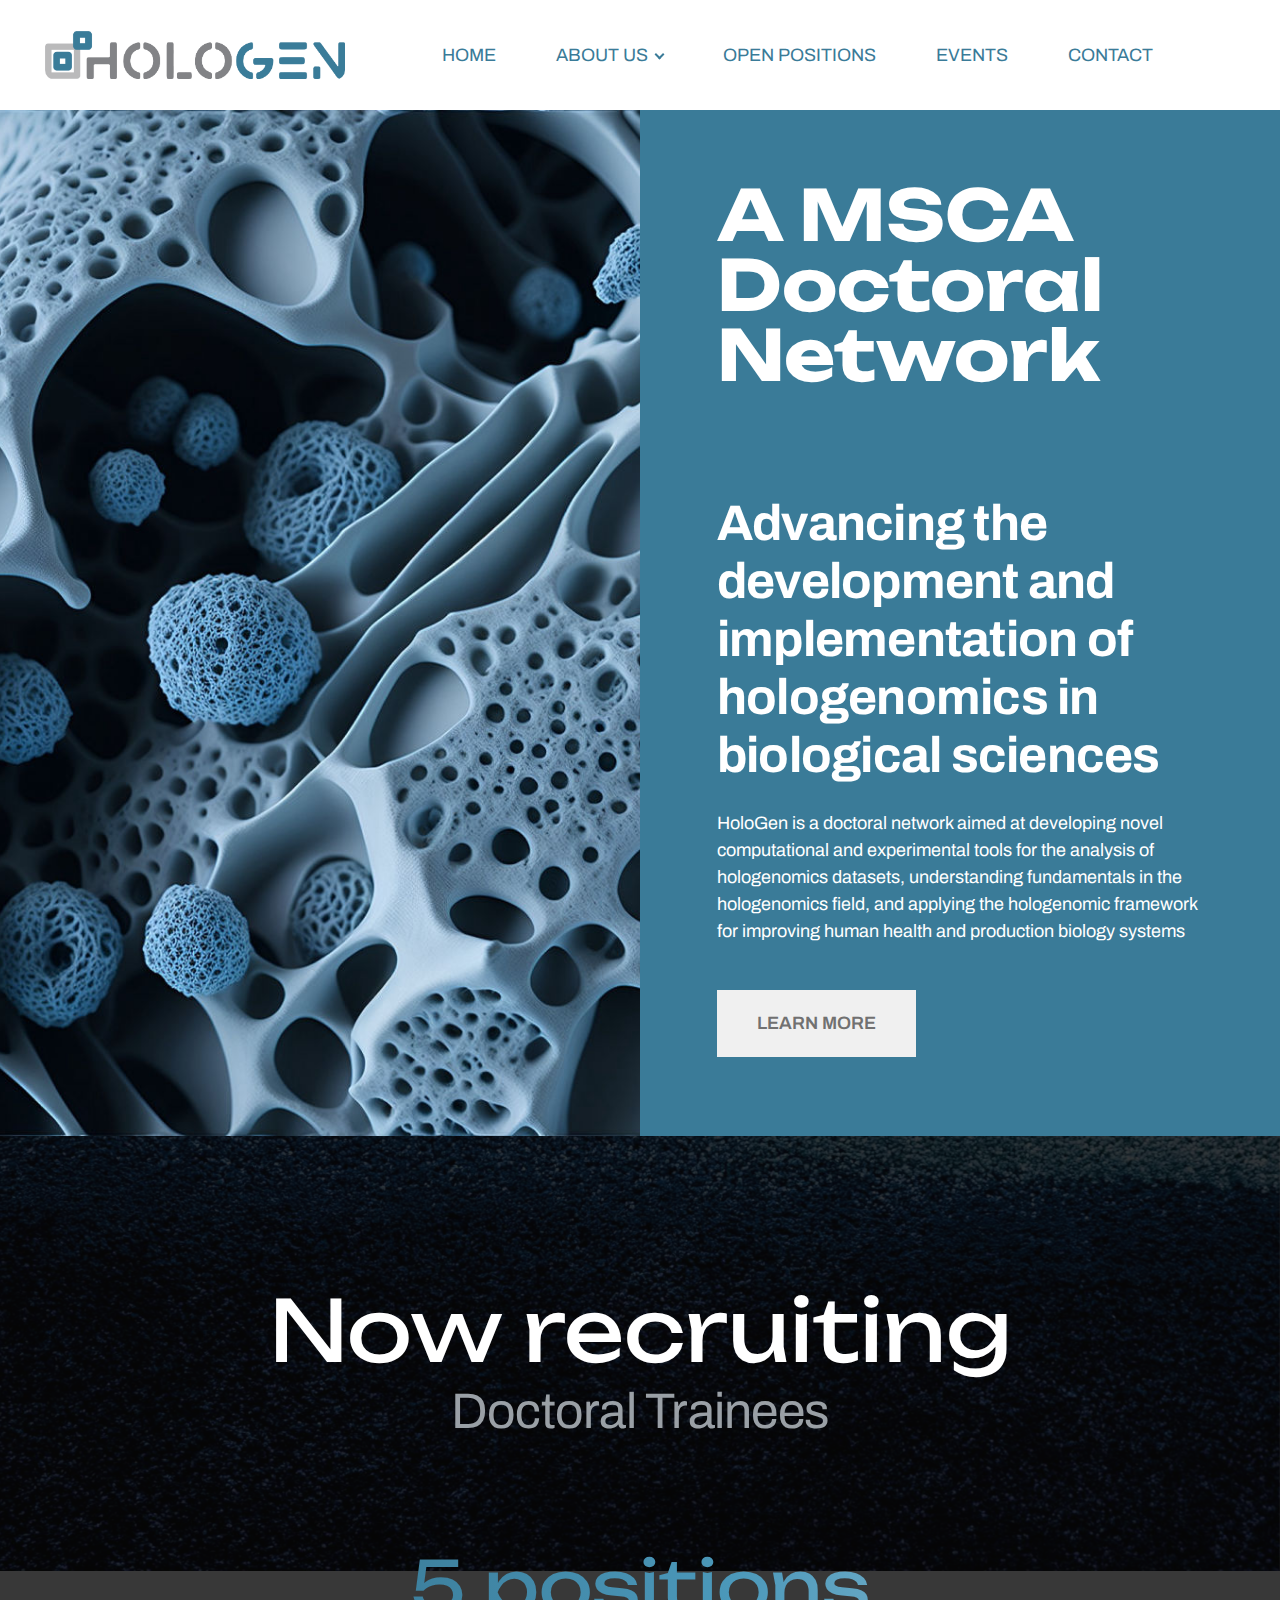
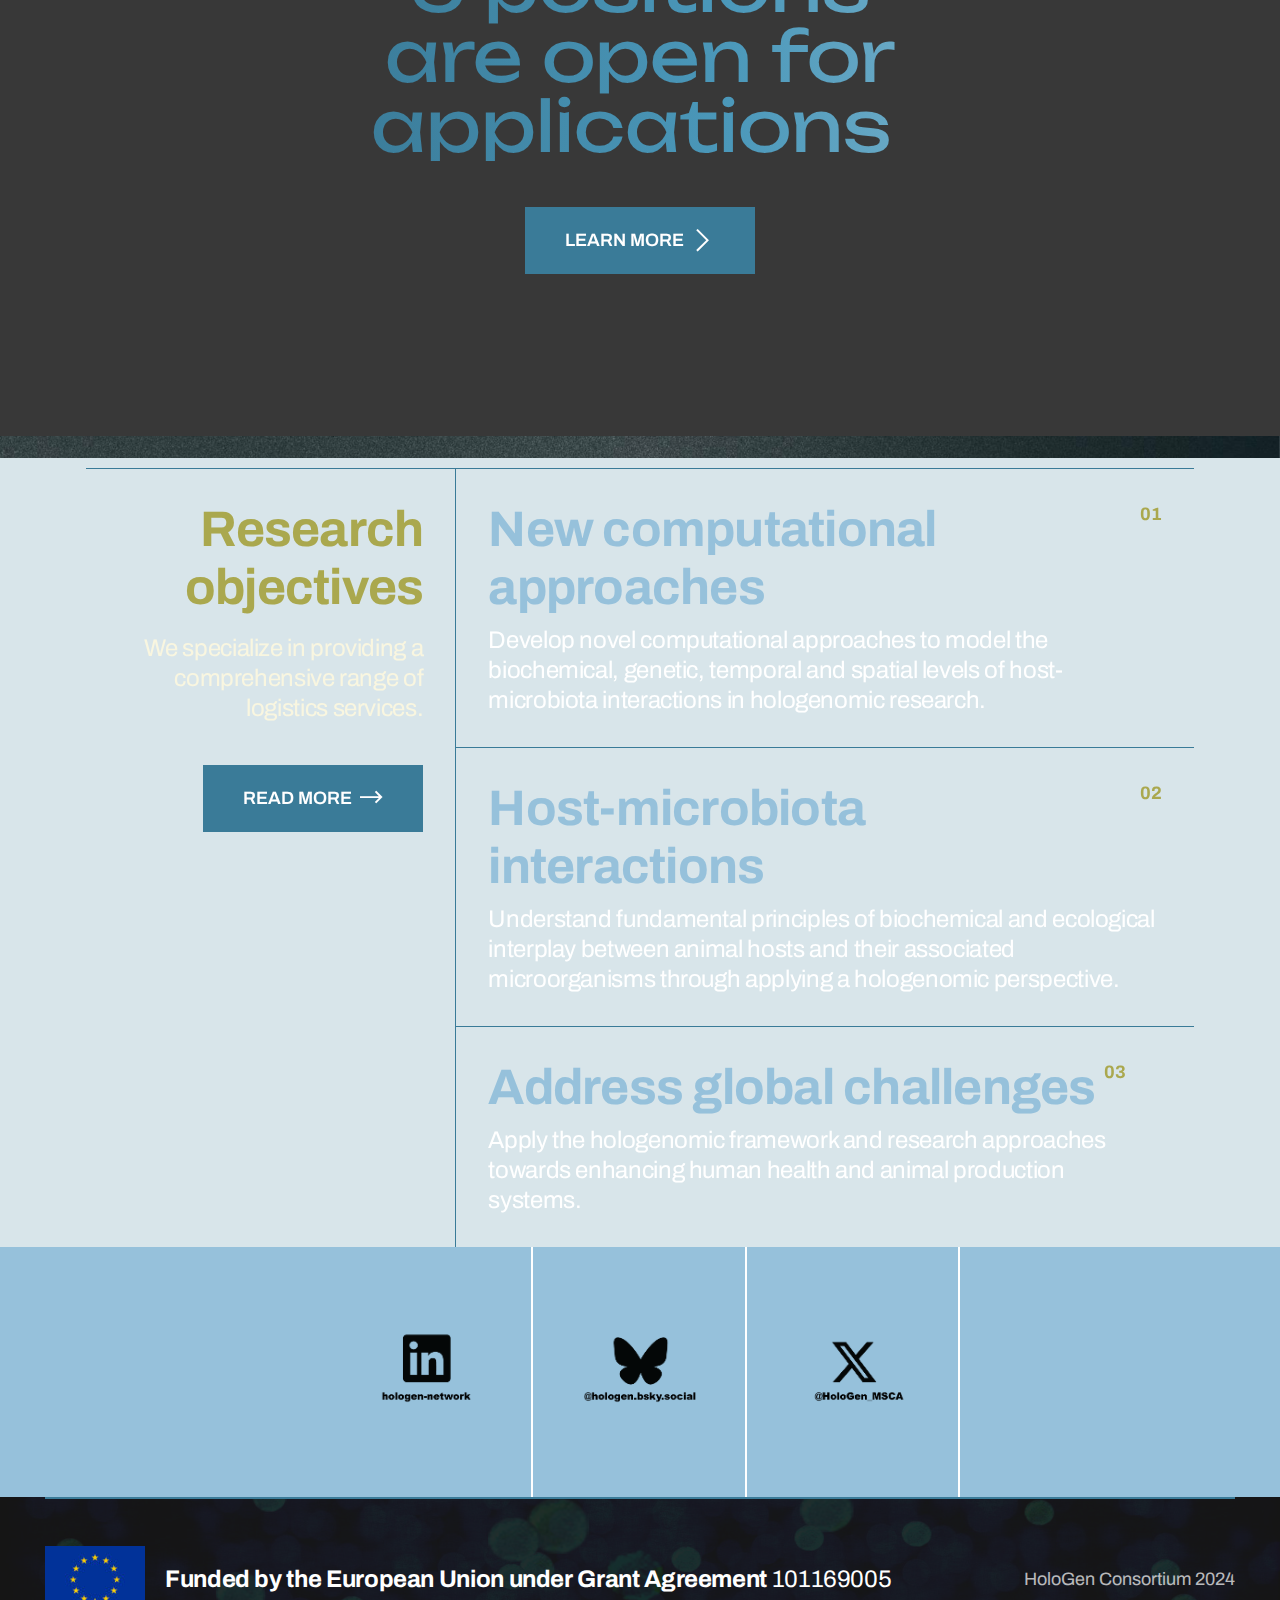
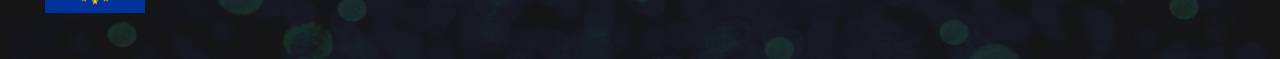
<file: index.html>
<!DOCTYPE html>
<html  >
<head>
  
  <meta charset="UTF-8">
  <meta http-equiv="X-UA-Compatible" content="IE=edge">
  
  <meta name="viewport" content="width=device-width, initial-scale=1, minimum-scale=1">
  <link rel="shortcut icon" href="assets/images/hologen-favicon-128x130.png" type="image/x-icon">
  <meta name="description" content="">
  
  
  <title>Home</title>
  <link rel="stylesheet" href="assets/web/assets/mobirise-icons2/mobirise2.css">
  <link rel="stylesheet" href="assets/bootstrap/css/bootstrap.min.css">
  <link rel="stylesheet" href="assets/bootstrap/css/bootstrap-grid.min.css">
  <link rel="stylesheet" href="assets/bootstrap/css/bootstrap-reboot.min.css">
  <link rel="stylesheet" href="assets/parallax/jarallax.css">
  <link rel="stylesheet" href="assets/dropdown/css/style.css">
  <link rel="stylesheet" href="assets/socicon/css/styles.css">
  <link rel="stylesheet" href="assets/theme/css/style.css">
  <link rel="preload" href="https://fonts.googleapis.com/css?family=Unbounded:200,300,400,500,600,700,800,900&display=swap" as="style" onload="this.onload=null;this.rel='stylesheet'">
  <noscript><link rel="stylesheet" href="https://fonts.googleapis.com/css?family=Unbounded:200,300,400,500,600,700,800,900&display=swap"></noscript>
  <link rel="preload" href="https://fonts.googleapis.com/css?family=Archivo:100,200,300,400,500,600,700,800,900,100i,200i,300i,400i,500i,600i,700i,800i,900i&display=swap" as="style" onload="this.onload=null;this.rel='stylesheet'">
  <noscript><link rel="stylesheet" href="https://fonts.googleapis.com/css?family=Archivo:100,200,300,400,500,600,700,800,900,100i,200i,300i,400i,500i,600i,700i,800i,900i&display=swap"></noscript>
  <link rel="preload" as="style" href="assets/mobirise/css/mbr-additional.css?v=aC4kRt"><link rel="stylesheet" href="assets/mobirise/css/mbr-additional.css?v=aC4kRt" type="text/css">

  
  
  
</head>
<body>
  
  <section data-bs-version="5.1" class="menu menu01 divem5 cid-ukWJNv6UZV" once="menu" id="menu01-0">

    

    <nav class="navbar navbar-dropdown navbar-expand-lg">
        <div class="menu_box container-fluid">
            <div class="navbar-brand d-flex">
                <span class="navbar-logo">
                    <a href="index.html">
                        <img src="assets/images/hologen-logo-web-1000x160.png" alt="">
                    </a>
                </span>
                
                <button class="navbar-toggler" type="button" data-toggle="collapse" data-bs-toggle="collapse" data-target="#navbarSupportedContent" data-bs-target="#navbarSupportedContent" aria-controls="navbarNavAltMarkup" aria-expanded="false" aria-label="Toggle navigation">
                    <div class="hamburger">
                        <span></span>
                        <span></span>
                        <span></span>
                        <span></span>
                    </div>
                </button>
            </div>
            <div class="collapse navbar-collapse" id="navbarSupportedContent">
                <ul class="navbar-nav nav-dropdown nav-right" data-app-modern-menu="true"><li class="nav-item">
                        <a class="nav-link link text-primary display-4" href="index.html">
                            HOME
                        </a>
                    </li>
                    <li class="nav-item dropdown">
                        <a class="nav-link link text-primary dropdown-toggle display-4" href="#" data-toggle="dropdown-submenu" data-bs-toggle="dropdown" data-bs-auto-close="outside" aria-expanded="true">ABOUT US</a><div class="dropdown-menu" aria-labelledby="dropdown-214"><a class="text-primary show dropdown-item display-4" href="concept.html">Concept</a><a class="text-primary dropdown-item display-4" href="consortium.html">Consortium</a><a class="text-primary dropdown-item display-4" href="trainees.html">Trainees</a><a class="text-primary dropdown-item display-4" href="supervisors.html">Supervisors</a></div>
                    </li>
                    <li class="nav-item"><a class="nav-link link text-primary display-4" href="positions.html" aria-expanded="false">OPEN POSITIONS</a></li>
                    <li class="nav-item">
                        <a class="nav-link link text-primary display-4" href="events.html">EVENTS</a>
                    </li>
                    <li class="nav-item">
                        <a class="nav-link link text-primary display-4" href="contact.html">
                            CONTACT</a>
                    </li></ul>
                

                
            </div>
            
        </div>
    </nav>
</section>

<section data-bs-version="5.1" class="article04 divem5 cid-ulCXGBh31F" id="article04-6">
    
    

    <div class="container-fluid">
        <div class="row">
            <div class="col-12 col-lg-6 card">
                <div class="image-wrapper">
                    <img src="assets/images/mbr-1451x1087.jpg" alt="">
                </div>
            </div>
            <div class="col-12 col-lg-6 card">
                <div class="title-wrapper">
                    <h2 class="mbr-section-title mbr-fonts-style display-2"><strong>A MSCA Doctoral Network</strong></h2>
                    
                    <h3 class="mbr-section-subtitle mbr-fonts-style display-5"><strong>Advancing the development and implementation of hologenomics in biological sciences</strong></h3>
                    <p class="mbr-text mbr-fonts-style display-4">
                        HoloGen is a doctoral network aimed at developing novel computational and experimental tools for the analysis of hologenomics datasets, understanding fundamentals in the hologenomics field, and applying the hologenomic framework for improving human health and production biology systems
                    </p>
                    <div class="mbr-section-btn"><a class="btn btn-info display-4" href="concept.html">
                            LEARN MORE
                        </a></div>
                </div>
            </div>
        </div>
    </div>
</section>

<section data-bs-version="5.1" class="header02 progressm5 cid-ulDdj1aQAI mbr-fullscreen mbr-parallax-background" id="header02-t">
	

	
	<div class="mbr-overlay" style="opacity: 0.8; background-color: rgb(6, 6, 6);"></div>

	<div class="container-fluid">
		<div class="row">
			<div class="col-12">
				<div class="content-wrapper">
					<h1 class="mbr-section-title mbr-fonts-style display-1">
						Now recruiting</h1>
					<div class="desc-wrapper">
						<p class="mbr-desc mbr-fonts-style display-5">
							Doctoral Trainees</p>
					</div>
					<div class="text-wrapper">
						<p class="mbr-text mbr-fonts-style display-2">
							5 positions are open for applications&nbsp;</p>
					</div>
					<div class="mbr-section-btn"><a class="btn btn-primary display-4" href="positions.html">
							<span class="mobi-mbri mobi-mbri-arrow-next mbr-iconfont mbr-iconfont-btn"></span>
							LEARN MORE</a></div>
				</div>
			</div>
		</div>
	</div>
</section>

<section data-bs-version="5.1" class="features01 fabm5 cid-ulGpEZr4z8 mbr-parallax-background" id="features01-17">
    

    
    <div class="mbr-overlay" style="opacity: 0.2; background-color: rgb(58, 123, 152);"></div>

    <div class="container">
        <div class="row">
            <div class="col-12 col-lg-4 card">
                <div class="content-wrapper">
                    <h2 class="mbr-section-title mbr-fonts-style display-5">
                        <strong>Research objectives</strong></h2>
                    <p class="mbr-text mbr-fonts-style display-7">
                        We specialize in providing a comprehensive range of logistics services.
                    </p>
                    <div class="mbr-section-btn"><a class="btn btn-primary display-4" href="concept.html">
                            <span class="mobi-mbri mobi-mbri-right mbr-iconfont mbr-iconfont-btn"></span>
                            READ MORE
                        </a></div>
                </div>
            </div>
            <div class="col-12 col-lg-8 card">
                <div class="items">
                    <div class="item features-without-image item-mb">
                        <div class="item-wrapper">
                            <div class="card-box">
                                <div class="title-wrapper">
                                    <div class="title-wrap">
                                        <h4 class="card-title mbr-fonts-style display-5">
                                            <strong>New computational approaches</strong></h4>
                                        <p class="card-number mbr-fonts-style display-4">
                                            <strong>01</strong>
                                        </p>
                                    </div>
                                </div>
                                <p class="card-text mbr-fonts-style display-7">
                                    Develop novel computational approaches to model the biochemical, genetic, temporal and spatial levels of host-microbiota interactions in hologenomic research.
                                </p>
                            </div>
                        </div>
                    </div>
                    <div class="item features-without-image item-mb">
                        <div class="item-wrapper">
                            <div class="card-box">
                                <div class="title-wrapper">
                                    <div class="title-wrap">
                                        <h4 class="card-title mbr-fonts-style display-5">
                                            <strong>Host-microbiota interactions</strong></h4>
                                        <p class="card-number mbr-fonts-style display-4">
                                            <strong>02</strong>
                                        </p>
                                    </div>
                                </div>
                                <p class="card-text mbr-fonts-style display-7">
                                    Understand fundamental principles of biochemical and ecological interplay between animal hosts and their associated microorganisms through applying a hologenomic perspective.
                                </p>
                            </div>
                        </div>
                    </div>
                    <div class="item features-without-image item-mb">
                        <div class="item-wrapper">
                            <div class="card-box">
                                <div class="title-wrapper">
                                    <div class="title-wrap">
                                        <h4 class="card-title mbr-fonts-style display-5">
                                            <strong>Address global challenges</strong></h4>
                                        <p class="card-number mbr-fonts-style display-4">
                                            <strong>03</strong>
                                        </p>
                                    </div>
                                </div>
                                <p class="card-text mbr-fonts-style display-7">
                                    Apply the hologenomic framework and research approaches towards enhancing human health and animal production systems.
                                </p>
                            </div>
                        </div>
                    </div>
                    
                </div>
            </div>
        </div>
    </div>
</section>

<section data-bs-version="5.1" class="clients01 divem5 cid-unRMt2poG2" id="clients01-1m">
    

    
    

    <div class="container-fluid">
        <div class="row">
            <div class="item features-image col-12 col-lg-2 col-md-6 active">
                <div class="item-wrapper">
                    <a href="http://www.linkedin.com/company/hologen-network" target="_blank">
                        <div class="item-img">
                            <img src="assets/images/hologen-linkedin-349x349.png" alt="Hologen in LinkedIn">
                        </div>
                    </a>
                </div>
            </div>
            
            
            <div class="item features-image col-12 col-lg-2 col-md-6">
                <div class="item-wrapper">
                    <a href="https://bsky.app/" target="_blank">
                        <div class="item-img">
                            <img src="assets/images/hologen-bluesky-349x349.png" alt="Hologen in Bluesky" data-slide-to="3" data-bs-slide-to="3">
                        </div>
                    </a>
                </div>
            </div>
            
            <div class="item features-image col-12 col-lg-2 col-md-6">
                <div class="item-wrapper">
                    <a href="https://x.com/HoloGen_MSCA" target="_blank">
                        <div class="item-img">
                            <img src="assets/images/hologen-x-349x349.png" alt="Hologen in Twitter">
                        </div>
                    </a>
                </div>
            </div>
        </div>
    </div>
</section>

<section data-bs-version="5.1" class="footer01 divem5 cid-ulCUPQgLkT" once="footers" id="footer01-4">
    

    
    <div class="mbr-overlay" style="opacity: 0.9; background-color: rgb(23, 23, 23);"></div>

    <div class="container-fluid">
        <div class="row">
            
            
            <div class="col-12">
                <div class="copy-wrapper">
                    <a class="logo-wrapper" href="#">
                        <img src="assets/images/eu-flag-120x80.jpg" alt="">
                        <p class="mbr-brand mbr-fonts-style display-7">
                           <strong>Funded by the European Union under Grant Agreement&nbsp;</strong>101169005</p>
                    </a>
                    <p class="mbr-copy mbr-fonts-style display-4">
                        HoloGen Consortium 2024</p>
                </div>
            </div>
        </div>
    </div>
</section>


<script src="assets/bootstrap/js/bootstrap.bundle.min.js"></script>
  <script src="assets/parallax/jarallax.js"></script>
  <script src="assets/smoothscroll/smooth-scroll.js"></script>
  <script src="assets/ytplayer/index.js"></script>
  <script src="assets/dropdown/js/navbar-dropdown.js"></script>
  <script src="assets/theme/js/script.js"></script>
  
  
  
</body>
</html>
</file>
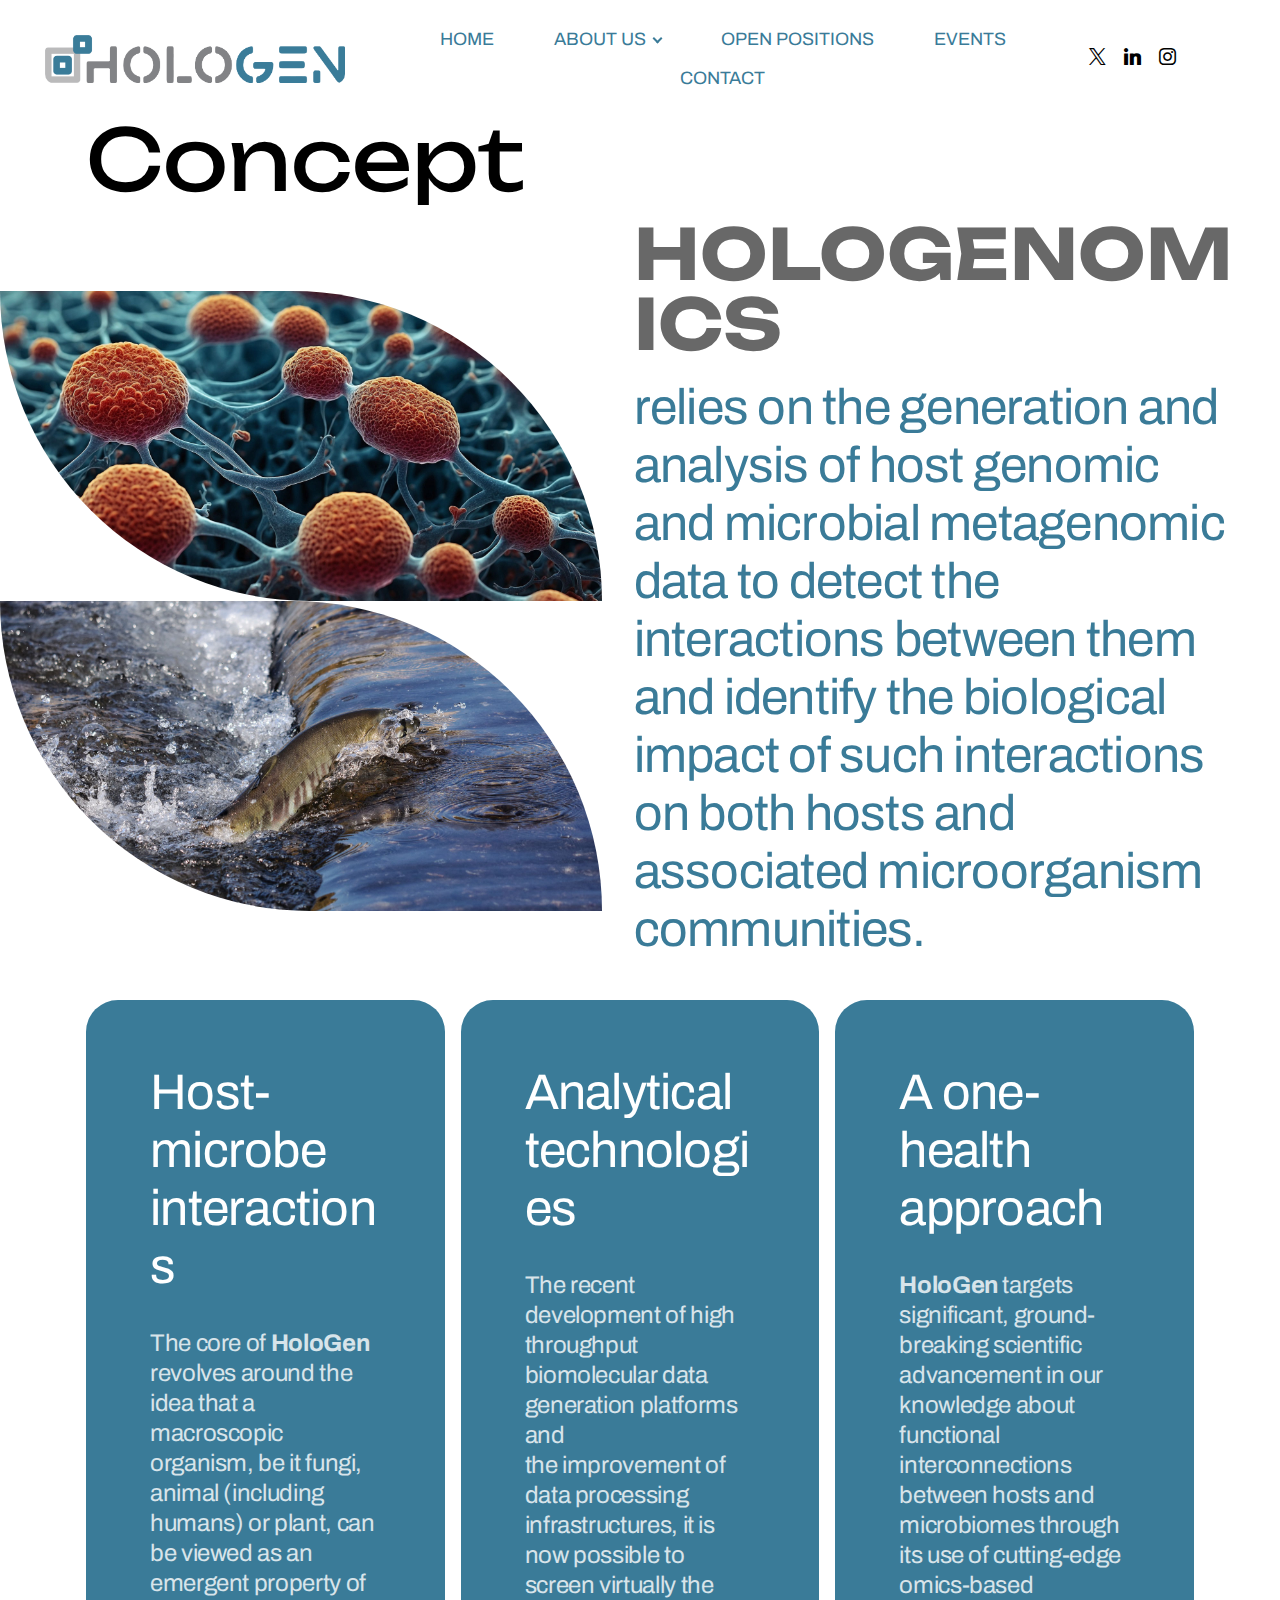
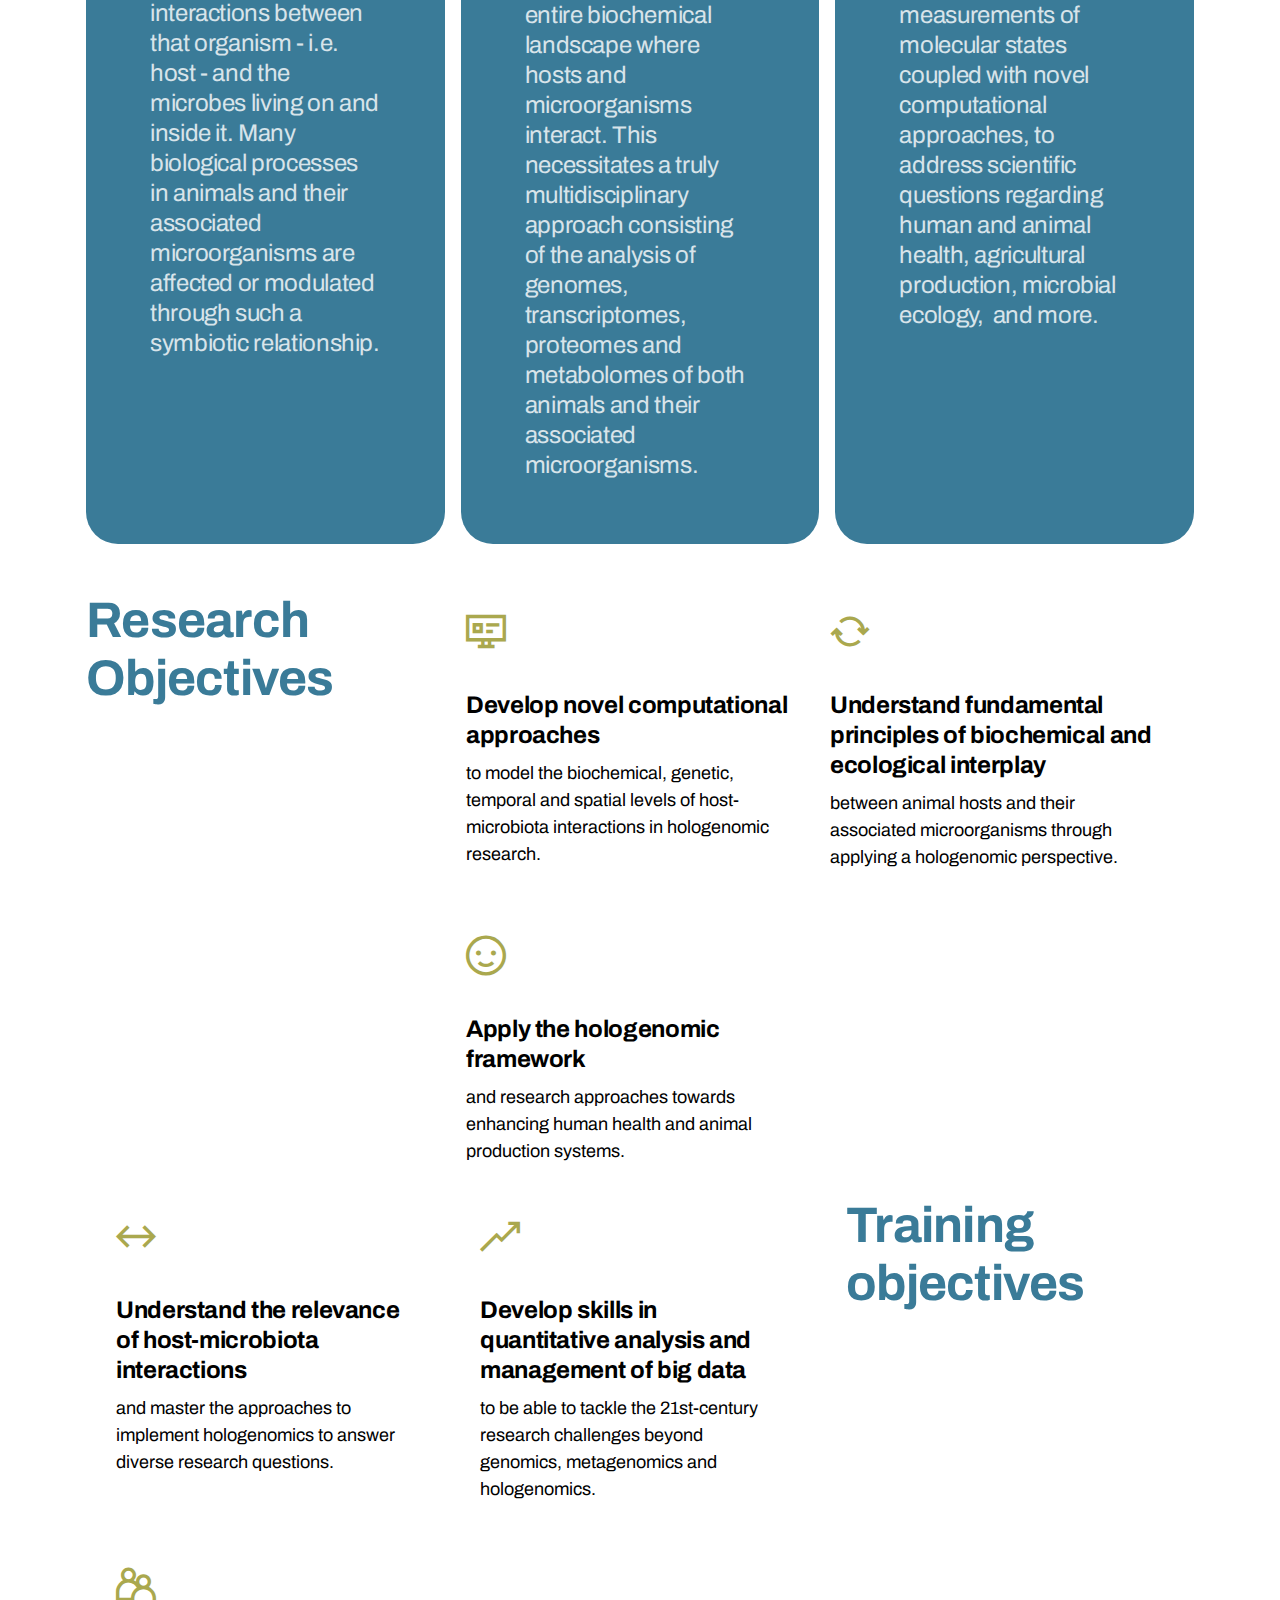
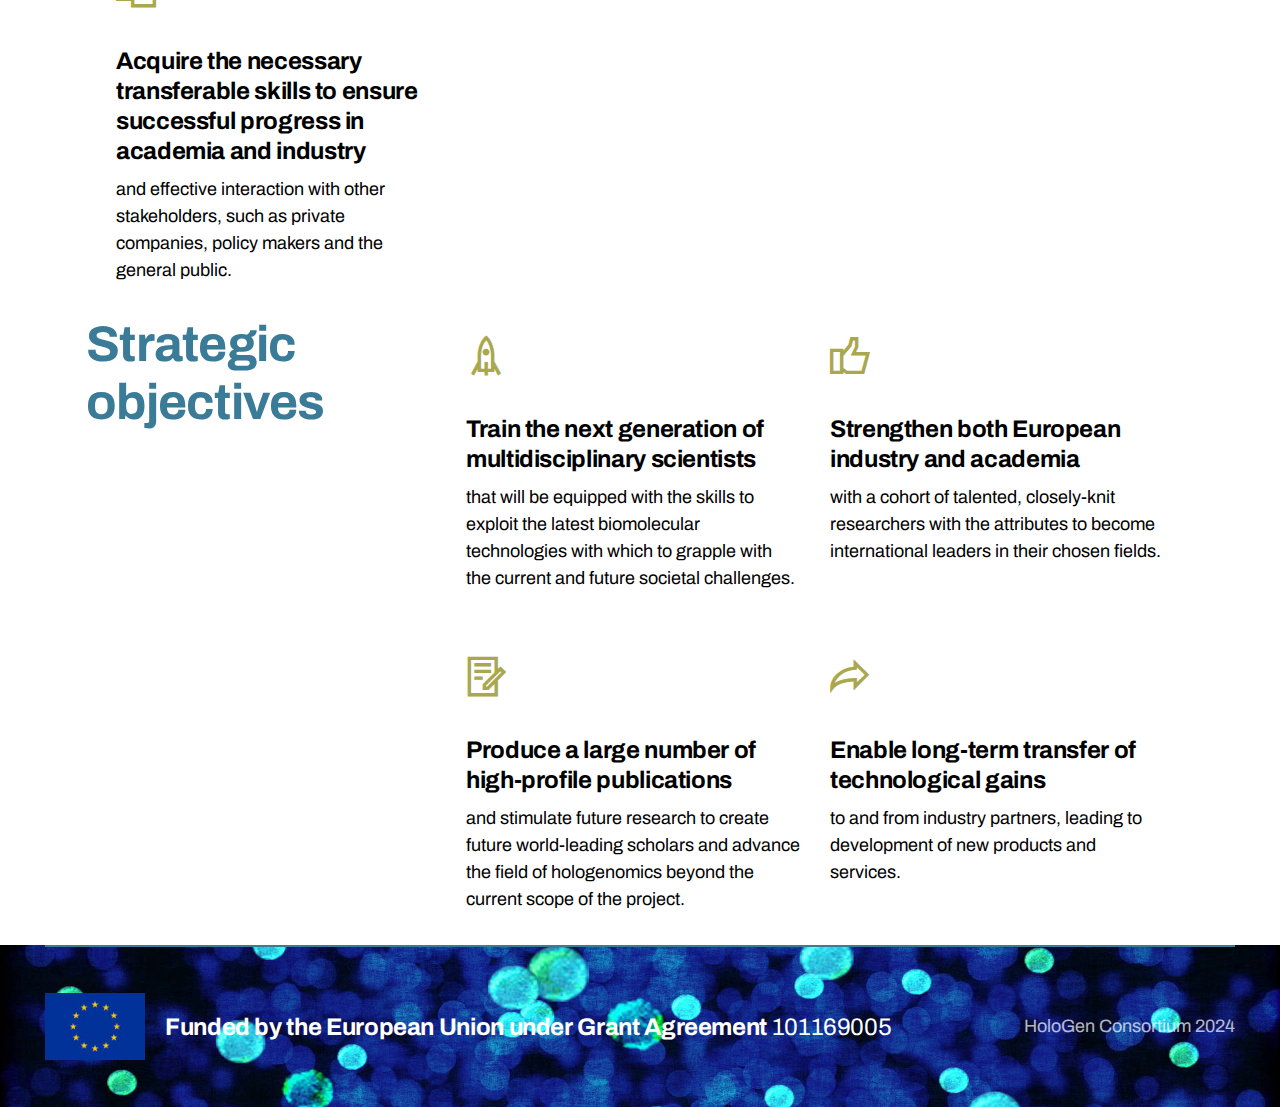
<file: concept.html>
<!DOCTYPE html>
<html  >
<head>
  
  <meta charset="UTF-8">
  <meta http-equiv="X-UA-Compatible" content="IE=edge">
  
  <meta name="viewport" content="width=device-width, initial-scale=1, minimum-scale=1">
  <link rel="shortcut icon" href="assets/images/hologen-favicon-128x130.png" type="image/x-icon">
  <meta name="description" content="">
  
  
  <title>Concept</title>
  <link rel="stylesheet" href="assets/web/assets/mobirise-icons2/mobirise2.css">
  <link rel="stylesheet" href="assets/bootstrap/css/bootstrap.min.css">
  <link rel="stylesheet" href="assets/bootstrap/css/bootstrap-grid.min.css">
  <link rel="stylesheet" href="assets/bootstrap/css/bootstrap-reboot.min.css">
  <link rel="stylesheet" href="assets/dropdown/css/style.css">
  <link rel="stylesheet" href="assets/socicon/css/styles.css">
  <link rel="stylesheet" href="assets/theme/css/style.css">
  <link rel="preload" href="https://fonts.googleapis.com/css?family=Unbounded:200,300,400,500,600,700,800,900&display=swap" as="style" onload="this.onload=null;this.rel='stylesheet'">
  <noscript><link rel="stylesheet" href="https://fonts.googleapis.com/css?family=Unbounded:200,300,400,500,600,700,800,900&display=swap"></noscript>
  <link rel="preload" href="https://fonts.googleapis.com/css?family=Archivo:100,200,300,400,500,600,700,800,900,100i,200i,300i,400i,500i,600i,700i,800i,900i&display=swap" as="style" onload="this.onload=null;this.rel='stylesheet'">
  <noscript><link rel="stylesheet" href="https://fonts.googleapis.com/css?family=Archivo:100,200,300,400,500,600,700,800,900,100i,200i,300i,400i,500i,600i,700i,800i,900i&display=swap"></noscript>
  <link rel="preload" as="style" href="assets/mobirise/css/mbr-additional.css?v=aPAkpB"><link rel="stylesheet" href="assets/mobirise/css/mbr-additional.css?v=aPAkpB" type="text/css">

  
  
  
</head>
<body>
  
  <section data-bs-version="5.1" class="menu menu01 divem5 cid-ukWJNv6UZV" once="menu" id="menu01-7">

    

    <nav class="navbar navbar-dropdown navbar-expand-lg">
        <div class="menu_box container-fluid">
            <div class="navbar-brand d-flex">
                <span class="navbar-logo">
                    <a href="index.html">
                        <img src="assets/images/hologen-logo-web-1000x160.png" alt="">
                    </a>
                </span>
                
                <button class="navbar-toggler" type="button" data-toggle="collapse" data-bs-toggle="collapse" data-target="#navbarSupportedContent" data-bs-target="#navbarSupportedContent" aria-controls="navbarNavAltMarkup" aria-expanded="false" aria-label="Toggle navigation">
                    <div class="hamburger">
                        <span></span>
                        <span></span>
                        <span></span>
                        <span></span>
                    </div>
                </button>
            </div>
            <div class="collapse navbar-collapse" id="navbarSupportedContent">
                <ul class="navbar-nav nav-dropdown nav-right" data-app-modern-menu="true"><li class="nav-item">
                        <a class="nav-link link text-primary display-4" href="index.html">
                            HOME
                        </a>
                    </li>
                    <li class="nav-item dropdown open">
                        <a class="nav-link link text-primary dropdown-toggle display-4" href="#" data-toggle="dropdown-submenu" data-bs-toggle="dropdown" data-bs-auto-close="outside" aria-expanded="true">ABOUT US</a><div class="dropdown-menu" aria-labelledby="dropdown-214"><a class="text-primary show dropdown-item display-4" href="concept.html">Concept</a><a class="text-primary dropdown-item display-4" href="consortium.html">Consortium</a><a class="text-primary dropdown-item display-4" href="trainees.html">Trainees</a><a class="text-primary dropdown-item display-4" href="supervisors.html">Supervisors</a></div>
                    </li>
                    <li class="nav-item"><a class="nav-link link text-primary display-4" href="positions.html" aria-expanded="false">OPEN POSITIONS</a></li>
                    <li class="nav-item">
                        <a class="nav-link link text-primary display-4" href="events.html">EVENTS</a>
                    </li>
                    <li class="nav-item">
                        <a class="nav-link link text-primary display-4" href="contact.html">
                            CONTACT</a>
                    </li></ul>
                <div class="icons-menu-main">
                    <a class="iconfont-wrapper" href="#" target="_blank">
                        <span class="p-2 mbr-iconfont socicon-twitter socicon"></span>
                    </a>
                    <a class="iconfont-wrapper" href="#" target="_blank">
                        <span class="p-2 mbr-iconfont socicon-linkedin socicon"></span>
                    </a>
                    <a class="iconfont-wrapper" href="#" target="_blank">
                        <span class="p-2 mbr-iconfont socicon-instagram socicon"></span>
                    </a>
                    
                </div>

                
            </div>
            
        </div>
    </nav>
</section>

<section data-bs-version="5.1" class="header3 factm5 cid-ulGl6reG8g" id="aheader3-12">

    

    
    

    <div class="container">
        <div class="content-container">
            <div class="item-left">
                <h1 class="mbr-section-title mbr-fonts-style mb-0 display-1">
                    Concept</h1>
                
            </div>
            
        </div>
    </div>
</section>

<section data-bs-version="5.1" class="article01 divem5 cid-ulD5i35J8X" id="article01-a">
    

    
    

    <div class="container-fluid">
        <div class="row">
            <div class="col-12 col-lg-6 card">
                <div class="image-wrapper">
                    <img src="assets/images/mbr-1876x1407.jpg" alt="">
                    <img src="assets/images/mbr-1876x1251.jpg" alt="">
                </div>
            </div>
            <div class="col-12 col-lg-6 card">
                <div class="title-wrapper">
                    <h2 class="mbr-section-title mbr-fonts-style display-2">
                        <strong>HOLOGENOMICS</strong></h2>
                    <p class="mbr-text mbr-fonts-style display-5">
                        relies on the generation and analysis of host genomic and microbial metagenomic data to detect the interactions between them and identify the biological impact of such interactions on both hosts and associated microorganism communities.
                    </p>
                    
                </div>
            </div>
        </div>
    </div>
</section>

<section data-bs-version="5.1" class="features03 merchm5 cid-ulGntcmVoY" id="features03-15">
    

    
    

    <div class="container">
        <div class="row">
            <div class="col-12">
                
            </div>
            <div class="col-12">
                <div class="items-wrapper">
                    <div class="item features-without-image item-mb">
                        <div class="item-wrapper">
                            <div class="card-box">
                                <h4 class="item-title mbr-fonts-style display-5">
                                    Host-microbe interactions</h4>
                                <p class="item-text mbr-fonts-style display-7">
                                    The core of <strong>HoloGen</strong> revolves around the idea that a macroscopic organism, be it fungi, animal (including humans) or plant, can be viewed as an emergent property of interactions between that organism - i.e. host - and the microbes living on and inside it.&nbsp;Many biological processes in animals and their associated microorganisms are affected or modulated through such a symbiotic relationship. </p>
                            </div>
                        </div>
                    </div>
                    <div class="item features-without-image item-mb">
                        <div class="item-wrapper">
                            <div class="card-box">
                                <h4 class="item-title mbr-fonts-style display-5">
                                    Analytical technologies<br></h4>
                                <p class="item-text mbr-fonts-style display-7">
                                    The recent development of high throughput biomolecular data generation platforms and <br> the improvement of data processing infrastructures, it is now possible to screen virtually the entire biochemical landscape where hosts and microorganisms interact. This necessitates a truly multidisciplinary approach consisting of the analysis of genomes, transcriptomes, proteomes and metabolomes of both animals and their associated microorganisms.</p>
                            </div>
                        </div>
                    </div>
                    <div class="item features-without-image item-mb">
                        <div class="item-wrapper">
                            <div class="card-box">
                                <h4 class="item-title mbr-fonts-style display-5">
                                    A one-health approach</h4>
                                <p class="item-text mbr-fonts-style display-7"><strong>
                                    HoloGen</strong> targets significant, ground-breaking scientific advancement in our knowledge about functional interconnections between hosts and microbiomes through its use of cutting-edge omics-based measurements of molecular states coupled with novel computational approaches, to address scientific questions regarding human and animal health, agricultural production, microbial ecology,&nbsp; and more.</p>
                            </div>
                        </div>
                    </div>
                </div>
            </div>
        </div>
    </div>
</section>

<section data-bs-version="5.1" class="features02 divem5 cid-ulGl04L1cC" id="features02-11">
    

    
    

    <div class="container">
        <div class="row">
            <div class="col-12 col-lg-4">
                <div class="title-wrapper">
                    <h2 class="mbr-section-title mbr-fonts-style display-5">
                        <strong>Research Objectives</strong></h2>
                </div>
            </div>
            <div class="col-12 col-lg-8">
                <div class="items">
                    <div class="item features-without-image item-mb">
                        <div class="item-wrapper">
                            <div class="card-box">
                                <div class="icon-wrapper">
                                    <span class="mbr-iconfont mobi-mbri-sites mobi-mbri"></span>
                                </div>
                                <h4 class="item-title mbr-fonts-style display-7"><strong>Develop novel computational approaches</strong></h4>
                                <p class="mbr-text mbr-fonts-style display-4">to model the biochemical, genetic, temporal and spatial levels of host-microbiota interactions in hologenomic research.<br></p>
                            </div>
                        </div>
                    </div>
                    <div class="item features-without-image item-mb">
                        <div class="item-wrapper">
                            <div class="card-box">
                                <div class="icon-wrapper">
                                    <span class="mbr-iconfont mobi-mbri-update mobi-mbri"></span>
                                </div>
                                <h4 class="item-title mbr-fonts-style display-7"><strong>Understand fundamental principles of biochemical and ecological interplay</strong></h4>
                                <p class="mbr-text mbr-fonts-style display-4">between animal hosts and their associated microorganisms through applying a hologenomic perspective.<br></p>
                            </div>
                        </div>
                    </div>
                    <div class="item features-without-image item-mb">
                        <div class="item-wrapper">
                            <div class="card-box">
                                <div class="icon-wrapper">
                                    <span class="mbr-iconfont mobi-mbri-smile-face mobi-mbri"></span>
                                </div>
                                <h4 class="item-title mbr-fonts-style display-7"><strong>Apply the hologenomic framework</strong></h4>
                                <p class="mbr-text mbr-fonts-style display-4">and research approaches towards enhancing human health and animal production systems.<br></p>
                            </div>
                        </div>
                    </div>
                    
                </div>
            </div>
        </div>
    </div>
</section>

<section data-bs-version="5.1" class="features02 divem5 cid-ulGlK85B0e" id="features02-13">
    

    
    

    <div class="container">
        <div class="row flex-row-reverse">
            <div class="col-12 col-lg-4">
                <div class="title-wrapper">
                    <h2 class="mbr-section-title mbr-fonts-style display-5">
                        <strong>Training objectives</strong></h2>
                </div>
            </div>
            <div class="col-12 col-lg-8">
                <div class="items">
                    <div class="item features-without-image item-mb">
                        <div class="item-wrapper">
                            <div class="card-box">
                                <div class="icon-wrapper">
                                    <span class="mbr-iconfont mobi-mbri-left-right mobi-mbri"></span>
                                </div>
                                <h4 class="item-title mbr-fonts-style display-7"><strong>Understand the relevance of host-microbiota interactions</strong></h4>
                                <p class="mbr-text mbr-fonts-style display-4">and master the approaches to implement hologenomics to answer diverse research questions.<br></p>
                            </div>
                        </div>
                    </div>
                    <div class="item features-without-image item-mb">
                        <div class="item-wrapper">
                            <div class="card-box">
                                <div class="icon-wrapper">
                                    <span class="mbr-iconfont mobi-mbri-growing-chart mobi-mbri"></span>
                                </div>
                                <h4 class="item-title mbr-fonts-style display-7"><strong>Develop skills in quantitative analysis and management of big data</strong></h4>
                                <p class="mbr-text mbr-fonts-style display-4">
                                    to be able to tackle the 21st-century research challenges beyond genomics, metagenomics and hologenomics.
                                </p>
                            </div>
                        </div>
                    </div>
                    <div class="item features-without-image item-mb">
                        <div class="item-wrapper">
                            <div class="card-box">
                                <div class="icon-wrapper">
                                    <span class="mbr-iconfont mobi-mbri-users mobi-mbri"></span>
                                </div>
                                <h4 class="item-title mbr-fonts-style display-7"><strong>Acquire the necessary transferable skills to ensure successful progress in academia and industry</strong></h4>
                                <p class="mbr-text mbr-fonts-style display-4">and effective interaction with other stakeholders, such as private companies, policy makers and the general public.<br></p>
                            </div>
                        </div>
                    </div>
                    
                </div>
            </div>
        </div>
    </div>
</section>

<section data-bs-version="5.1" class="features02 divem5 cid-ulGmksNGvW" id="features02-14">
    

    
    

    <div class="container">
        <div class="row">
            <div class="col-12 col-lg-4">
                <div class="title-wrapper">
                    <h2 class="mbr-section-title mbr-fonts-style display-5">
                        <strong>Strategic objectives</strong></h2>
                </div>
            </div>
            <div class="col-12 col-lg-8">
                <div class="items">
                    <div class="item features-without-image item-mb">
                        <div class="item-wrapper">
                            <div class="card-box">
                                <div class="icon-wrapper">
                                    <span class="mbr-iconfont mobi-mbri-rocket mobi-mbri"></span>
                                </div>
                                <h4 class="item-title mbr-fonts-style display-7"><strong>Train the next generation of multidisciplinary scientists</strong></h4>
                                <p class="mbr-text mbr-fonts-style display-4">that will be equipped with the skills to exploit the latest biomolecular technologies with which to grapple with the current and future societal challenges.<br></p>
                            </div>
                        </div>
                    </div>
                    <div class="item features-without-image item-mb">
                        <div class="item-wrapper">
                            <div class="card-box">
                                <div class="icon-wrapper">
                                    <span class="mbr-iconfont mobi-mbri-like mobi-mbri"></span>
                                </div>
                                <h4 class="item-title mbr-fonts-style display-7"><strong>Strengthen both European industry and academia</strong></h4>
                                <p class="mbr-text mbr-fonts-style display-4">with a cohort of talented, closely-knit researchers with the attributes to become international leaders in their chosen fields.<br></p>
                            </div>
                        </div>
                    </div>
                    <div class="item features-without-image item-mb">
                        <div class="item-wrapper">
                            <div class="card-box">
                                <div class="icon-wrapper">
                                    <span class="mbr-iconfont mobi-mbri-contact-form mobi-mbri"></span>
                                </div>
                                <h4 class="item-title mbr-fonts-style display-7"><strong>Produce a large number of high-profile publications</strong></h4>
                                <p class="mbr-text mbr-fonts-style display-4">
                                    and stimulate future research to create future world-leading scholars and advance the field of hologenomics beyond the current scope of the project.
                                </p>
                            </div>
                        </div>
                    </div>
                    <div class="item features-without-image item-mb">
                        <div class="item-wrapper">
                            <div class="card-box">
                                <div class="icon-wrapper">
                                    <span class="mbr-iconfont mobi-mbri-share mobi-mbri"></span>
                                </div>
                                <h4 class="item-title mbr-fonts-style display-7"><strong>Enable long-term transfer of technological gains</strong></h4>
                                <p class="mbr-text mbr-fonts-style display-4">to and from industry partners, leading to development of new products and services.<br></p>
                            </div>
                        </div>
                    </div>
                </div>
            </div>
        </div>
    </div>
</section>

<section data-bs-version="5.1" class="footer01 divem5 cid-ulCUPQgLkT" once="footers" id="footer01-8">
    

    
    

    <div class="container-fluid">
        <div class="row">
            
            
            <div class="col-12">
                <div class="copy-wrapper">
                    <a class="logo-wrapper" href="#">
                        <img src="assets/images/eu-flag-120x80.jpg" alt="">
                        <p class="mbr-brand mbr-fonts-style display-7">
                           <strong>Funded by the European Union under Grant Agreement&nbsp;</strong>101169005</p>
                    </a>
                    <p class="mbr-copy mbr-fonts-style display-4">
                        HoloGen Consortium 2024</p>
                </div>
            </div>
        </div>
    </div>
</section>


<script src="assets/bootstrap/js/bootstrap.bundle.min.js"></script>
  <script src="assets/smoothscroll/smooth-scroll.js"></script>
  <script src="assets/ytplayer/index.js"></script>
  <script src="assets/dropdown/js/navbar-dropdown.js"></script>
  <script src="assets/theme/js/script.js"></script>
  
  
  
</body>
</html>
</file>
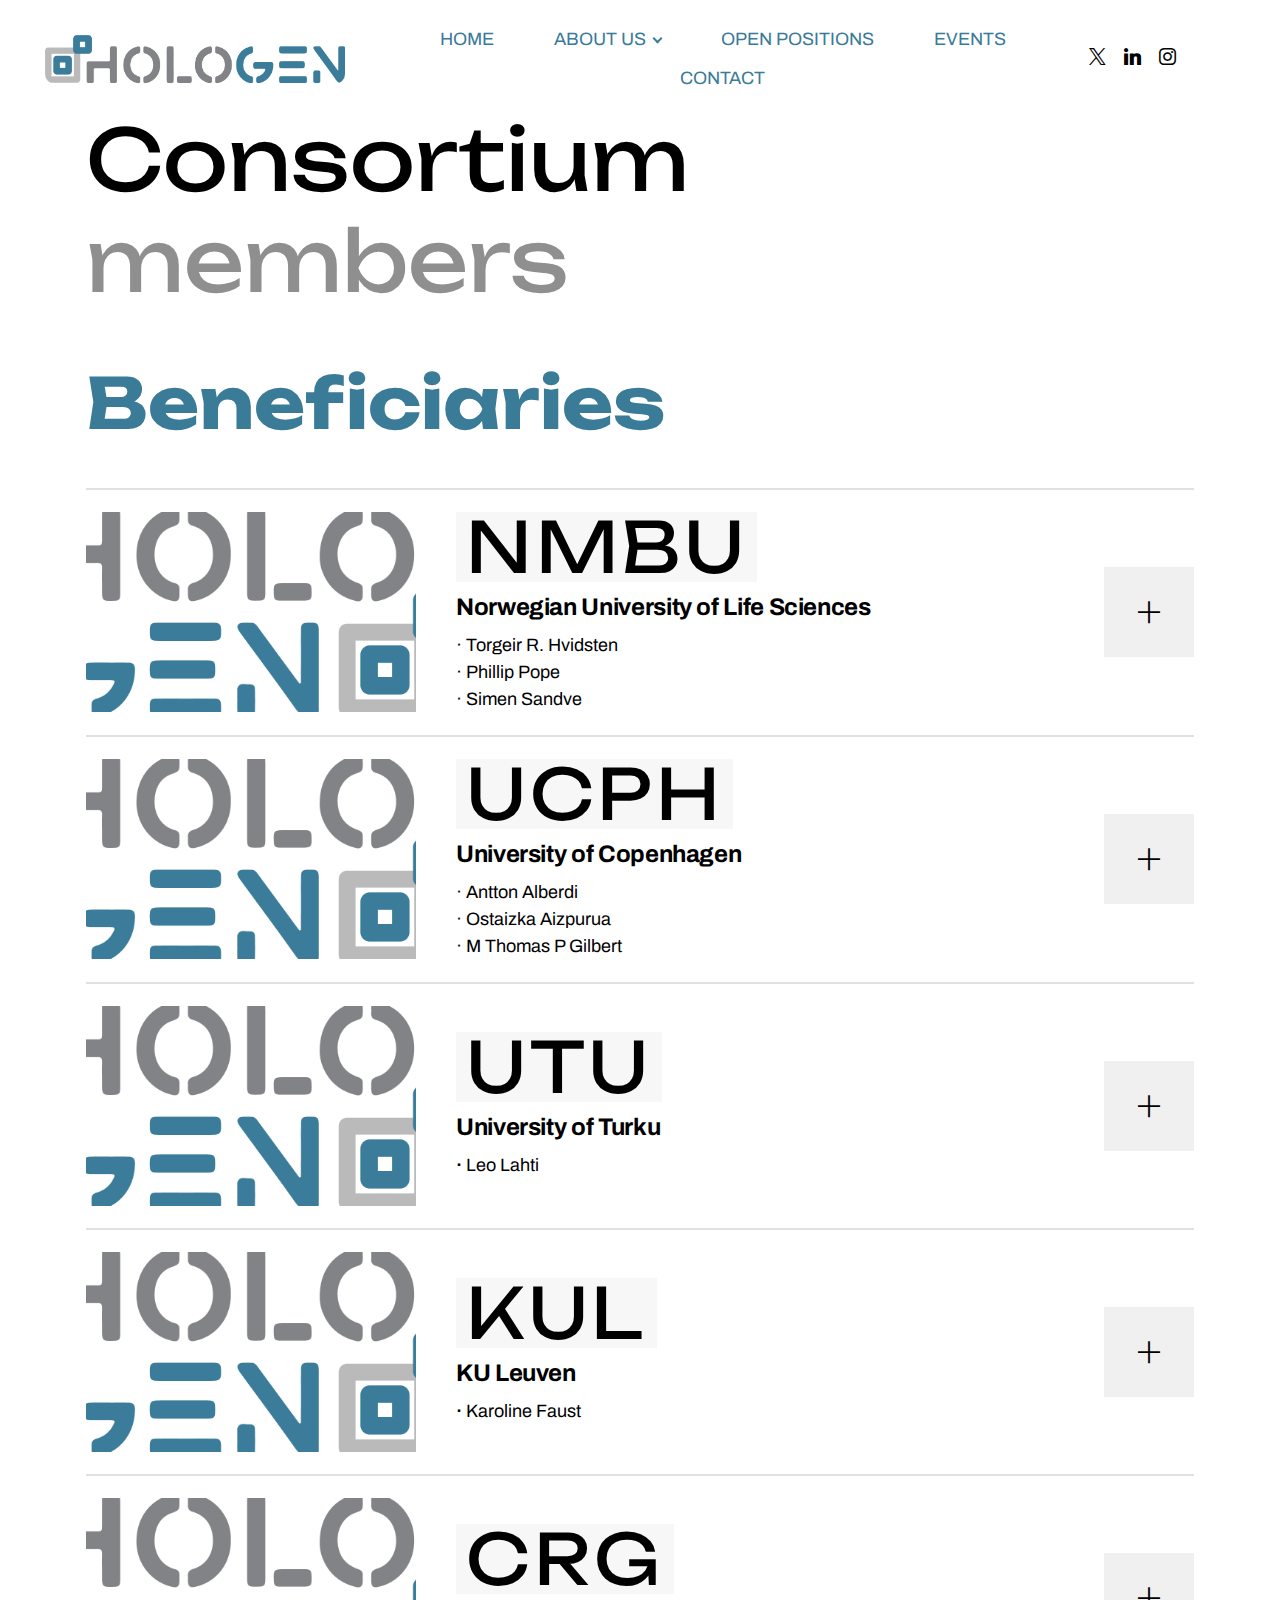
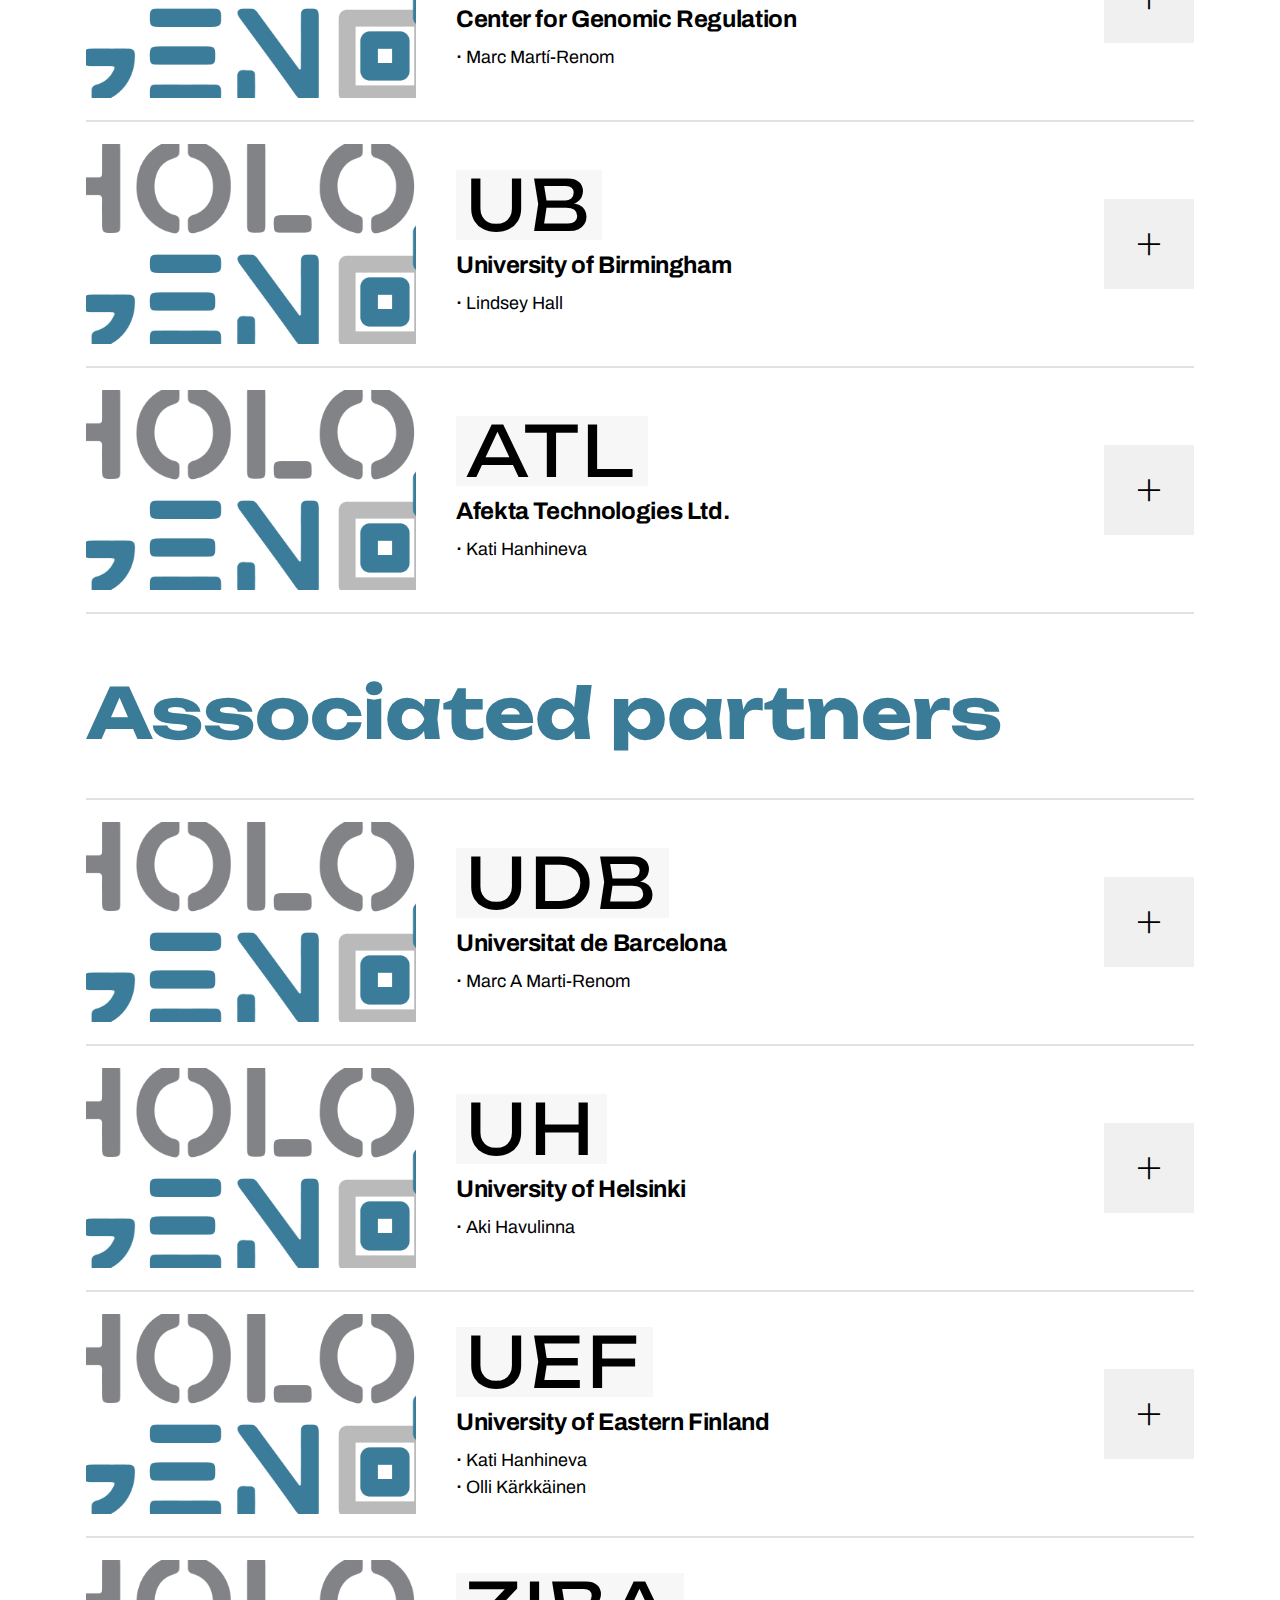
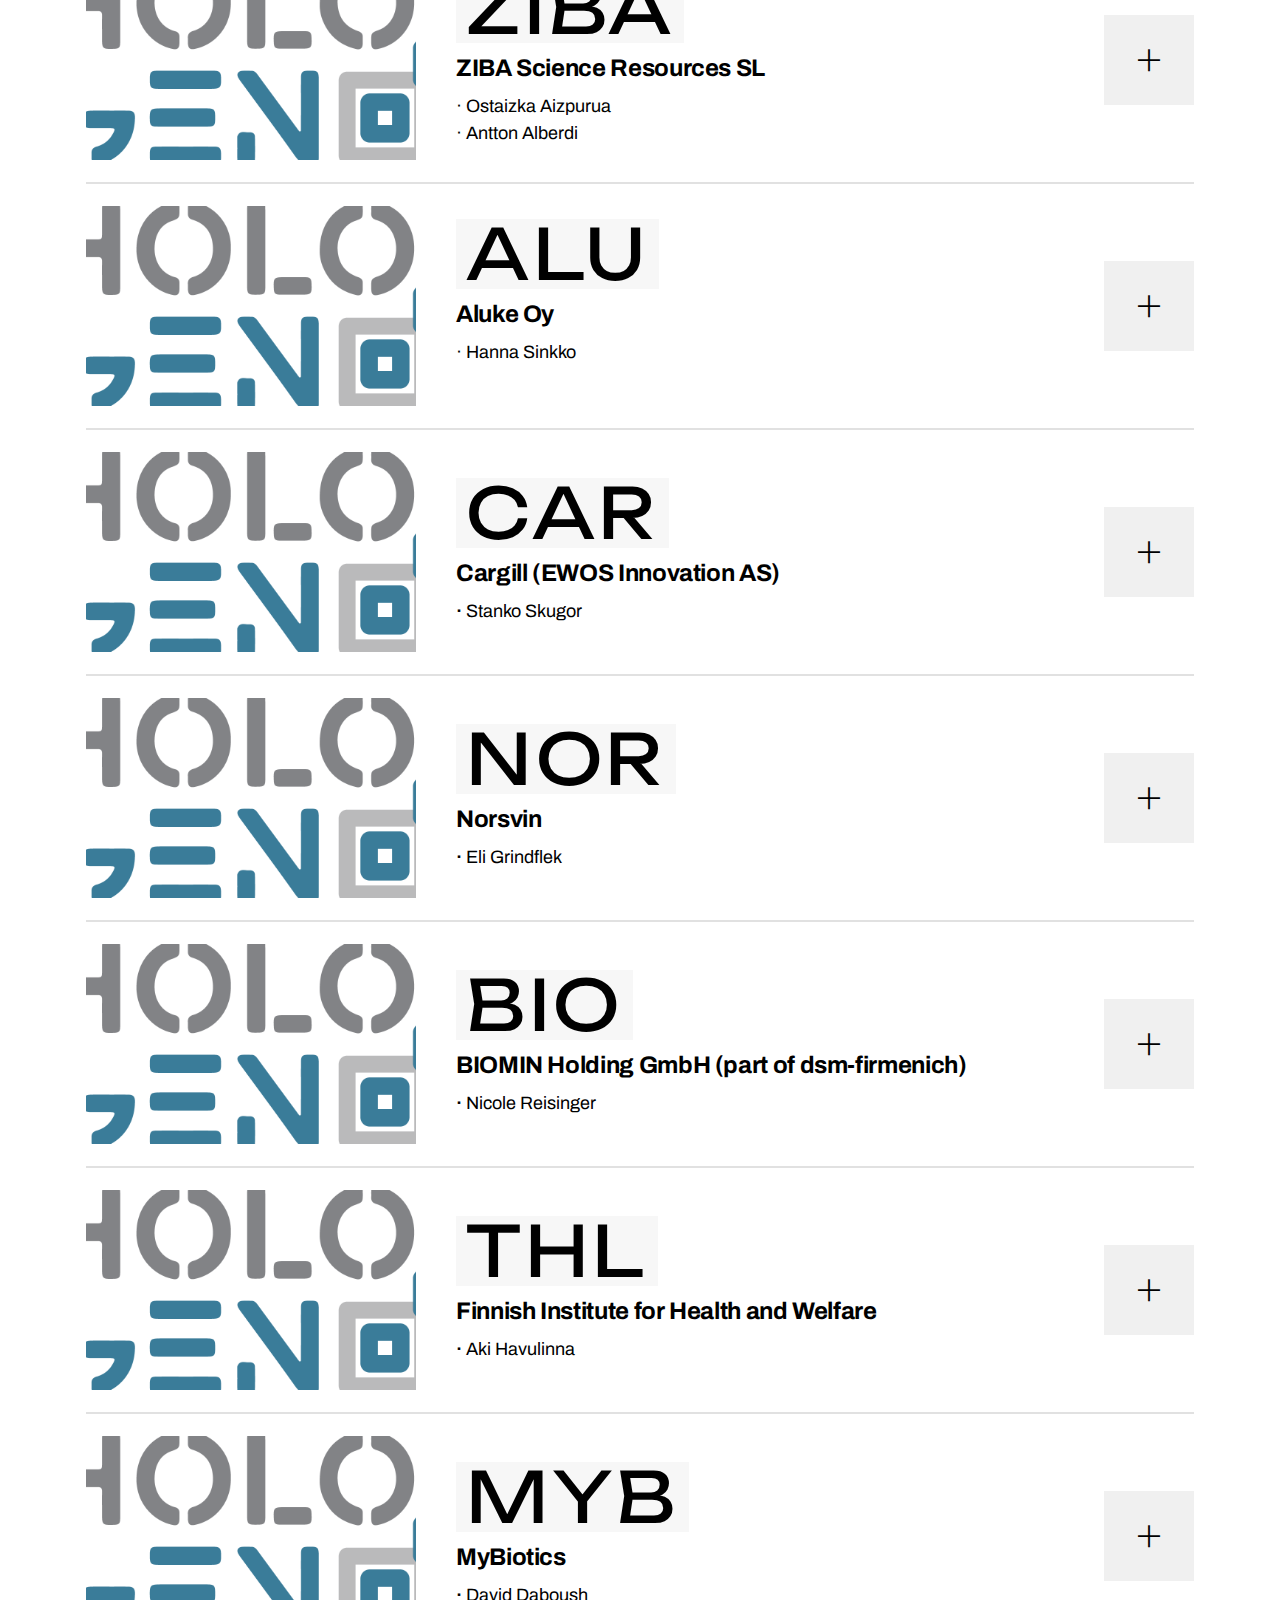
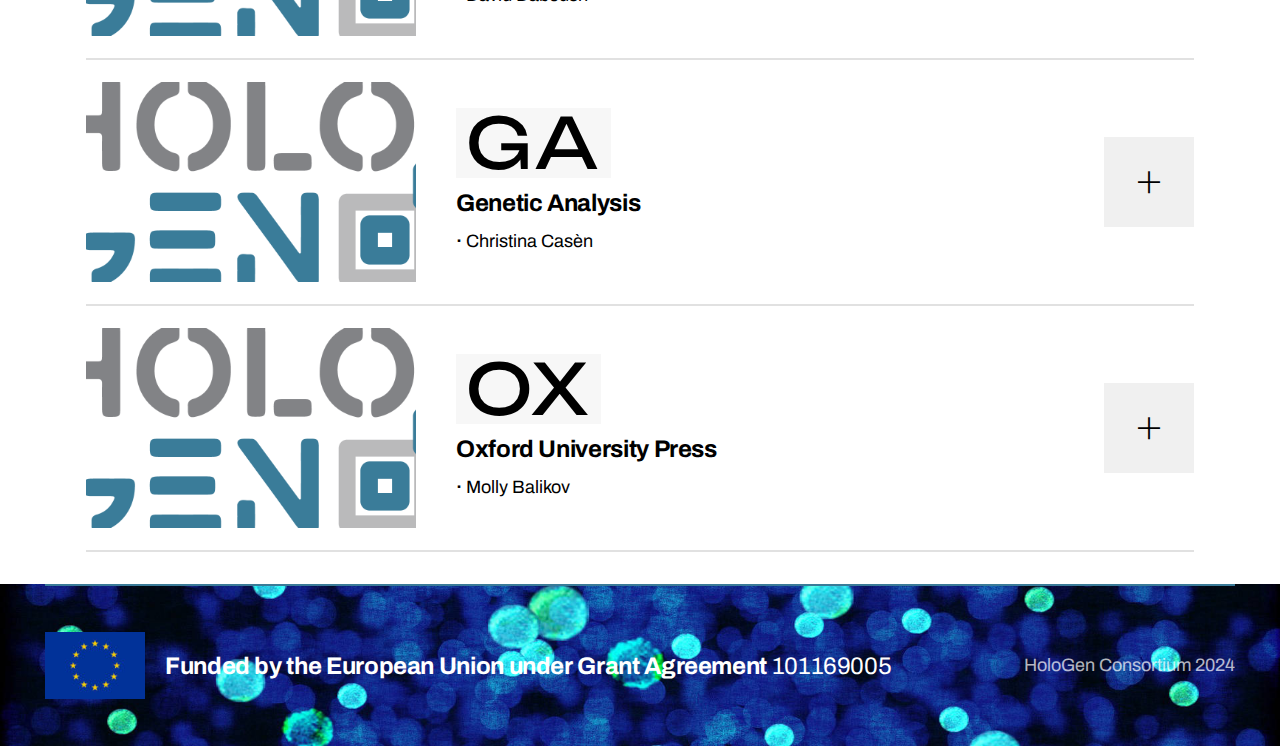
<file: consortium.html>
<!DOCTYPE html>
<html  >
<head>
  
  <meta charset="UTF-8">
  <meta http-equiv="X-UA-Compatible" content="IE=edge">
  
  <meta name="viewport" content="width=device-width, initial-scale=1, minimum-scale=1">
  <link rel="shortcut icon" href="assets/images/hologen-favicon-128x130.png" type="image/x-icon">
  <meta name="description" content="">
  
  
  <title>Consortium</title>
  <link rel="stylesheet" href="assets/web/assets/mobirise-icons2/mobirise2.css">
  <link rel="stylesheet" href="assets/bootstrap/css/bootstrap.min.css">
  <link rel="stylesheet" href="assets/bootstrap/css/bootstrap-grid.min.css">
  <link rel="stylesheet" href="assets/bootstrap/css/bootstrap-reboot.min.css">
  <link rel="stylesheet" href="assets/dropdown/css/style.css">
  <link rel="stylesheet" href="assets/socicon/css/styles.css">
  <link rel="stylesheet" href="assets/theme/css/style.css">
  <link rel="preload" href="https://fonts.googleapis.com/css?family=Unbounded:200,300,400,500,600,700,800,900&display=swap" as="style" onload="this.onload=null;this.rel='stylesheet'">
  <noscript><link rel="stylesheet" href="https://fonts.googleapis.com/css?family=Unbounded:200,300,400,500,600,700,800,900&display=swap"></noscript>
  <link rel="preload" href="https://fonts.googleapis.com/css?family=Archivo:100,200,300,400,500,600,700,800,900,100i,200i,300i,400i,500i,600i,700i,800i,900i&display=swap" as="style" onload="this.onload=null;this.rel='stylesheet'">
  <noscript><link rel="stylesheet" href="https://fonts.googleapis.com/css?family=Archivo:100,200,300,400,500,600,700,800,900,100i,200i,300i,400i,500i,600i,700i,800i,900i&display=swap"></noscript>
  <link rel="preload" as="style" href="assets/mobirise/css/mbr-additional.css?v=m2joWi"><link rel="stylesheet" href="assets/mobirise/css/mbr-additional.css?v=m2joWi" type="text/css">

  
  
  
</head>
<body>
  
  <section data-bs-version="5.1" class="menu menu01 divem5 cid-ukWJNv6UZV" once="menu" id="menu01-d">

    

    <nav class="navbar navbar-dropdown navbar-expand-lg">
        <div class="menu_box container-fluid">
            <div class="navbar-brand d-flex">
                <span class="navbar-logo">
                    <a href="index.html">
                        <img src="assets/images/hologen-logo-web-1000x160.png" alt="">
                    </a>
                </span>
                
                <button class="navbar-toggler" type="button" data-toggle="collapse" data-bs-toggle="collapse" data-target="#navbarSupportedContent" data-bs-target="#navbarSupportedContent" aria-controls="navbarNavAltMarkup" aria-expanded="false" aria-label="Toggle navigation">
                    <div class="hamburger">
                        <span></span>
                        <span></span>
                        <span></span>
                        <span></span>
                    </div>
                </button>
            </div>
            <div class="collapse navbar-collapse" id="navbarSupportedContent">
                <ul class="navbar-nav nav-dropdown nav-right" data-app-modern-menu="true"><li class="nav-item">
                        <a class="nav-link link text-primary display-4" href="index.html">
                            HOME
                        </a>
                    </li>
                    <li class="nav-item dropdown">
                        <a class="nav-link link text-primary dropdown-toggle display-4" href="#" data-toggle="dropdown-submenu" data-bs-toggle="dropdown" data-bs-auto-close="outside" aria-expanded="true">ABOUT US</a><div class="dropdown-menu" aria-labelledby="dropdown-214"><a class="text-primary show dropdown-item display-4" href="concept.html">Concept</a><a class="text-primary dropdown-item display-4" href="consortium.html">Consortium</a><a class="text-primary dropdown-item display-4" href="trainees.html">Trainees</a><a class="text-primary dropdown-item display-4" href="supervisors.html">Supervisors</a></div>
                    </li>
                    <li class="nav-item"><a class="nav-link link text-primary display-4" href="positions.html" aria-expanded="false">OPEN POSITIONS</a></li>
                    <li class="nav-item">
                        <a class="nav-link link text-primary display-4" href="events.html">EVENTS</a>
                    </li>
                    <li class="nav-item">
                        <a class="nav-link link text-primary display-4" href="contact.html">
                            CONTACT</a>
                    </li></ul>
                <div class="icons-menu-main">
                    <a class="iconfont-wrapper" href="#" target="_blank">
                        <span class="p-2 mbr-iconfont socicon-twitter socicon"></span>
                    </a>
                    <a class="iconfont-wrapper" href="#" target="_blank">
                        <span class="p-2 mbr-iconfont socicon-linkedin socicon"></span>
                    </a>
                    <a class="iconfont-wrapper" href="#" target="_blank">
                        <span class="p-2 mbr-iconfont socicon-instagram socicon"></span>
                    </a>
                    
                </div>

                
            </div>
            
        </div>
    </nav>
</section>

<section data-bs-version="5.1" class="header3 factm5 cid-ulDclqkrui" id="aheader3-o">

    

    
    

    <div class="container">
        <div class="content-container">
            <div class="item-left">
                <h1 class="mbr-section-title mbr-fonts-style mb-0 display-1">
                    Consortium</h1>
                <h2 class="mbr-section-subtitle mbr-fonts-style mb-0 display-1">
                    members</h2>
            </div>
            
        </div>
    </div>
</section>

<section data-bs-version="5.1" class="features03 divem5 cid-ulD7e6xJPO" id="features03-f">
    

    
    

    <div class="container">
        <div class="row">
            <div class="col-12">
                <div class="title-wrapper">
                    <h2 class="mbr-section-title mbr-fonts-style display-2">
                        <strong>Beneficiaries</strong></h2>
                </div>
            </div>
        </div>
        <div class="row">
            
            
            
            <div class="item features-image col-12 active">
                <div class="item-wrapper">
                    <a href="#" class="item-img">
                        <img src="assets/images/hologene-condensed-1144x568.png" alt="" data-slide-to="0" data-bs-slide-to="0">
                    </a>
                    <div class="item-content">
                        <div class="content-wrap">
                            <a class="desc-wrap">
                                <p class="item-desc mbr-fonts-style display-2">
                                    NMBU</p>
                            </a>
                            
                            <h4 class="item-title mbr-fonts-style display-7"><strong>Norwegian University of Life Sciences</strong></h4>
                            <p class="item-price mbr-fonts-style display-4">· Torgeir R. Hvidsten<br>· Phillip Pope<br>· Simen Sandve<br></p>
                        </div>
                        <a href="#" class="icon-wrapper">
                            <span class="mbr-iconfont mobi-mbri-plus mobi-mbri"></span>
                        </a>
                    </div>
                </div>
            </div><div class="item features-image col-12">
                <div class="item-wrapper">
                    <a href="#" class="item-img">
                        <img src="assets/images/hologene-condensed-1144x568.png" alt="" data-slide-to="1" data-bs-slide-to="1">
                    </a>
                    <div class="item-content">
                        <div class="content-wrap">
                            <a class="desc-wrap">
                                <p class="item-desc mbr-fonts-style display-2">
                                    UCPH</p>
                            </a>
                            
                            <h4 class="item-title mbr-fonts-style display-7">
                                <strong>University of Copenhagen</strong></h4>
                            <p class="item-price mbr-fonts-style display-4">· Antton Alberdi<br>· Ostaizka Aizpurua<br>· M Thomas P Gilbert<br></p>
                        </div>
                        <a href="#" class="icon-wrapper">
                            <span class="mbr-iconfont mobi-mbri-plus mobi-mbri"></span>
                        </a>
                    </div>
                </div>
            </div><div class="item features-image col-12">
                <div class="item-wrapper">
                    <a href="#" class="item-img">
                        <img src="assets/images/hologene-condensed-1144x568.png" alt="" data-slide-to="3" data-bs-slide-to="3">
                    </a>
                    <div class="item-content">
                        <div class="content-wrap">
                            <a class="desc-wrap">
                                <p class="item-desc mbr-fonts-style display-2">
                                    UTU</p>
                            </a>
                            
                            <h4 class="item-title mbr-fonts-style display-7"><strong>University of Turku</strong></h4>
                            <p class="item-price mbr-fonts-style display-4">
                                <strong>·&nbsp;</strong>Leo Lahti<br></p>
                        </div>
                        <a href="#" class="icon-wrapper">
                            <span class="mbr-iconfont mobi-mbri-plus mobi-mbri"></span>
                        </a>
                    </div>
                </div>
            </div><div class="item features-image col-12">
                <div class="item-wrapper">
                    <a href="#" class="item-img">
                        <img src="assets/images/hologene-condensed-1144x568.png" alt="" data-slide-to="4" data-bs-slide-to="5">
                    </a>
                    <div class="item-content">
                        <div class="content-wrap">
                            <a class="desc-wrap">
                                <p class="item-desc mbr-fonts-style display-2">
                                    KUL</p>
                            </a>
                            
                            <h4 class="item-title mbr-fonts-style display-7"><strong>KU Leuven</strong></h4>
                            <p class="item-price mbr-fonts-style display-4">
                                <strong>·&nbsp;</strong>Karoline Faust</p>
                        </div>
                        <a href="#" class="icon-wrapper">
                            <span class="mbr-iconfont mobi-mbri-plus mobi-mbri"></span>
                        </a>
                    </div>
                </div>
            </div><div class="item features-image col-12">
                <div class="item-wrapper">
                    <a href="#" class="item-img">
                        <img src="assets/images/hologene-condensed-1144x568.png" alt="" data-slide-to="5" data-bs-slide-to="6">
                    </a>
                    <div class="item-content">
                        <div class="content-wrap">
                            <a class="desc-wrap">
                                <p class="item-desc mbr-fonts-style display-2">
                                    CRG</p>
                            </a>
                            
                            <h4 class="item-title mbr-fonts-style display-7"><strong>Center for Genomic Regulation</strong></h4>
                            <p class="item-price mbr-fonts-style display-4">
                                <strong>·&nbsp;</strong>Marc Martí-Renom</p>
                        </div>
                        <a href="#" class="icon-wrapper">
                            <span class="mbr-iconfont mobi-mbri-plus mobi-mbri"></span>
                        </a>
                    </div>
                </div>
            </div><div class="item features-image col-12">
                <div class="item-wrapper">
                    <a href="#" class="item-img">
                        <img src="assets/images/hologene-condensed-1144x568.png" alt="" data-slide-to="6" data-bs-slide-to="7">
                    </a>
                    <div class="item-content">
                        <div class="content-wrap">
                            <a class="desc-wrap">
                                <p class="item-desc mbr-fonts-style display-2">
                                    UB</p>
                            </a>
                            
                            <h4 class="item-title mbr-fonts-style display-7"><strong>University of Birmingham</strong></h4>
                            <p class="item-price mbr-fonts-style display-4">
                                <strong>·&nbsp;</strong>Lindsey Hall</p>
                        </div>
                        <a href="#" class="icon-wrapper">
                            <span class="mbr-iconfont mobi-mbri-plus mobi-mbri"></span>
                        </a>
                    </div>
                </div>
            </div><div class="item features-image col-12">
                <div class="item-wrapper">
                    <a href="#" class="item-img">
                        <img src="assets/images/hologene-condensed-1144x568.png" alt="" data-slide-to="7" data-bs-slide-to="8">
                    </a>
                    <div class="item-content">
                        <div class="content-wrap">
                            <a class="desc-wrap">
                                <p class="item-desc mbr-fonts-style display-2">
                                    ATL</p>
                            </a>
                            
                            <h4 class="item-title mbr-fonts-style display-7"><strong>Afekta Technologies Ltd.</strong></h4>
                            <p class="item-price mbr-fonts-style display-4">
                                <strong>·&nbsp;</strong>Kati Hanhineva</p>
                        </div>
                        <a href="#" class="icon-wrapper">
                            <span class="mbr-iconfont mobi-mbri-plus mobi-mbri"></span>
                        </a>
                    </div>
                </div>
            </div>
        </div>
    </div>
</section>

<section data-bs-version="5.1" class="features03 divem5 cid-umgax6Z14t" id="features03-1k">
    

    
    

    <div class="container">
        <div class="row">
            <div class="col-12">
                <div class="title-wrapper">
                    <h2 class="mbr-section-title mbr-fonts-style display-2">
                        <strong>Associated partners</strong></h2>
                </div>
            </div>
        </div>
        <div class="row">
            
            
            
            <div class="item features-image col-12 active">
                <div class="item-wrapper">
                    <a href="#" class="item-img">
                        <img src="assets/images/hologene-condensed-1144x568.png" alt="" data-slide-to="0" data-bs-slide-to="0">
                    </a>
                    <div class="item-content">
                        <div class="content-wrap">
                            <a class="desc-wrap">
                                <p class="item-desc mbr-fonts-style display-2">UDB</p>
                            </a>
                            
                            <h4 class="item-title mbr-fonts-style display-7"><strong>Universitat de Barcelona</strong></h4>
                            <p class="item-price mbr-fonts-style display-4">
                                <strong>·&nbsp;</strong>Marc A Marti-Renom<br></p>
                        </div>
                        <a href="#" class="icon-wrapper">
                            <span class="mbr-iconfont mobi-mbri-plus mobi-mbri"></span>
                        </a>
                    </div>
                </div>
            </div><div class="item features-image col-12">
                <div class="item-wrapper">
                    <a href="#" class="item-img">
                        <img src="assets/images/hologene-condensed-1144x568.png" alt="" data-slide-to="1" data-bs-slide-to="1">
                    </a>
                    <div class="item-content">
                        <div class="content-wrap">
                            <a class="desc-wrap">
                                <p class="item-desc mbr-fonts-style display-2">UH</p>
                            </a>
                            
                            <h4 class="item-title mbr-fonts-style display-7"><strong>University of Helsinki</strong></h4>
                            <p class="item-price mbr-fonts-style display-4">
                                <strong>·&nbsp;</strong>Aki Havulinna<br></p>
                        </div>
                        <a href="#" class="icon-wrapper">
                            <span class="mbr-iconfont mobi-mbri-plus mobi-mbri"></span>
                        </a>
                    </div>
                </div>
            </div><div class="item features-image col-12">
                <div class="item-wrapper">
                    <a href="#" class="item-img">
                        <img src="assets/images/hologene-condensed-1144x568.png" alt="" data-slide-to="2" data-bs-slide-to="2">
                    </a>
                    <div class="item-content">
                        <div class="content-wrap">
                            <a class="desc-wrap">
                                <p class="item-desc mbr-fonts-style display-2">UEF</p>
                            </a>
                            
                            <h4 class="item-title mbr-fonts-style display-7"><strong>University of Eastern Finland</strong></h4>
                            <p class="item-price mbr-fonts-style display-4">
                                <strong>·&nbsp;</strong>Kati Hanhineva<br><strong>·</strong> Olli Kärkkäinen<br></p>
                        </div>
                        <a href="#" class="icon-wrapper">
                            <span class="mbr-iconfont mobi-mbri-plus mobi-mbri"></span>
                        </a>
                    </div>
                </div>
            </div><div class="item features-image col-12">
                <div class="item-wrapper">
                    <a href="#" class="item-img">
                        <img src="assets/images/hologene-condensed-1144x568.png" alt="" data-slide-to="3" data-bs-slide-to="3">
                    </a>
                    <div class="item-content">
                        <div class="content-wrap">
                            <a class="desc-wrap">
                                <p class="item-desc mbr-fonts-style display-2">
                                    ZIBA</p>
                            </a>
                            
                            <h4 class="item-title mbr-fonts-style display-7"><strong>ZIBA Science Resources SL</strong></h4>
                            <p class="item-price mbr-fonts-style display-4">· Ostaizka Aizpurua<br>· Antton Alberdi<br></p>
                        </div>
                        <a href="#" class="icon-wrapper">
                            <span class="mbr-iconfont mobi-mbri-plus mobi-mbri"></span>
                        </a>
                    </div>
                </div>
            </div><div class="item features-image col-12">
                <div class="item-wrapper">
                    <a href="#" class="item-img">
                        <img src="assets/images/hologene-condensed-1144x568.png" alt="" data-slide-to="4" data-bs-slide-to="4">
                    </a>
                    <div class="item-content">
                        <div class="content-wrap">
                            <a class="desc-wrap">
                                <p class="item-desc mbr-fonts-style display-2">
                                    ALU</p>
                            </a>
                            
                            <h4 class="item-title mbr-fonts-style display-7">
                                <strong>Aluke Oy</strong></h4>
                            <p class="item-price mbr-fonts-style display-4">· Hanna Sinkko<br><br></p>
                        </div>
                        <a href="#" class="icon-wrapper">
                            <span class="mbr-iconfont mobi-mbri-plus mobi-mbri"></span>
                        </a>
                    </div>
                </div>
            </div><div class="item features-image col-12">
                <div class="item-wrapper">
                    <a href="#" class="item-img">
                        <img src="assets/images/hologene-condensed-1144x568.png" alt="" data-slide-to="5" data-bs-slide-to="5">
                    </a>
                    <div class="item-content">
                        <div class="content-wrap">
                            <a class="desc-wrap">
                                <p class="item-desc mbr-fonts-style display-2">
                                    CAR</p>
                            </a>
                            
                            <h4 class="item-title mbr-fonts-style display-7"><strong>Cargill (EWOS Innovation AS)</strong></h4>
                            <p class="item-price mbr-fonts-style display-4">
                                <strong>·&nbsp;</strong>Stanko Skugor<br></p>
                        </div>
                        <a href="#" class="icon-wrapper">
                            <span class="mbr-iconfont mobi-mbri-plus mobi-mbri"></span>
                        </a>
                    </div>
                </div>
            </div><div class="item features-image col-12">
                <div class="item-wrapper">
                    <a href="#" class="item-img">
                        <img src="assets/images/hologene-condensed-1144x568.png" alt="" data-slide-to="6" data-bs-slide-to="6">
                    </a>
                    <div class="item-content">
                        <div class="content-wrap">
                            <a class="desc-wrap">
                                <p class="item-desc mbr-fonts-style display-2">
                                    NOR</p>
                            </a>
                            
                            <h4 class="item-title mbr-fonts-style display-7"><strong>Norsvin</strong></h4>
                            <p class="item-price mbr-fonts-style display-4">
                                <strong>·&nbsp;</strong>Eli Grindflek<br></p>
                        </div>
                        <a href="#" class="icon-wrapper">
                            <span class="mbr-iconfont mobi-mbri-plus mobi-mbri"></span>
                        </a>
                    </div>
                </div>
            </div><div class="item features-image col-12">
                <div class="item-wrapper">
                    <a href="#" class="item-img">
                        <img src="assets/images/hologene-condensed-1144x568.png" alt="" data-slide-to="7" data-bs-slide-to="7">
                    </a>
                    <div class="item-content">
                        <div class="content-wrap">
                            <a class="desc-wrap">
                                <p class="item-desc mbr-fonts-style display-2">
                                    BIO</p>
                            </a>
                            
                            <h4 class="item-title mbr-fonts-style display-7"><strong>BIOMIN Holding GmbH (part of dsm-firmenich)</strong></h4>
                            <p class="item-price mbr-fonts-style display-4">
                                <strong>·&nbsp;</strong>Nicole Reisinger</p>
                        </div>
                        <a href="#" class="icon-wrapper">
                            <span class="mbr-iconfont mobi-mbri-plus mobi-mbri"></span>
                        </a>
                    </div>
                </div>
            </div><div class="item features-image col-12">
                <div class="item-wrapper">
                    <a href="#" class="item-img">
                        <img src="assets/images/hologene-condensed-1144x568.png" alt="" data-slide-to="8" data-bs-slide-to="9">
                    </a>
                    <div class="item-content">
                        <div class="content-wrap">
                            <a class="desc-wrap">
                                <p class="item-desc mbr-fonts-style display-2">
                                    THL</p>
                            </a>
                            
                            <h4 class="item-title mbr-fonts-style display-7"><strong>Finnish Institute for Health and Welfare</strong></h4>
                            <p class="item-price mbr-fonts-style display-4">
                                <strong>·&nbsp;</strong>Aki Havulinna</p>
                        </div>
                        <a href="#" class="icon-wrapper">
                            <span class="mbr-iconfont mobi-mbri-plus mobi-mbri"></span>
                        </a>
                    </div>
                </div>
            </div><div class="item features-image col-12">
                <div class="item-wrapper">
                    <a href="#" class="item-img">
                        <img src="assets/images/hologene-condensed-1144x568.png" alt="" data-slide-to="9" data-bs-slide-to="9">
                    </a>
                    <div class="item-content">
                        <div class="content-wrap">
                            <a class="desc-wrap">
                                <p class="item-desc mbr-fonts-style display-2">
                                    MYB</p>
                            </a>
                            
                            <h4 class="item-title mbr-fonts-style display-7"><strong>MyBiotics</strong></h4>
                            <p class="item-price mbr-fonts-style display-4">
                                <strong>·&nbsp;</strong>David Daboush</p>
                        </div>
                        <a href="#" class="icon-wrapper">
                            <span class="mbr-iconfont mobi-mbri-plus mobi-mbri"></span>
                        </a>
                    </div>
                </div>
            </div><div class="item features-image col-12">
                <div class="item-wrapper">
                    <a href="#" class="item-img">
                        <img src="assets/images/hologene-condensed-1144x568.png" alt="" data-slide-to="10" data-bs-slide-to="10">
                    </a>
                    <div class="item-content">
                        <div class="content-wrap">
                            <a class="desc-wrap">
                                <p class="item-desc mbr-fonts-style display-2">GA</p>
                            </a>
                            
                            <h4 class="item-title mbr-fonts-style display-7"><strong>Genetic Analysis</strong></h4>
                            <p class="item-price mbr-fonts-style display-4">
                                <strong>·&nbsp;</strong>Christina Casèn</p>
                        </div>
                        <a href="#" class="icon-wrapper">
                            <span class="mbr-iconfont mobi-mbri-plus mobi-mbri"></span>
                        </a>
                    </div>
                </div>
            </div><div class="item features-image col-12">
                <div class="item-wrapper">
                    <a href="#" class="item-img">
                        <img src="assets/images/hologene-condensed-1144x568.png" alt="" data-slide-to="11" data-bs-slide-to="11">
                    </a>
                    <div class="item-content">
                        <div class="content-wrap">
                            <a class="desc-wrap">
                                <p class="item-desc mbr-fonts-style display-2">OX</p>
                            </a>
                            
                            <h4 class="item-title mbr-fonts-style display-7"><strong>Oxford University Press</strong></h4>
                            <p class="item-price mbr-fonts-style display-4">
                                <strong>·&nbsp;</strong>Molly Balikov<br></p>
                        </div>
                        <a href="#" class="icon-wrapper">
                            <span class="mbr-iconfont mobi-mbri-plus mobi-mbri"></span>
                        </a>
                    </div>
                </div>
            </div>
        </div>
    </div>
</section>

<section data-bs-version="5.1" class="footer01 divem5 cid-ulCUPQgLkT" once="footers" id="footer01-e">
    

    
    

    <div class="container-fluid">
        <div class="row">
            
            
            <div class="col-12">
                <div class="copy-wrapper">
                    <a class="logo-wrapper" href="#">
                        <img src="assets/images/eu-flag-120x80.jpg" alt="">
                        <p class="mbr-brand mbr-fonts-style display-7">
                           <strong>Funded by the European Union under Grant Agreement&nbsp;</strong>101169005</p>
                    </a>
                    <p class="mbr-copy mbr-fonts-style display-4">
                        HoloGen Consortium 2024</p>
                </div>
            </div>
        </div>
    </div>
</section>


<script src="assets/bootstrap/js/bootstrap.bundle.min.js"></script>
  <script src="assets/smoothscroll/smooth-scroll.js"></script>
  <script src="assets/ytplayer/index.js"></script>
  <script src="assets/dropdown/js/navbar-dropdown.js"></script>
  <script src="assets/theme/js/script.js"></script>
  
  
  
</body>
</html>
</file>
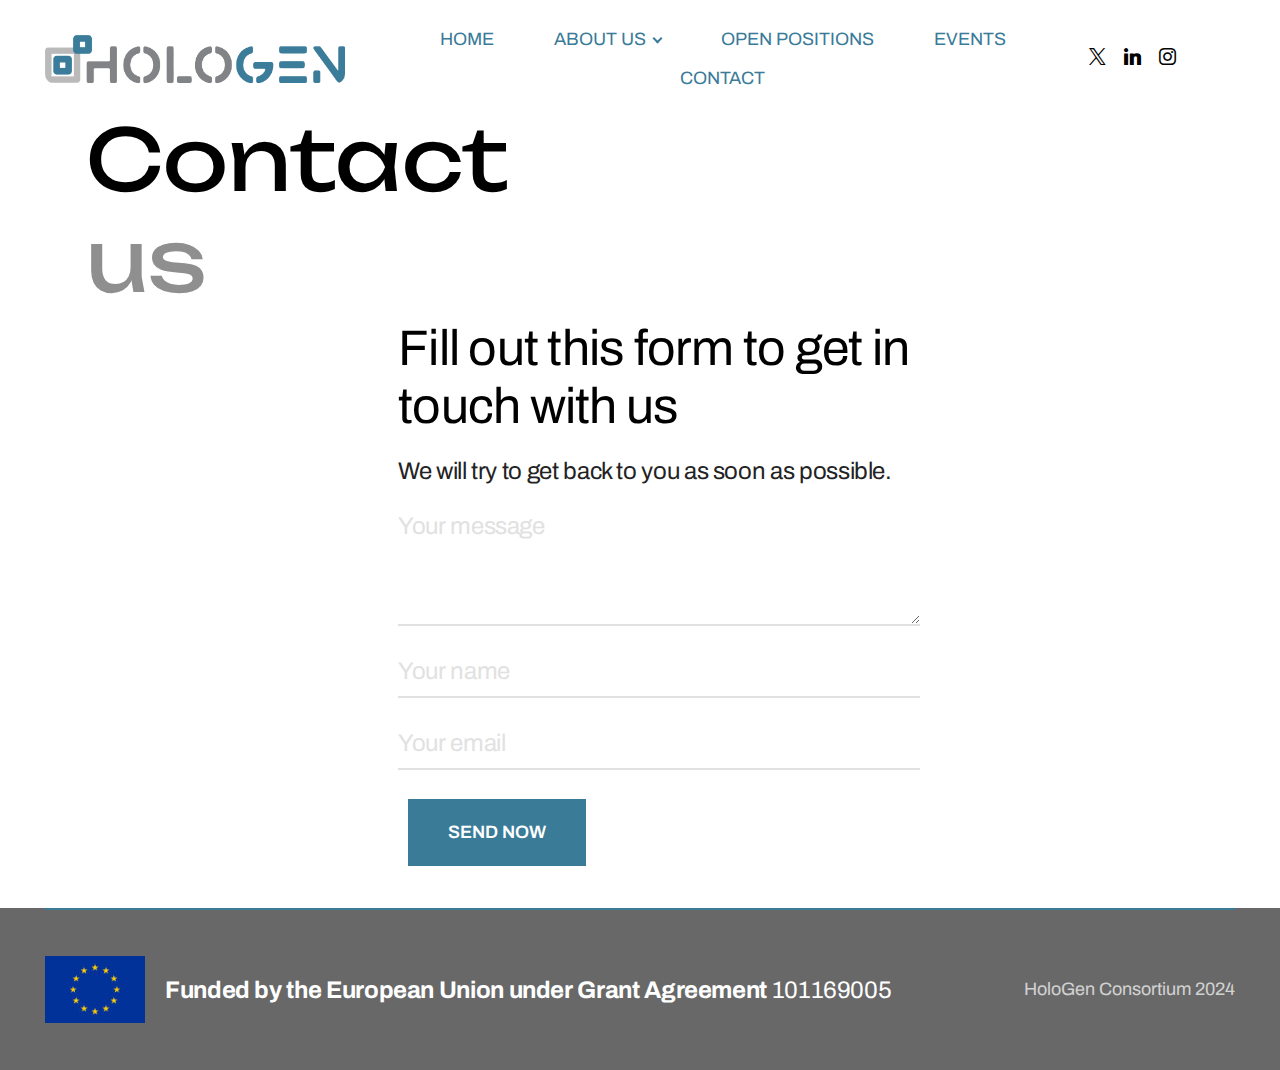
<file: contact.html>
<!DOCTYPE html>
<html  >
<head>
  
  <meta charset="UTF-8">
  <meta http-equiv="X-UA-Compatible" content="IE=edge">
  
  <meta name="viewport" content="width=device-width, initial-scale=1, minimum-scale=1">
  <link rel="shortcut icon" href="assets/images/hologen-favicon-128x130.png" type="image/x-icon">
  <meta name="description" content="">
  
  
  <title>Contact</title>
  <link rel="stylesheet" href="assets/bootstrap/css/bootstrap.min.css">
  <link rel="stylesheet" href="assets/bootstrap/css/bootstrap-grid.min.css">
  <link rel="stylesheet" href="assets/bootstrap/css/bootstrap-reboot.min.css">
  <link rel="stylesheet" href="assets/dropdown/css/style.css">
  <link rel="stylesheet" href="assets/socicon/css/styles.css">
  <link rel="stylesheet" href="assets/theme/css/style.css">
  <link rel="preload" href="https://fonts.googleapis.com/css?family=Unbounded:200,300,400,500,600,700,800,900&display=swap" as="style" onload="this.onload=null;this.rel='stylesheet'">
  <noscript><link rel="stylesheet" href="https://fonts.googleapis.com/css?family=Unbounded:200,300,400,500,600,700,800,900&display=swap"></noscript>
  <link rel="preload" href="https://fonts.googleapis.com/css?family=Archivo:100,200,300,400,500,600,700,800,900,100i,200i,300i,400i,500i,600i,700i,800i,900i&display=swap" as="style" onload="this.onload=null;this.rel='stylesheet'">
  <noscript><link rel="stylesheet" href="https://fonts.googleapis.com/css?family=Archivo:100,200,300,400,500,600,700,800,900,100i,200i,300i,400i,500i,600i,700i,800i,900i&display=swap"></noscript>
  <link rel="preload" as="style" href="assets/mobirise/css/mbr-additional.css?v=7MxVoX"><link rel="stylesheet" href="assets/mobirise/css/mbr-additional.css?v=7MxVoX" type="text/css">

  
  
  
</head>
<body>
  
  <section data-bs-version="5.1" class="menu menu01 divem5 cid-ulGqVuzDNE" once="menu" id="menu01-1f">

    

    <nav class="navbar navbar-dropdown navbar-expand-lg">
        <div class="menu_box container-fluid">
            <div class="navbar-brand d-flex">
                <span class="navbar-logo">
                    <a href="index.html">
                        <img src="assets/images/hologen-logo-web-1000x160.png" alt="">
                    </a>
                </span>
                
                <button class="navbar-toggler" type="button" data-toggle="collapse" data-bs-toggle="collapse" data-target="#navbarSupportedContent" data-bs-target="#navbarSupportedContent" aria-controls="navbarNavAltMarkup" aria-expanded="false" aria-label="Toggle navigation">
                    <div class="hamburger">
                        <span></span>
                        <span></span>
                        <span></span>
                        <span></span>
                    </div>
                </button>
            </div>
            <div class="collapse navbar-collapse" id="navbarSupportedContent">
                <ul class="navbar-nav nav-dropdown nav-right" data-app-modern-menu="true"><li class="nav-item">
                        <a class="nav-link link text-primary display-4" href="index.html">
                            HOME
                        </a>
                    </li>
                    <li class="nav-item dropdown open">
                        <a class="nav-link link text-primary dropdown-toggle display-4" href="#" data-toggle="dropdown-submenu" data-bs-toggle="dropdown" data-bs-auto-close="outside" aria-expanded="true">ABOUT US</a><div class="dropdown-menu" aria-labelledby="dropdown-214"><a class="text-primary show dropdown-item display-4" href="concept.html">Concept</a><a class="text-primary dropdown-item display-4" href="consortium.html">Consortium</a><a class="text-primary dropdown-item display-4" href="trainees.html">Trainees</a><a class="text-primary dropdown-item display-4" href="supervisors.html">Supervisors</a></div>
                    </li>
                    <li class="nav-item"><a class="nav-link link text-primary display-4" href="positions.html" aria-expanded="false">OPEN POSITIONS</a></li>
                    <li class="nav-item">
                        <a class="nav-link link text-primary display-4" href="events.html">EVENTS</a>
                    </li>
                    <li class="nav-item">
                        <a class="nav-link link text-primary display-4" href="contact.html">
                            CONTACT</a>
                    </li></ul>
                <div class="icons-menu-main">
                    <a class="iconfont-wrapper" href="#" target="_blank">
                        <span class="p-2 mbr-iconfont socicon-twitter socicon"></span>
                    </a>
                    <a class="iconfont-wrapper" href="#" target="_blank">
                        <span class="p-2 mbr-iconfont socicon-linkedin socicon"></span>
                    </a>
                    <a class="iconfont-wrapper" href="#" target="_blank">
                        <span class="p-2 mbr-iconfont socicon-instagram socicon"></span>
                    </a>
                    
                </div>

                
            </div>
            
        </div>
    </nav>
</section>

<section data-bs-version="5.1" class="header3 factm5 cid-ulGvKNM4CD" id="aheader3-1i">

    

    
    

    <div class="container">
        <div class="content-container">
            <div class="item-left">
                <h1 class="mbr-section-title mbr-fonts-style mb-0 display-1">
                    Contact</h1>
                <h2 class="mbr-section-subtitle mbr-fonts-style mb-0 display-1">
                    us</h2>
            </div>
            
        </div>
    </div>
</section>

<section data-bs-version="5.1" class="form01 divem5 cid-ulGvE3lKEw" id="form01-1h">
    

    
    

    <div class="container-fluid">
        <div class="row">
            
            <div class="col-12 col-lg-6 mbr-form card form-wrapper" data-form-type="formoid">
                <form action="https://mobirise.eu/" method="POST" class="mbr-form form-with-styler" data-form-title="Form Name"><input type="hidden" name="email" data-form-email="true" value="lTJ3THT9EvT0TzCKw1aYs4o/q1755ax/oXEOQ+J7UukHWQZ43icFFX1eQx6CkMb1H3x7bFQL5Ok50mY7cLccHrAImNA1qszYpD3FMTFwRDJm5LymEXcK+5O/Mu+kuppI.FUjmrt4pJqJDIdW/BHMP/vYd7DPBD1WknpvNDP1rN8UYapnjS53oUkp6VeM/A8PVB+0QncCPRrZvY7h+6gHMFIntffXWgCopwsjfC2VaGirH7IWaFqz0WWtXVW4gccpf">
                    <div class="row">
                        <div hidden="hidden" data-form-alert="" class="alert alert-success col-12">Thanks for filling out
                            the form!</div>
                        <div hidden="hidden" data-form-alert-danger="" class="alert alert-danger col-12"> Oops...! some
                            problem!
                        </div>
                    </div>
                    <div class="dragArea row">
                        <div class="col-lg-12 col-md-12 col-sm-12">
                            <h2 class="mbr-section-title mbr-fonts-style display-5">Fill out this form to get in touch with us</h2>
                        </div>
                        <div class="col-lg-12 col-md-12 col-sm-12">
                            <p class="mbr-fonts-style display-7">We will try to get back to you as soon as possible.</p>
                        </div>
                        <div data-for="textarea" class="col-lg-12 col-md-12 col-sm-12 form-group mb-3">
                            <textarea name="textarea" placeholder="Your message" data-form-field="textarea" class="form-control display-4" id="textarea-form01-1h"></textarea>
                        </div>
                        <div data-for="name" class="col-lg-12 col-md-12 col-sm-12 form-group mb-3" style="">
                            <input type="text" name="name" placeholder="Your name" data-form-field="name" class="form-control display-4" value="" id="name-form01-1h">
                        </div>
                        <div class="col-lg-12 col-md-12 col-sm-12 form-group mb-3" data-for="email">
                            <input type="email" name="email" placeholder="Your email" data-form-field="email" class="form-control display-4" value="" id="email-form01-1h">
                        </div>
                        <div class="col-md-auto col mbr-section-btn">
                            <button type="submit" class="btn btn-primary display-4">SEND NOW</button>
                        </div>
                    </div>
                </form>
            </div>
        </div>
    </div>
</section>

<section data-bs-version="5.1" class="footer01 divem5 cid-ulGqVvRoyP" once="footers" id="footer01-1g">
    

    
    

    <div class="container-fluid">
        <div class="row">
            
            
            <div class="col-12">
                <div class="copy-wrapper">
                    <a class="logo-wrapper" href="#">
                        <img src="assets/images/eu-flag-120x80.jpg" alt="">
                        <p class="mbr-brand mbr-fonts-style display-7">
                           <strong>Funded by the European Union under Grant Agreement&nbsp;</strong>101169005</p>
                    </a>
                    <p class="mbr-copy mbr-fonts-style display-4">
                        HoloGen Consortium 2024</p>
                </div>
            </div>
        </div>
    </div>
</section>


<script src="assets/bootstrap/js/bootstrap.bundle.min.js"></script>
  <script src="assets/smoothscroll/smooth-scroll.js"></script>
  <script src="assets/ytplayer/index.js"></script>
  <script src="assets/dropdown/js/navbar-dropdown.js"></script>
  <script src="assets/theme/js/script.js"></script>
  <script src="assets/formoid/formoid.min.js"></script>
  
  
  
</body>
</html>
</file>
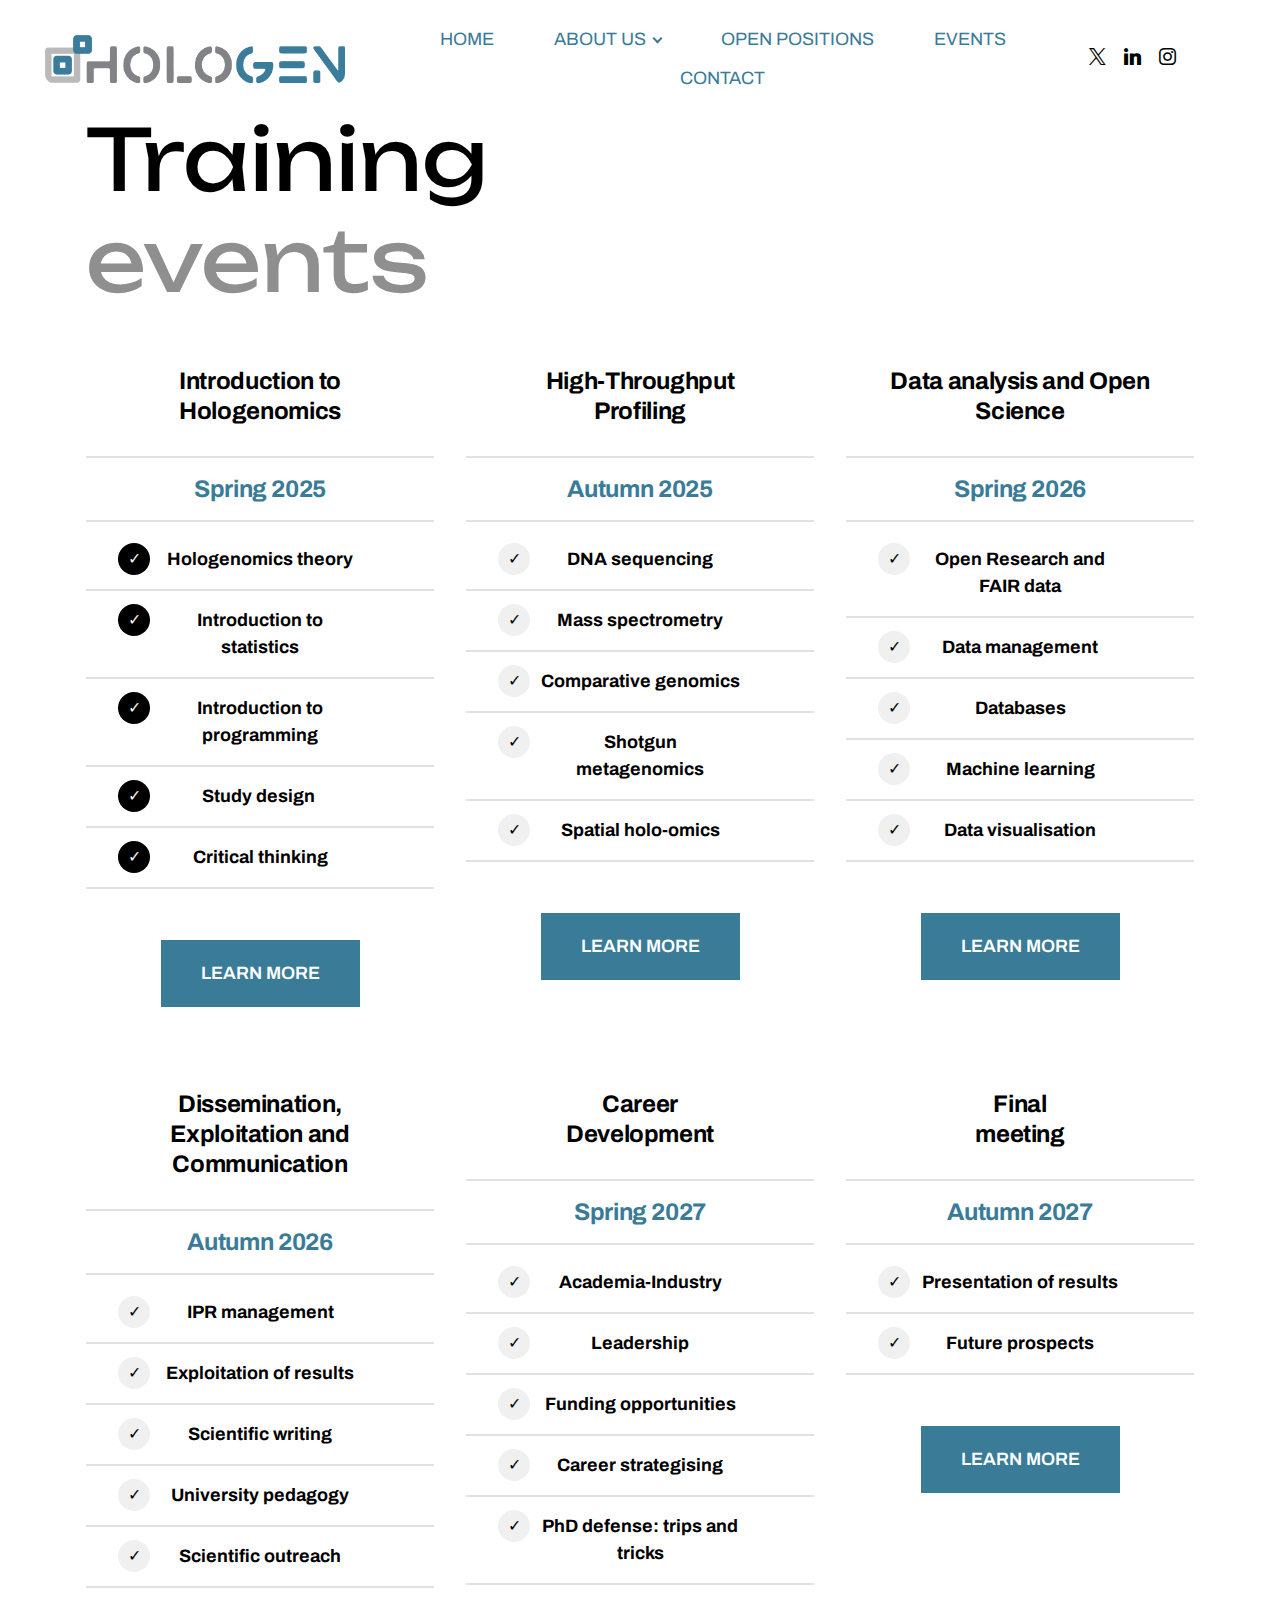
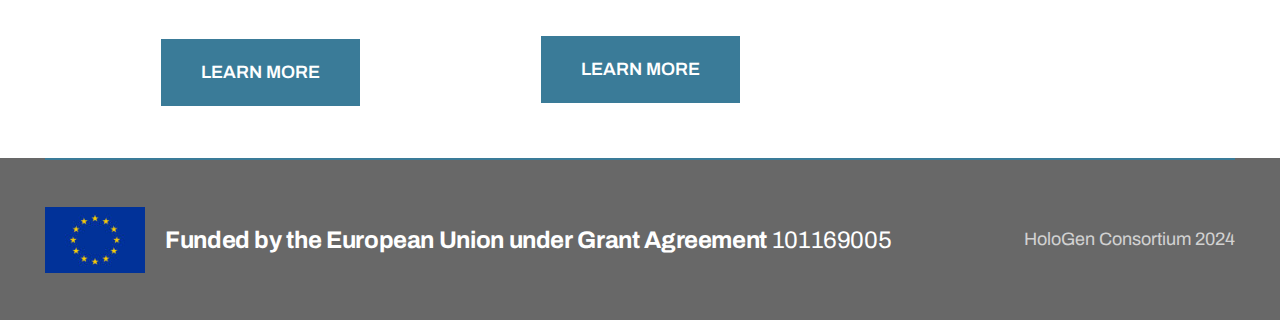
<file: events.html>
<!DOCTYPE html>
<html  >
<head>
  
  <meta charset="UTF-8">
  <meta http-equiv="X-UA-Compatible" content="IE=edge">
  
  <meta name="viewport" content="width=device-width, initial-scale=1, minimum-scale=1">
  <link rel="shortcut icon" href="assets/images/hologen-favicon-128x130.png" type="image/x-icon">
  <meta name="description" content="">
  
  
  <title>Events</title>
  <link rel="stylesheet" href="assets/bootstrap/css/bootstrap.min.css">
  <link rel="stylesheet" href="assets/bootstrap/css/bootstrap-grid.min.css">
  <link rel="stylesheet" href="assets/bootstrap/css/bootstrap-reboot.min.css">
  <link rel="stylesheet" href="assets/dropdown/css/style.css">
  <link rel="stylesheet" href="assets/socicon/css/styles.css">
  <link rel="stylesheet" href="assets/theme/css/style.css">
  <link rel="preload" href="https://fonts.googleapis.com/css?family=Unbounded:200,300,400,500,600,700,800,900&display=swap" as="style" onload="this.onload=null;this.rel='stylesheet'">
  <noscript><link rel="stylesheet" href="https://fonts.googleapis.com/css?family=Unbounded:200,300,400,500,600,700,800,900&display=swap"></noscript>
  <link rel="preload" href="https://fonts.googleapis.com/css?family=Archivo:100,200,300,400,500,600,700,800,900,100i,200i,300i,400i,500i,600i,700i,800i,900i&display=swap" as="style" onload="this.onload=null;this.rel='stylesheet'">
  <noscript><link rel="stylesheet" href="https://fonts.googleapis.com/css?family=Archivo:100,200,300,400,500,600,700,800,900,100i,200i,300i,400i,500i,600i,700i,800i,900i&display=swap"></noscript>
  <link rel="preload" as="style" href="assets/mobirise/css/mbr-additional.css?v=EkIunv"><link rel="stylesheet" href="assets/mobirise/css/mbr-additional.css?v=EkIunv" type="text/css">

  
  
  
</head>
<body>
  
  <section data-bs-version="5.1" class="menu menu01 divem5 cid-ulDeDySRdl" once="menu" id="menu01-w">

    

    <nav class="navbar navbar-dropdown navbar-expand-lg">
        <div class="menu_box container-fluid">
            <div class="navbar-brand d-flex">
                <span class="navbar-logo">
                    <a href="index.html">
                        <img src="assets/images/hologen-logo-web-1000x160.png" alt="">
                    </a>
                </span>
                
                <button class="navbar-toggler" type="button" data-toggle="collapse" data-bs-toggle="collapse" data-target="#navbarSupportedContent" data-bs-target="#navbarSupportedContent" aria-controls="navbarNavAltMarkup" aria-expanded="false" aria-label="Toggle navigation">
                    <div class="hamburger">
                        <span></span>
                        <span></span>
                        <span></span>
                        <span></span>
                    </div>
                </button>
            </div>
            <div class="collapse navbar-collapse" id="navbarSupportedContent">
                <ul class="navbar-nav nav-dropdown nav-right" data-app-modern-menu="true"><li class="nav-item">
                        <a class="nav-link link text-primary display-4" href="index.html">
                            HOME
                        </a>
                    </li>
                    <li class="nav-item dropdown open">
                        <a class="nav-link link text-primary dropdown-toggle display-4" href="#" data-toggle="dropdown-submenu" data-bs-toggle="dropdown" data-bs-auto-close="outside" aria-expanded="true">ABOUT US</a><div class="dropdown-menu" aria-labelledby="dropdown-214"><a class="text-primary show dropdown-item display-4" href="concept.html">Concept</a><a class="text-primary dropdown-item display-4" href="consortium.html">Consortium</a><a class="text-primary dropdown-item display-4" href="trainees.html">Trainees</a><a class="text-primary dropdown-item display-4" href="supervisors.html">Supervisors</a></div>
                    </li>
                    <li class="nav-item"><a class="nav-link link text-primary display-4" href="positions.html" aria-expanded="false">OPEN POSITIONS</a></li>
                    <li class="nav-item">
                        <a class="nav-link link text-primary display-4" href="events.html">EVENTS</a>
                    </li>
                    <li class="nav-item">
                        <a class="nav-link link text-primary display-4" href="contact.html">
                            CONTACT</a>
                    </li></ul>
                <div class="icons-menu-main">
                    <a class="iconfont-wrapper" href="#" target="_blank">
                        <span class="p-2 mbr-iconfont socicon-twitter socicon"></span>
                    </a>
                    <a class="iconfont-wrapper" href="#" target="_blank">
                        <span class="p-2 mbr-iconfont socicon-linkedin socicon"></span>
                    </a>
                    <a class="iconfont-wrapper" href="#" target="_blank">
                        <span class="p-2 mbr-iconfont socicon-instagram socicon"></span>
                    </a>
                    
                </div>

                
            </div>
            
        </div>
    </nav>
</section>

<section data-bs-version="5.1" class="header3 factm5 cid-ulDeDzKNWb" id="aheader3-x">

    

    
    

    <div class="container">
        <div class="content-container">
            <div class="item-left">
                <h1 class="mbr-section-title mbr-fonts-style mb-0 display-1">
                    Training</h1>
                <h2 class="mbr-section-subtitle mbr-fonts-style mb-0 display-1">
                    events</h2>
            </div>
            
        </div>
    </div>
</section>

<section data-bs-version="5.1" class="pricing01 divem5 cid-ulDeYqwUfS" id="pricing01-10">
    

    
    

    <div class="container">
        <div class="row">
            <div class="col-12">
                <div class="title-wrapper">
                    
                </div>
            </div>
        </div>
        <div class="row">
            
            
            <div class="item features-without-image item-mb col-12 col-lg-4 active">
                <div class="item-wrapper">
                    <div class="card-box">
                        <h4 class="item-title mbr-fonts-style display-7">
                            <strong>Introduction to Hologenomics</strong></h4>
                        <h5 class="mbr-price mbr-fonts-style display-7">
                            <strong>Spring 2025</strong></h5>
                        <ul class="list mbr-fonts-style display-4">
                            <li class="item-wrap"><strong>Hologenomics theory</strong></li>
                            <li class="item-wrap"><strong>Introduction to statistics</strong></li>
                            <li class="item-wrap"><strong style="font-size: 1.125rem;">Introduction to programming</strong><br></li>
                            <li class="item-wrap"><strong>Study design&nbsp;</strong></li><li class="item-wrap"><strong>Critical thinking</strong></li>
                        </ul>
                        <div class="mbr-section-btn"><a class="btn btn-primary display-4" href="#">LEARN MORE</a></div>
                    </div>
                </div>
            </div><div class="item features-without-image item-mb col-12 col-lg-4">
                <div class="item-wrapper">
                    <div class="card-box">
                        <h4 class="item-title mbr-fonts-style display-7"><strong>High-Throughput </strong><br><strong>P</strong><strong>rofiling</strong></h4>
                        <h5 class="mbr-price mbr-fonts-style display-7">
                            <strong>Autumn 2025</strong></h5>
                        <ul class="list mbr-fonts-style display-4">
                            <li class="item-wrap"><strong>DNA sequencing</strong></li>
                            <li class="item-wrap"><strong>Mass spectrometry</strong></li>
                            <li class="item-wrap"><strong style="font-size: 1.125rem;">Comparative genomics</strong><br></li>
                            <li class="item-wrap"><strong>Shotgun metagenomics</strong></li><li class="item-wrap"><strong>Spatial holo-omics</strong></li>
                        </ul>
                        <div class="mbr-section-btn"><a class="btn btn-primary display-4" href="#">
                                LEARN MORE
                            </a></div>
                    </div>
                </div>
            </div><div class="item features-without-image item-mb col-12 col-lg-4">
                <div class="item-wrapper">
                    <div class="card-box">
                        <h4 class="item-title mbr-fonts-style display-7"><strong>Data analysis and Open Science</strong></h4>
                        <h5 class="mbr-price mbr-fonts-style display-7">
                            <strong>Spring 2026</strong></h5>
                        <ul class="list mbr-fonts-style display-4">
                            <li class="item-wrap"><strong>Open Research and FAIR data</strong></li>
                            <li class="item-wrap"><strong>Data management</strong></li>
                            <li class="item-wrap"><strong style="font-size: 1.125rem;">Databases</strong></li><li class="item-wrap"><strong style="font-size: 1.125rem;">Machine learning</strong></li><li class="item-wrap"><strong style="font-size: 1.125rem;">Data visualisation</strong><br></li>
                        </ul>
                        <div class="mbr-section-btn"><a class="btn btn-primary display-4" href="#">
                                LEARN MORE
                            </a></div>
                    </div>
                </div>
            </div><div class="item features-without-image item-mb col-12 col-lg-4">
                <div class="item-wrapper">
                    <div class="card-box">
                        <h4 class="item-title mbr-fonts-style display-7"><strong>Dissemination, Exploitation and Communication</strong></h4>
                        <h5 class="mbr-price mbr-fonts-style display-7"><strong>Autumn 2026</strong></h5>
                        <ul class="list mbr-fonts-style display-4">
                            <li class="item-wrap"><strong>IPR management</strong></li>
                            <li class="item-wrap"><strong>Exploitation of results</strong></li>
                            <li class="item-wrap"><strong style="font-size: 1.125rem;">Scientific writing</strong></li><li class="item-wrap"><strong style="font-size: 1.125rem;">University pedagogy</strong><br></li>
                            <li class="item-wrap"><strong>Scientific outreach</strong></li>
                        </ul>
                        <div class="mbr-section-btn"><a class="btn btn-primary display-4" href="#">
                                LEARN MORE
                            </a></div>
                    </div>
                </div>
            </div><div class="item features-without-image item-mb col-12 col-lg-4">
                <div class="item-wrapper">
                    <div class="card-box">
                        <h4 class="item-title mbr-fonts-style display-7"><strong>Career </strong><br><strong>Development</strong></h4>
                        <h5 class="mbr-price mbr-fonts-style display-7"><strong>Spring 2027</strong></h5>
                        <ul class="list mbr-fonts-style display-4">
                            <li class="item-wrap"><strong>Academia-Industry</strong></li>
                            <li class="item-wrap"><strong>Leadership</strong></li>
                            <li class="item-wrap"><strong style="font-size: 1.125rem;">Funding opportunities</strong></li><li class="item-wrap"><strong style="font-size: 1.125rem;">Career strategising</strong></li><li class="item-wrap"><strong>PhD defense: trips and tricks</strong></li>
                        </ul>
                        <div class="mbr-section-btn"><a class="btn btn-primary display-4" href="#">
                                LEARN MORE
                            </a></div>
                    </div>
                </div>
            </div><div class="item features-without-image item-mb col-12 col-lg-4">
                <div class="item-wrapper">
                    <div class="card-box">
                        <h4 class="item-title mbr-fonts-style display-7"><strong>Final</strong><br><strong>meeting</strong></h4>
                        <h5 class="mbr-price mbr-fonts-style display-7">
                            <strong>Autumn 2027</strong></h5>
                        <ul class="list mbr-fonts-style display-4">
                            <li class="item-wrap"><strong style="font-size: 1.125rem;">Presentation of results</strong></li><li class="item-wrap"><strong style="font-size: 1.125rem;">Future prospects</strong></li>
                        </ul>
                        <div class="mbr-section-btn"><a class="btn btn-primary display-4" href="#">
                                LEARN MORE
                            </a></div>
                    </div>
                </div>
            </div>
        </div>
    </div>
</section>

<section data-bs-version="5.1" class="footer01 divem5 cid-ulDeDArUmI" once="footers" id="footer01-z">
    

    
    

    <div class="container-fluid">
        <div class="row">
            
            
            <div class="col-12">
                <div class="copy-wrapper">
                    <a class="logo-wrapper" href="#">
                        <img src="assets/images/eu-flag-120x80.jpg" alt="">
                        <p class="mbr-brand mbr-fonts-style display-7">
                           <strong>Funded by the European Union under Grant Agreement&nbsp;</strong>101169005</p>
                    </a>
                    <p class="mbr-copy mbr-fonts-style display-4">
                        HoloGen Consortium 2024</p>
                </div>
            </div>
        </div>
    </div>
</section>


<script src="assets/bootstrap/js/bootstrap.bundle.min.js"></script>
  <script src="assets/smoothscroll/smooth-scroll.js"></script>
  <script src="assets/ytplayer/index.js"></script>
  <script src="assets/dropdown/js/navbar-dropdown.js"></script>
  <script src="assets/theme/js/script.js"></script>
  
  
  
</body>
</html>
</file>
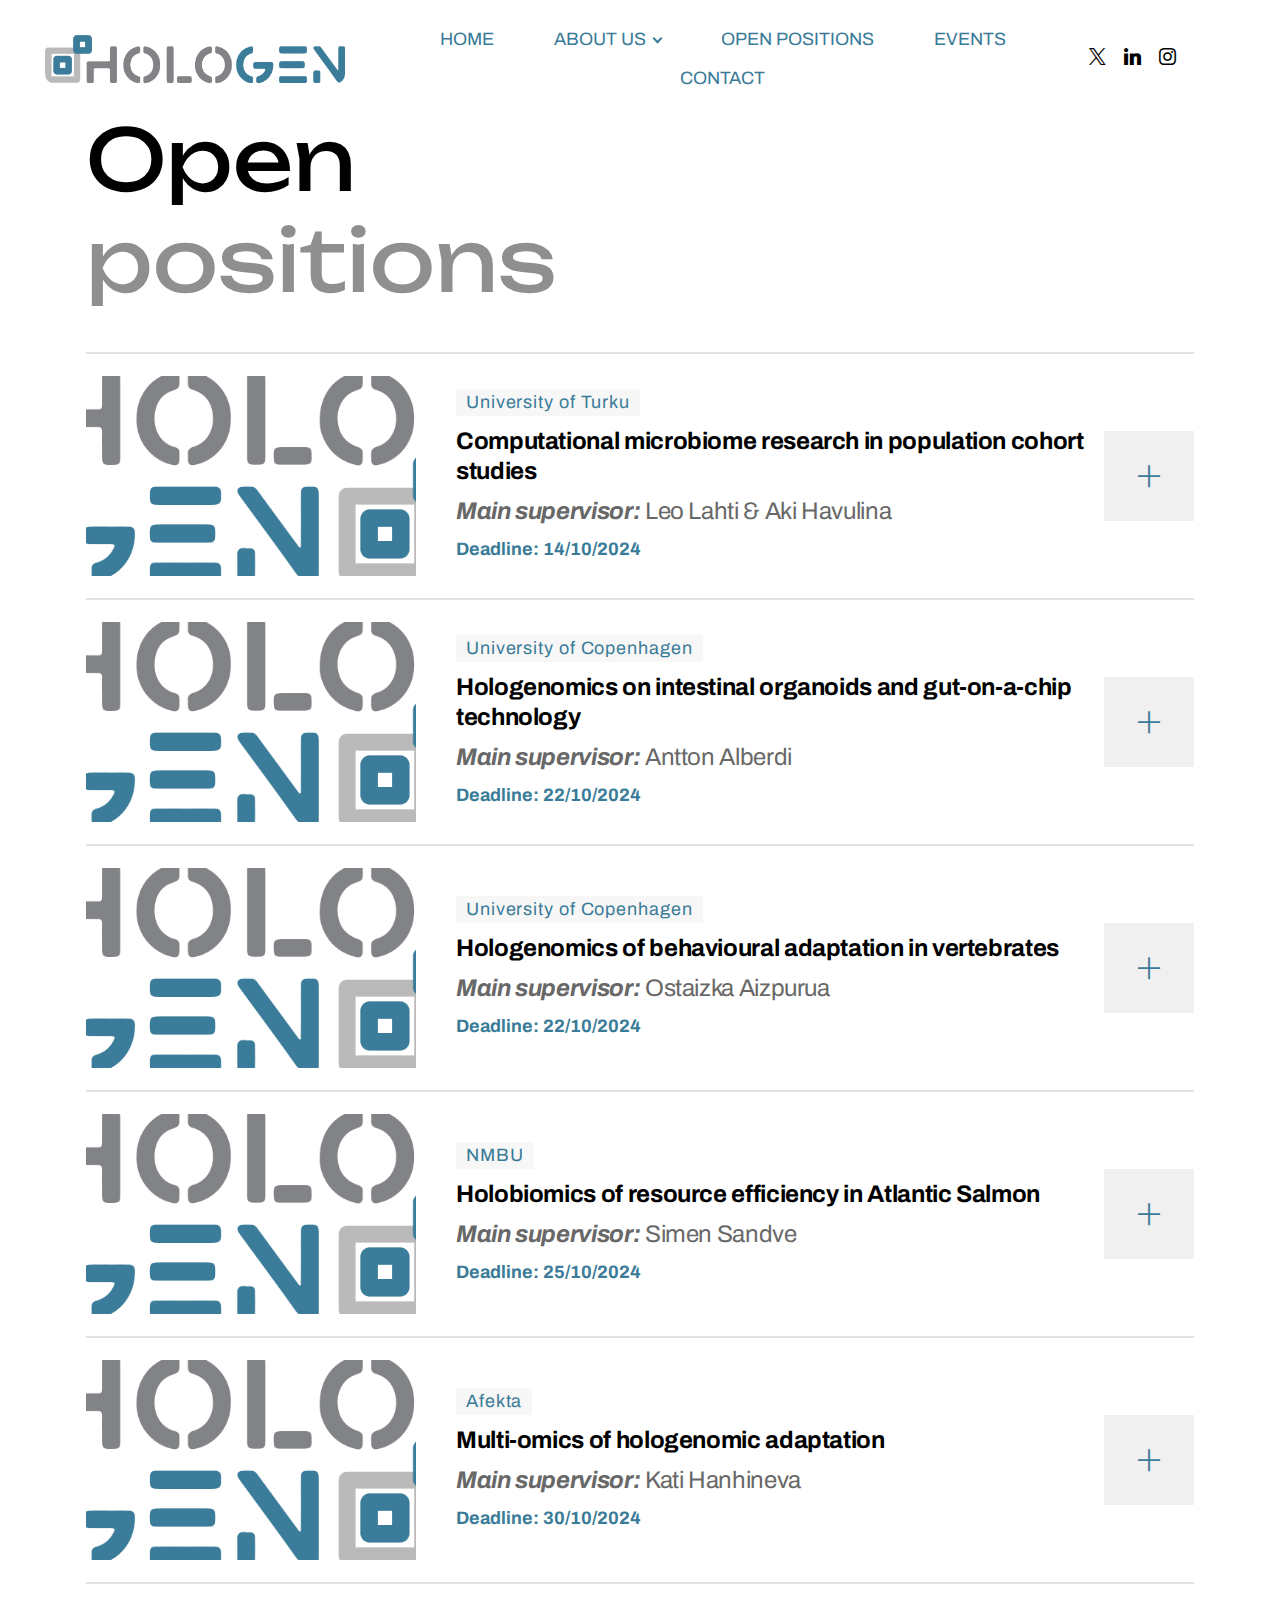
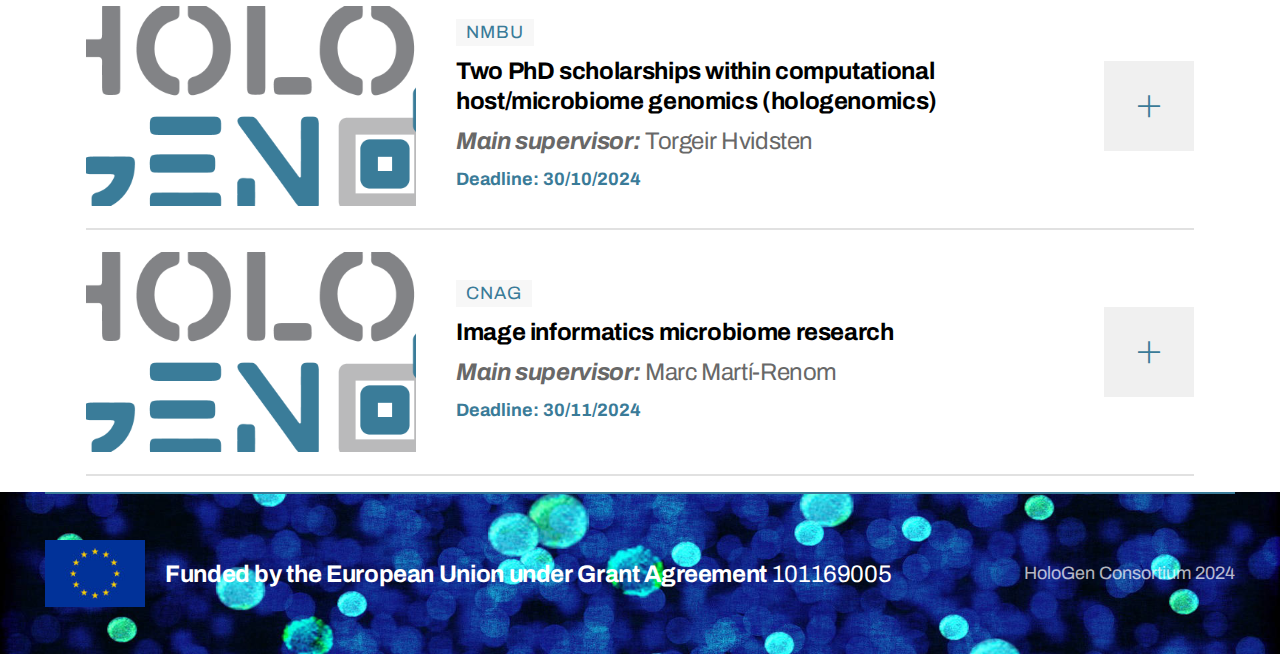
<file: positions.html>
<!DOCTYPE html>
<html  >
<head>
  
  <meta charset="UTF-8">
  <meta http-equiv="X-UA-Compatible" content="IE=edge">
  
  <meta name="viewport" content="width=device-width, initial-scale=1, minimum-scale=1">
  <link rel="shortcut icon" href="assets/images/hologen-favicon-128x130.png" type="image/x-icon">
  <meta name="description" content="">
  
  
  <title>Open positions</title>
  <link rel="stylesheet" href="assets/web/assets/mobirise-icons2/mobirise2.css">
  <link rel="stylesheet" href="assets/bootstrap/css/bootstrap.min.css">
  <link rel="stylesheet" href="assets/bootstrap/css/bootstrap-grid.min.css">
  <link rel="stylesheet" href="assets/bootstrap/css/bootstrap-reboot.min.css">
  <link rel="stylesheet" href="assets/dropdown/css/style.css">
  <link rel="stylesheet" href="assets/socicon/css/styles.css">
  <link rel="stylesheet" href="assets/theme/css/style.css">
  <link rel="preload" href="https://fonts.googleapis.com/css?family=Unbounded:200,300,400,500,600,700,800,900&display=swap" as="style" onload="this.onload=null;this.rel='stylesheet'">
  <noscript><link rel="stylesheet" href="https://fonts.googleapis.com/css?family=Unbounded:200,300,400,500,600,700,800,900&display=swap"></noscript>
  <link rel="preload" href="https://fonts.googleapis.com/css?family=Archivo:100,200,300,400,500,600,700,800,900,100i,200i,300i,400i,500i,600i,700i,800i,900i&display=swap" as="style" onload="this.onload=null;this.rel='stylesheet'">
  <noscript><link rel="stylesheet" href="https://fonts.googleapis.com/css?family=Archivo:100,200,300,400,500,600,700,800,900,100i,200i,300i,400i,500i,600i,700i,800i,900i&display=swap"></noscript>
  <link rel="preload" as="style" href="assets/mobirise/css/mbr-additional.css?v=JXUf0T"><link rel="stylesheet" href="assets/mobirise/css/mbr-additional.css?v=JXUf0T" type="text/css">

  
  
  
</head>
<body>
  
  <section data-bs-version="5.1" class="menu menu01 divem5 cid-ukWJNv6UZV" once="menu" id="menu01-l">

    

    <nav class="navbar navbar-dropdown navbar-expand-lg">
        <div class="menu_box container-fluid">
            <div class="navbar-brand d-flex">
                <span class="navbar-logo">
                    <a href="index.html">
                        <img src="assets/images/hologen-logo-web-1000x160.png" alt="">
                    </a>
                </span>
                
                <button class="navbar-toggler" type="button" data-toggle="collapse" data-bs-toggle="collapse" data-target="#navbarSupportedContent" data-bs-target="#navbarSupportedContent" aria-controls="navbarNavAltMarkup" aria-expanded="false" aria-label="Toggle navigation">
                    <div class="hamburger">
                        <span></span>
                        <span></span>
                        <span></span>
                        <span></span>
                    </div>
                </button>
            </div>
            <div class="collapse navbar-collapse" id="navbarSupportedContent">
                <ul class="navbar-nav nav-dropdown nav-right" data-app-modern-menu="true"><li class="nav-item">
                        <a class="nav-link link text-primary display-4" href="index.html">
                            HOME
                        </a>
                    </li>
                    <li class="nav-item dropdown">
                        <a class="nav-link link text-primary dropdown-toggle display-4" href="#" data-toggle="dropdown-submenu" data-bs-toggle="dropdown" data-bs-auto-close="outside" aria-expanded="true">ABOUT US</a><div class="dropdown-menu" aria-labelledby="dropdown-214"><a class="text-primary show dropdown-item display-4" href="concept.html">Concept</a><a class="text-primary dropdown-item display-4" href="consortium.html">Consortium</a><a class="text-primary dropdown-item display-4" href="trainees.html">Trainees</a><a class="text-primary dropdown-item display-4" href="supervisors.html">Supervisors</a></div>
                    </li>
                    <li class="nav-item"><a class="nav-link link text-primary display-4" href="positions.html" aria-expanded="false">OPEN POSITIONS</a></li>
                    <li class="nav-item">
                        <a class="nav-link link text-primary display-4" href="events.html">EVENTS</a>
                    </li>
                    <li class="nav-item">
                        <a class="nav-link link text-primary display-4" href="contact.html">
                            CONTACT</a>
                    </li></ul>
                <div class="icons-menu-main">
                    <a class="iconfont-wrapper" href="#" target="_blank">
                        <span class="p-2 mbr-iconfont socicon-twitter socicon"></span>
                    </a>
                    <a class="iconfont-wrapper" href="#" target="_blank">
                        <span class="p-2 mbr-iconfont socicon-linkedin socicon"></span>
                    </a>
                    <a class="iconfont-wrapper" href="#" target="_blank">
                        <span class="p-2 mbr-iconfont socicon-instagram socicon"></span>
                    </a>
                    
                </div>

                
            </div>
            
        </div>
    </nav>
</section>

<section data-bs-version="5.1" class="header3 factm5 cid-ulDcz8iOsT" id="aheader3-p">

    

    
    

    <div class="container">
        <div class="content-container">
            <div class="item-left">
                <h1 class="mbr-section-title mbr-fonts-style mb-0 display-1">
                    Open</h1>
                <h2 class="mbr-section-subtitle mbr-fonts-style mb-0 display-1">
                    positions</h2>
            </div>
            
        </div>
    </div>
</section>

<section data-bs-version="5.1" class="features03 divem5 cid-umbYfhXVOv" id="features03-1j">
    

    
    

    <div class="container">
        <div class="row">
            <div class="col-12">
                <div class="title-wrapper">
                    
                </div>
            </div>
        </div>
        <div class="row">
            <div class="item features-image col-12">
                <div class="item-wrapper">
                    <a href="#" class="item-img">
                        <img src="assets/images/hologene-condensed-1144x568.png" alt="">
                    </a>
                    <div class="item-content">
                        <div class="content-wrap">
                            <a class="desc-wrap">
                                <p class="item-desc mbr-fonts-style display-4">University of Turku</p>
                            </a>
                            <h5 class="item-subtitle mbr-fonts-style display-7"><strong>Computational microbiome research in population cohort studies</strong></h5>
                            <h4 class="item-title mbr-fonts-style display-7">
                                <strong><em>Main supervisor:</em></strong>&nbsp;Leo Lahti &amp; Aki Havulina</h4>
                            <p class="item-price mbr-fonts-style display-4">
                                <strong>Deadline: 14/10/2024</strong></p>
                        </div>
                        <a href="https://ats.talentadore.com/apply/1-2-fully-funded-doctoral-researcher-positions-in-msca-doctoral-network-hologen/DGn4Bg" class="icon-wrapper" target="_blank">
                            <span class="mbr-iconfont mobi-mbri-plus mobi-mbri" style="color: rgb(58, 123, 152); fill: rgb(58, 123, 152);"></span>
                        </a>
                    </div>
                </div>
            </div><div class="item features-image col-12">
                <div class="item-wrapper">
                    <a href="#" class="item-img">
                        <img src="assets/images/hologene-condensed-1144x568.png" alt="" data-slide-to="1" data-bs-slide-to="2">
                    </a>
                    <div class="item-content">
                        <div class="content-wrap">
                            <a class="desc-wrap">
                                <p class="item-desc mbr-fonts-style display-4">University of Copenhagen</p>
                            </a>
                            <h5 class="item-subtitle mbr-fonts-style display-7"><strong>Hologenomics on intestinal organoids and gut-on-a-chip technology</strong></h5>
                            <h4 class="item-title mbr-fonts-style display-7">
                                <strong><em>Main supervisor:</em></strong>&nbsp;Antton Alberdi</h4>
                            <p class="item-price mbr-fonts-style display-4">
                                <strong>Deadline: 22/10/2024</strong></p>
                        </div>
                        <a href="https://candidate.hr-manager.net/ApplicationInit.aspx/?cid=1307&departmentId=19217&ProjectId=162630&MediaId=5&SkipAdvertisement=false" class="icon-wrapper" target="_blank">
                            <span class="mbr-iconfont mobi-mbri-plus mobi-mbri" style="color: rgb(58, 123, 152); fill: rgb(58, 123, 152);"></span>
                        </a>
                    </div>
                </div>
            </div><div class="item features-image col-12">
                <div class="item-wrapper">
                    <a href="#" class="item-img">
                        <img src="assets/images/hologene-condensed-1144x568.png" alt="" data-slide-to="2" data-bs-slide-to="3">
                    </a>
                    <div class="item-content">
                        <div class="content-wrap">
                            <a class="desc-wrap">
                                <p class="item-desc mbr-fonts-style display-4">University of Copenhagen</p>
                            </a>
                            <h5 class="item-subtitle mbr-fonts-style display-7"><strong>Hologenomics of behavioural adaptation in vertebrates</strong></h5>
                            <h4 class="item-title mbr-fonts-style display-7">
                                <strong><em>Main supervisor:</em></strong>&nbsp;Ostaizka Aizpurua</h4>
                            <p class="item-price mbr-fonts-style display-4">
                                <strong>Deadline: 22/10/2024</strong></p>
                        </div>
                        <a href="https://candidate.hr-manager.net/ApplicationInit.aspx/?cid=1307&departmentId=19217&ProjectId=162614&MediaId=5&SkipAdvertisement=false" class="icon-wrapper" target="_blank">
                            <span class="mbr-iconfont mobi-mbri-plus mobi-mbri" style="color: rgb(58, 123, 152); fill: rgb(58, 123, 152);"></span>
                        </a>
                    </div>
                </div>
            </div><div class="item features-image col-12">
                <div class="item-wrapper">
                    <a href="#" class="item-img">
                        <img src="assets/images/hologene-condensed-1144x568.png" alt="" data-slide-to="3" data-bs-slide-to="4">
                    </a>
                    <div class="item-content">
                        <div class="content-wrap">
                            <a class="desc-wrap">
                                <p class="item-desc mbr-fonts-style display-4">NMBU</p>
                            </a>
                            <h5 class="item-subtitle mbr-fonts-style display-7"><strong>Holobiomics of resource efficiency in Atlantic Salmon</strong></h5>
                            <h4 class="item-title mbr-fonts-style display-7">
                                <strong><em>Main supervisor:</em></strong>&nbsp;Simen Sandve</h4>
                            <p class="item-price mbr-fonts-style display-4">
                                <strong>Deadline: 25/10/2024</strong></p>
                        </div>
                        <a href="https://www.jobbnorge.no/en/available-jobs/job/268714/phd-scholarship-within-holobiomics-of-resource-efficiency-in-atlantic-salmon" class="icon-wrapper" target="_blank">
                            <span class="mbr-iconfont mobi-mbri-plus mobi-mbri" style="color: rgb(58, 123, 152); fill: rgb(58, 123, 152);"></span>
                        </a>
                    </div>
                </div>
            </div><div class="item features-image col-12">
                <div class="item-wrapper">
                    <a href="#" class="item-img">
                        <img src="assets/images/hologene-condensed-1144x568.png" alt="" data-slide-to="4" data-bs-slide-to="3">
                    </a>
                    <div class="item-content">
                        <div class="content-wrap">
                            <a class="desc-wrap">
                                <p class="item-desc mbr-fonts-style display-4">Afekta</p>
                            </a>
                            <h5 class="item-subtitle mbr-fonts-style display-7"><strong>Multi-omics of hologenomic adaptation</strong></h5>
                            <h4 class="item-title mbr-fonts-style display-7">
                                <strong><em>Main supervisor:</em></strong>&nbsp;Kati Hanhineva</h4>
                            <p class="item-price mbr-fonts-style display-4">
                                <strong>Deadline: 30/10/2024</strong></p>
                        </div>
                        <a href="https://afekta.com/news/open-position-for-a-phd-fellowship/" class="icon-wrapper" target="_blank">
                            <span class="mbr-iconfont mobi-mbri-plus mobi-mbri" style="color: rgb(58, 123, 152); fill: rgb(58, 123, 152);"></span>
                        </a>
                    </div>
                </div>
            </div><div class="item features-image col-12">
                <div class="item-wrapper">
                    <a href="#" class="item-img">
                        <img src="assets/images/hologene-condensed-1144x568.png" alt="" data-slide-to="5" data-bs-slide-to="5">
                    </a>
                    <div class="item-content">
                        <div class="content-wrap">
                            <a class="desc-wrap">
                                <p class="item-desc mbr-fonts-style display-4">NMBU</p>
                            </a>
                            <h5 class="item-subtitle mbr-fonts-style display-7"><strong>Two PhD scholarships within computational host/microbiome genomics (hologenomics)</strong></h5>
                            <h4 class="item-title mbr-fonts-style display-7">
                                <strong><em>Main supervisor:</em></strong>&nbsp;Torgeir Hvidsten</h4>
                            <p class="item-price mbr-fonts-style display-4">
                                <strong>Deadline: 30/10/2024</strong></p>
                        </div>
                        <a href="https://www.jobbnorge.no/en/available-jobs/job/268532/two-phd-scholarships-within-computational-host-microbiome-genomics-hologenomics" class="icon-wrapper" target="_blank">
                            <span class="mbr-iconfont mobi-mbri-plus mobi-mbri" style="color: rgb(58, 123, 152); fill: rgb(58, 123, 152);"></span>
                        </a>
                    </div>
                </div>
            </div><div class="item features-image col-12">
                <div class="item-wrapper">
                    <a href="#" class="item-img">
                        <img src="assets/images/hologene-condensed-1144x568.png" alt="" data-slide-to="6" data-bs-slide-to="7">
                    </a>
                    <div class="item-content">
                        <div class="content-wrap">
                            <a class="desc-wrap">
                                <p class="item-desc mbr-fonts-style display-4">CNAG</p>
                            </a>
                            <h5 class="item-subtitle mbr-fonts-style display-7"><strong>Image informatics microbiome research</strong></h5>
                            <h4 class="item-title mbr-fonts-style display-7">
                                <strong><em>Main supervisor:</em></strong>&nbsp;Marc Martí-Renom</h4>
                            <p class="item-price mbr-fonts-style display-4">
                                <strong>Deadline: 30/11/2024</strong></p>
                        </div>
                        <a href="https://www.cnag.eu/jobs/phd-student-structural-genomics-team" class="icon-wrapper" target="_blank">
                            <span class="mbr-iconfont mobi-mbri-plus mobi-mbri" style="color: rgb(58, 123, 152); fill: rgb(58, 123, 152);"></span>
                        </a>
                    </div>
                </div>
            </div>
            
            
            
        </div>
    </div>
</section>

<section data-bs-version="5.1" class="footer01 divem5 cid-ulCUPQgLkT" once="footers" id="footer01-m">
    

    
    

    <div class="container-fluid">
        <div class="row">
            
            
            <div class="col-12">
                <div class="copy-wrapper">
                    <a class="logo-wrapper" href="#">
                        <img src="assets/images/eu-flag-120x80.jpg" alt="">
                        <p class="mbr-brand mbr-fonts-style display-7">
                           <strong>Funded by the European Union under Grant Agreement&nbsp;</strong>101169005</p>
                    </a>
                    <p class="mbr-copy mbr-fonts-style display-4">
                        HoloGen Consortium 2024</p>
                </div>
            </div>
        </div>
    </div>
</section>


<script src="assets/bootstrap/js/bootstrap.bundle.min.js"></script>
  <script src="assets/smoothscroll/smooth-scroll.js"></script>
  <script src="assets/ytplayer/index.js"></script>
  <script src="assets/dropdown/js/navbar-dropdown.js"></script>
  <script src="assets/theme/js/script.js"></script>
  
  
  
</body>
</html>
</file>
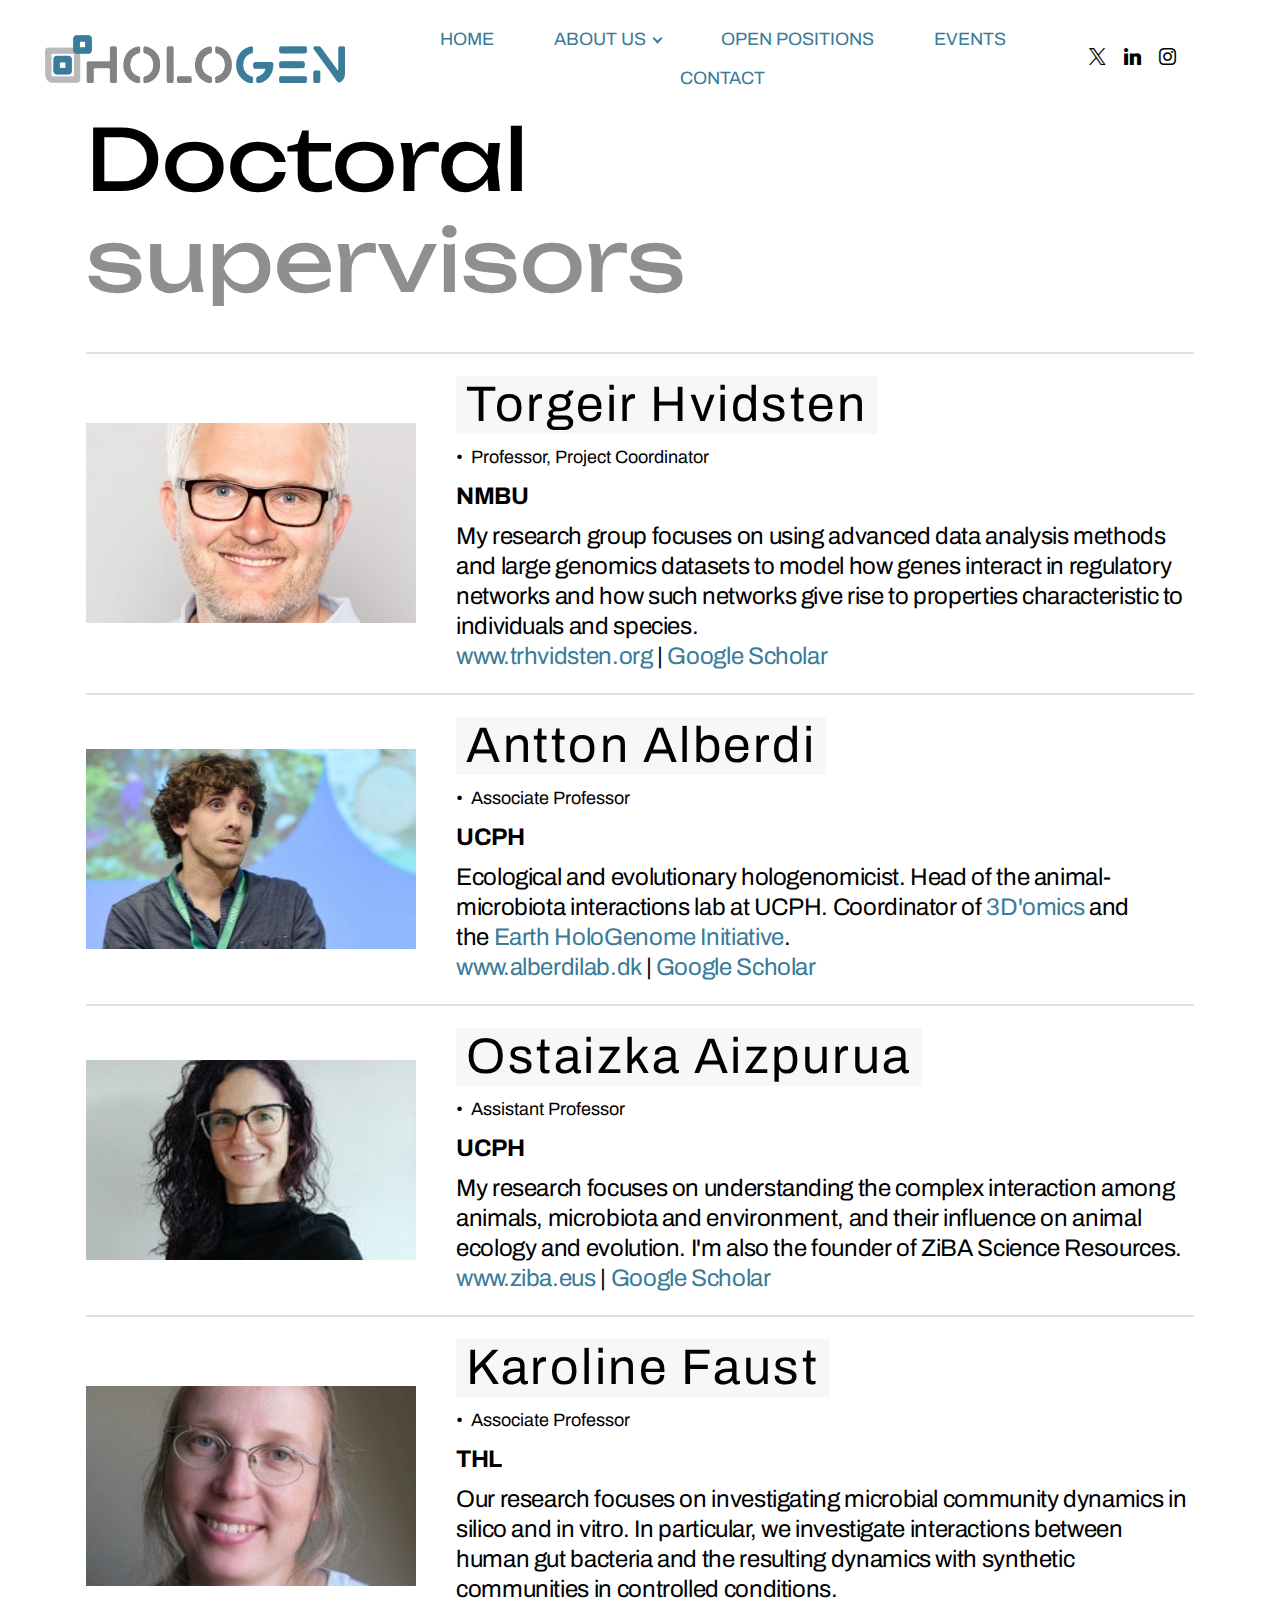
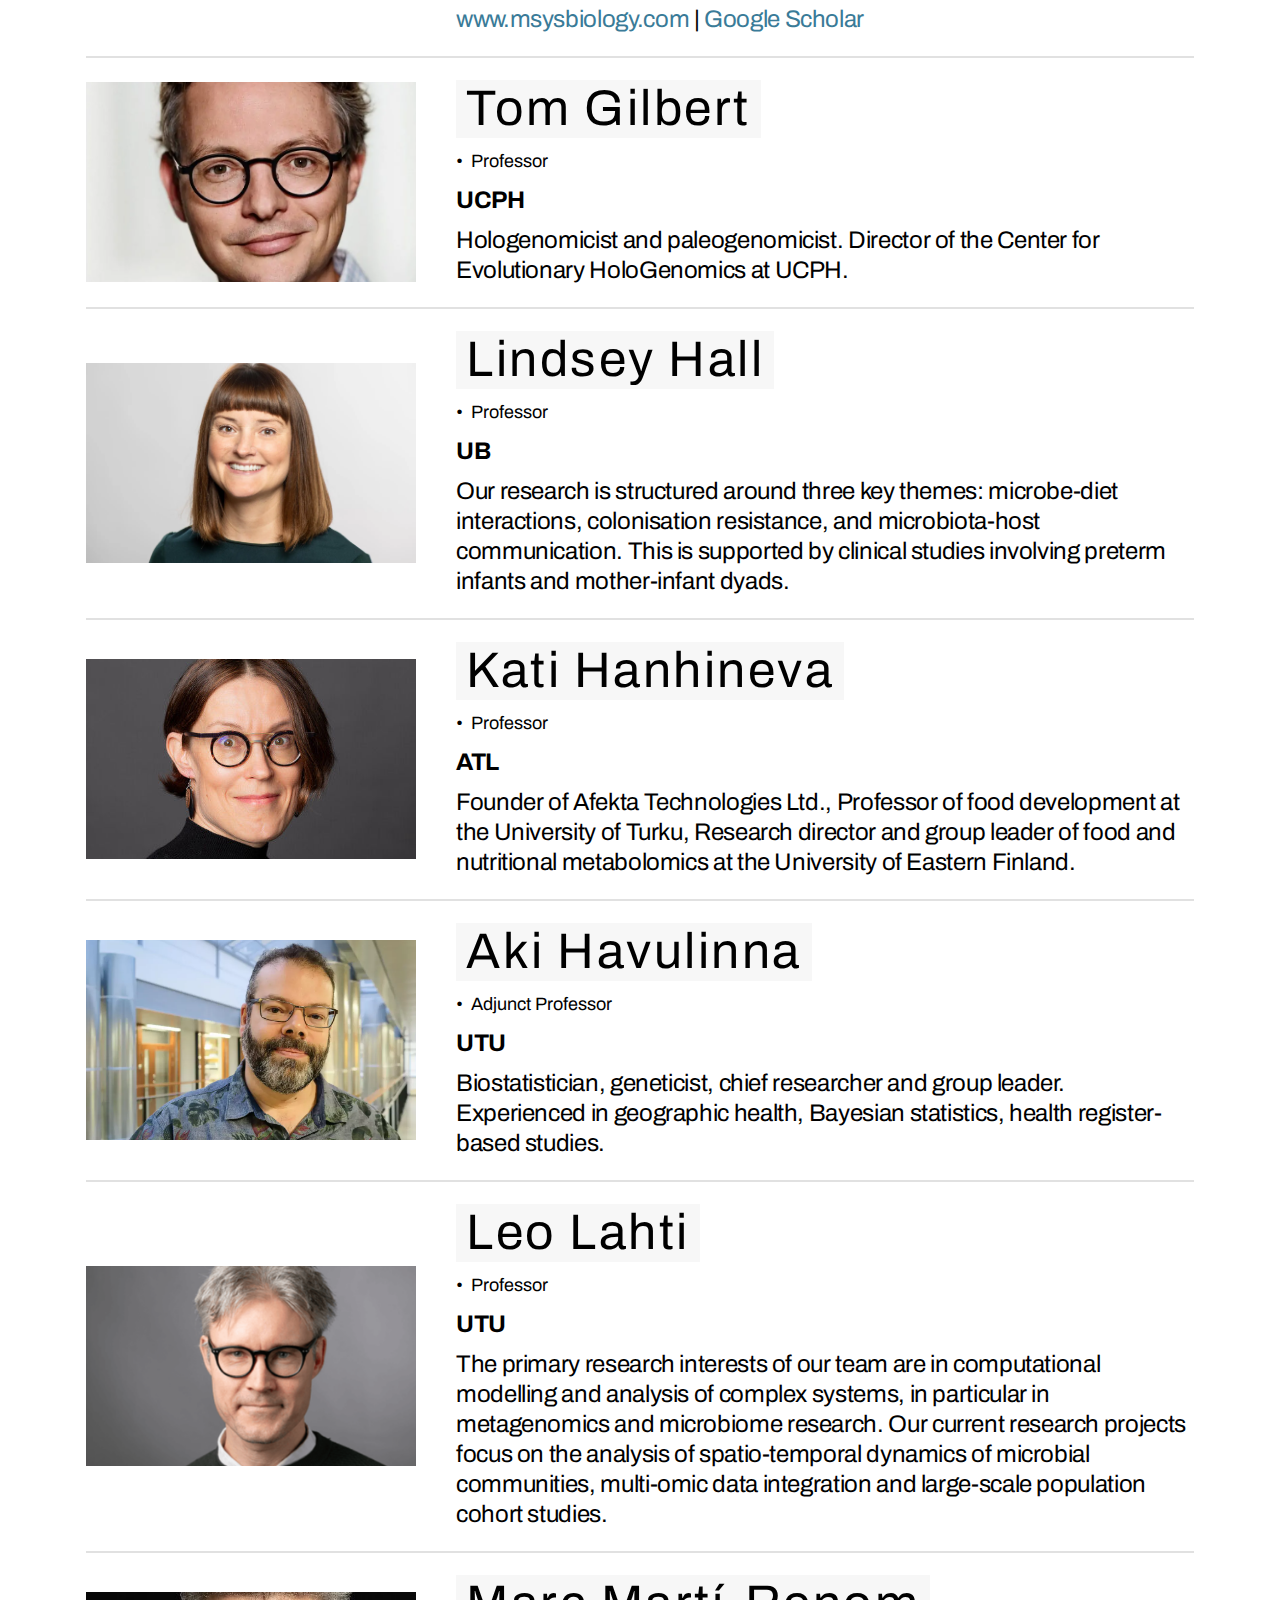
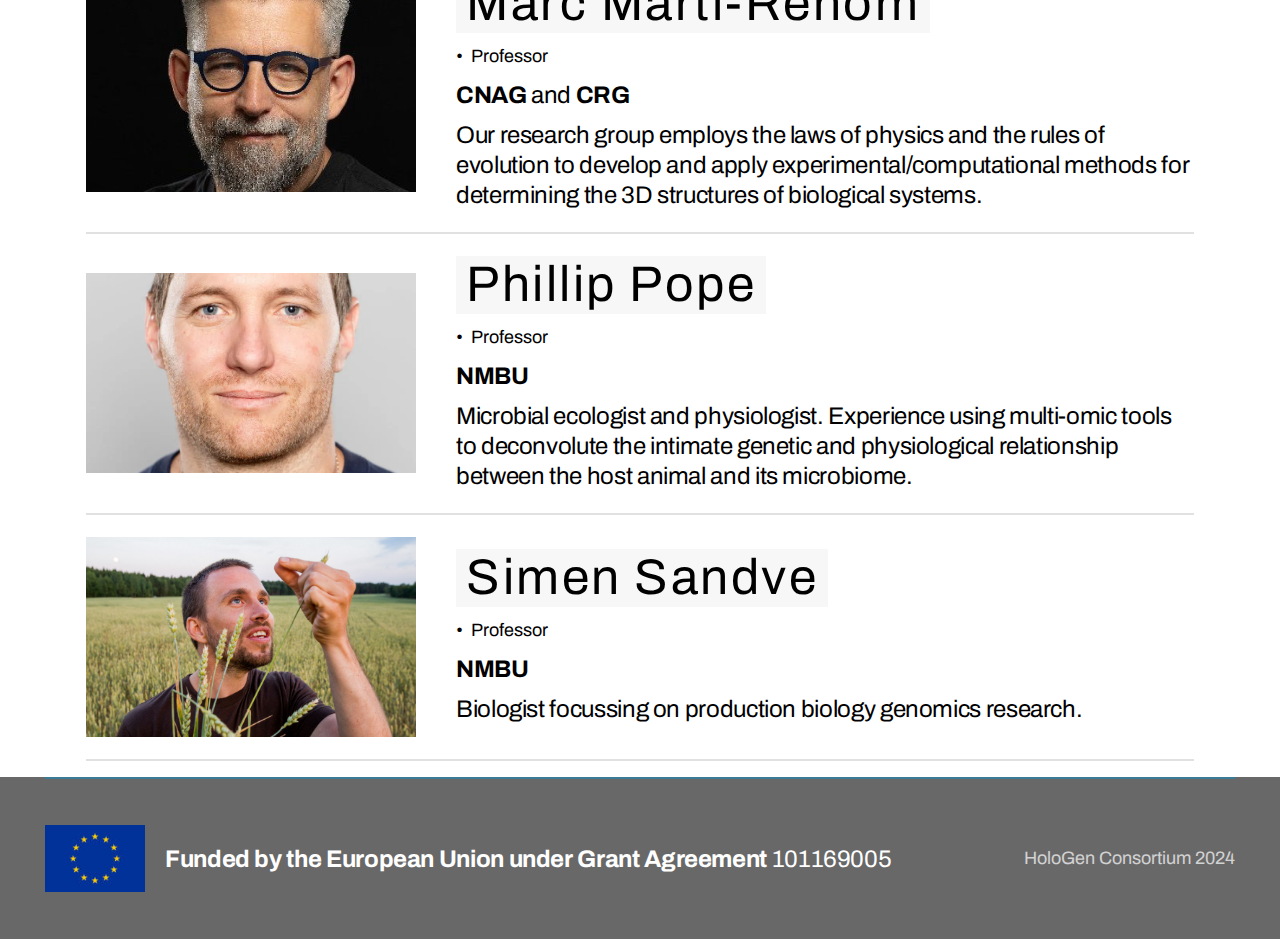
<file: supervisors.html>
<!DOCTYPE html>
<html  >
<head>
  
  <meta charset="UTF-8">
  <meta http-equiv="X-UA-Compatible" content="IE=edge">
  
  <meta name="viewport" content="width=device-width, initial-scale=1, minimum-scale=1">
  <link rel="shortcut icon" href="assets/images/hologen-favicon-128x130.png" type="image/x-icon">
  <meta name="description" content="">
  
  
  <title>Supervisors</title>
  <link rel="stylesheet" href="assets/web/assets/mobirise-icons2/mobirise2.css">
  <link rel="stylesheet" href="assets/bootstrap/css/bootstrap.min.css">
  <link rel="stylesheet" href="assets/bootstrap/css/bootstrap-grid.min.css">
  <link rel="stylesheet" href="assets/bootstrap/css/bootstrap-reboot.min.css">
  <link rel="stylesheet" href="assets/dropdown/css/style.css">
  <link rel="stylesheet" href="assets/socicon/css/styles.css">
  <link rel="stylesheet" href="assets/theme/css/style.css">
  <link rel="preload" href="https://fonts.googleapis.com/css?family=Unbounded:200,300,400,500,600,700,800,900&display=swap" as="style" onload="this.onload=null;this.rel='stylesheet'">
  <noscript><link rel="stylesheet" href="https://fonts.googleapis.com/css?family=Unbounded:200,300,400,500,600,700,800,900&display=swap"></noscript>
  <link rel="preload" href="https://fonts.googleapis.com/css?family=Archivo:100,200,300,400,500,600,700,800,900,100i,200i,300i,400i,500i,600i,700i,800i,900i&display=swap" as="style" onload="this.onload=null;this.rel='stylesheet'">
  <noscript><link rel="stylesheet" href="https://fonts.googleapis.com/css?family=Archivo:100,200,300,400,500,600,700,800,900,100i,200i,300i,400i,500i,600i,700i,800i,900i&display=swap"></noscript>
  <link rel="preload" as="style" href="assets/mobirise/css/mbr-additional.css?v=K4xcMY"><link rel="stylesheet" href="assets/mobirise/css/mbr-additional.css?v=K4xcMY" type="text/css">

  
  
  
</head>
<body>
  
  <section data-bs-version="5.1" class="menu menu01 divem5 cid-ulGqVuzDNE" once="menu" id="menu01-18">

    

    <nav class="navbar navbar-dropdown navbar-expand-lg">
        <div class="menu_box container-fluid">
            <div class="navbar-brand d-flex">
                <span class="navbar-logo">
                    <a href="index.html">
                        <img src="assets/images/hologen-logo-web-1000x160.png" alt="">
                    </a>
                </span>
                
                <button class="navbar-toggler" type="button" data-toggle="collapse" data-bs-toggle="collapse" data-target="#navbarSupportedContent" data-bs-target="#navbarSupportedContent" aria-controls="navbarNavAltMarkup" aria-expanded="false" aria-label="Toggle navigation">
                    <div class="hamburger">
                        <span></span>
                        <span></span>
                        <span></span>
                        <span></span>
                    </div>
                </button>
            </div>
            <div class="collapse navbar-collapse" id="navbarSupportedContent">
                <ul class="navbar-nav nav-dropdown nav-right" data-app-modern-menu="true"><li class="nav-item">
                        <a class="nav-link link text-primary display-4" href="index.html">
                            HOME
                        </a>
                    </li>
                    <li class="nav-item dropdown">
                        <a class="nav-link link text-primary dropdown-toggle display-4" href="#" data-toggle="dropdown-submenu" data-bs-toggle="dropdown" data-bs-auto-close="outside" aria-expanded="true">ABOUT US</a><div class="dropdown-menu" aria-labelledby="dropdown-214"><a class="text-primary show dropdown-item display-4" href="concept.html">Concept</a><a class="text-primary dropdown-item display-4" href="consortium.html">Consortium</a><a class="text-primary dropdown-item display-4" href="trainees.html">Trainees</a><a class="text-primary dropdown-item display-4" href="supervisors.html">Supervisors</a></div>
                    </li>
                    <li class="nav-item"><a class="nav-link link text-primary display-4" href="positions.html" aria-expanded="false">OPEN POSITIONS</a></li>
                    <li class="nav-item">
                        <a class="nav-link link text-primary display-4" href="events.html">EVENTS</a>
                    </li>
                    <li class="nav-item">
                        <a class="nav-link link text-primary display-4" href="contact.html">
                            CONTACT</a>
                    </li></ul>
                <div class="icons-menu-main">
                    <a class="iconfont-wrapper" href="#" target="_blank">
                        <span class="p-2 mbr-iconfont socicon-twitter socicon"></span>
                    </a>
                    <a class="iconfont-wrapper" href="#" target="_blank">
                        <span class="p-2 mbr-iconfont socicon-linkedin socicon"></span>
                    </a>
                    <a class="iconfont-wrapper" href="#" target="_blank">
                        <span class="p-2 mbr-iconfont socicon-instagram socicon"></span>
                    </a>
                    
                </div>

                
            </div>
            
        </div>
    </nav>
</section>

<section data-bs-version="5.1" class="header3 factm5 cid-ulGrNl0rQw" id="aheader3-1d">

    

    
    

    <div class="container">
        <div class="content-container">
            <div class="item-left">
                <h1 class="mbr-section-title mbr-fonts-style mb-0 display-1">Doctoral</h1>
                <h2 class="mbr-section-subtitle mbr-fonts-style mb-0 display-1">
                    supervisors</h2>
            </div>
            
        </div>
    </div>
</section>

<section data-bs-version="5.1" class="features03 divem5 cid-ulGsHg1rv5" id="features03-1e">
    

    
    

    <div class="container">
        <div class="row">
            <div class="col-12">
                <div class="title-wrapper">
                    
                </div>
            </div>
        </div>
        <div class="row">
            <div class="item features-image col-12 active">
                <div class="item-wrapper">
                    <a href="#" class="item-img">
                        <img src="assets/images/torgeir-new-660x660.jpeg" alt="" data-slide-to="0" data-bs-slide-to="0">
                    </a>
                    <div class="item-content">
                        <div class="content-wrap">
                            <a class="desc-wrap">
                                <p class="item-desc mbr-fonts-style display-5">
                                    Torgeir Hvidsten</p>
                            </a>
                            <h5 class="item-subtitle mbr-fonts-style display-4">
                                •&nbsp; Professor, Project Coordinator</h5>
                            <h4 class="item-title mbr-fonts-style display-7">
                                <strong>NMBU</strong></h4>
                            <p class="item-price mbr-fonts-style display-7">My research group focuses on using advanced data analysis methods and large genomics datasets to model how genes interact in regulatory networks and how such networks give rise to properties characteristic to individuals and species.<br><a href="http://www.trhvidsten.org" class="text-primary" target="_blank">www.trhvidsten.org</a> | <a href="https://scholar.google.com/citations?user=rMkIGowAAAAJ" class="text-primary" target="_blank">Google Scholar</a></p>
                        </div>
                        
                    </div>
                </div>
            </div><div class="item features-image col-12">
                <div class="item-wrapper">
                    <a href="#" class="item-img">
                        <img src="assets/images/antton-food2030-439x658.jpeg" alt="" data-slide-to="1" data-bs-slide-to="1">
                    </a>
                    <div class="item-content">
                        <div class="content-wrap">
                            <a class="desc-wrap">
                                <p class="item-desc mbr-fonts-style display-5">
                                    Antton Alberdi</p>
                            </a>
                            <h5 class="item-subtitle mbr-fonts-style display-4">
                                •&nbsp; Associate Professor</h5>
                            <h4 class="item-title mbr-fonts-style display-7">
                                <strong>UCPH</strong></h4>
                            <p class="item-price mbr-fonts-style display-7">Ecological and evolutionary hologenomicist. Head of the animal-microbiota interactions lab&nbsp;at UCPH. Coordinator of <a href="https://3domics.eu/" class="text-primary">3D'omics</a> and the&nbsp;<a href="https://www.earthhologenome.org/" class="text-primary">Earth HoloGenome Initiative</a>.&nbsp;<br><a href="http://www.alberdilab.dk" class="text-primary" target="_blank">www.alberdilab.dk</a> | <a href="https://scholar.google.dk/citations?user=06qSsqIAAAAJ&hl=en" class="text-primary" target="_blank">Google Scholar</a></p>
                        </div>
                        
                    </div>
                </div>
            </div><div class="item features-image col-12">
                <div class="item-wrapper">
                    <a href="#" class="item-img">
                        <img src="assets/images/ostaizka-profile2024-240x240.jpg" alt="" data-slide-to="2" data-bs-slide-to="2">
                    </a>
                    <div class="item-content">
                        <div class="content-wrap">
                            <a class="desc-wrap">
                                <p class="item-desc mbr-fonts-style display-5">
                                    Ostaizka Aizpurua</p>
                            </a>
                            <h5 class="item-subtitle mbr-fonts-style display-4">
                                •&nbsp; Assistant Professor</h5>
                            <h4 class="item-title mbr-fonts-style display-7">
                                <strong>UCPH</strong></h4>
                            <p class="item-price mbr-fonts-style display-7">My research focuses on understanding the complex interaction among animals, microbiota and environment, and their influence on animal ecology and evolution.  I'm also the founder of ZiBA Science Resources.<br><a href="http://www.ziba.eus" class="text-primary" target="_blank">www.ziba.eus</a> | <a href="https://scholar.google.com/citations?user=ekRz4s4AAAAJ&hl=en&oi=ao" class="text-primary" target="_blank">Google Scholar</a></p>
                        </div>
                        
                    </div>
                </div>
            </div><div class="item features-image col-12">
                <div class="item-wrapper">
                    <a href="#" class="item-img">
                        <img src="assets/images/karoline-new-440x510.jpeg" alt="" data-slide-to="3" data-bs-slide-to="3">
                    </a>
                    <div class="item-content">
                        <div class="content-wrap">
                            <a class="desc-wrap">
                                <p class="item-desc mbr-fonts-style display-5">
                                    Karoline Faust</p>
                            </a>
                            <h5 class="item-subtitle mbr-fonts-style display-4">
                                •&nbsp; Associate Professor</h5>
                            <h4 class="item-title mbr-fonts-style display-7">
                                <strong>THL</strong></h4>
                            <p class="item-price mbr-fonts-style display-7">Our research focuses on investigating microbial community dynamics in silico and in vitro. In particular, we investigate interactions between human gut bacteria and the resulting dynamics with synthetic communities in controlled conditions.<br><a href="http://www.msysbiology.com" class="text-primary" target="_blank">www.msysbiology.com</a> | <a href="http://scholar.google.de/citations?user=rAxBFFAAAAAJ&hl=en" class="text-primary" target="_blank">Google Scholar</a></p>
                        </div>
                        
                    </div>
                </div>
            </div><div class="item features-image col-12">
                <div class="item-wrapper">
                    <a href="#" class="item-img">
                        <img src="assets/images/gilbert-portrt-e1579177762183-825x510.webp" alt="" data-slide-to="4" data-bs-slide-to="4">
                    </a>
                    <div class="item-content">
                        <div class="content-wrap">
                            <a class="desc-wrap">
                                <p class="item-desc mbr-fonts-style display-5">
                                    Tom Gilbert</p>
                            </a>
                            <h5 class="item-subtitle mbr-fonts-style display-4">
                                •&nbsp; Professor</h5>
                            <h4 class="item-title mbr-fonts-style display-7">
                                <strong>UCPH</strong></h4>
                            <p class="item-price mbr-fonts-style display-7">Hologenomicist and paleogenomicist. Director of the Center for Evolutionary HoloGenomics at UCPH.</p>
                        </div>
                        
                    </div>
                </div>
            </div><div class="item features-image col-12">
                <div class="item-wrapper">
                    <a href="#" class="item-img">
                        <img src="assets/images/20201124-hall-lindsay-ah-620860.x5141dc1b.webp" alt="" data-slide-to="5" data-bs-slide-to="5">
                    </a>
                    <div class="item-content">
                        <div class="content-wrap">
                            <a class="desc-wrap">
                                <p class="item-desc mbr-fonts-style display-5">
                                    Lindsey Hall</p>
                            </a>
                            <h5 class="item-subtitle mbr-fonts-style display-4">
                                •&nbsp; Professor</h5>
                            <h4 class="item-title mbr-fonts-style display-7">
                                <strong>UB</strong></h4>
                            <p class="item-price mbr-fonts-style display-7">Our research is structured around three key themes: microbe-diet interactions, colonisation resistance, and microbiota-host communication. This is supported by clinical studies involving preterm infants and mother-infant dyads.</p>
                        </div>
                        
                    </div>
                </div>
            </div><div class="item features-image col-12">
                <div class="item-wrapper">
                    <a href="#" class="item-img">
                        <img src="assets/images/43924503-518x690.jpg" alt="" data-slide-to="6" data-bs-slide-to="6">
                    </a>
                    <div class="item-content">
                        <div class="content-wrap">
                            <a class="desc-wrap">
                                <p class="item-desc mbr-fonts-style display-5">
                                    Kati Hanhineva</p>
                            </a>
                            <h5 class="item-subtitle mbr-fonts-style display-4">
                                •&nbsp; Professor</h5>
                            <h4 class="item-title mbr-fonts-style display-7">
                                <strong>ATL</strong></h4>
                            <p class="item-price mbr-fonts-style display-7">Founder of Afekta Technologies Ltd., Professor of food development at the University of Turku, Research director and group leader of food and nutritional metabolomics at the University of Eastern Finland.</p>
                        </div>
                        
                    </div>
                </div>
            </div><div class="item features-image col-12">
                <div class="item-wrapper">
                    <a href="#" class="item-img">
                        <img src="assets/images/168622-aki-havulinna.jpg.webp" alt="" data-slide-to="7" data-bs-slide-to="7">
                    </a>
                    <div class="item-content">
                        <div class="content-wrap">
                            <a class="desc-wrap">
                                <p class="item-desc mbr-fonts-style display-5">
                                    Aki Havulinna</p>
                            </a>
                            <h5 class="item-subtitle mbr-fonts-style display-4">
                                •&nbsp; Adjunct Professor</h5>
                            <h4 class="item-title mbr-fonts-style display-7">
                                <strong>UTU</strong></h4>
                            <p class="item-price mbr-fonts-style display-7">Biostatistician, geneticist, chief researcher and group leader. Experienced in geographic health, Bayesian statistics, health register-based studies.  </p>
                        </div>
                        
                    </div>
                </div>
            </div><div class="item features-image col-12">
                <div class="item-wrapper">
                    <a href="#" class="item-img">
                        <img src="assets/images/professoriluennot2023-leo-lahti-1-825x309.png" alt="" data-slide-to="8" data-bs-slide-to="8">
                    </a>
                    <div class="item-content">
                        <div class="content-wrap">
                            <a class="desc-wrap">
                                <p class="item-desc mbr-fonts-style display-5">
                                    Leo Lahti</p>
                            </a>
                            <h5 class="item-subtitle mbr-fonts-style display-4">
                                •&nbsp; Professor</h5>
                            <h4 class="item-title mbr-fonts-style display-7">
                                <strong>UTU</strong></h4>
                            <p class="item-price mbr-fonts-style display-7">The primary research interests of our team are in computational modelling and analysis of complex systems, in particular in metagenomics and microbiome research.&nbsp;Our current research projects focus on the analysis of spatio-temporal dynamics of microbial communities, multi-omic data integration and large-scale population cohort studies. </p>
                        </div>
                        
                    </div>
                </div>
            </div><div class="item features-image col-12">
                <div class="item-wrapper">
                    <a href="#" class="item-img">
                        <img src="assets/images/2hltwo-h-400x400-400x400.jpg" alt="" data-slide-to="9" data-bs-slide-to="9">
                    </a>
                    <div class="item-content">
                        <div class="content-wrap">
                            <a class="desc-wrap">
                                <p class="item-desc mbr-fonts-style display-5">
                                    Marc Martí-Renom</p>
                            </a>
                            <h5 class="item-subtitle mbr-fonts-style display-4">
                                •&nbsp; Professor</h5>
                            <h4 class="item-title mbr-fonts-style display-7"><strong>CNAG</strong> and&nbsp;<strong>CRG</strong></h4>
                            <p class="item-price mbr-fonts-style display-7">Our research group employs the laws of physics and the rules of evolution to develop and apply experimental/computational methods for determining the 3D structures of biological systems.</p>
                        </div>
                        
                    </div>
                </div>
            </div><div class="item features-image col-12">
                <div class="item-wrapper">
                    <a href="#" class="item-img">
                        <img src="assets/images/pbp-portrait2-lowres.webp" alt="" data-slide-to="10" data-bs-slide-to="10">
                    </a>
                    <div class="item-content">
                        <div class="content-wrap">
                            <a class="desc-wrap">
                                <p class="item-desc mbr-fonts-style display-5">
                                    Phillip Pope</p>
                            </a>
                            <h5 class="item-subtitle mbr-fonts-style display-4">
                                •&nbsp; Professor</h5>
                            <h4 class="item-title mbr-fonts-style display-7">
                                <strong>NMBU</strong></h4>
                            <p class="item-price mbr-fonts-style display-7">Microbial ecologist and physiologist. Experience using multi-omic tools to deconvolute the intimate genetic and physiological relationship between the host animal and its microbiome. </p>
                        </div>
                        
                    </div>
                </div>
            </div><div class="item features-image col-12">
                <div class="item-wrapper">
                    <a href="#" class="item-img">
                        <img src="assets/images/simen-rd-sandve3-1920x1281.jpg" alt="" data-slide-to="11" data-bs-slide-to="11">
                    </a>
                    <div class="item-content">
                        <div class="content-wrap">
                            <a class="desc-wrap">
                                <p class="item-desc mbr-fonts-style display-5">
                                    Simen Sandve</p>
                            </a>
                            <h5 class="item-subtitle mbr-fonts-style display-4">
                                •&nbsp; Professor</h5>
                            <h4 class="item-title mbr-fonts-style display-7">
                                <strong>NMBU</strong></h4>
                            <p class="item-price mbr-fonts-style display-7">Biologist focussing on production biology genomics research.</p>
                        </div>
                        
                    </div>
                </div>
            </div>
            
            
            
        </div>
    </div>
</section>

<section data-bs-version="5.1" class="footer01 divem5 cid-ulGqVvRoyP" once="footers" id="footer01-1b">
    

    
    

    <div class="container-fluid">
        <div class="row">
            
            
            <div class="col-12">
                <div class="copy-wrapper">
                    <a class="logo-wrapper" href="#">
                        <img src="assets/images/eu-flag-120x80.jpg" alt="">
                        <p class="mbr-brand mbr-fonts-style display-7">
                           <strong>Funded by the European Union under Grant Agreement&nbsp;</strong>101169005</p>
                    </a>
                    <p class="mbr-copy mbr-fonts-style display-4">
                        HoloGen Consortium 2024</p>
                </div>
            </div>
        </div>
    </div>
</section>


<script src="assets/bootstrap/js/bootstrap.bundle.min.js"></script>
  <script src="assets/smoothscroll/smooth-scroll.js"></script>
  <script src="assets/ytplayer/index.js"></script>
  <script src="assets/dropdown/js/navbar-dropdown.js"></script>
  <script src="assets/theme/js/script.js"></script>
  
  
  
</body>
</html>
</file>
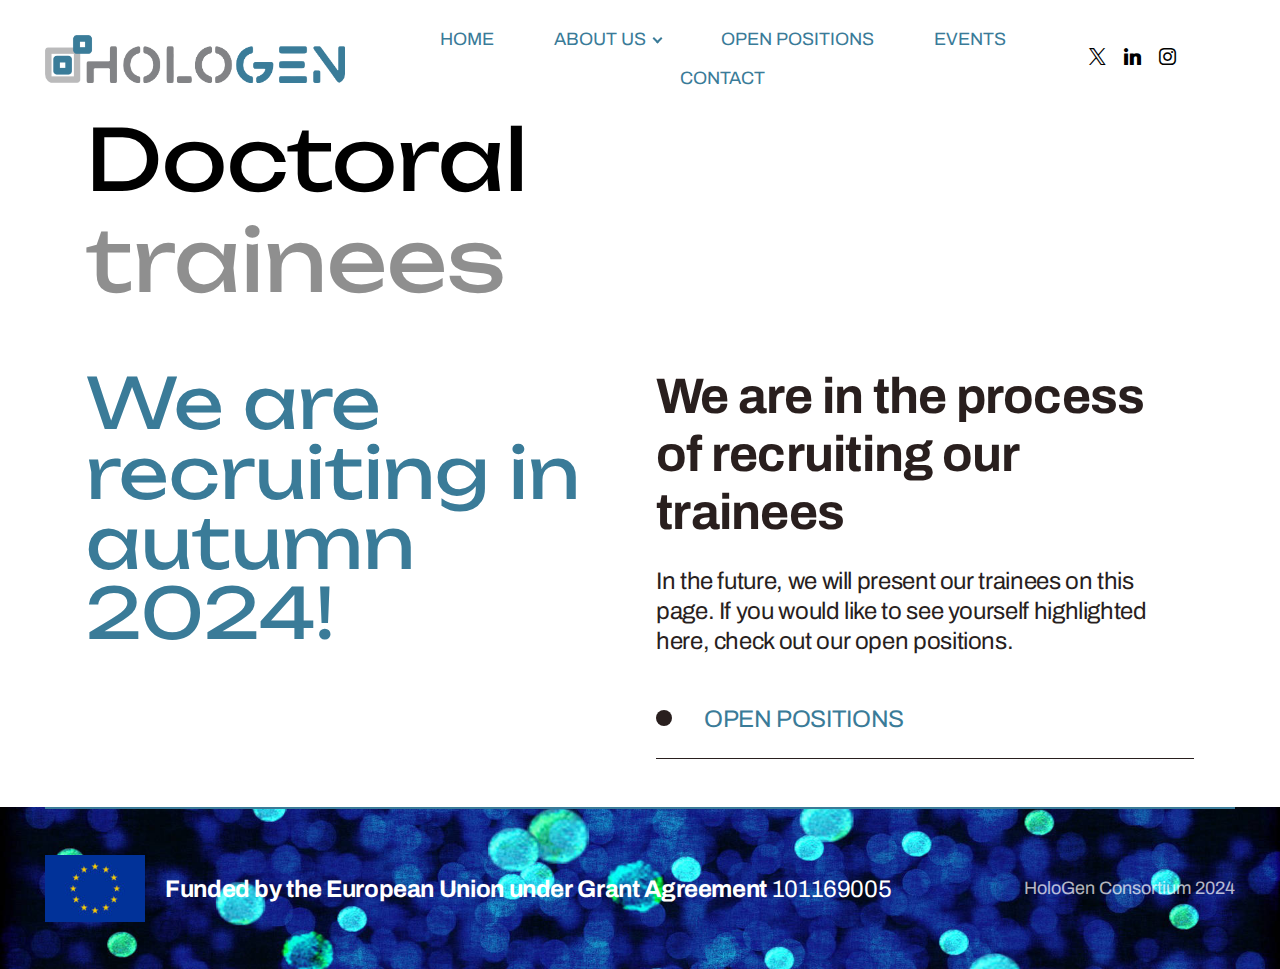
<file: trainees.html>
<!DOCTYPE html>
<html  >
<head>
  
  <meta charset="UTF-8">
  <meta http-equiv="X-UA-Compatible" content="IE=edge">
  
  <meta name="viewport" content="width=device-width, initial-scale=1, minimum-scale=1">
  <link rel="shortcut icon" href="assets/images/hologen-favicon-128x130.png" type="image/x-icon">
  <meta name="description" content="">
  
  
  <title>Trainees</title>
  <link rel="stylesheet" href="assets/bootstrap/css/bootstrap.min.css">
  <link rel="stylesheet" href="assets/bootstrap/css/bootstrap-grid.min.css">
  <link rel="stylesheet" href="assets/bootstrap/css/bootstrap-reboot.min.css">
  <link rel="stylesheet" href="assets/dropdown/css/style.css">
  <link rel="stylesheet" href="assets/socicon/css/styles.css">
  <link rel="stylesheet" href="assets/theme/css/style.css">
  <link rel="preload" href="https://fonts.googleapis.com/css?family=Unbounded:200,300,400,500,600,700,800,900&display=swap" as="style" onload="this.onload=null;this.rel='stylesheet'">
  <noscript><link rel="stylesheet" href="https://fonts.googleapis.com/css?family=Unbounded:200,300,400,500,600,700,800,900&display=swap"></noscript>
  <link rel="preload" href="https://fonts.googleapis.com/css?family=Archivo:100,200,300,400,500,600,700,800,900,100i,200i,300i,400i,500i,600i,700i,800i,900i&display=swap" as="style" onload="this.onload=null;this.rel='stylesheet'">
  <noscript><link rel="stylesheet" href="https://fonts.googleapis.com/css?family=Archivo:100,200,300,400,500,600,700,800,900,100i,200i,300i,400i,500i,600i,700i,800i,900i&display=swap"></noscript>
  <link rel="preload" as="style" href="assets/mobirise/css/mbr-additional.css?v=ndjN5g"><link rel="stylesheet" href="assets/mobirise/css/mbr-additional.css?v=ndjN5g" type="text/css">

  
  
  
</head>
<body>
  
  <section data-bs-version="5.1" class="menu menu01 divem5 cid-ukWJNv6UZV" once="menu" id="menu01-h">

    

    <nav class="navbar navbar-dropdown navbar-expand-lg">
        <div class="menu_box container-fluid">
            <div class="navbar-brand d-flex">
                <span class="navbar-logo">
                    <a href="index.html">
                        <img src="assets/images/hologen-logo-web-1000x160.png" alt="">
                    </a>
                </span>
                
                <button class="navbar-toggler" type="button" data-toggle="collapse" data-bs-toggle="collapse" data-target="#navbarSupportedContent" data-bs-target="#navbarSupportedContent" aria-controls="navbarNavAltMarkup" aria-expanded="false" aria-label="Toggle navigation">
                    <div class="hamburger">
                        <span></span>
                        <span></span>
                        <span></span>
                        <span></span>
                    </div>
                </button>
            </div>
            <div class="collapse navbar-collapse" id="navbarSupportedContent">
                <ul class="navbar-nav nav-dropdown nav-right" data-app-modern-menu="true"><li class="nav-item">
                        <a class="nav-link link text-primary display-4" href="index.html">
                            HOME
                        </a>
                    </li>
                    <li class="nav-item dropdown open">
                        <a class="nav-link link text-primary dropdown-toggle display-4" href="#" data-toggle="dropdown-submenu" data-bs-toggle="dropdown" data-bs-auto-close="outside" aria-expanded="true">ABOUT US</a><div class="dropdown-menu" aria-labelledby="dropdown-214"><a class="text-primary show dropdown-item display-4" href="concept.html">Concept</a><a class="text-primary dropdown-item display-4" href="consortium.html">Consortium</a><a class="text-primary dropdown-item display-4" href="trainees.html">Trainees</a><a class="text-primary dropdown-item display-4" href="supervisors.html">Supervisors</a></div>
                    </li>
                    <li class="nav-item"><a class="nav-link link text-primary display-4" href="positions.html" aria-expanded="false">OPEN POSITIONS</a></li>
                    <li class="nav-item">
                        <a class="nav-link link text-primary display-4" href="events.html">EVENTS</a>
                    </li>
                    <li class="nav-item">
                        <a class="nav-link link text-primary display-4" href="contact.html">
                            CONTACT</a>
                    </li></ul>
                <div class="icons-menu-main">
                    <a class="iconfont-wrapper" href="#" target="_blank">
                        <span class="p-2 mbr-iconfont socicon-twitter socicon"></span>
                    </a>
                    <a class="iconfont-wrapper" href="#" target="_blank">
                        <span class="p-2 mbr-iconfont socicon-linkedin socicon"></span>
                    </a>
                    <a class="iconfont-wrapper" href="#" target="_blank">
                        <span class="p-2 mbr-iconfont socicon-instagram socicon"></span>
                    </a>
                    
                </div>

                
            </div>
            
        </div>
    </nav>
</section>

<section data-bs-version="5.1" class="header3 factm5 cid-ulDcLSOWvc" id="aheader3-r">

    

    
    

    <div class="container">
        <div class="content-container">
            <div class="item-left">
                <h1 class="mbr-section-title mbr-fonts-style mb-0 display-1">
                    Doctoral</h1>
                <h2 class="mbr-section-subtitle mbr-fonts-style mb-0 display-1">
                    trainees</h2>
            </div>
            
        </div>
    </div>
</section>

<section data-bs-version="5.1" class="buildm5 features6 cid-ulD9XvxrHm" id="features6-k">
  
  
  
  <div class="container">
    <div class="row">

      <div class="col-lg-6">

        <h2 class="mbr-section-maintitle mbr-fonts-style mbr-white pb-5 display-2">We are recruiting in autumn 2024!</h2>

      </div>

      <div class="col-12 col-lg-6">
        <h3 class="mbr-section-subtitle mbr-fonts-style mbr-white pb-3 display-5"><strong>We are in the process of recruiting our trainees</strong></h3>
        <p class="mbr-fonts-style mbr-text mbr-white mb-5 display-7">In the future, we will present our trainees on this page. If you would like to see yourself highlighted here, check out our open positions.</p>


        <div class="content-wrap">
          <div class="col-lg-12 my-auto">
            <h2 class="mbr-section-title m-0 mbr-fonts-style mbr-white display-7"><a href="positions.html" class="text-primary">OPEN POSITIONS</a></h2>
          </div>
          <div class="col-12">
            <div class="line"></div>
          </div>
        </div>

        

        


      </div>









    </div>
  </div>
</section>

<section data-bs-version="5.1" class="footer01 divem5 cid-ulCUPQgLkT" once="footers" id="footer01-i">
    

    
    

    <div class="container-fluid">
        <div class="row">
            
            
            <div class="col-12">
                <div class="copy-wrapper">
                    <a class="logo-wrapper" href="#">
                        <img src="assets/images/eu-flag-120x80.jpg" alt="">
                        <p class="mbr-brand mbr-fonts-style display-7">
                           <strong>Funded by the European Union under Grant Agreement&nbsp;</strong>101169005</p>
                    </a>
                    <p class="mbr-copy mbr-fonts-style display-4">
                        HoloGen Consortium 2024</p>
                </div>
            </div>
        </div>
    </div>
</section>


<script src="assets/bootstrap/js/bootstrap.bundle.min.js"></script>
  <script src="assets/smoothscroll/smooth-scroll.js"></script>
  <script src="assets/ytplayer/index.js"></script>
  <script src="assets/dropdown/js/navbar-dropdown.js"></script>
  <script src="assets/theme/js/script.js"></script>
  
  
  
</body>
</html>
</file>
<file: assets/web/assets/mobirise-icons2/mobirise2.css>
@font-face {
  font-family: 'Moririse2';
  font-display: swap;
  src:  url('mobirise2.eot?f2bix4');
  src:  url('mobirise2.eot?f2bix4#iefix') format('embedded-opentype'),
    url('mobirise2.ttf?f2bix4') format('truetype'),
    url('mobirise2.woff?f2bix4') format('woff'),
    url('mobirise2.svg?f2bix4#mobirise2') format('svg');
  font-weight: normal;
  font-style: normal;
}

[class^="mobi-"], [class*=" mobi-"] {
  /* use !important to prevent issues with browser extensions that change fonts */
  font-family: 'Moririse2' !important;
  speak: none;
  font-style: normal;
  font-weight: normal;
  font-variant: normal;
  text-transform: none;
  line-height: 1;

  /* Better Font Rendering =========== */
  -webkit-font-smoothing: antialiased;
  -moz-osx-font-smoothing: grayscale;
}

.mobi-mbri-add-submenu:before {
  content: "\e900";
}
.mobi-mbri-alert:before {
  content: "\e901";
}
.mobi-mbri-align-center:before {
  content: "\e902";
}
.mobi-mbri-align-justify:before {
  content: "\e903";
}
.mobi-mbri-align-left:before {
  content: "\e904";
}
.mobi-mbri-align-right:before {
  content: "\e905";
}
.mobi-mbri-android:before {
  content: "\e906";
}
.mobi-mbri-apple:before {
  content: "\e907";
}
.mobi-mbri-arrow-down:before {
  content: "\e908";
}
.mobi-mbri-arrow-next:before {
  content: "\e909";
}
.mobi-mbri-arrow-prev:before {
  content: "\e90a";
}
.mobi-mbri-arrow-up:before {
  content: "\e90b";
}
.mobi-mbri-bold:before {
  content: "\e90c";
}
.mobi-mbri-bookmark:before {
  content: "\e90d";
}
.mobi-mbri-bootstrap:before {
  content: "\e90e";
}
.mobi-mbri-briefcase:before {
  content: "\e90f";
}
.mobi-mbri-browse:before {
  content: "\e910";
}
.mobi-mbri-bulleted-list:before {
  content: "\e911";
}
.mobi-mbri-calendar:before {
  content: "\e912";
}
.mobi-mbri-camera:before {
  content: "\e913";
}
.mobi-mbri-cart-add:before {
  content: "\e914";
}
.mobi-mbri-cart-full:before {
  content: "\e915";
}
.mobi-mbri-cash:before {
  content: "\e916";
}
.mobi-mbri-change-style:before {
  content: "\e917";
}
.mobi-mbri-chat:before {
  content: "\e918";
}
.mobi-mbri-clock:before {
  content: "\e919";
}
.mobi-mbri-close:before {
  content: "\e91a";
}
.mobi-mbri-cloud:before {
  content: "\e91b";
}
.mobi-mbri-code:before {
  content: "\e91c";
}
.mobi-mbri-contact-form:before {
  content: "\e91d";
}
.mobi-mbri-credit-card:before {
  content: "\e91e";
}
.mobi-mbri-cursor-click:before {
  content: "\e91f";
}
.mobi-mbri-cust-feedback:before {
  content: "\e920";
}
.mobi-mbri-database:before {
  content: "\e921";
}
.mobi-mbri-delivery:before {
  content: "\e922";
}
.mobi-mbri-desktop:before {
  content: "\e923";
}
.mobi-mbri-devices:before {
  content: "\e924";
}
.mobi-mbri-down:before {
  content: "\e925";
}
.mobi-mbri-download-2:before {
  content: "\e926";
}
.mobi-mbri-download:before {
  content: "\e927";
}
.mobi-mbri-drag-n-drop-2:before {
  content: "\e928";
}
.mobi-mbri-drag-n-drop:before {
  content: "\e929";
}
.mobi-mbri-edit-2:before {
  content: "\e92a";
}
.mobi-mbri-edit:before {
  content: "\e92b";
}
.mobi-mbri-error:before {
  content: "\e92c";
}
.mobi-mbri-extension:before {
  content: "\e92d";
}
.mobi-mbri-features:before {
  content: "\e92e";
}
.mobi-mbri-file:before {
  content: "\e92f";
}
.mobi-mbri-flag:before {
  content: "\e930";
}
.mobi-mbri-folder:before {
  content: "\e931";
}
.mobi-mbri-gift:before {
  content: "\e932";
}
.mobi-mbri-github:before {
  content: "\e933";
}
.mobi-mbri-globe-2:before {
  content: "\e934";
}
.mobi-mbri-globe:before {
  content: "\e935";
}
.mobi-mbri-growing-chart:before {
  content: "\e936";
}
.mobi-mbri-hearth:before {
  content: "\e937";
}
.mobi-mbri-help:before {
  content: "\e938";
}
.mobi-mbri-home:before {
  content: "\e939";
}
.mobi-mbri-hot-cup:before {
  content: "\e93a";
}
.mobi-mbri-idea:before {
  content: "\e93b";
}
.mobi-mbri-image-gallery:before {
  content: "\e93c";
}
.mobi-mbri-image-slider:before {
  content: "\e93d";
}
.mobi-mbri-info:before {
  content: "\e93e";
}
.mobi-mbri-italic:before {
  content: "\e93f";
}
.mobi-mbri-key:before {
  content: "\e940";
}
.mobi-mbri-laptop:before {
  content: "\e941";
}
.mobi-mbri-layers:before {
  content: "\e942";
}
.mobi-mbri-left-right:before {
  content: "\e943";
}
.mobi-mbri-left:before {
  content: "\e944";
}
.mobi-mbri-letter:before {
  content: "\e945";
}
.mobi-mbri-like:before {
  content: "\e946";
}
.mobi-mbri-link:before {
  content: "\e947";
}
.mobi-mbri-lock:before {
  content: "\e948";
}
.mobi-mbri-login:before {
  content: "\e949";
}
.mobi-mbri-logout:before {
  content: "\e94a";
}
.mobi-mbri-magic-stick:before {
  content: "\e94b";
}
.mobi-mbri-map-pin:before {
  content: "\e94c";
}
.mobi-mbri-menu:before {
  content: "\e94d";
}
.mobi-mbri-mobile-2:before {
  content: "\e94e";
}
.mobi-mbri-mobile-horizontal:before {
  content: "\e94f";
}
.mobi-mbri-mobile:before {
  content: "\e950";
}
.mobi-mbri-mobirise:before {
  content: "\e951";
}
.mobi-mbri-more-horizontal:before {
  content: "\e952";
}
.mobi-mbri-more-vertical:before {
  content: "\e953";
}
.mobi-mbri-music:before {
  content: "\e954";
}
.mobi-mbri-new-file:before {
  content: "\e955";
}
.mobi-mbri-numbered-list:before {
  content: "\e956";
}
.mobi-mbri-opened-folder:before {
  content: "\e957";
}
.mobi-mbri-pages:before {
  content: "\e958";
}
.mobi-mbri-paper-plane:before {
  content: "\e959";
}
.mobi-mbri-paperclip:before {
  content: "\e95a";
}
.mobi-mbri-phone:before {
  content: "\e95b";
}
.mobi-mbri-photo:before {
  content: "\e95c";
}
.mobi-mbri-photos:before {
  content: "\e95d";
}
.mobi-mbri-pin:before {
  content: "\e95e";
}
.mobi-mbri-play:before {
  content: "\e95f";
}
.mobi-mbri-plus:before {
  content: "\e960";
}
.mobi-mbri-preview:before {
  content: "\e961";
}
.mobi-mbri-print:before {
  content: "\e962";
}
.mobi-mbri-protect:before {
  content: "\e963";
}
.mobi-mbri-question:before {
  content: "\e964";
}
.mobi-mbri-quote-left:before {
  content: "\e965";
}
.mobi-mbri-quote-right:before {
  content: "\e966";
}
.mobi-mbri-redo:before {
  content: "\e967";
}
.mobi-mbri-refresh:before {
  content: "\e968";
}
.mobi-mbri-responsive-2:before {
  content: "\e969";
}
.mobi-mbri-responsive:before {
  content: "\e96a";
}
.mobi-mbri-right:before {
  content: "\e96b";
}
.mobi-mbri-rocket:before {
  content: "\e96c";
}
.mobi-mbri-sad-face:before {
  content: "\e96d";
}
.mobi-mbri-sale:before {
  content: "\e96e";
}
.mobi-mbri-save:before {
  content: "\e96f";
}
.mobi-mbri-search:before {
  content: "\e970";
}
.mobi-mbri-setting-2:before {
  content: "\e971";
}
.mobi-mbri-setting-3:before {
  content: "\e972";
}
.mobi-mbri-setting:before {
  content: "\e973";
}
.mobi-mbri-share:before {
  content: "\e974";
}
.mobi-mbri-shopping-bag:before {
  content: "\e975";
}
.mobi-mbri-shopping-basket:before {
  content: "\e976";
}
.mobi-mbri-shopping-cart:before {
  content: "\e977";
}
.mobi-mbri-sites:before {
  content: "\e978";
}
.mobi-mbri-smile-face:before {
  content: "\e979";
}
.mobi-mbri-speed:before {
  content: "\e97a";
}
.mobi-mbri-star:before {
  content: "\e97b";
}
.mobi-mbri-success:before {
  content: "\e97c";
}
.mobi-mbri-sun:before {
  content: "\e97d";
}
.mobi-mbri-sun2:before {
  content: "\e97e";
}
.mobi-mbri-tablet-vertical:before {
  content: "\e97f";
}
.mobi-mbri-tablet:before {
  content: "\e980";
}
.mobi-mbri-target:before {
  content: "\e981";
}
.mobi-mbri-timer:before {
  content: "\e982";
}
.mobi-mbri-to-ftp:before {
  content: "\e983";
}
.mobi-mbri-to-local-drive:before {
  content: "\e984";
}
.mobi-mbri-touch-swipe:before {
  content: "\e985";
}
.mobi-mbri-touch:before {
  content: "\e986";
}
.mobi-mbri-trash:before {
  content: "\e987";
}
.mobi-mbri-underline:before {
  content: "\e988";
}
.mobi-mbri-undo:before {
  content: "\e989";
}
.mobi-mbri-unlink:before {
  content: "\e98a";
}
.mobi-mbri-unlock:before {
  content: "\e98b";
}
.mobi-mbri-up-down:before {
  content: "\e98c";
}
.mobi-mbri-up:before {
  content: "\e98d";
}
.mobi-mbri-update:before {
  content: "\e98e";
}
.mobi-mbri-upload-2:before {
  content: "\e98f";
}
.mobi-mbri-upload:before {
  content: "\e990";
}
.mobi-mbri-user-2:before {
  content: "\e991";
}
.mobi-mbri-user:before {
  content: "\e992";
}
.mobi-mbri-users:before {
  content: "\e993";
}
.mobi-mbri-video-play:before {
  content: "\e994";
}
.mobi-mbri-video:before {
  content: "\e995";
}
.mobi-mbri-watch:before {
  content: "\e996";
}
.mobi-mbri-website-theme-2:before {
  content: "\e997";
}
.mobi-mbri-website-theme:before {
  content: "\e998";
}
.mobi-mbri-wifi:before {
  content: "\e999";
}
.mobi-mbri-windows:before {
  content: "\e99a";
}
.mobi-mbri-zoom-in:before {
  content: "\e99b";
}
.mobi-mbri-zoom-out:before {
  content: "\e99c";
}
</file>
<file: assets/parallax/jarallax.css>
.jarallax {
    position: relative;
    z-index: 0;
}
.jarallax > .jarallax-img {
    position: absolute;
    object-fit: cover;
    /* support for plugin https://github.com/bfred-it/object-fit-images */
    font-family: 'object-fit: cover;';
    top: 0;
    left: 0;
    width: 100%;
    height: 100%;
    z-index: -1;
}
</file>
<file: assets/dropdown/css/style.css>
.navbar-dropdown {
  left: 0;
  padding: 0;
  position: absolute;
  right: 0;
  top: 0;
  transition: all 0.45s ease;
  z-index: 1030;
  background: #282828; }
  .navbar-dropdown .navbar-logo {
    margin-right: 0.8rem;
    transition: margin 0.3s ease-in-out;
    vertical-align: middle; }
    .navbar-dropdown .navbar-logo img {
      height: 3.125rem;
      transition: all 0.3s ease-in-out; }
    .navbar-dropdown .navbar-logo.mbr-iconfont {
      font-size: 3.125rem;
      line-height: 3.125rem; }
  .navbar-dropdown .navbar-caption {
    font-weight: 700;
    white-space: normal;
    vertical-align: -4px;
    line-height: 3.125rem !important; }
    .navbar-dropdown .navbar-caption, .navbar-dropdown .navbar-caption:hover {
      color: inherit;
      text-decoration: none; }
  .navbar-dropdown .mbr-iconfont + .navbar-caption {
    vertical-align: -1px; }
  .navbar-dropdown.navbar-fixed-top {
    position: fixed; }
  .navbar-dropdown .navbar-brand span {
    vertical-align: -4px; }
  .navbar-dropdown.bg-color.transparent {
    background: none; }
  .navbar-dropdown.navbar-short .navbar-brand {
    padding: 0.625rem 0; }
    .navbar-dropdown.navbar-short .navbar-brand span {
      vertical-align: -1px; }
  .navbar-dropdown.navbar-short .navbar-caption {
    line-height: 2.375rem !important;
    vertical-align: -2px; }
  .navbar-dropdown.navbar-short .navbar-logo {
    margin-right: 0.5rem; }
    .navbar-dropdown.navbar-short .navbar-logo img {
      height: 2.375rem; }
    .navbar-dropdown.navbar-short .navbar-logo.mbr-iconfont {
      font-size: 2.375rem;
      line-height: 2.375rem; }
  .navbar-dropdown.navbar-short .mbr-table-cell {
    height: 3.625rem; }
  .navbar-dropdown .navbar-close {
    left: 0.6875rem;
    position: fixed;
    top: 0.75rem;
    z-index: 1000; }
  .navbar-dropdown .hamburger-icon {
    content: "";
    display: inline-block;
    vertical-align: middle;
    width: 16px;
    -webkit-box-shadow: 0 -6px 0 1px #282828,0 0 0 1px #282828,0 6px 0 1px #282828;
    -moz-box-shadow: 0 -6px 0 1px #282828,0 0 0 1px #282828,0 6px 0 1px #282828;
    box-shadow: 0 -6px 0 1px #282828,0 0 0 1px #282828,0 6px 0 1px #282828; }

.dropdown-menu .dropdown-toggle[data-toggle="dropdown-submenu"]::after {
  border-bottom: 0.35em solid transparent;
  border-left: 0.35em solid;
  border-right: 0;
  border-top: 0.35em solid transparent;
  margin-left: 0.3rem; }

.dropdown-menu .dropdown-item:focus {
  outline: 0; }

.nav-dropdown {
  font-size: 0.75rem;
  font-weight: 500;
  height: auto !important; }
  .nav-dropdown .nav-btn {
    padding-left: 1rem; }
  .nav-dropdown .link {
    margin: .667em 1.667em;
    font-weight: 500;
    padding: 0;
    transition: color .2s ease-in-out; }
    .nav-dropdown .link.dropdown-toggle {
      margin-right: 2.583em; }
      .nav-dropdown .link.dropdown-toggle::after {
        margin-left: .25rem;
        border-top: 0.35em solid;
        border-right: 0.35em solid transparent;
        border-left: 0.35em solid transparent;
        border-bottom: 0; }
      .nav-dropdown .link.dropdown-toggle[aria-expanded="true"] {
        margin: 0;
        padding: 0.667em 3.263em  0.667em 1.667em; }
  .nav-dropdown .link::after,
  .nav-dropdown .dropdown-item::after {
    color: inherit; }
  .nav-dropdown .btn {
    font-size: 0.75rem;
    font-weight: 700;
    letter-spacing: 0;
    margin-bottom: 0;
    padding-left: 1.25rem;
    padding-right: 1.25rem; }
  .nav-dropdown .dropdown-menu {
    border-radius: 0;
    border: 0;
    left: 0;
    margin: 0;
    padding-bottom: 1.25rem;
    padding-top: 1.25rem;
    position: relative; }
  .nav-dropdown .dropdown-submenu {
    margin-left: 0.125rem;
    top: 0; }
  .nav-dropdown .dropdown-item {
    font-weight: 500;
    line-height: 2;
    padding: 0.3846em 4.615em 0.3846em 1.5385em;
    position: relative;
    transition: color .2s ease-in-out, background-color .2s ease-in-out; }
    .nav-dropdown .dropdown-item::after {
      margin-top: -0.3077em;
      position: absolute;
      right: 1.1538em;
      top: 50%; }
    .nav-dropdown .dropdown-item:focus, .nav-dropdown .dropdown-item:hover {
      background: none; }

@media (max-width: 767px) {
  .nav-dropdown.navbar-toggleable-sm {
    bottom: 0;
    display: none;
    left: 0;
    overflow-x: hidden;
    position: fixed;
    top: 0;
    transform: translateX(-100%);
    -ms-transform: translateX(-100%);
    -webkit-transform: translateX(-100%);
    width: 18.75rem;
    z-index: 999; } }
.nav-dropdown.navbar-toggleable-xl {
  bottom: 0;
  display: none;
  left: 0;
  overflow-x: hidden;
  position: fixed;
  top: 0;
  transform: translateX(-100%);
  -ms-transform: translateX(-100%);
  -webkit-transform: translateX(-100%);
  width: 18.75rem;
  z-index: 999; }

.nav-dropdown-sm {
  display: block !important;
  overflow-x: hidden;
  overflow: auto;
  padding-top: 3.875rem; }
  .nav-dropdown-sm::after {
    content: "";
    display: block;
    height: 3rem;
    width: 100%; }
  .nav-dropdown-sm.collapse.in ~ .navbar-close {
    display: block !important; }
  .nav-dropdown-sm.collapsing, .nav-dropdown-sm.collapse.in {
    transform: translateX(0);
    -ms-transform: translateX(0);
    -webkit-transform: translateX(0);
    transition: all 0.25s ease-out;
    -webkit-transition: all 0.25s ease-out;
    background: #282828; }
  .nav-dropdown-sm.collapsing[aria-expanded="false"] {
    transform: translateX(-100%);
    -ms-transform: translateX(-100%);
    -webkit-transform: translateX(-100%); }
  .nav-dropdown-sm .nav-item {
    display: block;
    margin-left: 0 !important;
    padding-left: 0; }
  .nav-dropdown-sm .link,
  .nav-dropdown-sm .dropdown-item {
    border-top: 1px dotted rgba(255, 255, 255, 0.1);
    font-size: 0.8125rem;
    line-height: 1.6;
    margin: 0 !important;
    padding: 0.875rem 2.4rem 0.875rem 1.5625rem !important;
    position: relative;
    white-space: normal; }
    .nav-dropdown-sm .link:focus, .nav-dropdown-sm .link:hover,
    .nav-dropdown-sm .dropdown-item:focus,
    .nav-dropdown-sm .dropdown-item:hover {
      background: rgba(0, 0, 0, 0.2) !important;
      color: #c0a375; }
  .nav-dropdown-sm .nav-btn {
    position: relative;
    padding: 1.5625rem 1.5625rem 0 1.5625rem; }
    .nav-dropdown-sm .nav-btn::before {
      border-top: 1px dotted rgba(255, 255, 255, 0.1);
      content: "";
      left: 0;
      position: absolute;
      top: 0;
      width: 100%; }
    .nav-dropdown-sm .nav-btn + .nav-btn {
      padding-top: 0.625rem; }
      .nav-dropdown-sm .nav-btn + .nav-btn::before {
        display: none; }
  .nav-dropdown-sm .btn {
    padding: 0.625rem 0; }
  .nav-dropdown-sm .dropdown-toggle[data-toggle="dropdown-submenu"]::after {
    margin-left: .25rem;
    border-top: 0.35em solid;
    border-right: 0.35em solid transparent;
    border-left: 0.35em solid transparent;
    border-bottom: 0; }
  .nav-dropdown-sm .dropdown-toggle[data-toggle="dropdown-submenu"][aria-expanded="true"]::after {
    border-top: 0;
    border-right: 0.35em solid transparent;
    border-left: 0.35em solid transparent;
    border-bottom: 0.35em solid; }
  .nav-dropdown-sm .dropdown-menu {
    margin: 0;
    padding: 0;
    position: relative;
    top: 0;
    left: 0;
    width: 100%;
    border: 0;
    float: none;
    border-radius: 0;
    background: none; }
  .nav-dropdown-sm .dropdown-submenu {
    left: 100%;
    margin-left: 0.125rem;
    margin-top: -1.25rem;
    top: 0; }

.navbar-toggleable-sm .nav-dropdown .dropdown-menu {
  position: absolute; }

.navbar-toggleable-sm .nav-dropdown .dropdown-submenu {
  left: 100%;
  margin-left: 0.125rem;
  margin-top: -1.25rem;
  top: 0; }

.navbar-toggleable-sm.opened .nav-dropdown .dropdown-menu {
  position: relative; }

.navbar-toggleable-sm.opened .nav-dropdown .dropdown-submenu {
  left: 0;
  margin-left: 00rem;
  margin-top: 0rem;
  top: 0; }

.is-builder .nav-dropdown.collapsing {
  transition: none !important; }
</file>
<file: assets/socicon/css/styles.css>
@charset "UTF-8";

@font-face {
  font-family: 'Socicon';
  src:  url('../fonts/socicon.eot');
  src:  url('../fonts/socicon.eot?#iefix') format('embedded-opentype'),
    url('../fonts/socicon.woff2') format('woff2'),
    url('../fonts/socicon.ttf') format('truetype'),
    url('../fonts/socicon.woff') format('woff'),
    url('../fonts/socicon.svg#socicon') format('svg');
  font-weight: normal;
  font-style: normal;
  font-display: swap;
}

[data-icon]:before {
  font-family: "socicon" !important;
  content: attr(data-icon);
  font-style: normal !important;
  font-weight: normal !important;
  font-variant: normal !important;
  text-transform: none !important;
  speak: none;
  line-height: 1;
  -webkit-font-smoothing: antialiased;
  -moz-osx-font-smoothing: grayscale;
}

[class^="socicon-"], [class*=" socicon-"] {
  /* use !important to prevent issues with browser extensions that change fonts */
  font-family: 'Socicon' !important;
  speak: none;
  font-style: normal;
  font-weight: normal;
  font-variant: normal;
  text-transform: none;
  line-height: 1;

  /* Better Font Rendering =========== */
  -webkit-font-smoothing: antialiased;
  -moz-osx-font-smoothing: grayscale;
}

.socicon-500px:before {
  content: "\e000";
}
.socicon-8tracks:before {
  content: "\e001";
}
.socicon-airbnb:before {
  content: "\e002";
}
.socicon-alliance:before {
  content: "\e003";
}
.socicon-amazon:before {
  content: "\e004";
}
.socicon-amplement:before {
  content: "\e005";
}
.socicon-android:before {
  content: "\e006";
}
.socicon-angellist:before {
  content: "\e007";
}
.socicon-apple:before {
  content: "\e008";
}
.socicon-appnet:before {
  content: "\e009";
}
.socicon-baidu:before {
  content: "\e00a";
}
.socicon-bandcamp:before {
  content: "\e00b";
}
.socicon-battlenet:before {
  content: "\e00c";
}
.socicon-mixer:before {
  content: "\e00d";
}
.socicon-bebee:before {
  content: "\e00e";
}
.socicon-bebo:before {
  content: "\e00f";
}
.socicon-behance:before {
  content: "\e010";
}
.socicon-blizzard:before {
  content: "\e011";
}
.socicon-blogger:before {
  content: "\e012";
}
.socicon-buffer:before {
  content: "\e013";
}
.socicon-chrome:before {
  content: "\e014";
}
.socicon-coderwall:before {
  content: "\e015";
}
.socicon-curse:before {
  content: "\e016";
}
.socicon-dailymotion:before {
  content: "\e017";
}
.socicon-deezer:before {
  content: "\e018";
}
.socicon-delicious:before {
  content: "\e019";
}
.socicon-deviantart:before {
  content: "\e01a";
}
.socicon-diablo:before {
  content: "\e01b";
}
.socicon-digg:before {
  content: "\e01c";
}
.socicon-discord:before {
  content: "\e01d";
}
.socicon-disqus:before {
  content: "\e01e";
}
.socicon-douban:before {
  content: "\e01f";
}
.socicon-draugiem:before {
  content: "\e020";
}
.socicon-dribbble:before {
  content: "\e021";
}
.socicon-drupal:before {
  content: "\e022";
}
.socicon-ebay:before {
  content: "\e023";
}
.socicon-ello:before {
  content: "\e024";
}
.socicon-endomodo:before {
  content: "\e025";
}
.socicon-envato:before {
  content: "\e026";
}
.socicon-etsy:before {
  content: "\e027";
}
.socicon-facebook:before {
  content: "\e028";
}
.socicon-feedburner:before {
  content: "\e029";
}
.socicon-filmweb:before {
  content: "\e02a";
}
.socicon-firefox:before {
  content: "\e02b";
}
.socicon-flattr:before {
  content: "\e02c";
}
.socicon-flickr:before {
  content: "\e02d";
}
.socicon-formulr:before {
  content: "\e02e";
}
.socicon-forrst:before {
  content: "\e02f";
}
.socicon-foursquare:before {
  content: "\e030";
}
.socicon-friendfeed:before {
  content: "\e031";
}
.socicon-github:before {
  content: "\e032";
}
.socicon-goodreads:before {
  content: "\e033";
}
.socicon-google:before {
  content: "\e034";
}
.socicon-googlescholar:before {
  content: "\e035";
}
.socicon-googlegroups:before {
  content: "\e036";
}
.socicon-googlephotos:before {
  content: "\e037";
}
.socicon-googleplus:before {
  content: "\e038";
}
.socicon-grooveshark:before {
  content: "\e039";
}
.socicon-hackerrank:before {
  content: "\e03a";
}
.socicon-hearthstone:before {
  content: "\e03b";
}
.socicon-hellocoton:before {
  content: "\e03c";
}
.socicon-heroes:before {
  content: "\e03d";
}
.socicon-smashcast:before {
  content: "\e03e";
}
.socicon-horde:before {
  content: "\e03f";
}
.socicon-houzz:before {
  content: "\e040";
}
.socicon-icq:before {
  content: "\e041";
}
.socicon-identica:before {
  content: "\e042";
}
.socicon-imdb:before {
  content: "\e043";
}
.socicon-instagram:before {
  content: "\e044";
}
.socicon-issuu:before {
  content: "\e045";
}
.socicon-istock:before {
  content: "\e046";
}
.socicon-itunes:before {
  content: "\e047";
}
.socicon-keybase:before {
  content: "\e048";
}
.socicon-lanyrd:before {
  content: "\e049";
}
.socicon-lastfm:before {
  content: "\e04a";
}
.socicon-line:before {
  content: "\e04b";
}
.socicon-linkedin:before {
  content: "\e04c";
}
.socicon-livejournal:before {
  content: "\e04d";
}
.socicon-lyft:before {
  content: "\e04e";
}
.socicon-macos:before {
  content: "\e04f";
}
.socicon-mail:before {
  content: "\e050";
}
.socicon-medium:before {
  content: "\e051";
}
.socicon-meetup:before {
  content: "\e052";
}
.socicon-mixcloud:before {
  content: "\e053";
}
.socicon-modelmayhem:before {
  content: "\e054";
}
.socicon-mumble:before {
  content: "\e055";
}
.socicon-myspace:before {
  content: "\e056";
}
.socicon-newsvine:before {
  content: "\e057";
}
.socicon-nintendo:before {
  content: "\e058";
}
.socicon-npm:before {
  content: "\e059";
}
.socicon-odnoklassniki:before {
  content: "\e05a";
}
.socicon-openid:before {
  content: "\e05b";
}
.socicon-opera:before {
  content: "\e05c";
}
.socicon-outlook:before {
  content: "\e05d";
}
.socicon-overwatch:before {
  content: "\e05e";
}
.socicon-patreon:before {
  content: "\e05f";
}
.socicon-paypal:before {
  content: "\e060";
}
.socicon-periscope:before {
  content: "\e061";
}
.socicon-persona:before {
  content: "\e062";
}
.socicon-pinterest:before {
  content: "\e063";
}
.socicon-play:before {
  content: "\e064";
}
.socicon-player:before {
  content: "\e065";
}
.socicon-playstation:before {
  content: "\e066";
}
.socicon-pocket:before {
  content: "\e067";
}
.socicon-qq:before {
  content: "\e068";
}
.socicon-quora:before {
  content: "\e069";
}
.socicon-raidcall:before {
  content: "\e06a";
}
.socicon-ravelry:before {
  content: "\e06b";
}
.socicon-reddit:before {
  content: "\e06c";
}
.socicon-renren:before {
  content: "\e06d";
}
.socicon-researchgate:before {
  content: "\e06e";
}
.socicon-residentadvisor:before {
  content: "\e06f";
}
.socicon-reverbnation:before {
  content: "\e070";
}
.socicon-rss:before {
  content: "\e071";
}
.socicon-sharethis:before {
  content: "\e072";
}
.socicon-skype:before {
  content: "\e073";
}
.socicon-slideshare:before {
  content: "\e074";
}
.socicon-smugmug:before {
  content: "\e075";
}
.socicon-snapchat:before {
  content: "\e076";
}
.socicon-songkick:before {
  content: "\e077";
}
.socicon-soundcloud:before {
  content: "\e078";
}
.socicon-spotify:before {
  content: "\e079";
}
.socicon-stackexchange:before {
  content: "\e07a";
}
.socicon-stackoverflow:before {
  content: "\e07b";
}
.socicon-starcraft:before {
  content: "\e07c";
}
.socicon-stayfriends:before {
  content: "\e07d";
}
.socicon-steam:before {
  content: "\e07e";
}
.socicon-storehouse:before {
  content: "\e07f";
}
.socicon-strava:before {
  content: "\e080";
}
.socicon-streamjar:before {
  content: "\e081";
}
.socicon-stumbleupon:before {
  content: "\e082";
}
.socicon-swarm:before {
  content: "\e083";
}
.socicon-teamspeak:before {
  content: "\e084";
}
.socicon-teamviewer:before {
  content: "\e085";
}
.socicon-technorati:before {
  content: "\e086";
}
.socicon-telegram:before {
  content: "\e087";
}
.socicon-tripadvisor:before {
  content: "\e088";
}
.socicon-tripit:before {
  content: "\e089";
}
.socicon-triplej:before {
  content: "\e08a";
}
.socicon-tumblr:before {
  content: "\e08b";
}
.socicon-twitch:before {
  content: "\e08c";
}
.socicon-twitter:before {
  content: "\e08d";
}
.socicon-uber:before {
  content: "\e08e";
}
.socicon-ventrilo:before {
  content: "\e08f";
}
.socicon-viadeo:before {
  content: "\e090";
}
.socicon-viber:before {
  content: "\e091";
}
.socicon-viewbug:before {
  content: "\e092";
}
.socicon-vimeo:before {
  content: "\e093";
}
.socicon-vine:before {
  content: "\e094";
}
.socicon-vkontakte:before {
  content: "\e095";
}
.socicon-warcraft:before {
  content: "\e096";
}
.socicon-wechat:before {
  content: "\e097";
}
.socicon-weibo:before {
  content: "\e098";
}
.socicon-whatsapp:before {
  content: "\e099";
}
.socicon-wikipedia:before {
  content: "\e09a";
}
.socicon-windows:before {
  content: "\e09b";
}
.socicon-wordpress:before {
  content: "\e09c";
}
.socicon-wykop:before {
  content: "\e09d";
}
.socicon-xbox:before {
  content: "\e09e";
}
.socicon-xing:before {
  content: "\e09f";
}
.socicon-yahoo:before {
  content: "\e0a0";
}
.socicon-yammer:before {
  content: "\e0a1";
}
.socicon-yandex:before {
  content: "\e0a2";
}
.socicon-yelp:before {
  content: "\e0a3";
}
.socicon-younow:before {
  content: "\e0a4";
}
.socicon-youtube:before {
  content: "\e0a5";
}
.socicon-zapier:before {
  content: "\e0a6";
}
.socicon-zerply:before {
  content: "\e0a7";
}
.socicon-zomato:before {
  content: "\e0a8";
}
.socicon-zynga:before {
  content: "\e0a9";
}
.socicon-spreadshirt:before {
  content: "\e901";
}
.socicon-gamejolt:before {
  content: "\e902";
}
.socicon-trello:before {
  content: "\e903";
}
.socicon-tunein:before {
  content: "\e904";
}
.socicon-bloglovin:before {
  content: "\e905";
}
.socicon-gamewisp:before {
  content: "\e906";
}
.socicon-messenger:before {
  content: "\e907";
}
.socicon-pandora:before {
  content: "\e908";
}
.socicon-augment:before {
  content: "\e909";
}
.socicon-bitbucket:before {
  content: "\e90a";
}
.socicon-fyuse:before {
  content: "\e90b";
}
.socicon-yt-gaming:before {
  content: "\e90c";
}
.socicon-sketchfab:before {
  content: "\e90d";
}
.socicon-mobcrush:before {
  content: "\e90e";
}
.socicon-microsoft:before {
  content: "\e90f";
}
.socicon-realtor:before {
  content: "\e910";
}
.socicon-tidal:before {
  content: "\e911";
}
.socicon-qobuz:before {
  content: "\e912";
}
.socicon-natgeo:before {
  content: "\e913";
}
.socicon-mastodon:before {
  content: "\e914";
}
.socicon-unsplash:before {
  content: "\e915";
}
.socicon-homeadvisor:before {
  content: "\e916";
}
.socicon-angieslist:before {
  content: "\e917";
}
.socicon-codepen:before {
  content: "\e918";
}
.socicon-slack:before {
  content: "\e919";
}
.socicon-openaigym:before {
  content: "\e91a";
}
.socicon-logmein:before {
  content: "\e91b";
}
.socicon-fiverr:before {
  content: "\e91c";
}
.socicon-gotomeeting:before {
  content: "\e91d";
}
.socicon-aliexpress:before {
  content: "\e91e";
}
.socicon-guru:before {
  content: "\e91f";
}
.socicon-appstore:before {
  content: "\e920";
}
.socicon-homes:before {
  content: "\e921";
}
.socicon-zoom:before {
  content: "\e922";
}
.socicon-alibaba:before {
  content: "\e923";
}
.socicon-craigslist:before {
  content: "\e924";
}
.socicon-wix:before {
  content: "\e925";
}
.socicon-redfin:before {
  content: "\e926";
}
.socicon-googlecalendar:before {
  content: "\e927";
}
.socicon-shopify:before {
  content: "\e928";
}
.socicon-freelancer:before {
  content: "\e929";
}
.socicon-seedrs:before {
  content: "\e92a";
}
.socicon-bing:before {
  content: "\e92b";
}
.socicon-doodle:before {
  content: "\e92c";
}
.socicon-bonanza:before {
  content: "\e92d";
}
.socicon-squarespace:before {
  content: "\e92e";
}
.socicon-toptal:before {
  content: "\e92f";
}
.socicon-gust:before {
  content: "\e930";
}
.socicon-ask:before {
  content: "\e931";
}
.socicon-trulia:before {
  content: "\e932";
}
.socicon-loomly:before {
  content: "\e933";
}
.socicon-ghost:before {
  content: "\e934";
}
.socicon-upwork:before {
  content: "\e935";
}
.socicon-fundable:before {
  content: "\e936";
}
.socicon-booking:before {
  content: "\e937";
}
.socicon-googlemaps:before {
  content: "\e938";
}
.socicon-zillow:before {
  content: "\e939";
}
.socicon-niconico:before {
  content: "\e93a";
}
.socicon-toneden:before {
  content: "\e93b";
}
.socicon-crunchbase:before {
  content: "\e93c";
}
.socicon-homefy:before {
  content: "\e93d";
}
.socicon-calendly:before {
  content: "\e93e";
}
.socicon-livemaster:before {
  content: "\e93f";
}
.socicon-udemy:before {
  content: "\e940";
}
.socicon-codered:before {
  content: "\e941";
}
.socicon-origin:before {
  content: "\e942";
}
.socicon-nextdoor:before {
  content: "\e943";
}
.socicon-portfolio:before {
  content: "\e944";
}
.socicon-instructables:before {
  content: "\e945";
}
.socicon-gitlab:before {
  content: "\e946";
}
.socicon-hackernews:before {
  content: "\e947";
}
.socicon-smashwords:before {
  content: "\e948";
}
.socicon-kobo:before {
  content: "\e949";
}
.socicon-bookbub:before {
  content: "\e94a";
}
.socicon-mailru:before {
  content: "\e94b";
}
.socicon-moddb:before {
  content: "\e94c";
}
.socicon-indiedb:before {
  content: "\e94d";
}
.socicon-traxsource:before {
  content: "\e94e";
}
.socicon-gamefor:before {
  content: "\e94f";
}
.socicon-pixiv:before {
  content: "\e950";
}
.socicon-myanimelist:before {
  content: "\e951";
}
.socicon-blackberry:before {
  content: "\e952";
}
.socicon-wickr:before {
  content: "\e953";
}
.socicon-spip:before {
  content: "\e954";
}
.socicon-napster:before {
  content: "\e955";
}
.socicon-beatport:before {
  content: "\e956";
}
.socicon-hackerone:before {
  content: "\e957";
}
.socicon-internet:before {
  content: "\e958";
}
.socicon-ubuntu:before {
  content: "\e959";
}
.socicon-artstation:before {
  content: "\e95a";
}
.socicon-invision:before {
  content: "\e95b";
}
.socicon-torial:before {
  content: "\e95c";
}
.socicon-collectorz:before {
  content: "\e95d";
}
.socicon-seenthis:before {
  content: "\e95e";
}
.socicon-googleplaymusic:before {
  content: "\e95f";
}
.socicon-debian:before {
  content: "\e960";
}
.socicon-filmfreeway:before {
  content: "\e961";
}
.socicon-gnome:before {
  content: "\e962";
}
.socicon-itchio:before {
  content: "\e963";
}
.socicon-jamendo:before {
  content: "\e964";
}
.socicon-mix:before {
  content: "\e965";
}
.socicon-sharepoint:before {
  content: "\e966";
}
.socicon-tinder:before {
  content: "\e967";
}
.socicon-windguru:before {
  content: "\e968";
}
.socicon-cdbaby:before {
  content: "\e969";
}
.socicon-elementaryos:before {
  content: "\e96a";
}
.socicon-stage32:before {
  content: "\e96b";
}
.socicon-tiktok:before {
  content: "\e96c";
}
.socicon-gitter:before {
  content: "\e96d";
}
.socicon-letterboxd:before {
  content: "\e96e";
}
.socicon-threema:before {
  content: "\e96f";
}
.socicon-splice:before {
  content: "\e970";
}
.socicon-metapop:before {
  content: "\e971";
}
.socicon-naver:before {
  content: "\e972";
}
.socicon-remote:before {
  content: "\e973";
}
.socicon-flipboard:before {
  content: "\e974";
}
.socicon-googlehangouts:before {
  content: "\e975";
}
.socicon-dlive:before {
  content: "\e976";
}
.socicon-vsco:before {
  content: "\e977";
}
.socicon-stitcher:before {
  content: "\e978";
}
.socicon-avvo:before {
  content: "\e979";
}
.socicon-redbubble:before {
  content: "\e97a";
}
.socicon-society6:before {
  content: "\e97b";
}
.socicon-zazzle:before {
  content: "\e97c";
}
.socicon-eitaa:before {
  content: "\e97d";
}
.socicon-soroush:before {
  content: "\e97e";
}
.socicon-bale:before {
  content: "\e97f";
}
</file>
<file: assets/theme/css/style.css>
@charset "UTF-8";
section {
  background-color: #ffffff;
}

body {
  font-style: normal;
  line-height: 1.5;
  font-weight: 400;
  color: #232323;
  position: relative;
}

button {
  background-color: transparent;
  border-color: transparent;
}

.embla__button,
.carousel-control {
  background-color: #edefea !important;
  opacity: 0.8 !important;
  color: #464845 !important;
  border-color: #edefea !important;
}

.carousel .close,
.modalWindow .close {
  background-color: #edefea !important;
  color: #464845 !important;
  border-color: #edefea !important;
  opacity: 0.8 !important;
}

.carousel .close:hover,
.modalWindow .close:hover {
  opacity: 1 !important;
}

.carousel-indicators li {
  background-color: #edefea !important;
  border: 2px solid #464845 !important;
}

.carousel-indicators li:hover,
.carousel-indicators li:active {
  opacity: 0.8 !important;
}

.embla__button:hover,
.carousel-control:hover {
  background-color: #edefea !important;
  opacity: 1 !important;
}

.modalWindow-video-container {
  height: 80%;
}

section,
.container,
.container-fluid {
  position: relative;
  word-wrap: break-word;
}

a.mbr-iconfont:hover {
  text-decoration: none;
}

.article .lead p,
.article .lead ul,
.article .lead ol,
.article .lead pre,
.article .lead blockquote {
  margin-bottom: 0;
}

a {
  font-style: normal;
  font-weight: 400;
  cursor: pointer;
}
a, a:hover {
  text-decoration: none;
}

.mbr-section-title {
  font-style: normal;
  line-height: 1.3;
}

.mbr-section-subtitle {
  line-height: 1.3;
}

.mbr-text {
  font-style: normal;
  line-height: 1.7;
}

h1,
h2,
h3,
h4,
h5,
h6,
.display-1,
.display-2,
.display-4,
.display-5,
.display-7,
span,
p,
a {
  line-height: 1;
  word-break: break-word;
  word-wrap: break-word;
  font-weight: 400;
}

b,
strong {
  font-weight: bold;
}

input:-webkit-autofill, input:-webkit-autofill:hover, input:-webkit-autofill:focus, input:-webkit-autofill:active {
  transition-delay: 9999s;
  -webkit-transition-property: background-color, color;
  transition-property: background-color, color;
}

textarea[type=hidden] {
  display: none;
}

section {
  background-position: 50% 50%;
  background-repeat: no-repeat;
  background-size: cover;
}
section .mbr-background-video,
section .mbr-background-video-preview {
  position: absolute;
  bottom: 0;
  left: 0;
  right: 0;
  top: 0;
}

.hidden {
  visibility: hidden;
}

.mbr-z-index20 {
  z-index: 20;
}

/*! Base colors */
.mbr-white {
  color: #ffffff;
}

.mbr-black {
  color: #111111;
}

.mbr-bg-white {
  background-color: #ffffff;
}

.mbr-bg-black {
  background-color: #000000;
}

/*! Text-aligns */
.align-left {
  text-align: left;
}

.align-center {
  text-align: center;
}

.align-right {
  text-align: right;
}

/*! Font-weight  */
.mbr-light {
  font-weight: 300;
}

.mbr-regular {
  font-weight: 400;
}

.mbr-semibold {
  font-weight: 500;
}

.mbr-bold {
  font-weight: 700;
}

/*! Media  */
.media-content {
  flex-basis: 100%;
}

.media-container-row {
  display: flex;
  flex-direction: row;
  flex-wrap: wrap;
  justify-content: center;
  align-content: center;
  align-items: start;
}
.media-container-row .media-size-item {
  width: 400px;
}

.media-container-column {
  display: flex;
  flex-direction: column;
  flex-wrap: wrap;
  justify-content: center;
  align-content: center;
  align-items: stretch;
}
.media-container-column > * {
  width: 100%;
}

@media (min-width: 992px) {
  .media-container-row {
    flex-wrap: nowrap;
  }
}
figure {
  margin-bottom: 0;
  overflow: hidden;
}

figure[mbr-media-size] {
  transition: width 0.1s;
}

img,
iframe {
  display: block;
  width: 100%;
}

.card {
  background-color: transparent;
  border: none;
}

.card-box {
  width: 100%;
}

.card-img {
  text-align: center;
  flex-shrink: 0;
  -webkit-flex-shrink: 0;
}

.media {
  max-width: 100%;
  margin: 0 auto;
}

.mbr-figure {
  align-self: center;
}

.media-container > div {
  max-width: 100%;
}

.mbr-figure img,
.card-img img {
  width: 100%;
}

@media (max-width: 991px) {
  .media-size-item {
    width: auto !important;
  }
  .media {
    width: auto;
  }
  .mbr-figure {
    width: 100% !important;
  }
}
/*! Buttons */
.mbr-section-btn {
  margin-left: -0.6rem;
  margin-right: -0.6rem;
  font-size: 0;
}

.btn {
  font-weight: 600;
  border-width: 1px;
  font-style: normal;
  margin: 0.6rem 0.6rem;
  white-space: normal;
  transition: all 0.2s ease-in-out;
  display: inline-flex;
  align-items: center;
  justify-content: center;
  word-break: break-word;
}

.btn-sm {
  font-weight: 600;
  letter-spacing: 0px;
  transition: all 0.3s ease-in-out;
}

.btn-md {
  font-weight: 600;
  letter-spacing: 0px;
  transition: all 0.3s ease-in-out;
}

.btn-lg {
  font-weight: 600;
  letter-spacing: 0px;
  transition: all 0.3s ease-in-out;
}

.btn-form {
  margin: 0;
}
.btn-form:hover {
  cursor: pointer;
}

nav .mbr-section-btn {
  margin-left: 0rem;
  margin-right: 0rem;
}

/*! Btn icon margin */
.btn .mbr-iconfont,
.btn.btn-sm .mbr-iconfont {
  order: 1;
  cursor: pointer;
  margin-left: 0.5rem;
  vertical-align: sub;
}

.btn.btn-md .mbr-iconfont,
.btn.btn-md .mbr-iconfont {
  margin-left: 0.8rem;
}

.mbr-regular {
  font-weight: 400;
}

.mbr-semibold {
  font-weight: 500;
}

.mbr-bold {
  font-weight: 700;
}

[type=submit] {
  -webkit-appearance: none;
}

/*! Full-screen */
.mbr-fullscreen .mbr-overlay {
  min-height: 100vh;
}

.mbr-fullscreen {
  display: flex;
  display: -moz-flex;
  display: -ms-flex;
  display: -o-flex;
  align-items: center;
  min-height: 100vh;
  padding-top: 3rem;
  padding-bottom: 3rem;
}

/*! Map */
.map {
  height: 25rem;
  position: relative;
}
.map iframe {
  width: 100%;
  height: 100%;
}

/*! Scroll to top arrow */
.mbr-arrow-up {
  bottom: 25px;
  right: 90px;
  position: fixed;
  text-align: right;
  z-index: 5000;
  color: #ffffff;
  font-size: 22px;
}

.mbr-arrow-up a {
  background: rgba(0, 0, 0, 0.2);
  border-radius: 50%;
  color: #fff;
  display: inline-block;
  height: 60px;
  width: 60px;
  border: 2px solid #fff;
  outline-style: none !important;
  position: relative;
  text-decoration: none;
  transition: all 0.3s ease-in-out;
  cursor: pointer;
  text-align: center;
}
.mbr-arrow-up a:hover {
  background-color: rgba(0, 0, 0, 0.4);
}
.mbr-arrow-up a i {
  line-height: 60px;
}

.mbr-arrow-up-icon {
  display: block;
  color: #fff;
}

.mbr-arrow-up-icon::before {
  content: "›";
  display: inline-block;
  font-family: serif;
  font-size: 22px;
  line-height: 1;
  font-style: normal;
  position: relative;
  top: 6px;
  left: -4px;
  transform: rotate(-90deg);
}

/*! Arrow Down */
.mbr-arrow {
  position: absolute;
  bottom: 45px;
  left: 50%;
  width: 60px;
  height: 60px;
  cursor: pointer;
  background-color: rgba(80, 80, 80, 0.5);
  border-radius: 50%;
  transform: translateX(-50%);
}
@media (max-width: 767px) {
  .mbr-arrow {
    display: none;
  }
}
.mbr-arrow > a {
  display: inline-block;
  text-decoration: none;
  outline-style: none;
  animation: arrowdown 1.7s ease-in-out infinite;
  color: #ffffff;
}
.mbr-arrow > a > i {
  position: absolute;
  top: -2px;
  left: 15px;
  font-size: 2rem;
}

#scrollToTop a i::before {
  content: "";
  position: absolute;
  display: block;
  border-bottom: 2.5px solid #fff;
  border-left: 2.5px solid #fff;
  width: 27.8%;
  height: 27.8%;
  left: 50%;
  top: 51%;
  transform: translateY(-30%) translateX(-50%) rotate(135deg);
}

@keyframes arrowdown {
  0% {
    transform: translateY(0px);
  }
  50% {
    transform: translateY(-5px);
  }
  100% {
    transform: translateY(0px);
  }
}
@media (max-width: 500px) {
  .mbr-arrow-up {
    left: 0;
    right: 0;
    text-align: center;
  }
}
/*Gradients animation*/
@keyframes gradient-animation {
  from {
    background-position: 0% 100%;
    animation-timing-function: ease-in-out;
  }
  to {
    background-position: 100% 0%;
    animation-timing-function: ease-in-out;
  }
}
.bg-gradient {
  background-size: 200% 200%;
  animation: gradient-animation 5s infinite alternate;
  -webkit-animation: gradient-animation 5s infinite alternate;
}

.menu .navbar-brand {
  display: -webkit-flex;
}
.menu .navbar-brand span {
  display: flex;
  display: -webkit-flex;
}
.menu .navbar-brand .navbar-caption-wrap {
  display: -webkit-flex;
}
.menu .navbar-brand .navbar-logo img {
  display: -webkit-flex;
  width: auto;
}
@media (min-width: 768px) and (max-width: 991px) {
  .menu .navbar-toggleable-sm .navbar-nav {
    display: -ms-flexbox;
  }
}
@media (max-width: 991px) {
  .menu .navbar-collapse {
    max-height: 93.5vh;
  }
  .menu .navbar-collapse.show {
    overflow: auto;
  }
}
@media (min-width: 992px) {
  .menu .navbar-nav.nav-dropdown {
    display: -webkit-flex;
  }
  .menu .navbar-toggleable-sm .navbar-collapse {
    display: -webkit-flex !important;
  }
  .menu .collapsed .navbar-collapse {
    max-height: 93.5vh;
  }
  .menu .collapsed .navbar-collapse.show {
    overflow: auto;
  }
}
@media (max-width: 767px) {
  .menu .navbar-collapse {
    max-height: 80vh;
  }
}

.nav-link .mbr-iconfont {
  margin-right: 0.5rem;
}

.navbar {
  display: -webkit-flex;
  -webkit-flex-wrap: wrap;
  -webkit-align-items: center;
  -webkit-justify-content: space-between;
}

.navbar-collapse {
  -webkit-flex-basis: 100%;
  -webkit-flex-grow: 1;
  -webkit-align-items: center;
}

.nav-dropdown .link {
  padding: 0.667em 1.667em !important;
  margin: 0 !important;
}

.nav {
  display: -webkit-flex;
  -webkit-flex-wrap: wrap;
}

.row {
  display: -webkit-flex;
  -webkit-flex-wrap: wrap;
}

.justify-content-center {
  -webkit-justify-content: center;
}

.form-inline {
  display: -webkit-flex;
}

.card-wrapper {
  -webkit-flex: 1;
}

.carousel-control {
  z-index: 10;
  display: -webkit-flex;
}

.carousel-controls {
  display: -webkit-flex;
}

.media {
  display: -webkit-flex;
}

.form-group:focus {
  outline: none;
}

.jq-selectbox__select {
  padding: 7px 0;
  position: relative;
}

.jq-selectbox__dropdown {
  overflow: hidden;
  border-radius: 10px;
  position: absolute;
  top: 100%;
  left: 0 !important;
  width: 100% !important;
}

.jq-selectbox__trigger-arrow {
  right: 0;
  transform: translateY(-50%);
}

.jq-selectbox li {
  padding: 1.07em 0.5em;
}

input[type=range] {
  padding-left: 0 !important;
  padding-right: 0 !important;
}

.modal-dialog,
.modal-content {
  height: 100%;
}

.modal-dialog .carousel-inner {
  height: calc(100vh - 1.75rem);
}
@media (max-width: 575px) {
  .modal-dialog .carousel-inner {
    height: calc(100vh - 1rem);
  }
}

.carousel-item {
  text-align: center;
}

.carousel-item img {
  margin: auto;
}

.navbar-toggler {
  align-self: flex-start;
  padding: 0.25rem 0.75rem;
  font-size: 1.25rem;
  line-height: 1;
  background: transparent;
  border: 1px solid transparent;
  border-radius: 0.25rem;
}

.navbar-toggler:focus,
.navbar-toggler:hover {
  text-decoration: none;
  box-shadow: none;
}

.navbar-toggler-icon {
  display: inline-block;
  width: 1.5em;
  height: 1.5em;
  vertical-align: middle;
  content: "";
  background: no-repeat center center;
  background-size: 100% 100%;
}

.navbar-toggler-left {
  position: absolute;
  left: 1rem;
}

.navbar-toggler-right {
  position: absolute;
  right: 1rem;
}

.card-img {
  width: auto;
}

.menu .navbar.collapsed:not(.beta-menu) {
  flex-direction: column;
}

.carousel-item.active,
.carousel-item-next,
.carousel-item-prev {
  display: flex;
}

.note-air-layout .dropup .dropdown-menu,
.note-air-layout .navbar-fixed-bottom .dropdown .dropdown-menu {
  bottom: initial !important;
}

html,
body {
  height: auto;
  min-height: 100vh;
}

.dropup .dropdown-toggle::after {
  display: none;
}

.form-asterisk {
  font-family: initial;
  position: absolute;
  top: -2px;
  font-weight: normal;
}

.form-control-label {
  position: relative;
  cursor: pointer;
  margin-bottom: 0.357em;
  padding: 0;
}

.alert {
  color: #ffffff;
  border-radius: 0;
  border: 0;
  font-size: 1.1rem;
  line-height: 1.5;
  margin-bottom: 1.875rem;
  padding: 1.25rem;
  position: relative;
  text-align: center;
}
.alert.alert-form::after {
  background-color: inherit;
  bottom: -7px;
  content: "";
  display: block;
  height: 14px;
  left: 50%;
  margin-left: -7px;
  position: absolute;
  transform: rotate(45deg);
  width: 14px;
}

.form-control {
  background-color: #ffffff;
  background-clip: border-box;
  color: #232323;
  line-height: 1rem !important;
  height: auto;
  padding: 1.2rem 2rem;
  transition: border-color 0.25s ease 0s;
  border: 1px solid transparent !important;
  border-radius: 4px;
  box-shadow: rgba(0, 0, 0, 0.07) 0px 1px 1px 0px, rgba(0, 0, 0, 0.07) 0px 1px 3px 0px, rgba(0, 0, 0, 0.03) 0px 0px 0px 1px;
}
.form-active .form-control:invalid {
  border-color: red;
}

.row > * {
  padding-right: 1rem;
  padding-left: 1rem;
}

form .row {
  margin-left: -0.6rem;
  margin-right: -0.6rem;
}
form .row [class*=col] {
  padding-left: 0.6rem;
  padding-right: 0.6rem;
}

form .mbr-section-btn {
  padding-left: 0.6rem;
  padding-right: 0.6rem;
}

form .form-check-input {
  margin-top: 0.5;
}

textarea.form-control {
  line-height: 1.5rem !important;
}

.form-group {
  margin-bottom: 1.2rem;
}

.form-control,
form .btn {
  min-height: 48px;
}

.gdpr-block label span.textGDPR input[name=gdpr] {
  top: 7px;
}

.form-control:focus {
  box-shadow: none;
}

:focus {
  outline: none;
}

.mbr-overlay {
  background-color: #000;
  bottom: 0;
  left: 0;
  opacity: 0.5;
  position: absolute;
  right: 0;
  top: 0;
  z-index: 0;
  pointer-events: none;
}

blockquote {
  font-style: italic;
  padding: 3rem;
  font-size: 1.09rem;
  position: relative;
  border-left: 3px solid;
}

ul,
ol,
pre,
blockquote {
  margin-bottom: 2.3125rem;
}

.mt-4 {
  margin-top: 2rem !important;
}

.mb-4 {
  margin-bottom: 2rem !important;
}

.container,
.container-fluid {
  padding-left: 16px;
  padding-right: 16px;
}

.row {
  margin-left: -16px;
  margin-right: -16px;
}
.row > [class*=col] {
  padding-left: 16px;
  padding-right: 16px;
}

@media (min-width: 992px) {
  .container-fluid {
    padding-left: 32px;
    padding-right: 32px;
  }
}
@media (max-width: 991px) {
  .mbr-container {
    padding-left: 16px;
    padding-right: 16px;
  }
}
.app-video-wrapper > img {
  opacity: 1;
}

.app-video-wrapper {
  background: transparent;
}

.item {
  position: relative;
}

.dropdown-menu .dropdown-menu {
  left: 100%;
}

.dropdown-item + .dropdown-menu {
  display: none;
}

.dropdown-item:hover + .dropdown-menu,
.dropdown-menu:hover {
  display: block;
}

@media (min-aspect-ratio: 16/9) {
  .mbr-video-foreground {
    height: 300% !important;
    top: -100% !important;
  }
}
@media (max-aspect-ratio: 16/9) {
  .mbr-video-foreground {
    width: 300% !important;
    left: -100% !important;
  }
}
</file>
<file: assets/mobirise/css/mbr-additional.css>
.btn {
  border-width: 2px;
}
img,
.card-wrap,
.card-wrapper,
.video-wrapper,
.mbr-figure iframe,
.google-map iframe,
.slide-content,
.plan,
.card,
.item-wrapper {
  border-radius: 2rem !important;
}
.video-wrapper {
  overflow: hidden;
}
body {
  font-family: Unbounded;
}
.display-1 {
  font-family: 'Unbounded', sans-serif;
  font-size: 5.3rem;
  line-height: 1;
}
.display-1 > .mbr-iconfont {
  font-size: 6.625rem;
}
.display-2 {
  font-family: 'Unbounded', sans-serif;
  font-size: 4.375rem;
  line-height: 1;
}
.display-2 > .mbr-iconfont {
  font-size: 5.46875rem;
}
.display-4 {
  font-family: 'Archivo', sans-serif;
  font-size: 1.125rem;
  line-height: 1.5;
}
.display-4 > .mbr-iconfont {
  font-size: 1.40625rem;
}
.display-5 {
  font-family: 'Archivo', sans-serif;
  font-size: 3.125rem;
  line-height: 1.16em;
  letter-spacing: -0.015em;
}
.display-5 > .mbr-iconfont {
  font-size: 3.90625rem;
}
.display-7 {
  font-family: 'Archivo', sans-serif;
  font-size: 1.5rem;
  line-height: 1.25em;
  letter-spacing: -0.015em;
}
.display-7 > .mbr-iconfont {
  font-size: 1.875rem;
}
/* ---- Fluid typography for mobile devices ---- */
/* 1.4 - font scale ratio ( bootstrap == 1.42857 ) */
/* 100vw - current viewport width */
/* (48 - 20)  48 == 48rem == 768px, 20 == 20rem == 320px(minimal supported viewport) */
/* 0.65 - min scale variable, may vary */
@media (max-width: 992px) {
  .display-1 {
    font-size: 4.24rem;
  }
}
@media (max-width: 768px) {
  .display-1 {
    font-size: 3.71rem;
    font-size: calc( 2.505rem + (5.3 - 2.505) * ((100vw - 20rem) / (48 - 20)));
    line-height: calc( 1.1 * (2.505rem + (5.3 - 2.505) * ((100vw - 20rem) / (48 - 20))));
  }
  .display-2 {
    font-size: 3.5rem;
    font-size: calc( 2.18125rem + (4.375 - 2.18125) * ((100vw - 20rem) / (48 - 20)));
    line-height: calc( 1.3 * (2.18125rem + (4.375 - 2.18125) * ((100vw - 20rem) / (48 - 20))));
  }
  .display-4 {
    font-size: 0.9rem;
    font-size: calc( 1.04375rem + (1.125 - 1.04375) * ((100vw - 20rem) / (48 - 20)));
    line-height: calc( 1.4 * (1.04375rem + (1.125 - 1.04375) * ((100vw - 20rem) / (48 - 20))));
  }
  .display-5 {
    font-size: 2.5rem;
    font-size: calc( 1.74375rem + (3.125 - 1.74375) * ((100vw - 20rem) / (48 - 20)));
    line-height: calc( 1.4 * (1.74375rem + (3.125 - 1.74375) * ((100vw - 20rem) / (48 - 20))));
  }
  .display-7 {
    font-size: 1.2rem;
    font-size: calc( 1.175rem + (1.5 - 1.175) * ((100vw - 20rem) / (48 - 20)));
    line-height: calc( 1.4 * (1.175rem + (1.5 - 1.175) * ((100vw - 20rem) / (48 - 20))));
  }
}
/* Buttons */
.btn {
  padding: 1.25rem 2rem;
  border-radius: 0;
}
@media (max-width: 767px) {
  .btn {
    padding: 0.75rem 1.5rem;
  }
}
.btn-sm {
  padding: 0.6rem 1.2rem;
  border-radius: 0;
}
.btn-md {
  padding: 0.6rem 1.2rem;
  border-radius: 0;
}
.btn-lg {
  padding: 1.25rem 2rem;
  border-radius: 0;
}
.bg-primary {
  background-color: #3a7b98 !important;
}
.bg-success {
  background-color: #ef6f3f !important;
}
.bg-info {
  background-color: #f0f0f0 !important;
}
.bg-warning {
  background-color: #569071 !important;
}
.bg-danger {
  background-color: #fed630 !important;
}
.btn-primary,
.btn-primary:active {
  background-color: #3a7b98 !important;
  border-color: #3a7b98 !important;
  color: #ffffff !important;
  box-shadow: none;
}
.btn-primary:hover,
.btn-primary:focus,
.btn-primary.focus,
.btn-primary.active {
  color: inherit;
  background-color: #4b98ba !important;
  border-color: #4b98ba !important;
  box-shadow: none;
}
.btn-primary.disabled,
.btn-primary:disabled {
  color: #ffffff !important;
  background-color: #4b98ba !important;
  border-color: #4b98ba !important;
}
.btn-secondary,
.btn-secondary:active {
  background-color: #cbc97a !important;
  border-color: #cbc97a !important;
  color: #ffffff !important;
  box-shadow: none;
}
.btn-secondary:hover,
.btn-secondary:focus,
.btn-secondary.focus,
.btn-secondary.active {
  color: inherit;
  background-color: #d9d89f !important;
  border-color: #d9d89f !important;
  box-shadow: none;
}
.btn-secondary.disabled,
.btn-secondary:disabled {
  color: #ffffff !important;
  background-color: #d9d89f !important;
  border-color: #d9d89f !important;
}
.btn-info,
.btn-info:active {
  background-color: #f0f0f0 !important;
  border-color: #f0f0f0 !important;
  color: #717171 !important;
  box-shadow: none;
}
.btn-info:hover,
.btn-info:focus,
.btn-info.focus,
.btn-info.active {
  color: inherit;
  background-color: #ffffff !important;
  border-color: #ffffff !important;
  box-shadow: none;
}
.btn-info.disabled,
.btn-info:disabled {
  color: #717171 !important;
  background-color: #ffffff !important;
  border-color: #ffffff !important;
}
.btn-success,
.btn-success:active {
  background-color: #ef6f3f !important;
  border-color: #ef6f3f !important;
  color: #ffffff !important;
  box-shadow: none;
}
.btn-success:hover,
.btn-success:focus,
.btn-success.focus,
.btn-success.active {
  color: inherit;
  background-color: #f3926e !important;
  border-color: #f3926e !important;
  box-shadow: none;
}
.btn-success.disabled,
.btn-success:disabled {
  color: #ffffff !important;
  background-color: #f3926e !important;
  border-color: #f3926e !important;
}
.btn-warning,
.btn-warning:active {
  background-color: #569071 !important;
  border-color: #569071 !important;
  color: #ffffff !important;
  box-shadow: none;
}
.btn-warning:hover,
.btn-warning:focus,
.btn-warning.focus,
.btn-warning.active {
  color: inherit;
  background-color: #70a98b !important;
  border-color: #70a98b !important;
  box-shadow: none;
}
.btn-warning.disabled,
.btn-warning:disabled {
  color: #ffffff !important;
  background-color: #70a98b !important;
  border-color: #70a98b !important;
}
.btn-danger,
.btn-danger:active {
  background-color: #fed630 !important;
  border-color: #fed630 !important;
  color: #2f2600 !important;
  box-shadow: none;
}
.btn-danger:hover,
.btn-danger:focus,
.btn-danger.focus,
.btn-danger.active {
  color: inherit;
  background-color: #fee063 !important;
  border-color: #fee063 !important;
  box-shadow: none;
}
.btn-danger.disabled,
.btn-danger:disabled {
  color: #2f2600 !important;
  background-color: #fee063 !important;
  border-color: #fee063 !important;
}
.btn-white,
.btn-white:active {
  background-color: #eff0ec !important;
  border-color: #eff0ec !important;
  color: #757b62 !important;
  box-shadow: none;
}
.btn-white:hover,
.btn-white:focus,
.btn-white.focus,
.btn-white.active {
  color: inherit;
  background-color: #ffffff !important;
  border-color: #ffffff !important;
  box-shadow: none;
}
.btn-white.disabled,
.btn-white:disabled {
  color: #757b62 !important;
  background-color: #ffffff !important;
  border-color: #ffffff !important;
}
.btn-black,
.btn-black:active {
  background-color: #232323 !important;
  border-color: #232323 !important;
  color: #ffffff !important;
  box-shadow: none;
}
.btn-black:hover,
.btn-black:focus,
.btn-black.focus,
.btn-black.active {
  color: inherit;
  background-color: #3d3d3d !important;
  border-color: #3d3d3d !important;
  box-shadow: none;
}
.btn-black.disabled,
.btn-black:disabled {
  color: #ffffff !important;
  background-color: #3d3d3d !important;
  border-color: #3d3d3d !important;
}
.btn-primary-outline,
.btn-primary-outline:active {
  background-color: transparent !important;
  border-color: #3a7b98;
  color: #3a7b98;
}
.btn-primary-outline:hover,
.btn-primary-outline:focus,
.btn-primary-outline.focus,
.btn-primary-outline.active {
  color: #224859 !important;
  background-color: transparent !important;
  border-color: #224859 !important;
  box-shadow: none !important;
}
.btn-primary-outline.disabled,
.btn-primary-outline:disabled {
  color: #ffffff !important;
  background-color: #3a7b98 !important;
  border-color: #3a7b98 !important;
}
.btn-secondary-outline,
.btn-secondary-outline:active {
  background-color: transparent !important;
  border-color: #cbc97a;
  color: #cbc97a;
}
.btn-secondary-outline:hover,
.btn-secondary-outline:focus,
.btn-secondary-outline.focus,
.btn-secondary-outline.active {
  color: #aba943 !important;
  background-color: transparent !important;
  border-color: #aba943 !important;
  box-shadow: none !important;
}
.btn-secondary-outline.disabled,
.btn-secondary-outline:disabled {
  color: #ffffff !important;
  background-color: #cbc97a !important;
  border-color: #cbc97a !important;
}
.btn-info-outline,
.btn-info-outline:active {
  background-color: transparent !important;
  border-color: #f0f0f0;
  color: #f0f0f0;
}
.btn-info-outline:hover,
.btn-info-outline:focus,
.btn-info-outline.focus,
.btn-info-outline.active {
  color: #c5c5c5 !important;
  background-color: transparent !important;
  border-color: #c5c5c5 !important;
  box-shadow: none !important;
}
.btn-info-outline.disabled,
.btn-info-outline:disabled {
  color: #717171 !important;
  background-color: #f0f0f0 !important;
  border-color: #f0f0f0 !important;
}
.btn-success-outline,
.btn-success-outline:active {
  background-color: transparent !important;
  border-color: #ef6f3f;
  color: #ef6f3f;
}
.btn-success-outline:hover,
.btn-success-outline:focus,
.btn-success-outline.focus,
.btn-success-outline.active {
  color: #c74211 !important;
  background-color: transparent !important;
  border-color: #c74211 !important;
  box-shadow: none !important;
}
.btn-success-outline.disabled,
.btn-success-outline:disabled {
  color: #ffffff !important;
  background-color: #ef6f3f !important;
  border-color: #ef6f3f !important;
}
.btn-warning-outline,
.btn-warning-outline:active {
  background-color: transparent !important;
  border-color: #569071;
  color: #569071;
}
.btn-warning-outline:hover,
.btn-warning-outline:focus,
.btn-warning-outline.focus,
.btn-warning-outline.active {
  color: #365a46 !important;
  background-color: transparent !important;
  border-color: #365a46 !important;
  box-shadow: none !important;
}
.btn-warning-outline.disabled,
.btn-warning-outline:disabled {
  color: #ffffff !important;
  background-color: #569071 !important;
  border-color: #569071 !important;
}
.btn-danger-outline,
.btn-danger-outline:active {
  background-color: transparent !important;
  border-color: #fed630;
  color: #fed630;
}
.btn-danger-outline:hover,
.btn-danger-outline:focus,
.btn-danger-outline.focus,
.btn-danger-outline.active {
  color: #d6ad01 !important;
  background-color: transparent !important;
  border-color: #d6ad01 !important;
  box-shadow: none !important;
}
.btn-danger-outline.disabled,
.btn-danger-outline:disabled {
  color: #2f2600 !important;
  background-color: #fed630 !important;
  border-color: #fed630 !important;
}
.btn-black-outline,
.btn-black-outline:active {
  background-color: transparent !important;
  border-color: #232323;
  color: #232323;
}
.btn-black-outline:hover,
.btn-black-outline:focus,
.btn-black-outline.focus,
.btn-black-outline.active {
  color: #000000 !important;
  background-color: transparent !important;
  border-color: #000000 !important;
  box-shadow: none !important;
}
.btn-black-outline.disabled,
.btn-black-outline:disabled {
  color: #ffffff !important;
  background-color: #232323 !important;
  border-color: #232323 !important;
}
.btn-white-outline,
.btn-white-outline:active {
  background-color: transparent !important;
  border-color: #fafafa;
  color: #fafafa;
}
.btn-white-outline:hover,
.btn-white-outline:focus,
.btn-white-outline.focus,
.btn-white-outline.active {
  color: #cfcfcf !important;
  background-color: transparent !important;
  border-color: #cfcfcf !important;
  box-shadow: none !important;
}
.btn-white-outline.disabled,
.btn-white-outline:disabled {
  color: #7a7a7a !important;
  background-color: #fafafa !important;
  border-color: #fafafa !important;
}
.text-primary {
  color: #3a7b98 !important;
}
.text-secondary {
  color: #cbc97a !important;
}
.text-success {
  color: #ef6f3f !important;
}
.text-info {
  color: #f0f0f0 !important;
}
.text-warning {
  color: #569071 !important;
}
.text-danger {
  color: #fed630 !important;
}
.text-white {
  color: #fafafa !important;
}
.text-black {
  color: #232323 !important;
}
a.text-primary:hover,
a.text-primary:focus,
a.text-primary.active {
  color: #1e3f4e !important;
}
a.text-secondary:hover,
a.text-secondary:focus,
a.text-secondary.active {
  color: #a09e3f !important;
}
a.text-success:hover,
a.text-success:focus,
a.text-success.active {
  color: #b93e0f !important;
}
a.text-info:hover,
a.text-info:focus,
a.text-info.active {
  color: #bdbdbd !important;
}
a.text-warning:hover,
a.text-warning:focus,
a.text-warning.active {
  color: #30503f !important;
}
a.text-danger:hover,
a.text-danger:focus,
a.text-danger.active {
  color: #c7a101 !important;
}
a.text-white:hover,
a.text-white:focus,
a.text-white.active {
  color: #c7c7c7 !important;
}
a.text-black:hover,
a.text-black:focus,
a.text-black.active {
  color: #000000 !important;
}
a[class*="text-"]:not(.nav-link):not(.dropdown-item):not([role]):not(.navbar-caption) {
  position: relative;
  background-image: transparent;
  background-size: 10000px 2px;
  background-repeat: no-repeat;
  background-position: 0px 1.2em;
  background-position: -10000px 1.2em;
}
a[class*="text-"]:not(.nav-link):not(.dropdown-item):not([role]):not(.navbar-caption):hover {
  transition: background-position 2s ease-in-out;
  background-image: linear-gradient(currentColor 50%, currentColor 50%);
  background-position: 0px 1.2em;
}
.nav-tabs .nav-link.active {
  color: #3a7b98;
}
.nav-tabs .nav-link:not(.active) {
  color: #232323;
}
.alert-success {
  background-color: #70c770;
}
.alert-info {
  background-color: #f0f0f0;
}
.alert-warning {
  background-color: #569071;
}
.alert-danger {
  background-color: #fed630;
}
.mbr-section-btn .btn:not(.btn-form) {
  border-radius: 100px;
}
.mbr-gallery-filter li a {
  border-radius: 100px !important;
}
.mbr-gallery-filter li.active .btn {
  background-color: #3a7b98;
  border-color: #3a7b98;
  color: #ffffff;
}
.mbr-gallery-filter li.active .btn:focus {
  box-shadow: none;
}
.nav-tabs .nav-link {
  border-radius: 100px !important;
}
a,
a:hover {
  color: #3a7b98;
}
.mbr-plan-header.bg-primary .mbr-plan-subtitle,
.mbr-plan-header.bg-primary .mbr-plan-price-desc {
  color: #82b8cf;
}
.mbr-plan-header.bg-success .mbr-plan-subtitle,
.mbr-plan-header.bg-success .mbr-plan-price-desc {
  color: #fffcfb;
}
.mbr-plan-header.bg-info .mbr-plan-subtitle,
.mbr-plan-header.bg-info .mbr-plan-price-desc {
  color: #ffffff;
}
.mbr-plan-header.bg-warning .mbr-plan-subtitle,
.mbr-plan-header.bg-warning .mbr-plan-price-desc {
  color: #a0c6b1;
}
.mbr-plan-header.bg-danger .mbr-plan-subtitle,
.mbr-plan-header.bg-danger .mbr-plan-price-desc {
  color: #fffefb;
}
/* Scroll to top button*/
.scrollToTop_wraper {
  display: none;
}
.form-control {
  font-family: 'Archivo', sans-serif;
  font-size: 1.5rem;
  line-height: 1.25em;
  letter-spacing: -0.015em;
  font-weight: 400;
  border-radius: 100px !important;
}
.form-control > .mbr-iconfont {
  font-size: 1.875rem;
}
.form-control:hover,
.form-control:focus {
  box-shadow: rgba(0, 0, 0, 0.07) 0px 1px 1px 0px, rgba(0, 0, 0, 0.07) 0px 1px 3px 0px, rgba(0, 0, 0, 0.03) 0px 0px 0px 1px;
  border-color: #3a7b98 !important;
}
.form-control:-webkit-input-placeholder {
  font-family: 'Archivo', sans-serif;
  font-size: 1.5rem;
  line-height: 1.25em;
  letter-spacing: -0.015em;
  font-weight: 400;
}
.form-control:-webkit-input-placeholder > .mbr-iconfont {
  font-size: 1.875rem;
}
blockquote {
  border-color: #3a7b98;
}
/* Forms */
.mbr-form .input-group-btn .btn {
  border-radius: 100px !important;
}
.mbr-form .input-group-btn .btn:hover {
  box-shadow: 0 10px 40px 0 rgba(0, 0, 0, 0.2);
}
.mbr-form .input-group-btn button[type="submit"] {
  border-radius: 100px !important;
  padding: 1rem 3rem;
}
.mbr-form .input-group-btn button[type="submit"]:hover {
  box-shadow: 0 10px 40px 0 rgba(0, 0, 0, 0.2);
}
.jq-selectbox li:hover,
.jq-selectbox li.selected {
  background-color: #3a7b98;
  color: #ffffff;
}
.jq-number__spin {
  transition: 0.25s ease;
}
.jq-number__spin:hover {
  border-color: #3a7b98;
}
.jq-selectbox .jq-selectbox__trigger-arrow,
.jq-number__spin.minus:after,
.jq-number__spin.plus:after {
  transition: 0.4s;
  border-top-color: #232323;
  border-bottom-color: #232323;
}
.jq-selectbox:hover .jq-selectbox__trigger-arrow,
.jq-number__spin.minus:hover:after,
.jq-number__spin.plus:hover:after {
  border-top-color: #3a7b98;
  border-bottom-color: #3a7b98;
}
.xdsoft_datetimepicker .xdsoft_calendar td.xdsoft_default,
.xdsoft_datetimepicker .xdsoft_calendar td.xdsoft_current,
.xdsoft_datetimepicker .xdsoft_timepicker .xdsoft_time_box > div > div.xdsoft_current {
  color: #ffffff !important;
  background-color: #3a7b98 !important;
  box-shadow: none !important;
}
.xdsoft_datetimepicker .xdsoft_calendar td:hover,
.xdsoft_datetimepicker .xdsoft_timepicker .xdsoft_time_box > div > div:hover {
  color: #000000 !important;
  background: #cbc97a !important;
  box-shadow: none !important;
}
.lazy-bg {
  background-image: none !important;
}
.lazy-placeholder:not(section),
.lazy-none {
  display: block;
  position: relative;
  padding-bottom: 56.25%;
  width: 100%;
  height: auto;
}
iframe.lazy-placeholder,
.lazy-placeholder:after {
  content: '';
  position: absolute;
  width: 200px;
  height: 200px;
  background: transparent no-repeat center;
  background-size: contain;
  top: 50%;
  left: 50%;
  transform: translateX(-50%) translateY(-50%);
  background-image: url("data:image/svg+xml;charset=UTF-8,%3csvg width='32' height='32' viewBox='0 0 64 64' xmlns='http://www.w3.org/2000/svg' stroke='%233a7b98' %3e%3cg fill='none' fill-rule='evenodd'%3e%3cg transform='translate(16 16)' stroke-width='2'%3e%3ccircle stroke-opacity='.5' cx='16' cy='16' r='16'/%3e%3cpath d='M32 16c0-9.94-8.06-16-16-16'%3e%3canimateTransform attributeName='transform' type='rotate' from='0 16 16' to='360 16 16' dur='1s' repeatCount='indefinite'/%3e%3c/path%3e%3c/g%3e%3c/g%3e%3c/svg%3e");
}
section.lazy-placeholder:after {
  opacity: 0.5;
}
body {
  overflow-x: hidden;
}
a {
  transition: color 0.6s;
}
.mbr-section-btn .btn,
.mbr-section-btn-main .btn {
  box-shadow: none;
  padding: 20px 40px;
  border: none !important;
  transition: all 0.5s ease-in-out;
  border-radius: 0 !important;
  max-width: 300px !important;
}
.mbr-section-btn .btn:hover,
.mbr-section-btn-main .btn:hover,
.mbr-section-btn .btn:focus,
.mbr-section-btn-main .btn:focus {
  box-shadow: none;
}
.mbr-section-btn .btn-primary:hover,
.mbr-section-btn-main .btn-primary:hover,
.mbr-section-btn .btn-primary:focus,
.mbr-section-btn-main .btn-primary:focus {
  box-shadow: inset 300px 0 0 0 #f0f0f0;
  color: #3a7b98 !important;
}
.mbr-section-btn .btn-secondary:hover,
.mbr-section-btn-main .btn-secondary:hover,
.mbr-section-btn .btn-secondary:focus,
.mbr-section-btn-main .btn-secondary:focus {
  box-shadow: inset 300px 0 0 0 #ef6f3f;
  color: #cbc97a !important;
}
.mbr-section-btn .btn-success:hover,
.mbr-section-btn-main .btn-success:hover,
.mbr-section-btn .btn-success:focus,
.mbr-section-btn-main .btn-success:focus {
  box-shadow: inset 300px 0 0 0 #cbc97a;
  color: #ef6f3f !important;
}
.mbr-section-btn .btn-info:hover,
.mbr-section-btn-main .btn-info:hover,
.mbr-section-btn .btn-info:focus,
.mbr-section-btn-main .btn-info:focus {
  box-shadow: inset 300px 0 0 0 #3a7b98;
  color: #f0f0f0 !important;
}
.mbr-section-btn .btn-warning:hover,
.mbr-section-btn-main .btn-warning:hover,
.mbr-section-btn .btn-warning:focus,
.mbr-section-btn-main .btn-warning:focus {
  box-shadow: inset 300px 0 0 0 #fed630;
  color: #569071 !important;
}
.mbr-section-btn .btn-danger:hover,
.mbr-section-btn-main .btn-danger:hover,
.mbr-section-btn .btn-danger:focus,
.mbr-section-btn-main .btn-danger:focus {
  box-shadow: inset 300px 0 0 0 #569071;
  color: #fed630 !important;
}
.mbr-section-btn .btn-white:hover,
.mbr-section-btn-main .btn-white:hover,
.mbr-section-btn .btn-white:focus,
.mbr-section-btn-main .btn-white:focus {
  box-shadow: inset 300px 0 0 0 #000000 !important;
  color: #ffffff !important;
}
.mbr-section-btn .btn-black:hover,
.mbr-section-btn-main .btn-black:hover,
.mbr-section-btn .btn-black:focus,
.mbr-section-btn-main .btn-black:focus {
  box-shadow: inset 300px 0 0 0 #ffffff !important;
  color: #000000 !important;
}
img {
  border-radius: 0 !important;
}
.cid-ukWJNv6UZV {
  background-color: transparent;
}
.cid-ukWJNv6UZV .navbar-dropdown {
  background-color: #ffffff !important;
  padding: 0;
}
.cid-ukWJNv6UZV .navbar.navbar-expand-lg .dropdown .dropdown-menu {
  background-color: #ffffff !important;
  background: #ffffff;
}
.cid-ukWJNv6UZV .navbar.navbar-expand-lg .dropdown .dropdown-menu .dropdown-submenu {
  margin: 0;
  left: 100%;
}
.cid-ukWJNv6UZV .menu_box {
  flex-wrap: nowrap;
}
@media (max-width: 991px) {
  .cid-ukWJNv6UZV .menu_box {
    flex-direction: column;
    align-items: flex-start;
  }
  .cid-ukWJNv6UZV .menu_box .navbar.opened,
  .cid-ukWJNv6UZV .menu_box .navbar-collapse {
    background-color: #ffffff !important;
    transition: all 0s ease 0s;
  }
}
.cid-ukWJNv6UZV .navbar-dropdown {
  position: relative !important;
}
.cid-ukWJNv6UZV .icons-menu-main {
  display: flex;
  flex-wrap: wrap;
  min-width: 150px;
}
@media (max-width: 991px) {
  .cid-ukWJNv6UZV .icons-menu-main {
    min-width: auto;
    max-width: 100%;
    margin: 1rem 0 1rem 1rem;
  }
}
@media (max-width: 991px) {
  .cid-ukWJNv6UZV .mbr-section-btn-main {
    margin-top: 1rem;
  }
}
.cid-ukWJNv6UZV .btn {
  min-height: auto;
  box-shadow: none;
  margin-top: 0;
}
.cid-ukWJNv6UZV .btn:hover {
  box-shadow: none;
}
@media (min-width: 992px) {
  .cid-ukWJNv6UZV .offcanvas {
    padding: 12rem 64px 0;
    width: 35%;
    background-color: #000000;
  }
  .cid-ukWJNv6UZV .offcanvas_image img {
    width: auto;
    object-fit: cover;
    display: inline-block;
  }
  .cid-ukWJNv6UZV .offcanvas-header {
    position: relative;
    padding: 0;
  }
  .cid-ukWJNv6UZV .offcanvas-header .btn-close {
    position: absolute;
    top: -70px;
    right: 0;
    width: 35px;
    height: 30px;
  }
  .cid-ukWJNv6UZV .offcanvas-body {
    text-align: center;
    padding: 0;
  }
  .cid-ukWJNv6UZV .offcanvas-body .mbr-text,
  .cid-ukWJNv6UZV .offcanvas-body .mbr-section-subtitle {
    margin-bottom: 32px;
  }
  .cid-ukWJNv6UZV .offcanvas-body .offcanvas_contact {
    margin: 0;
  }
  .cid-ukWJNv6UZV .offcanvas_box button.btn_offcanvas {
    outline: none;
    width: 40px;
    height: 40px;
    cursor: pointer;
    transition: all 0.2s;
    position: relative;
    align-self: center;
  }
  .cid-ukWJNv6UZV .offcanvas_box button.btn_offcanvas .hamburger span {
    position: absolute;
    right: 0;
    width: 40px;
    height: 2px;
    border-right: 5px;
    background-color: #000000;
  }
  .cid-ukWJNv6UZV .offcanvas_box button.btn_offcanvas .hamburger span:nth-child(1) {
    top: 18px;
    transition: all 0.2s;
  }
  .cid-ukWJNv6UZV .offcanvas_box button.btn_offcanvas .hamburger span:nth-child(2) {
    top: 25px;
    transition: all 0.2s;
  }
  .cid-ukWJNv6UZV .offcanvas_box button.btn_offcanvas:hover .hamburger span {
    width: 36px;
  }
  .cid-ukWJNv6UZV .offcanvas_box button.btn_offcanvas:hover .hamburger span:nth-child(2) {
    width: 33px;
    transition-delay: 0.2s;
  }
  .cid-ukWJNv6UZV ul.navbar-nav {
    padding-bottom: 1.5rem;
  }
  .cid-ukWJNv6UZV .dropdown-menu .dropdown-toggle[data-toggle="dropdown-submenu"]::after,
  .cid-ukWJNv6UZV .link.dropdown-toggle::after {
    display: inline-block;
    width: 7px;
    height: 7px;
    margin-left: .5rem;
    margin-bottom: 2px;
    content: "";
    border: 2px solid;
    border-left: none;
    border-top: none;
    transform: rotate(-45deg);
  }
  .cid-ukWJNv6UZV .link.dropdown-toggle::after {
    padding: 0 !important;
    transform: rotate(45deg);
  }
  .cid-ukWJNv6UZV li.nav-item {
    position: relative;
    display: inline-block;
    padding: 0 !important;
    vertical-align: middle;
    line-height: 2em !important;
    font-weight: 600 !important;
    text-decoration: none;
    letter-spacing: 0 !important;
    z-index: 1;
  }
  .cid-ukWJNv6UZV .lg_brand {
    margin: 0 1rem;
  }
  .cid-ukWJNv6UZV .navbar-nav.nav-dropdown {
    display: -webkit-flex;
    width: 100%;
    justify-content: center;
    min-width: 200px;
  }
}
.cid-ukWJNv6UZV .nav-item {
  margin: 4px 15px;
}
@media (min-width: 1200px) {
  .cid-ukWJNv6UZV .nav-item {
    margin: 4px 20px;
  }
}
@media (max-width: 991px) {
  .cid-ukWJNv6UZV .nav-item {
    margin: 0 !important;
  }
}
.cid-ukWJNv6UZV .nav-item .nav-link {
  transition: all 0.5s ease-out;
}
.cid-ukWJNv6UZV .nav-item .nav-link:hover,
.cid-ukWJNv6UZV .nav-item .nav-link:focus {
  box-shadow: inset 200px 0 0 0 #3a7b98;
  color: #f0f0f0 !important;
}
.cid-ukWJNv6UZV .dropdown-menu {
  border-radius: 0;
  box-shadow: none;
  text-align: left;
}
@media (min-width: 992px) {
  .cid-ukWJNv6UZV .dropdown-menu {
    padding: 18px 34px 22px;
    min-width: 250px;
    top: auto !important;
    left: -40px !important;
  }
  .cid-ukWJNv6UZV .dropdown-menu.dropdown-submenu {
    left: 215px !important;
    top: -45% !important;
  }
}
@media (max-width: 991px) {
  .cid-ukWJNv6UZV .dropdown-menu .dropdown-toggle[data-toggle="dropdown-submenu"]::after,
  .cid-ukWJNv6UZV .link.dropdown-toggle::after {
    display: inline-block;
    width: 7px;
    height: 7px;
    margin-left: .5rem;
    margin-bottom: 2px;
    content: "";
    border: 2px solid;
    border-left: none;
    border-top: none;
    transform: rotate(-45deg);
    right: 15px;
    position: absolute;
    margin-top: -2px;
  }
  .cid-ukWJNv6UZV .show.dropdown-toggle[aria-expanded="true"]::after {
    transform: rotate(45deg);
    margin-top: -4px;
  }
  .cid-ukWJNv6UZV .offcanvas_box {
    display: none;
  }
}
.cid-ukWJNv6UZV .dropdown-item {
  border: none;
  font-weight: 300 !important;
}
.cid-ukWJNv6UZV .nav-dropdown .link {
  font-weight: 400 !important;
  padding: 0 !important;
  margin: 0 !important;
}
.cid-ukWJNv6UZV .nav-dropdown .link.dropdown-toggle::after {
  margin-left: 0.5rem;
  margin-top: 0;
}
.cid-ukWJNv6UZV .container {
  display: flex;
  margin: auto;
}
.cid-ukWJNv6UZV .iconfont-wrapper {
  color: #000000;
  font-size: 17px;
  margin-right: 10px;
  margin-bottom: 5px;
  width: 25px;
  height: 25px;
  border-radius: 50%;
  display: flex;
  justify-content: center;
  align-items: center;
  transition: all 0.2s ease-in-out;
}
.cid-ukWJNv6UZV .iconfont-wrapper:last-child {
  margin-right: 0;
}
.cid-ukWJNv6UZV .iconfont-wrapper:hover {
  opacity: .5;
}
.cid-ukWJNv6UZV .navbar-nav {
  margin: 0 1rem;
}
@media (min-width: 992px) {
  .cid-ukWJNv6UZV .navbar-nav {
    margin: 0;
  }
}
.cid-ukWJNv6UZV .dropdown-menu,
.cid-ukWJNv6UZV .navbar.opened {
  background-color: false !important;
}
.cid-ukWJNv6UZV .nav-item:focus,
.cid-ukWJNv6UZV .nav-link:focus {
  outline: none;
}
.cid-ukWJNv6UZV .dropdown .dropdown-menu .dropdown-item {
  width: auto;
  transition: all 0.25s ease-in-out;
}
.cid-ukWJNv6UZV .dropdown .dropdown-menu .dropdown-item::after {
  right: 0.5rem;
}
.cid-ukWJNv6UZV .dropdown .dropdown-menu .dropdown-item .mbr-iconfont {
  margin-right: 0.5rem;
  vertical-align: sub;
}
.cid-ukWJNv6UZV .dropdown .dropdown-menu .dropdown-item .mbr-iconfont:before {
  display: inline-block;
  transform: scale(1, 1);
  transition: all 0.25s ease-in-out;
}
.cid-ukWJNv6UZV .collapsed .dropdown-menu .dropdown-item:before {
  display: none;
}
.cid-ukWJNv6UZV .collapsed .dropdown .dropdown-menu .dropdown-item {
  padding: 0.235em 1.5em 0.235em 1.5em !important;
  transition: none;
  margin: 0 !important;
}
.cid-ukWJNv6UZV .navbar {
  min-height: 70px;
  padding: 20px 0;
  transition: all 0.3s;
  border-bottom-width: 0;
}
@media (max-width: 992px) {
  .cid-ukWJNv6UZV .navbar {
    min-height: 30px;
    max-height: none;
  }
}
.cid-ukWJNv6UZV .navbar.opened {
  transition: all 0.3s;
}
.cid-ukWJNv6UZV .navbar .dropdown-item {
  padding: 0;
  margin: 8px 0;
}
.cid-ukWJNv6UZV .navbar .navbar-logo img {
  max-width: 300px;
  min-height: 48px;
  object-fit: contain;
  border-radius: 10px !important;
}
.cid-ukWJNv6UZV .navbar .navbar-collapse {
  justify-content: center;
  justify-content: space-between;
  z-index: 1;
}
.cid-ukWJNv6UZV .navbar.collapsed {
  justify-content: center;
}
.cid-ukWJNv6UZV .navbar.collapsed .nav-item .nav-link::before {
  display: none;
}
.cid-ukWJNv6UZV .navbar.collapsed.opened .dropdown-menu {
  top: 0;
}
.cid-ukWJNv6UZV .navbar.collapsed .dropdown-menu .dropdown-submenu {
  left: 0 !important;
}
.cid-ukWJNv6UZV .navbar.collapsed .dropdown-menu .dropdown-item:after {
  right: auto;
}
.cid-ukWJNv6UZV .navbar.collapsed ul.navbar-nav li {
  margin: auto;
}
.cid-ukWJNv6UZV .navbar.collapsed .dropdown-menu .dropdown-item {
  padding: 0.25rem 1.5rem;
  text-align: left;
}
.cid-ukWJNv6UZV .navbar.collapsed .icons-menu {
  padding: 0;
}
@media (max-width: 991px) {
  .cid-ukWJNv6UZV .navbar .nav-item {
    padding: .5rem 0;
  }
  .cid-ukWJNv6UZV .navbar .navbar-collapse {
    padding: 34px 0;
    border-radius: 25px;
  }
  .cid-ukWJNv6UZV .navbar .nav-item .nav-link::before {
    display: none;
  }
  .cid-ukWJNv6UZV .navbar.opened .dropdown-menu {
    top: 0;
  }
  .cid-ukWJNv6UZV .navbar .dropdown-menu {
    padding: 6px 0 6px 15px;
  }
  .cid-ukWJNv6UZV .navbar .dropdown-menu .dropdown-submenu {
    left: 0 !important;
  }
  .cid-ukWJNv6UZV .navbar .dropdown-menu .dropdown-item:after {
    right: auto;
    margin-top: -0.4rem;
  }
  .cid-ukWJNv6UZV .navbar .navbar-logo img {
    height: 3rem !important;
  }
  .cid-ukWJNv6UZV .navbar ul.navbar-nav {
    overflow: hidden;
  }
  .cid-ukWJNv6UZV .navbar ul.navbar-nav li {
    margin: 0;
  }
  .cid-ukWJNv6UZV .navbar .dropdown-menu .dropdown-item {
    padding: 0 !important;
    margin: 0;
    margin-top: 8px;
    text-align: left;
  }
  .cid-ukWJNv6UZV .navbar .navbar-brand {
    flex-shrink: initial;
    flex-basis: auto;
    word-break: break-word;
    padding-right: 0;
    width: 100%;
    justify-content: space-between;
  }
  .cid-ukWJNv6UZV .navbar .navbar-toggler {
    flex-basis: auto;
  }
  .cid-ukWJNv6UZV .navbar .icons-menu {
    padding: 0;
  }
}
.cid-ukWJNv6UZV .navbar.navbar-short {
  min-height: 60px;
}
.cid-ukWJNv6UZV .navbar.navbar-short .navbar-logo img {
  height: 2.5rem !important;
}
.cid-ukWJNv6UZV .navbar.navbar-short .navbar-brand {
  min-height: 60px;
  padding: 0;
}
.cid-ukWJNv6UZV .navbar-brand {
  min-height: 70px;
  flex-shrink: 0;
  align-items: center;
  margin-right: 0;
  padding: 10px 0;
  transition: all 0.3s;
  word-break: break-word;
  z-index: 1;
}
.cid-ukWJNv6UZV .navbar-brand .navbar-caption {
  line-height: inherit !important;
  font-weight: 400;
}
.cid-ukWJNv6UZV .navbar-brand .navbar-logo a {
  outline: none;
}
.cid-ukWJNv6UZV .dropdown-item.active,
.cid-ukWJNv6UZV .dropdown-item:active {
  background-color: transparent;
}
.cid-ukWJNv6UZV .navbar-expand-lg .navbar-nav .nav-link {
  padding: 2px 10px !important;
}
.cid-ukWJNv6UZV .nav-dropdown .link.dropdown-toggle {
  margin-right: 1.667em;
}
.cid-ukWJNv6UZV .nav-dropdown .link.dropdown-toggle[aria-expanded="true"] {
  margin-right: 0;
  padding: 0.667em 1.667em;
}
.cid-ukWJNv6UZV .navbar .dropdown.open > .dropdown-menu {
  display: block;
}
.cid-ukWJNv6UZV ul.navbar-nav {
  flex-wrap: wrap;
  padding: 0;
}
.cid-ukWJNv6UZV .navbar-buttons {
  text-align: center;
  min-width: 170px;
}
.cid-ukWJNv6UZV button.navbar-toggler {
  outline: none;
  width: 48px;
  height: 48px;
  border-radius: 50%;
  cursor: pointer;
  transition: all 0.2s;
  position: relative;
  align-self: center;
  color: #ffffff;
  background: #f0f0f0;
}
.cid-ukWJNv6UZV button.navbar-toggler .hamburger span {
  position: absolute;
  right: 10px;
  margin-top: 14px;
  width: 26px;
  height: 2px;
  border-right: 5px;
  background-color: #000000;
}
.cid-ukWJNv6UZV button.navbar-toggler .hamburger span:nth-child(1) {
  top: 0;
  transition: all 0.2s;
}
.cid-ukWJNv6UZV button.navbar-toggler .hamburger span:nth-child(2) {
  top: 8px;
  transition: all 0.15s;
}
.cid-ukWJNv6UZV button.navbar-toggler .hamburger span:nth-child(3) {
  top: 8px;
  transition: all 0.15s;
}
.cid-ukWJNv6UZV button.navbar-toggler .hamburger span:nth-child(4) {
  top: 16px;
  transition: all 0.2s;
}
.cid-ukWJNv6UZV nav.opened .hamburger span:nth-child(1) {
  top: 8px;
  width: 0;
  opacity: 0;
  right: 50%;
  transition: all 0.2s;
}
.cid-ukWJNv6UZV nav.opened .hamburger span:nth-child(2) {
  transform: rotate(45deg);
  transition: all 0.25s;
}
.cid-ukWJNv6UZV nav.opened .hamburger span:nth-child(3) {
  transform: rotate(-45deg);
  transition: all 0.25s;
}
.cid-ukWJNv6UZV nav.opened .hamburger span:nth-child(4) {
  top: 8px;
  width: 0;
  opacity: 0;
  right: 50%;
  transition: all 0.2s;
}
.cid-ukWJNv6UZV a.nav-link {
  display: flex;
  align-items: center;
  justify-content: flex-start;
}
.cid-ukWJNv6UZV .icons-menu {
  flex-wrap: nowrap;
  display: flex;
  justify-content: center;
  padding: 0;
  text-align: center;
  margin-bottom: 35px;
}
@media screen and (-ms-high-contrast: active), (-ms-high-contrast: none) {
  .cid-ukWJNv6UZV .navbar {
    height: 70px;
  }
  .cid-ukWJNv6UZV .navbar.opened {
    height: auto;
  }
  .cid-ukWJNv6UZV .nav-item .nav-link:hover::before {
    width: 175%;
    max-width: calc(100% + 2rem);
    left: -1rem;
  }
}
.cid-ukWJNv6UZV .navbar-dropdown .navbar-logo {
  margin-right: 15px;
}
@media (min-width: 768px) {
  .cid-ukWJNv6UZV .container-fluid {
    padding-left: 45px;
    padding-right: 45px;
  }
}
.cid-ukWJNv6UZV .mbr-section-btn-main {
  display: flex;
  justify-content: flex-end;
}
@media (max-width: 992px) {
  .cid-ukWJNv6UZV .mbr-section-btn-main {
    display: block;
    padding: 0;
  }
}
.cid-ukWJNv6UZV .mbr-section-btn-main .btn {
  border: none;
  margin: 8px;
  min-width: 180px;
}
.cid-ukWJNv6UZV .navbar-caption:hover {
  color: #3a7b98;
}
@media (min-width: 992px) {
  .cid-ukWJNv6UZV .dropdown-menu.dropdown-submenu {
    left: 175px !important;
    top: -45% !important;
  }
}
.cid-ukWJNv6UZV .text_widget {
  margin-bottom: 32px;
}
.cid-ukWJNv6UZV .text_widget a {
  transition: all 0.3s ease-out;
}
.cid-ukWJNv6UZV .text_widget a:hover,
.cid-ukWJNv6UZV .text_widget a:focus {
  opacity: .6;
}
.cid-ukWJNv6UZV .mbr-section-subtitle {
  color: #ffffff;
  text-align: center;
}
.cid-ukWJNv6UZV .navbar-caption {
  color: #000000;
}
.cid-ukWJNv6UZV .mbr-text {
  color: #ffffff;
  text-align: center;
}
.cid-ukWJNv6UZV .mbr-section-subtitle,
.cid-ukWJNv6UZV .text_widget,
.cid-ukWJNv6UZV .mbr-section-btn {
  text-align: center;
}
.cid-ukWJNv6UZV a[class*="text-"]:not(.nav-link):not(.dropdown-item):not([role]):not(.navbar-caption):hover {
  background-image: none;
}
.cid-ulCXGBh31F {
  padding-top: 0rem;
  padding-bottom: 0rem;
  background-color: #ffffff;
}
.cid-ulCXGBh31F .container-fluid {
  padding: 0;
}
@media (max-width: 992px) {
  .cid-ulCXGBh31F .container-fluid {
    padding: 0;
  }
}
@media (max-width: 992px) {
  .cid-ulCXGBh31F .container {
    padding: 0 25px;
  }
}
.cid-ulCXGBh31F .row {
  margin: 0;
}
.cid-ulCXGBh31F .row .card {
  padding: 0;
}
.cid-ulCXGBh31F .image-wrapper {
  position: relative;
  height: 100%;
}
@media (max-width: 992px) {
  .cid-ulCXGBh31F .image-wrapper {
    height: 350px;
  }
}
.cid-ulCXGBh31F .image-wrapper img {
  position: absolute;
  top: 0;
  left: 0;
  width: 100%;
  height: 100%;
  object-fit: cover;
}
.cid-ulCXGBh31F .title-wrapper {
  position: relative;
  padding: 70px 12%;
  background-color: #3a7b98;
}
@media (max-width: 768px) {
  .cid-ulCXGBh31F .title-wrapper {
    padding: 45px 25px;
  }
}
.cid-ulCXGBh31F .title-wrapper .mbr-section-title {
  margin-bottom: 105px;
}
.cid-ulCXGBh31F .title-wrapper .logo-wrapper {
  margin-bottom: 40px;
}
.cid-ulCXGBh31F .title-wrapper .logo-wrapper img {
  display: inline-flex;
  width: 60px;
  height: 60px;
  object-fit: contain;
}
.cid-ulCXGBh31F .title-wrapper .mbr-section-subtitle {
  margin-bottom: 25px;
}
.cid-ulCXGBh31F .title-wrapper .mbr-text {
  margin-bottom: 0;
}
.cid-ulCXGBh31F .title-wrapper .mbr-section-btn {
  margin-top: 35px;
}
.cid-ulCXGBh31F .mbr-section-title {
  color: #ffffff;
}
.cid-ulCXGBh31F .mbr-section-subtitle {
  color: #ffffff;
}
.cid-ulCXGBh31F .mbr-text {
  color: #ffffff;
}
.cid-ulDdj1aQAI {
  background-image: url("../../../assets/images/background2.jpg");
}
.cid-ulDdj1aQAI .mbr-fallback-image.disabled {
  display: none;
}
.cid-ulDdj1aQAI .mbr-fallback-image {
  display: block;
  background-size: cover;
  background-position: center center;
  width: 100%;
  height: 100%;
  position: absolute;
  top: 0;
}
.cid-ulDdj1aQAI .content-wrapper .mbr-section-title {
  margin-bottom: 10px;
}
.cid-ulDdj1aQAI .content-wrapper .desc-wrapper .mbr-desc {
  display: inline-block;
  width: 50%;
  margin-bottom: 10px;
}
@media (max-width: 992px) {
  .cid-ulDdj1aQAI .content-wrapper .desc-wrapper .mbr-desc {
    width: 100%;
  }
}
.cid-ulDdj1aQAI .content-wrapper .text-wrapper {
  margin-top: 100px;
}
@media (max-width: 992px) {
  .cid-ulDdj1aQAI .content-wrapper .text-wrapper {
    margin-bottom: 48px;
  }
}
.cid-ulDdj1aQAI .content-wrapper .text-wrapper .mbr-text {
  display: inline-block;
  width: 50%;
  margin-bottom: 36px;
  background: linear-gradient(90deg, #3a7b98, #4b98ba 65%, #70adc8);
  -webkit-background-clip: text;
  -webkit-text-fill-color: transparent;
}
@media (max-width: 992px) {
  .cid-ulDdj1aQAI .content-wrapper .text-wrapper .mbr-text {
    width: 100%;
  }
}
.cid-ulDdj1aQAI .mbr-section-title {
  color: #ffffff;
}
.cid-ulDdj1aQAI .mbr-desc,
.cid-ulDdj1aQAI .desc-wrapper {
  color: #9aa0a6;
  text-align: center;
}
.cid-ulDdj1aQAI .mbr-text,
.cid-ulDdj1aQAI .text-wrapper {
  color: #ffffff;
  text-align: center;
}
.cid-ulDdj1aQAI .mbr-section-title,
.cid-ulDdj1aQAI .mbr-section-btn {
  text-align: center;
}
.cid-ulGpEZr4z8 {
  padding-top: 2rem;
  padding-bottom: 0rem;
  background-image: url("../../../assets/images/background1.jpg");
}
.cid-ulGpEZr4z8 .mbr-fallback-image.disabled {
  display: none;
}
.cid-ulGpEZr4z8 .mbr-fallback-image {
  display: block;
  background-size: cover;
  background-position: center center;
  width: 100%;
  height: 100%;
  position: absolute;
  top: 0;
}
@media (max-width: 992px) and (max-width: 992px) {
  .cid-ulGpEZr4z8 .container {
    padding: 0 24px;
  }
}
@media (min-width: 992px) {
  .cid-ulGpEZr4z8 .row {
    margin: 0;
  }
}
.cid-ulGpEZr4z8 .row .card {
  border-top: 1px solid #3a7b98;
  padding: 0;
  border-radius: 0 !important;
}
@media (max-width: 992px) {
  .cid-ulGpEZr4z8 .row .card {
    padding: 0 16px;
    border: none;
  }
}
.cid-ulGpEZr4z8 .content-wrapper {
  padding: 32px;
  position: sticky;
  top: 0;
}
@media (max-width: 992px) {
  .cid-ulGpEZr4z8 .content-wrapper {
    padding: 24px;
  }
}
.cid-ulGpEZr4z8 .content-wrapper .mbr-section-title {
  margin-bottom: 16px;
}
@media (max-width: 992px) {
  .cid-ulGpEZr4z8 .content-wrapper .mbr-section-title {
    text-align: left;
  }
}
.cid-ulGpEZr4z8 .content-wrapper .mbr-text {
  margin-bottom: 0;
}
@media (max-width: 992px) {
  .cid-ulGpEZr4z8 .content-wrapper .mbr-text {
    text-align: left;
  }
}
.cid-ulGpEZr4z8 .content-wrapper .mbr-section-btn {
  margin-top: 32px;
}
@media (max-width: 992px) {
  .cid-ulGpEZr4z8 .content-wrapper .mbr-section-btn {
    text-align: left;
    margin-top: 24px;
  }
}
.cid-ulGpEZr4z8 .items {
  border-left: 1px solid #3a7b98;
}
@media (max-width: 992px) {
  .cid-ulGpEZr4z8 .items {
    border-top: 1px solid #3a7b98;
  }
}
.cid-ulGpEZr4z8 .items .item {
  padding: 32px;
  border-bottom: 1px solid #3a7b98;
}
@media (max-width: 992px) {
  .cid-ulGpEZr4z8 .items .item {
    padding: 24px;
  }
}
.cid-ulGpEZr4z8 .items .item:last-child {
  border: none;
}
.cid-ulGpEZr4z8 .items .item .item-wrapper .card-box .title-wrapper {
  margin-bottom: 8px;
}
.cid-ulGpEZr4z8 .items .item .item-wrapper .card-box .title-wrapper .title-wrap {
  display: inline-flex;
}
.cid-ulGpEZr4z8 .items .item .item-wrapper .card-box .title-wrapper .title-wrap .card-title {
  margin-bottom: 0;
}
.cid-ulGpEZr4z8 .items .item .item-wrapper .card-box .title-wrapper .title-wrap .card-number {
  margin: 0 0 0 8px;
  min-width: 22px;
}
.cid-ulGpEZr4z8 .mbr-section-title {
  color: #F9F6E0;
}
.cid-ulGpEZr4z8 .mbr-text {
  color: #F9F6E0;
  text-align: right;
}
.cid-ulGpEZr4z8 .card-title {
  color: #F9F6E0;
}
.cid-ulGpEZr4z8 .card-number {
  color: #E0B548;
}
.cid-ulGpEZr4z8 .card-text {
  color: #ffffff;
}
.cid-ulGpEZr4z8 .mbr-section-title,
.cid-ulGpEZr4z8 .mbr-section-btn {
  text-align: right;
  color: #aaa84e;
}
.cid-ulGpEZr4z8 .card-title,
.cid-ulGpEZr4z8 .title-wrapper {
  color: #96c1db;
}
.cid-ulGpEZr4z8 .card-number,
.cid-ulGpEZr4z8 .title-wrapper {
  color: #aaa84e;
}
.cid-unRMt2poG2 {
  padding-top: 0rem;
  padding-bottom: 0rem;
  background-color: #96c1db;
}
.cid-unRMt2poG2 .mbr-fallback-image.disabled {
  display: none;
}
.cid-unRMt2poG2 .mbr-fallback-image {
  display: block;
  background-size: cover;
  background-position: center center;
  width: 100%;
  height: 100%;
  position: absolute;
  top: 0;
}
.cid-unRMt2poG2 .container-fluid {
  padding: 0;
}
@media (max-width: 992px) {
  .cid-unRMt2poG2 .container-fluid {
    padding: 0;
  }
}
@media (max-width: 992px) {
  .cid-unRMt2poG2 .container {
    padding: 0 25px;
  }
}
.cid-unRMt2poG2 .row {
  justify-content: center;
  margin: 0;
}
.cid-unRMt2poG2 .item {
  padding: 0;
  border-right: 2px solid #ffffff;
}
.cid-unRMt2poG2 .item:nth-child(6n) {
  border-right: none;
}
@media (max-width: 992px) {
  .cid-unRMt2poG2 .item {
    border-right: none;
  }
  .cid-unRMt2poG2 .item:nth-child(2n) {
    border-left: 2px solid #ffffff;
  }
}
@media (max-width: 992px) and (max-width: 768px) {
  .cid-unRMt2poG2 .item:nth-child(2n) {
    border-left: none;
  }
}
@media (max-width: 768px) {
  .cid-unRMt2poG2 .item {
    border-bottom: 2px solid #ffffff;
  }
  .cid-unRMt2poG2 .item:last-child {
    border-bottom: none;
  }
}
.cid-unRMt2poG2 .item .item-wrapper {
  border-radius: 0 !important;
}
.cid-unRMt2poG2 .item .item-wrapper .item-img {
  padding: 0 25px;
}
.cid-unRMt2poG2 .item .item-wrapper .item-img img {
  height: 250px;
  object-fit: contain;
}
.cid-ulCUPQgLkT {
  padding-top: 0rem;
  padding-bottom: 0rem;
  background-image: url("../../../assets/images/mbr-1920x1357.jpg");
}
.cid-ulCUPQgLkT .mbr-fallback-image.disabled {
  display: none;
}
.cid-ulCUPQgLkT .mbr-fallback-image {
  display: block;
  background-size: cover;
  background-position: center center;
  width: 100%;
  height: 100%;
  position: absolute;
  top: 0;
}
.cid-ulCUPQgLkT .container-fluid {
  padding: 0 45px;
}
@media (max-width: 992px) {
  .cid-ulCUPQgLkT .container-fluid {
    padding: 0 25px;
  }
}
@media (max-width: 992px) {
  .cid-ulCUPQgLkT .container {
    padding: 0 25px;
  }
}
.cid-ulCUPQgLkT .row {
  justify-content: space-between;
}
.cid-ulCUPQgLkT .title-wrapper {
  margin-bottom: 150px;
}
@media (max-width: 992px) {
  .cid-ulCUPQgLkT .title-wrapper {
    margin-bottom: 50px;
  }
}
.cid-ulCUPQgLkT .title-wrapper .mbr-section-title {
  margin-bottom: 15px;
}
.cid-ulCUPQgLkT .title-wrapper .social-wrapper {
  margin-top: 35px;
}
.cid-ulCUPQgLkT .title-wrapper .social-wrapper .soc-wrap {
  display: inline-flex;
  flex-wrap: wrap;
}
.cid-ulCUPQgLkT .title-wrapper .social-wrapper .soc-wrap .soc-item {
  margin-right: 40px;
}
@media (max-width: 768px) {
  .cid-ulCUPQgLkT .title-wrapper .social-wrapper .soc-wrap .soc-item {
    margin-right: 20px;
  }
}
.cid-ulCUPQgLkT .title-wrapper .social-wrapper .soc-wrap .soc-item a {
  display: block;
}
.cid-ulCUPQgLkT .title-wrapper .social-wrapper .soc-wrap .soc-item a:hover .mbr-iconfont,
.cid-ulCUPQgLkT .title-wrapper .social-wrapper .soc-wrap .soc-item a:hover .mbr-iconfont {
  opacity: .5;
}
.cid-ulCUPQgLkT .title-wrapper .social-wrapper .soc-wrap .soc-item a .mbr-iconfont {
  font-size: 22px;
  color: #ffffff;
  transition: all 0.3s ease-in-out;
}
.cid-ulCUPQgLkT .list-content {
  margin-bottom: 150px;
  display: flex;
}
@media (max-width: 992px) {
  .cid-ulCUPQgLkT .list-content {
    margin-bottom: 0;
  }
}
@media (max-width: 768px) {
  .cid-ulCUPQgLkT .list-content {
    display: block;
  }
}
.cid-ulCUPQgLkT .list-content .nav-wrapper,
.cid-ulCUPQgLkT .list-content .contact-wrapper {
  width: 50%;
}
@media (max-width: 992px) {
  .cid-ulCUPQgLkT .list-content .nav-wrapper,
  .cid-ulCUPQgLkT .list-content .contact-wrapper {
    margin-bottom: 60px;
    width: 100%;
  }
}
.cid-ulCUPQgLkT .list-content .nav-wrapper .mbr-list-title,
.cid-ulCUPQgLkT .list-content .contact-wrapper .mbr-list-title {
  margin-bottom: 30px;
}
.cid-ulCUPQgLkT .list-content .nav-wrapper .list,
.cid-ulCUPQgLkT .list-content .contact-wrapper .list {
  margin: 0;
  padding: 0;
  list-style-type: none;
}
.cid-ulCUPQgLkT .list-content .nav-wrapper .list .item-wrap,
.cid-ulCUPQgLkT .list-content .contact-wrapper .list .item-wrap {
  opacity: .7;
  margin-bottom: 10px;
  transition: all 0.3s ease-in-out;
}
.cid-ulCUPQgLkT .list-content .nav-wrapper .list .item-wrap:hover,
.cid-ulCUPQgLkT .list-content .contact-wrapper .list .item-wrap:hover,
.cid-ulCUPQgLkT .list-content .nav-wrapper .list .item-wrap:hover,
.cid-ulCUPQgLkT .list-content .contact-wrapper .list .item-wrap:hover {
  opacity: 1;
}
.cid-ulCUPQgLkT .list-content .nav-wrapper .list .item-wrap:last-child,
.cid-ulCUPQgLkT .list-content .contact-wrapper .list .item-wrap:last-child {
  margin-bottom: 0;
}
.cid-ulCUPQgLkT .list-content .contact-wrapper {
  margin-left: 30px;
}
@media (max-width: 992px) {
  .cid-ulCUPQgLkT .list-content .contact-wrapper {
    margin-left: 0;
  }
}
.cid-ulCUPQgLkT .list-content .contact-wrapper .list .item-wrap {
  margin-bottom: 20px;
}
.cid-ulCUPQgLkT .list-content .contact-wrapper .list .item-wrap:last-child {
  margin-bottom: 0;
}
.cid-ulCUPQgLkT .copy-wrapper {
  padding: 30px 0;
  border-top: 2px solid #3a7b98;
  display: flex;
  justify-content: space-between;
  align-items: center;
}
@media (max-width: 768px) {
  .cid-ulCUPQgLkT .copy-wrapper {
    display: block;
    text-align: center;
  }
}
.cid-ulCUPQgLkT .copy-wrapper .logo-wrapper {
  display: inline-flex;
  align-items: center;
}
@media (max-width: 768px) {
  .cid-ulCUPQgLkT .copy-wrapper .logo-wrapper {
    margin-bottom: 16px;
  }
}
.cid-ulCUPQgLkT .copy-wrapper .logo-wrapper img {
  width: 100px;
  height: 100px;
  object-fit: contain;
}
.cid-ulCUPQgLkT .copy-wrapper .logo-wrapper .mbr-brand {
  margin: 0 0 0 20px;
}
.cid-ulCUPQgLkT .copy-wrapper .mbr-copy {
  opacity: .7;
  margin-bottom: 0;
}
@media (max-width: 768px) {
  .cid-ulCUPQgLkT .copy-wrapper .mbr-copy {
    text-align: center;
  }
}
.cid-ulCUPQgLkT .mbr-section-title {
  color: #ffffff;
}
.cid-ulCUPQgLkT .mbr-list-title {
  color: #ffffff;
}
.cid-ulCUPQgLkT .list {
  color: #ffffff;
}
.cid-ulCUPQgLkT .mbr-copy {
  color: #ffffff;
  text-align: right;
}
.cid-ulCUPQgLkT .mbr-brand {
  color: #ffffff;
}
.cid-ukWJNv6UZV {
  background-color: transparent;
}
.cid-ukWJNv6UZV .navbar-dropdown {
  background-color: #ffffff !important;
  padding: 0;
}
.cid-ukWJNv6UZV .navbar.navbar-expand-lg .dropdown .dropdown-menu {
  background-color: #ffffff !important;
  background: #ffffff;
}
.cid-ukWJNv6UZV .navbar.navbar-expand-lg .dropdown .dropdown-menu .dropdown-submenu {
  margin: 0;
  left: 100%;
}
.cid-ukWJNv6UZV .menu_box {
  flex-wrap: nowrap;
}
@media (max-width: 991px) {
  .cid-ukWJNv6UZV .menu_box {
    flex-direction: column;
    align-items: flex-start;
  }
  .cid-ukWJNv6UZV .menu_box .navbar.opened,
  .cid-ukWJNv6UZV .menu_box .navbar-collapse {
    background-color: #ffffff !important;
    transition: all 0s ease 0s;
  }
}
.cid-ukWJNv6UZV .navbar-dropdown {
  position: relative !important;
}
.cid-ukWJNv6UZV .icons-menu-main {
  display: flex;
  flex-wrap: wrap;
  min-width: 150px;
}
@media (max-width: 991px) {
  .cid-ukWJNv6UZV .icons-menu-main {
    min-width: auto;
    max-width: 100%;
    margin: 1rem 0 1rem 1rem;
  }
}
@media (max-width: 991px) {
  .cid-ukWJNv6UZV .mbr-section-btn-main {
    margin-top: 1rem;
  }
}
.cid-ukWJNv6UZV .btn {
  min-height: auto;
  box-shadow: none;
  margin-top: 0;
}
.cid-ukWJNv6UZV .btn:hover {
  box-shadow: none;
}
@media (min-width: 992px) {
  .cid-ukWJNv6UZV .offcanvas {
    padding: 12rem 64px 0;
    width: 35%;
    background-color: #000000;
  }
  .cid-ukWJNv6UZV .offcanvas_image img {
    width: auto;
    object-fit: cover;
    display: inline-block;
  }
  .cid-ukWJNv6UZV .offcanvas-header {
    position: relative;
    padding: 0;
  }
  .cid-ukWJNv6UZV .offcanvas-header .btn-close {
    position: absolute;
    top: -70px;
    right: 0;
    width: 35px;
    height: 30px;
  }
  .cid-ukWJNv6UZV .offcanvas-body {
    text-align: center;
    padding: 0;
  }
  .cid-ukWJNv6UZV .offcanvas-body .mbr-text,
  .cid-ukWJNv6UZV .offcanvas-body .mbr-section-subtitle {
    margin-bottom: 32px;
  }
  .cid-ukWJNv6UZV .offcanvas-body .offcanvas_contact {
    margin: 0;
  }
  .cid-ukWJNv6UZV .offcanvas_box button.btn_offcanvas {
    outline: none;
    width: 40px;
    height: 40px;
    cursor: pointer;
    transition: all 0.2s;
    position: relative;
    align-self: center;
  }
  .cid-ukWJNv6UZV .offcanvas_box button.btn_offcanvas .hamburger span {
    position: absolute;
    right: 0;
    width: 40px;
    height: 2px;
    border-right: 5px;
    background-color: #000000;
  }
  .cid-ukWJNv6UZV .offcanvas_box button.btn_offcanvas .hamburger span:nth-child(1) {
    top: 18px;
    transition: all 0.2s;
  }
  .cid-ukWJNv6UZV .offcanvas_box button.btn_offcanvas .hamburger span:nth-child(2) {
    top: 25px;
    transition: all 0.2s;
  }
  .cid-ukWJNv6UZV .offcanvas_box button.btn_offcanvas:hover .hamburger span {
    width: 36px;
  }
  .cid-ukWJNv6UZV .offcanvas_box button.btn_offcanvas:hover .hamburger span:nth-child(2) {
    width: 33px;
    transition-delay: 0.2s;
  }
  .cid-ukWJNv6UZV ul.navbar-nav {
    padding-bottom: 1.5rem;
  }
  .cid-ukWJNv6UZV .dropdown-menu .dropdown-toggle[data-toggle="dropdown-submenu"]::after,
  .cid-ukWJNv6UZV .link.dropdown-toggle::after {
    display: inline-block;
    width: 7px;
    height: 7px;
    margin-left: .5rem;
    margin-bottom: 2px;
    content: "";
    border: 2px solid;
    border-left: none;
    border-top: none;
    transform: rotate(-45deg);
  }
  .cid-ukWJNv6UZV .link.dropdown-toggle::after {
    padding: 0 !important;
    transform: rotate(45deg);
  }
  .cid-ukWJNv6UZV li.nav-item {
    position: relative;
    display: inline-block;
    padding: 0 !important;
    vertical-align: middle;
    line-height: 2em !important;
    font-weight: 600 !important;
    text-decoration: none;
    letter-spacing: 0 !important;
    z-index: 1;
  }
  .cid-ukWJNv6UZV .lg_brand {
    margin: 0 1rem;
  }
  .cid-ukWJNv6UZV .navbar-nav.nav-dropdown {
    display: -webkit-flex;
    width: 100%;
    justify-content: center;
    min-width: 200px;
  }
}
.cid-ukWJNv6UZV .nav-item {
  margin: 4px 15px;
}
@media (min-width: 1200px) {
  .cid-ukWJNv6UZV .nav-item {
    margin: 4px 20px;
  }
}
@media (max-width: 991px) {
  .cid-ukWJNv6UZV .nav-item {
    margin: 0 !important;
  }
}
.cid-ukWJNv6UZV .nav-item .nav-link {
  transition: all 0.5s ease-out;
}
.cid-ukWJNv6UZV .nav-item .nav-link:hover,
.cid-ukWJNv6UZV .nav-item .nav-link:focus {
  box-shadow: inset 200px 0 0 0 #3a7b98;
  color: #f0f0f0 !important;
}
.cid-ukWJNv6UZV .dropdown-menu {
  border-radius: 0;
  box-shadow: none;
  text-align: left;
}
@media (min-width: 992px) {
  .cid-ukWJNv6UZV .dropdown-menu {
    padding: 18px 34px 22px;
    min-width: 250px;
    top: auto !important;
    left: -40px !important;
  }
  .cid-ukWJNv6UZV .dropdown-menu.dropdown-submenu {
    left: 215px !important;
    top: -45% !important;
  }
}
@media (max-width: 991px) {
  .cid-ukWJNv6UZV .dropdown-menu .dropdown-toggle[data-toggle="dropdown-submenu"]::after,
  .cid-ukWJNv6UZV .link.dropdown-toggle::after {
    display: inline-block;
    width: 7px;
    height: 7px;
    margin-left: .5rem;
    margin-bottom: 2px;
    content: "";
    border: 2px solid;
    border-left: none;
    border-top: none;
    transform: rotate(-45deg);
    right: 15px;
    position: absolute;
    margin-top: -2px;
  }
  .cid-ukWJNv6UZV .show.dropdown-toggle[aria-expanded="true"]::after {
    transform: rotate(45deg);
    margin-top: -4px;
  }
  .cid-ukWJNv6UZV .offcanvas_box {
    display: none;
  }
}
.cid-ukWJNv6UZV .dropdown-item {
  border: none;
  font-weight: 300 !important;
}
.cid-ukWJNv6UZV .nav-dropdown .link {
  font-weight: 400 !important;
  padding: 0 !important;
  margin: 0 !important;
}
.cid-ukWJNv6UZV .nav-dropdown .link.dropdown-toggle::after {
  margin-left: 0.5rem;
  margin-top: 0;
}
.cid-ukWJNv6UZV .container {
  display: flex;
  margin: auto;
}
.cid-ukWJNv6UZV .iconfont-wrapper {
  color: #000000;
  font-size: 17px;
  margin-right: 10px;
  margin-bottom: 5px;
  width: 25px;
  height: 25px;
  border-radius: 50%;
  display: flex;
  justify-content: center;
  align-items: center;
  transition: all 0.2s ease-in-out;
}
.cid-ukWJNv6UZV .iconfont-wrapper:last-child {
  margin-right: 0;
}
.cid-ukWJNv6UZV .iconfont-wrapper:hover {
  opacity: .5;
}
.cid-ukWJNv6UZV .navbar-nav {
  margin: 0 1rem;
}
@media (min-width: 992px) {
  .cid-ukWJNv6UZV .navbar-nav {
    margin: 0;
  }
}
.cid-ukWJNv6UZV .dropdown-menu,
.cid-ukWJNv6UZV .navbar.opened {
  background-color: false !important;
}
.cid-ukWJNv6UZV .nav-item:focus,
.cid-ukWJNv6UZV .nav-link:focus {
  outline: none;
}
.cid-ukWJNv6UZV .dropdown .dropdown-menu .dropdown-item {
  width: auto;
  transition: all 0.25s ease-in-out;
}
.cid-ukWJNv6UZV .dropdown .dropdown-menu .dropdown-item::after {
  right: 0.5rem;
}
.cid-ukWJNv6UZV .dropdown .dropdown-menu .dropdown-item .mbr-iconfont {
  margin-right: 0.5rem;
  vertical-align: sub;
}
.cid-ukWJNv6UZV .dropdown .dropdown-menu .dropdown-item .mbr-iconfont:before {
  display: inline-block;
  transform: scale(1, 1);
  transition: all 0.25s ease-in-out;
}
.cid-ukWJNv6UZV .collapsed .dropdown-menu .dropdown-item:before {
  display: none;
}
.cid-ukWJNv6UZV .collapsed .dropdown .dropdown-menu .dropdown-item {
  padding: 0.235em 1.5em 0.235em 1.5em !important;
  transition: none;
  margin: 0 !important;
}
.cid-ukWJNv6UZV .navbar {
  min-height: 70px;
  padding: 20px 0;
  transition: all 0.3s;
  border-bottom-width: 0;
}
@media (max-width: 992px) {
  .cid-ukWJNv6UZV .navbar {
    min-height: 30px;
    max-height: none;
  }
}
.cid-ukWJNv6UZV .navbar.opened {
  transition: all 0.3s;
}
.cid-ukWJNv6UZV .navbar .dropdown-item {
  padding: 0;
  margin: 8px 0;
}
.cid-ukWJNv6UZV .navbar .navbar-logo img {
  max-width: 300px;
  min-height: 48px;
  object-fit: contain;
  border-radius: 10px !important;
}
.cid-ukWJNv6UZV .navbar .navbar-collapse {
  justify-content: center;
  justify-content: space-between;
  z-index: 1;
}
.cid-ukWJNv6UZV .navbar.collapsed {
  justify-content: center;
}
.cid-ukWJNv6UZV .navbar.collapsed .nav-item .nav-link::before {
  display: none;
}
.cid-ukWJNv6UZV .navbar.collapsed.opened .dropdown-menu {
  top: 0;
}
.cid-ukWJNv6UZV .navbar.collapsed .dropdown-menu .dropdown-submenu {
  left: 0 !important;
}
.cid-ukWJNv6UZV .navbar.collapsed .dropdown-menu .dropdown-item:after {
  right: auto;
}
.cid-ukWJNv6UZV .navbar.collapsed ul.navbar-nav li {
  margin: auto;
}
.cid-ukWJNv6UZV .navbar.collapsed .dropdown-menu .dropdown-item {
  padding: 0.25rem 1.5rem;
  text-align: left;
}
.cid-ukWJNv6UZV .navbar.collapsed .icons-menu {
  padding: 0;
}
@media (max-width: 991px) {
  .cid-ukWJNv6UZV .navbar .nav-item {
    padding: .5rem 0;
  }
  .cid-ukWJNv6UZV .navbar .navbar-collapse {
    padding: 34px 0;
    border-radius: 25px;
  }
  .cid-ukWJNv6UZV .navbar .nav-item .nav-link::before {
    display: none;
  }
  .cid-ukWJNv6UZV .navbar.opened .dropdown-menu {
    top: 0;
  }
  .cid-ukWJNv6UZV .navbar .dropdown-menu {
    padding: 6px 0 6px 15px;
  }
  .cid-ukWJNv6UZV .navbar .dropdown-menu .dropdown-submenu {
    left: 0 !important;
  }
  .cid-ukWJNv6UZV .navbar .dropdown-menu .dropdown-item:after {
    right: auto;
    margin-top: -0.4rem;
  }
  .cid-ukWJNv6UZV .navbar .navbar-logo img {
    height: 3rem !important;
  }
  .cid-ukWJNv6UZV .navbar ul.navbar-nav {
    overflow: hidden;
  }
  .cid-ukWJNv6UZV .navbar ul.navbar-nav li {
    margin: 0;
  }
  .cid-ukWJNv6UZV .navbar .dropdown-menu .dropdown-item {
    padding: 0 !important;
    margin: 0;
    margin-top: 8px;
    text-align: left;
  }
  .cid-ukWJNv6UZV .navbar .navbar-brand {
    flex-shrink: initial;
    flex-basis: auto;
    word-break: break-word;
    padding-right: 0;
    width: 100%;
    justify-content: space-between;
  }
  .cid-ukWJNv6UZV .navbar .navbar-toggler {
    flex-basis: auto;
  }
  .cid-ukWJNv6UZV .navbar .icons-menu {
    padding: 0;
  }
}
.cid-ukWJNv6UZV .navbar.navbar-short {
  min-height: 60px;
}
.cid-ukWJNv6UZV .navbar.navbar-short .navbar-logo img {
  height: 2.5rem !important;
}
.cid-ukWJNv6UZV .navbar.navbar-short .navbar-brand {
  min-height: 60px;
  padding: 0;
}
.cid-ukWJNv6UZV .navbar-brand {
  min-height: 70px;
  flex-shrink: 0;
  align-items: center;
  margin-right: 0;
  padding: 10px 0;
  transition: all 0.3s;
  word-break: break-word;
  z-index: 1;
}
.cid-ukWJNv6UZV .navbar-brand .navbar-caption {
  line-height: inherit !important;
  font-weight: 400;
}
.cid-ukWJNv6UZV .navbar-brand .navbar-logo a {
  outline: none;
}
.cid-ukWJNv6UZV .dropdown-item.active,
.cid-ukWJNv6UZV .dropdown-item:active {
  background-color: transparent;
}
.cid-ukWJNv6UZV .navbar-expand-lg .navbar-nav .nav-link {
  padding: 2px 10px !important;
}
.cid-ukWJNv6UZV .nav-dropdown .link.dropdown-toggle {
  margin-right: 1.667em;
}
.cid-ukWJNv6UZV .nav-dropdown .link.dropdown-toggle[aria-expanded="true"] {
  margin-right: 0;
  padding: 0.667em 1.667em;
}
.cid-ukWJNv6UZV .navbar .dropdown.open > .dropdown-menu {
  display: block;
}
.cid-ukWJNv6UZV ul.navbar-nav {
  flex-wrap: wrap;
  padding: 0;
}
.cid-ukWJNv6UZV .navbar-buttons {
  text-align: center;
  min-width: 170px;
}
.cid-ukWJNv6UZV button.navbar-toggler {
  outline: none;
  width: 48px;
  height: 48px;
  border-radius: 50%;
  cursor: pointer;
  transition: all 0.2s;
  position: relative;
  align-self: center;
  color: #ffffff;
  background: #f0f0f0;
}
.cid-ukWJNv6UZV button.navbar-toggler .hamburger span {
  position: absolute;
  right: 10px;
  margin-top: 14px;
  width: 26px;
  height: 2px;
  border-right: 5px;
  background-color: #000000;
}
.cid-ukWJNv6UZV button.navbar-toggler .hamburger span:nth-child(1) {
  top: 0;
  transition: all 0.2s;
}
.cid-ukWJNv6UZV button.navbar-toggler .hamburger span:nth-child(2) {
  top: 8px;
  transition: all 0.15s;
}
.cid-ukWJNv6UZV button.navbar-toggler .hamburger span:nth-child(3) {
  top: 8px;
  transition: all 0.15s;
}
.cid-ukWJNv6UZV button.navbar-toggler .hamburger span:nth-child(4) {
  top: 16px;
  transition: all 0.2s;
}
.cid-ukWJNv6UZV nav.opened .hamburger span:nth-child(1) {
  top: 8px;
  width: 0;
  opacity: 0;
  right: 50%;
  transition: all 0.2s;
}
.cid-ukWJNv6UZV nav.opened .hamburger span:nth-child(2) {
  transform: rotate(45deg);
  transition: all 0.25s;
}
.cid-ukWJNv6UZV nav.opened .hamburger span:nth-child(3) {
  transform: rotate(-45deg);
  transition: all 0.25s;
}
.cid-ukWJNv6UZV nav.opened .hamburger span:nth-child(4) {
  top: 8px;
  width: 0;
  opacity: 0;
  right: 50%;
  transition: all 0.2s;
}
.cid-ukWJNv6UZV a.nav-link {
  display: flex;
  align-items: center;
  justify-content: flex-start;
}
.cid-ukWJNv6UZV .icons-menu {
  flex-wrap: nowrap;
  display: flex;
  justify-content: center;
  padding: 0;
  text-align: center;
  margin-bottom: 35px;
}
@media screen and (-ms-high-contrast: active), (-ms-high-contrast: none) {
  .cid-ukWJNv6UZV .navbar {
    height: 70px;
  }
  .cid-ukWJNv6UZV .navbar.opened {
    height: auto;
  }
  .cid-ukWJNv6UZV .nav-item .nav-link:hover::before {
    width: 175%;
    max-width: calc(100% + 2rem);
    left: -1rem;
  }
}
.cid-ukWJNv6UZV .navbar-dropdown .navbar-logo {
  margin-right: 15px;
}
@media (min-width: 768px) {
  .cid-ukWJNv6UZV .container-fluid {
    padding-left: 45px;
    padding-right: 45px;
  }
}
.cid-ukWJNv6UZV .mbr-section-btn-main {
  display: flex;
  justify-content: flex-end;
}
@media (max-width: 992px) {
  .cid-ukWJNv6UZV .mbr-section-btn-main {
    display: block;
    padding: 0;
  }
}
.cid-ukWJNv6UZV .mbr-section-btn-main .btn {
  border: none;
  margin: 8px;
  min-width: 180px;
}
.cid-ukWJNv6UZV .navbar-caption:hover {
  color: #3a7b98;
}
@media (min-width: 992px) {
  .cid-ukWJNv6UZV .dropdown-menu.dropdown-submenu {
    left: 175px !important;
    top: -45% !important;
  }
}
.cid-ukWJNv6UZV .text_widget {
  margin-bottom: 32px;
}
.cid-ukWJNv6UZV .text_widget a {
  transition: all 0.3s ease-out;
}
.cid-ukWJNv6UZV .text_widget a:hover,
.cid-ukWJNv6UZV .text_widget a:focus {
  opacity: .6;
}
.cid-ukWJNv6UZV .mbr-section-subtitle {
  color: #ffffff;
  text-align: center;
}
.cid-ukWJNv6UZV .navbar-caption {
  color: #000000;
}
.cid-ukWJNv6UZV .mbr-text {
  color: #ffffff;
  text-align: center;
}
.cid-ukWJNv6UZV .mbr-section-subtitle,
.cid-ukWJNv6UZV .text_widget,
.cid-ukWJNv6UZV .mbr-section-btn {
  text-align: center;
}
.cid-ukWJNv6UZV a[class*="text-"]:not(.nav-link):not(.dropdown-item):not([role]):not(.navbar-caption):hover {
  background-image: none;
}
.cid-ulGl6reG8g {
  padding-top: 0rem;
  padding-bottom: 1rem;
  background-color: #ffffff;
}
.cid-ulGl6reG8g .mbr-fallback-image.disabled {
  display: none;
}
.cid-ulGl6reG8g .mbr-fallback-image {
  display: block;
  background-size: cover;
  background-position: center center;
  width: 100%;
  height: 100%;
  position: absolute;
  top: 0;
}
.cid-ulGl6reG8g .content-container {
  display: grid;
  grid-auto-columns: 1fr;
  grid-column-gap: 75px;
  grid-row-gap: 75px;
  -ms-grid-columns: 1fr 0.5fr;
  grid-template-columns: 1fr 0.5fr;
  -ms-grid-rows: auto;
  grid-template-rows: auto;
  align-items: flex-end;
}
@media (max-width: 1259px) {
  .cid-ulGl6reG8g .content-container {
    grid-template-columns: 1fr 0.25fr;
  }
}
@media (max-width: 991px) {
  .cid-ulGl6reG8g .content-container {
    grid-template-columns: 1fr;
    grid-row-gap: 30px;
  }
}
.cid-ulGl6reG8g .mbr-section-title {
  color: #000000;
}
.cid-ulGl6reG8g .mbr-section-subtitle {
  color: #8f8f8f;
  padding: 16px 0;
  font-weight: 400;
}
.cid-ulGl6reG8g .mbr-section-subtitle b {
  font-weight: 700;
}
@media (max-width: 575px) {
  .cid-ulGl6reG8g .mbr-section-subtitle {
    padding: 4px 0;
  }
}
.cid-ulGl6reG8g .item-right {
  display: flex;
  flex-direction: column;
  justify-content: flex-end;
  align-items: stretch;
  padding-top: 60px;
}
@media (max-width: 991px) {
  .cid-ulGl6reG8g .item-right {
    padding-top: 0;
  }
}
.cid-ulGl6reG8g .mbr-text {
  margin-bottom: 10px;
  color: #747474;
}
.cid-ulGl6reG8g .mbr-section-btn {
  margin-top: 30px;
}
.cid-ulGl6reG8g .mbr-section-btn .btn {
  min-width: 50px;
}
.cid-ulD5i35J8X {
  padding-top: 0rem;
  padding-bottom: 0rem;
  background-color: #ffffff;
}
.cid-ulD5i35J8X .mbr-fallback-image.disabled {
  display: none;
}
.cid-ulD5i35J8X .mbr-fallback-image {
  display: block;
  background-size: cover;
  background-position: center center;
  width: 100%;
  height: 100%;
  position: absolute;
  top: 0;
}
.cid-ulD5i35J8X .container-fluid {
  padding: 0 45px 0 0;
}
@media (max-width: 992px) {
  .cid-ulD5i35J8X .container-fluid {
    padding: 0 25px;
  }
}
@media (max-width: 992px) {
  .cid-ulD5i35J8X .container {
    padding: 0 25px;
  }
}
.cid-ulD5i35J8X .row .card {
  justify-content: center;
}
@media (max-width: 992px) {
  .cid-ulD5i35J8X .image-wrapper {
    margin-bottom: 20px;
  }
}
.cid-ulD5i35J8X .image-wrapper img {
  height: 310px;
  object-fit: cover;
  border-radius: 0 20rem 0 20rem !important;
}
@media (max-width: 992px) {
  .cid-ulD5i35J8X .image-wrapper img {
    height: 210px;
  }
}
@media (max-width: 425px) {
  .cid-ulD5i35J8X .image-wrapper img {
    border-radius: 0 10rem 0 10rem !important;
  }
}
.cid-ulD5i35J8X .title-wrapper {
  padding-left: 80px;
}
@media (max-width: 1440px) {
  .cid-ulD5i35J8X .title-wrapper {
    padding: 0;
  }
}
.cid-ulD5i35J8X .title-wrapper .mbr-section-title {
  margin-bottom: 20px;
}
.cid-ulD5i35J8X .title-wrapper .mbr-text {
  margin-bottom: 25px;
}
.cid-ulD5i35J8X .mbr-section-title {
  color: #000000;
}
.cid-ulD5i35J8X .mbr-text {
  color: #3a7b98;
}
.cid-ulD5i35J8X .mbr-section-title,
.cid-ulD5i35J8X .mbr-section-btn {
  color: #686868;
}
.cid-ulGntcmVoY {
  padding-top: 1rem;
  padding-bottom: 1rem;
  overflow: hidden;
  background-color: #ffffff;
}
.cid-ulGntcmVoY .mbr-fallback-image.disabled {
  display: none;
}
.cid-ulGntcmVoY .mbr-fallback-image {
  display: block;
  background-size: cover;
  background-position: center center;
  width: 100%;
  height: 100%;
  position: absolute;
  top: 0;
}
@media (max-width: 992px) {
  .cid-ulGntcmVoY .container {
    padding: 0 23px;
  }
}
@media (max-width: 768px) {
  .cid-ulGntcmVoY .container {
    padding: 0 12px;
  }
}
.cid-ulGntcmVoY .row {
  justify-content: center;
}
.cid-ulGntcmVoY .title-wrapper {
  margin-bottom: 100px;
}
@media (max-width: 992px) {
  .cid-ulGntcmVoY .title-wrapper {
    margin-bottom: 56px;
  }
}
.cid-ulGntcmVoY .title-wrapper .mbr-section-title {
  display: inline-flex;
  width: fit-content;
  margin-bottom: 0;
  position: relative;
}
.cid-ulGntcmVoY .title-wrapper .mbr-section-title::before {
  content: '';
  position: absolute;
  bottom: 0;
  left: 0;
  height: 15px;
  width: 100%;
  opacity: .85;
  background-color: #52f4aa;
  border-radius: 10rem;
}
.cid-ulGntcmVoY .items-wrapper {
  display: grid;
  grid-template-columns: 1fr 1fr 1fr;
  gap: 1rem;
}
@media (max-width: 992px) {
  .cid-ulGntcmVoY .items-wrapper {
    display: block;
  }
}
.cid-ulGntcmVoY .items-wrapper .item {
  background-color: #3a7b98;
  border-radius: 32px !important;
  padding: 64px;
}
@media (max-width: 1200px) {
  .cid-ulGntcmVoY .items-wrapper .item {
    padding: 32px;
  }
}
@media (max-width: 992px) {
  .cid-ulGntcmVoY .items-wrapper .item {
    margin-bottom: 1rem;
  }
}
.cid-ulGntcmVoY .items-wrapper .item .item-wrapper {
  height: 100%;
}
.cid-ulGntcmVoY .items-wrapper .item .item-wrapper .card-box .item-title {
  margin-bottom: 32px;
}
.cid-ulGntcmVoY .items-wrapper .item .item-wrapper .card-box .item-text {
  margin-bottom: 0;
  opacity: .8;
}
.cid-ulGntcmVoY .item-menu-overlay .btn-wrapper {
  margin-top: 0;
}
.cid-ulGntcmVoY .mbr-section-title {
  color: #ffffff;
}
.cid-ulGntcmVoY .item-title {
  color: #ffffff;
}
.cid-ulGntcmVoY .item-text {
  color: #ffffff;
}
.cid-ulGl04L1cC {
  padding-top: 2rem;
  padding-bottom: 2rem;
  background-color: #ffffff;
}
.cid-ulGl04L1cC .mbr-fallback-image.disabled {
  display: none;
}
.cid-ulGl04L1cC .mbr-fallback-image {
  display: block;
  background-size: cover;
  background-position: center center;
  width: 100%;
  height: 100%;
  position: absolute;
  top: 0;
}
@media (max-width: 992px) {
  .cid-ulGl04L1cC .container {
    padding: 0 25px;
  }
}
.cid-ulGl04L1cC .title-wrapper .mbr-section-title {
  margin: 0 42px 50px 0;
}
@media (max-width: 1440px) {
  .cid-ulGl04L1cC .title-wrapper .mbr-section-title {
    margin: 0 0 50px 0;
  }
}
.cid-ulGl04L1cC .items {
  display: grid;
  grid-template-columns: 1fr 1fr;
  row-gap: 65px;
  padding-top: 20px;
}
@media (max-width: 992px) {
  .cid-ulGl04L1cC .items {
    grid-template-columns: 1fr;
    padding-top: 0;
  }
}
.cid-ulGl04L1cC .items .item {
  margin-right: 80px;
}
@media (max-width: 1440px) {
  .cid-ulGl04L1cC .items .item {
    margin-right: 30px;
  }
}
@media (max-width: 992px) {
  .cid-ulGl04L1cC .items .item {
    margin: 0;
  }
}
.cid-ulGl04L1cC .items .item .item-wrapper .card-box .icon-wrapper {
  margin-bottom: 35px;
}
@media (max-width: 992px) {
  .cid-ulGl04L1cC .items .item .item-wrapper .card-box .icon-wrapper {
    margin-bottom: 20px;
  }
}
.cid-ulGl04L1cC .items .item .item-wrapper .card-box .icon-wrapper .mbr-iconfont {
  font-size: 40px;
  display: inline-flex;
  color: #aaa84e;
}
.cid-ulGl04L1cC .items .item .item-wrapper .card-box .item-title {
  margin-bottom: 10px;
}
.cid-ulGl04L1cC .items .item .item-wrapper .card-box .mbr-text {
  margin-bottom: 0;
}
.cid-ulGl04L1cC .mbr-section-title {
  color: #3a7b98;
}
.cid-ulGl04L1cC .item-title {
  color: #000000;
}
.cid-ulGl04L1cC .mbr-text {
  color: #000000;
}
.cid-ulGlK85B0e {
  padding-top: 0rem;
  padding-bottom: 2rem;
  background-color: #ffffff;
}
.cid-ulGlK85B0e .mbr-fallback-image.disabled {
  display: none;
}
.cid-ulGlK85B0e .mbr-fallback-image {
  display: block;
  background-size: cover;
  background-position: center center;
  width: 100%;
  height: 100%;
  position: absolute;
  top: 0;
}
@media (max-width: 992px) {
  .cid-ulGlK85B0e .container {
    padding: 0 25px;
  }
}
.cid-ulGlK85B0e .title-wrapper .mbr-section-title {
  margin: 0 42px 50px 0;
  margin: 0 0 50px 42px;
}
@media (max-width: 1440px) {
  .cid-ulGlK85B0e .title-wrapper .mbr-section-title {
    margin: 0 0 50px 0;
  }
}
@media (max-width: 1440px) {
  .cid-ulGlK85B0e .title-wrapper .mbr-section-title {
    margin: 0 0 50px 0;
  }
}
.cid-ulGlK85B0e .items {
  display: grid;
  grid-template-columns: 1fr 1fr;
  row-gap: 65px;
  padding-top: 20px;
}
@media (max-width: 992px) {
  .cid-ulGlK85B0e .items {
    grid-template-columns: 1fr;
    padding-top: 0;
  }
}
.cid-ulGlK85B0e .items .item {
  margin-right: 80px;
  margin-right: 0;
  margin-left: 80px;
}
@media (max-width: 1440px) {
  .cid-ulGlK85B0e .items .item {
    margin-left: 30px;
  }
}
@media (max-width: 992px) {
  .cid-ulGlK85B0e .items .item {
    margin: 0;
  }
}
@media (max-width: 1440px) {
  .cid-ulGlK85B0e .items .item {
    margin-right: 30px;
  }
}
@media (max-width: 992px) {
  .cid-ulGlK85B0e .items .item {
    margin: 0;
  }
}
.cid-ulGlK85B0e .items .item .item-wrapper .card-box .icon-wrapper {
  margin-bottom: 35px;
}
@media (max-width: 992px) {
  .cid-ulGlK85B0e .items .item .item-wrapper .card-box .icon-wrapper {
    margin-bottom: 20px;
  }
}
.cid-ulGlK85B0e .items .item .item-wrapper .card-box .icon-wrapper .mbr-iconfont {
  font-size: 40px;
  display: inline-flex;
  color: #aaa84e;
}
.cid-ulGlK85B0e .items .item .item-wrapper .card-box .item-title {
  margin-bottom: 10px;
}
.cid-ulGlK85B0e .items .item .item-wrapper .card-box .mbr-text {
  margin-bottom: 0;
}
.cid-ulGlK85B0e .mbr-section-title {
  color: #3a7b98;
}
.cid-ulGlK85B0e .item-title {
  color: #000000;
}
.cid-ulGlK85B0e .mbr-text {
  color: #000000;
}
.cid-ulGmksNGvW {
  padding-top: 0rem;
  padding-bottom: 2rem;
  background-color: #ffffff;
}
.cid-ulGmksNGvW .mbr-fallback-image.disabled {
  display: none;
}
.cid-ulGmksNGvW .mbr-fallback-image {
  display: block;
  background-size: cover;
  background-position: center center;
  width: 100%;
  height: 100%;
  position: absolute;
  top: 0;
}
@media (max-width: 992px) {
  .cid-ulGmksNGvW .container {
    padding: 0 25px;
  }
}
.cid-ulGmksNGvW .title-wrapper .mbr-section-title {
  margin: 0 42px 50px 0;
}
@media (max-width: 1440px) {
  .cid-ulGmksNGvW .title-wrapper .mbr-section-title {
    margin: 0 0 50px 0;
  }
}
.cid-ulGmksNGvW .items {
  display: grid;
  grid-template-columns: 1fr 1fr;
  row-gap: 65px;
  padding-top: 20px;
}
@media (max-width: 992px) {
  .cid-ulGmksNGvW .items {
    grid-template-columns: 1fr;
    padding-top: 0;
  }
}
.cid-ulGmksNGvW .items .item {
  margin-right: 80px;
}
@media (max-width: 1440px) {
  .cid-ulGmksNGvW .items .item {
    margin-right: 30px;
  }
}
@media (max-width: 992px) {
  .cid-ulGmksNGvW .items .item {
    margin: 0;
  }
}
.cid-ulGmksNGvW .items .item .item-wrapper .card-box .icon-wrapper {
  margin-bottom: 35px;
}
@media (max-width: 992px) {
  .cid-ulGmksNGvW .items .item .item-wrapper .card-box .icon-wrapper {
    margin-bottom: 20px;
  }
}
.cid-ulGmksNGvW .items .item .item-wrapper .card-box .icon-wrapper .mbr-iconfont {
  font-size: 40px;
  display: inline-flex;
  color: #aaa84e;
}
.cid-ulGmksNGvW .items .item .item-wrapper .card-box .item-title {
  margin-bottom: 10px;
}
.cid-ulGmksNGvW .items .item .item-wrapper .card-box .mbr-text {
  margin-bottom: 0;
}
.cid-ulGmksNGvW .mbr-section-title {
  color: #3a7b98;
}
.cid-ulGmksNGvW .item-title {
  color: #000000;
}
.cid-ulGmksNGvW .mbr-text {
  color: #000000;
}
.cid-ulCUPQgLkT {
  padding-top: 0rem;
  padding-bottom: 0rem;
  background-color: #686868;
}
.cid-ulCUPQgLkT .mbr-fallback-image.disabled {
  display: none;
}
.cid-ulCUPQgLkT .mbr-fallback-image {
  display: block;
  background-size: cover;
  background-position: center center;
  width: 100%;
  height: 100%;
  position: absolute;
  top: 0;
}
.cid-ulCUPQgLkT .container-fluid {
  padding: 0 45px;
}
@media (max-width: 992px) {
  .cid-ulCUPQgLkT .container-fluid {
    padding: 0 25px;
  }
}
@media (max-width: 992px) {
  .cid-ulCUPQgLkT .container {
    padding: 0 25px;
  }
}
.cid-ulCUPQgLkT .row {
  justify-content: space-between;
}
.cid-ulCUPQgLkT .title-wrapper {
  margin-bottom: 150px;
}
@media (max-width: 992px) {
  .cid-ulCUPQgLkT .title-wrapper {
    margin-bottom: 50px;
  }
}
.cid-ulCUPQgLkT .title-wrapper .mbr-section-title {
  margin-bottom: 15px;
}
.cid-ulCUPQgLkT .title-wrapper .social-wrapper {
  margin-top: 35px;
}
.cid-ulCUPQgLkT .title-wrapper .social-wrapper .soc-wrap {
  display: inline-flex;
  flex-wrap: wrap;
}
.cid-ulCUPQgLkT .title-wrapper .social-wrapper .soc-wrap .soc-item {
  margin-right: 40px;
}
@media (max-width: 768px) {
  .cid-ulCUPQgLkT .title-wrapper .social-wrapper .soc-wrap .soc-item {
    margin-right: 20px;
  }
}
.cid-ulCUPQgLkT .title-wrapper .social-wrapper .soc-wrap .soc-item a {
  display: block;
}
.cid-ulCUPQgLkT .title-wrapper .social-wrapper .soc-wrap .soc-item a:hover .mbr-iconfont,
.cid-ulCUPQgLkT .title-wrapper .social-wrapper .soc-wrap .soc-item a:hover .mbr-iconfont {
  opacity: .5;
}
.cid-ulCUPQgLkT .title-wrapper .social-wrapper .soc-wrap .soc-item a .mbr-iconfont {
  font-size: 22px;
  color: #ffffff;
  transition: all 0.3s ease-in-out;
}
.cid-ulCUPQgLkT .list-content {
  margin-bottom: 150px;
  display: flex;
}
@media (max-width: 992px) {
  .cid-ulCUPQgLkT .list-content {
    margin-bottom: 0;
  }
}
@media (max-width: 768px) {
  .cid-ulCUPQgLkT .list-content {
    display: block;
  }
}
.cid-ulCUPQgLkT .list-content .nav-wrapper,
.cid-ulCUPQgLkT .list-content .contact-wrapper {
  width: 50%;
}
@media (max-width: 992px) {
  .cid-ulCUPQgLkT .list-content .nav-wrapper,
  .cid-ulCUPQgLkT .list-content .contact-wrapper {
    margin-bottom: 60px;
    width: 100%;
  }
}
.cid-ulCUPQgLkT .list-content .nav-wrapper .mbr-list-title,
.cid-ulCUPQgLkT .list-content .contact-wrapper .mbr-list-title {
  margin-bottom: 30px;
}
.cid-ulCUPQgLkT .list-content .nav-wrapper .list,
.cid-ulCUPQgLkT .list-content .contact-wrapper .list {
  margin: 0;
  padding: 0;
  list-style-type: none;
}
.cid-ulCUPQgLkT .list-content .nav-wrapper .list .item-wrap,
.cid-ulCUPQgLkT .list-content .contact-wrapper .list .item-wrap {
  opacity: .7;
  margin-bottom: 10px;
  transition: all 0.3s ease-in-out;
}
.cid-ulCUPQgLkT .list-content .nav-wrapper .list .item-wrap:hover,
.cid-ulCUPQgLkT .list-content .contact-wrapper .list .item-wrap:hover,
.cid-ulCUPQgLkT .list-content .nav-wrapper .list .item-wrap:hover,
.cid-ulCUPQgLkT .list-content .contact-wrapper .list .item-wrap:hover {
  opacity: 1;
}
.cid-ulCUPQgLkT .list-content .nav-wrapper .list .item-wrap:last-child,
.cid-ulCUPQgLkT .list-content .contact-wrapper .list .item-wrap:last-child {
  margin-bottom: 0;
}
.cid-ulCUPQgLkT .list-content .contact-wrapper {
  margin-left: 30px;
}
@media (max-width: 992px) {
  .cid-ulCUPQgLkT .list-content .contact-wrapper {
    margin-left: 0;
  }
}
.cid-ulCUPQgLkT .list-content .contact-wrapper .list .item-wrap {
  margin-bottom: 20px;
}
.cid-ulCUPQgLkT .list-content .contact-wrapper .list .item-wrap:last-child {
  margin-bottom: 0;
}
.cid-ulCUPQgLkT .copy-wrapper {
  padding: 30px 0;
  border-top: 2px solid #3a7b98;
  display: flex;
  justify-content: space-between;
  align-items: center;
}
@media (max-width: 768px) {
  .cid-ulCUPQgLkT .copy-wrapper {
    display: block;
    text-align: center;
  }
}
.cid-ulCUPQgLkT .copy-wrapper .logo-wrapper {
  display: inline-flex;
  align-items: center;
}
@media (max-width: 768px) {
  .cid-ulCUPQgLkT .copy-wrapper .logo-wrapper {
    margin-bottom: 16px;
  }
}
.cid-ulCUPQgLkT .copy-wrapper .logo-wrapper img {
  width: 100px;
  height: 100px;
  object-fit: contain;
}
.cid-ulCUPQgLkT .copy-wrapper .logo-wrapper .mbr-brand {
  margin: 0 0 0 20px;
}
.cid-ulCUPQgLkT .copy-wrapper .mbr-copy {
  opacity: .7;
  margin-bottom: 0;
}
@media (max-width: 768px) {
  .cid-ulCUPQgLkT .copy-wrapper .mbr-copy {
    text-align: center;
  }
}
.cid-ulCUPQgLkT .mbr-section-title {
  color: #ffffff;
}
.cid-ulCUPQgLkT .mbr-list-title {
  color: #ffffff;
}
.cid-ulCUPQgLkT .list {
  color: #ffffff;
}
.cid-ulCUPQgLkT .mbr-copy {
  color: #ffffff;
  text-align: right;
}
.cid-ulCUPQgLkT .mbr-brand {
  color: #ffffff;
}
.cid-ukWJNv6UZV {
  background-color: transparent;
}
.cid-ukWJNv6UZV .navbar-dropdown {
  background-color: #ffffff !important;
  padding: 0;
}
.cid-ukWJNv6UZV .navbar.navbar-expand-lg .dropdown .dropdown-menu {
  background-color: #ffffff !important;
  background: #ffffff;
}
.cid-ukWJNv6UZV .navbar.navbar-expand-lg .dropdown .dropdown-menu .dropdown-submenu {
  margin: 0;
  left: 100%;
}
.cid-ukWJNv6UZV .menu_box {
  flex-wrap: nowrap;
}
@media (max-width: 991px) {
  .cid-ukWJNv6UZV .menu_box {
    flex-direction: column;
    align-items: flex-start;
  }
  .cid-ukWJNv6UZV .menu_box .navbar.opened,
  .cid-ukWJNv6UZV .menu_box .navbar-collapse {
    background-color: #ffffff !important;
    transition: all 0s ease 0s;
  }
}
.cid-ukWJNv6UZV .navbar-dropdown {
  position: relative !important;
}
.cid-ukWJNv6UZV .icons-menu-main {
  display: flex;
  flex-wrap: wrap;
  min-width: 150px;
}
@media (max-width: 991px) {
  .cid-ukWJNv6UZV .icons-menu-main {
    min-width: auto;
    max-width: 100%;
    margin: 1rem 0 1rem 1rem;
  }
}
@media (max-width: 991px) {
  .cid-ukWJNv6UZV .mbr-section-btn-main {
    margin-top: 1rem;
  }
}
.cid-ukWJNv6UZV .btn {
  min-height: auto;
  box-shadow: none;
  margin-top: 0;
}
.cid-ukWJNv6UZV .btn:hover {
  box-shadow: none;
}
@media (min-width: 992px) {
  .cid-ukWJNv6UZV .offcanvas {
    padding: 12rem 64px 0;
    width: 35%;
    background-color: #000000;
  }
  .cid-ukWJNv6UZV .offcanvas_image img {
    width: auto;
    object-fit: cover;
    display: inline-block;
  }
  .cid-ukWJNv6UZV .offcanvas-header {
    position: relative;
    padding: 0;
  }
  .cid-ukWJNv6UZV .offcanvas-header .btn-close {
    position: absolute;
    top: -70px;
    right: 0;
    width: 35px;
    height: 30px;
  }
  .cid-ukWJNv6UZV .offcanvas-body {
    text-align: center;
    padding: 0;
  }
  .cid-ukWJNv6UZV .offcanvas-body .mbr-text,
  .cid-ukWJNv6UZV .offcanvas-body .mbr-section-subtitle {
    margin-bottom: 32px;
  }
  .cid-ukWJNv6UZV .offcanvas-body .offcanvas_contact {
    margin: 0;
  }
  .cid-ukWJNv6UZV .offcanvas_box button.btn_offcanvas {
    outline: none;
    width: 40px;
    height: 40px;
    cursor: pointer;
    transition: all 0.2s;
    position: relative;
    align-self: center;
  }
  .cid-ukWJNv6UZV .offcanvas_box button.btn_offcanvas .hamburger span {
    position: absolute;
    right: 0;
    width: 40px;
    height: 2px;
    border-right: 5px;
    background-color: #000000;
  }
  .cid-ukWJNv6UZV .offcanvas_box button.btn_offcanvas .hamburger span:nth-child(1) {
    top: 18px;
    transition: all 0.2s;
  }
  .cid-ukWJNv6UZV .offcanvas_box button.btn_offcanvas .hamburger span:nth-child(2) {
    top: 25px;
    transition: all 0.2s;
  }
  .cid-ukWJNv6UZV .offcanvas_box button.btn_offcanvas:hover .hamburger span {
    width: 36px;
  }
  .cid-ukWJNv6UZV .offcanvas_box button.btn_offcanvas:hover .hamburger span:nth-child(2) {
    width: 33px;
    transition-delay: 0.2s;
  }
  .cid-ukWJNv6UZV ul.navbar-nav {
    padding-bottom: 1.5rem;
  }
  .cid-ukWJNv6UZV .dropdown-menu .dropdown-toggle[data-toggle="dropdown-submenu"]::after,
  .cid-ukWJNv6UZV .link.dropdown-toggle::after {
    display: inline-block;
    width: 7px;
    height: 7px;
    margin-left: .5rem;
    margin-bottom: 2px;
    content: "";
    border: 2px solid;
    border-left: none;
    border-top: none;
    transform: rotate(-45deg);
  }
  .cid-ukWJNv6UZV .link.dropdown-toggle::after {
    padding: 0 !important;
    transform: rotate(45deg);
  }
  .cid-ukWJNv6UZV li.nav-item {
    position: relative;
    display: inline-block;
    padding: 0 !important;
    vertical-align: middle;
    line-height: 2em !important;
    font-weight: 600 !important;
    text-decoration: none;
    letter-spacing: 0 !important;
    z-index: 1;
  }
  .cid-ukWJNv6UZV .lg_brand {
    margin: 0 1rem;
  }
  .cid-ukWJNv6UZV .navbar-nav.nav-dropdown {
    display: -webkit-flex;
    width: 100%;
    justify-content: center;
    min-width: 200px;
  }
}
.cid-ukWJNv6UZV .nav-item {
  margin: 4px 15px;
}
@media (min-width: 1200px) {
  .cid-ukWJNv6UZV .nav-item {
    margin: 4px 20px;
  }
}
@media (max-width: 991px) {
  .cid-ukWJNv6UZV .nav-item {
    margin: 0 !important;
  }
}
.cid-ukWJNv6UZV .nav-item .nav-link {
  transition: all 0.5s ease-out;
}
.cid-ukWJNv6UZV .nav-item .nav-link:hover,
.cid-ukWJNv6UZV .nav-item .nav-link:focus {
  box-shadow: inset 200px 0 0 0 #3a7b98;
  color: #f0f0f0 !important;
}
.cid-ukWJNv6UZV .dropdown-menu {
  border-radius: 0;
  box-shadow: none;
  text-align: left;
}
@media (min-width: 992px) {
  .cid-ukWJNv6UZV .dropdown-menu {
    padding: 18px 34px 22px;
    min-width: 250px;
    top: auto !important;
    left: -40px !important;
  }
  .cid-ukWJNv6UZV .dropdown-menu.dropdown-submenu {
    left: 215px !important;
    top: -45% !important;
  }
}
@media (max-width: 991px) {
  .cid-ukWJNv6UZV .dropdown-menu .dropdown-toggle[data-toggle="dropdown-submenu"]::after,
  .cid-ukWJNv6UZV .link.dropdown-toggle::after {
    display: inline-block;
    width: 7px;
    height: 7px;
    margin-left: .5rem;
    margin-bottom: 2px;
    content: "";
    border: 2px solid;
    border-left: none;
    border-top: none;
    transform: rotate(-45deg);
    right: 15px;
    position: absolute;
    margin-top: -2px;
  }
  .cid-ukWJNv6UZV .show.dropdown-toggle[aria-expanded="true"]::after {
    transform: rotate(45deg);
    margin-top: -4px;
  }
  .cid-ukWJNv6UZV .offcanvas_box {
    display: none;
  }
}
.cid-ukWJNv6UZV .dropdown-item {
  border: none;
  font-weight: 300 !important;
}
.cid-ukWJNv6UZV .nav-dropdown .link {
  font-weight: 400 !important;
  padding: 0 !important;
  margin: 0 !important;
}
.cid-ukWJNv6UZV .nav-dropdown .link.dropdown-toggle::after {
  margin-left: 0.5rem;
  margin-top: 0;
}
.cid-ukWJNv6UZV .container {
  display: flex;
  margin: auto;
}
.cid-ukWJNv6UZV .iconfont-wrapper {
  color: #000000;
  font-size: 17px;
  margin-right: 10px;
  margin-bottom: 5px;
  width: 25px;
  height: 25px;
  border-radius: 50%;
  display: flex;
  justify-content: center;
  align-items: center;
  transition: all 0.2s ease-in-out;
}
.cid-ukWJNv6UZV .iconfont-wrapper:last-child {
  margin-right: 0;
}
.cid-ukWJNv6UZV .iconfont-wrapper:hover {
  opacity: .5;
}
.cid-ukWJNv6UZV .navbar-nav {
  margin: 0 1rem;
}
@media (min-width: 992px) {
  .cid-ukWJNv6UZV .navbar-nav {
    margin: 0;
  }
}
.cid-ukWJNv6UZV .dropdown-menu,
.cid-ukWJNv6UZV .navbar.opened {
  background-color: false !important;
}
.cid-ukWJNv6UZV .nav-item:focus,
.cid-ukWJNv6UZV .nav-link:focus {
  outline: none;
}
.cid-ukWJNv6UZV .dropdown .dropdown-menu .dropdown-item {
  width: auto;
  transition: all 0.25s ease-in-out;
}
.cid-ukWJNv6UZV .dropdown .dropdown-menu .dropdown-item::after {
  right: 0.5rem;
}
.cid-ukWJNv6UZV .dropdown .dropdown-menu .dropdown-item .mbr-iconfont {
  margin-right: 0.5rem;
  vertical-align: sub;
}
.cid-ukWJNv6UZV .dropdown .dropdown-menu .dropdown-item .mbr-iconfont:before {
  display: inline-block;
  transform: scale(1, 1);
  transition: all 0.25s ease-in-out;
}
.cid-ukWJNv6UZV .collapsed .dropdown-menu .dropdown-item:before {
  display: none;
}
.cid-ukWJNv6UZV .collapsed .dropdown .dropdown-menu .dropdown-item {
  padding: 0.235em 1.5em 0.235em 1.5em !important;
  transition: none;
  margin: 0 !important;
}
.cid-ukWJNv6UZV .navbar {
  min-height: 70px;
  padding: 20px 0;
  transition: all 0.3s;
  border-bottom-width: 0;
}
@media (max-width: 992px) {
  .cid-ukWJNv6UZV .navbar {
    min-height: 30px;
    max-height: none;
  }
}
.cid-ukWJNv6UZV .navbar.opened {
  transition: all 0.3s;
}
.cid-ukWJNv6UZV .navbar .dropdown-item {
  padding: 0;
  margin: 8px 0;
}
.cid-ukWJNv6UZV .navbar .navbar-logo img {
  max-width: 300px;
  min-height: 48px;
  object-fit: contain;
  border-radius: 10px !important;
}
.cid-ukWJNv6UZV .navbar .navbar-collapse {
  justify-content: center;
  justify-content: space-between;
  z-index: 1;
}
.cid-ukWJNv6UZV .navbar.collapsed {
  justify-content: center;
}
.cid-ukWJNv6UZV .navbar.collapsed .nav-item .nav-link::before {
  display: none;
}
.cid-ukWJNv6UZV .navbar.collapsed.opened .dropdown-menu {
  top: 0;
}
.cid-ukWJNv6UZV .navbar.collapsed .dropdown-menu .dropdown-submenu {
  left: 0 !important;
}
.cid-ukWJNv6UZV .navbar.collapsed .dropdown-menu .dropdown-item:after {
  right: auto;
}
.cid-ukWJNv6UZV .navbar.collapsed ul.navbar-nav li {
  margin: auto;
}
.cid-ukWJNv6UZV .navbar.collapsed .dropdown-menu .dropdown-item {
  padding: 0.25rem 1.5rem;
  text-align: left;
}
.cid-ukWJNv6UZV .navbar.collapsed .icons-menu {
  padding: 0;
}
@media (max-width: 991px) {
  .cid-ukWJNv6UZV .navbar .nav-item {
    padding: .5rem 0;
  }
  .cid-ukWJNv6UZV .navbar .navbar-collapse {
    padding: 34px 0;
    border-radius: 25px;
  }
  .cid-ukWJNv6UZV .navbar .nav-item .nav-link::before {
    display: none;
  }
  .cid-ukWJNv6UZV .navbar.opened .dropdown-menu {
    top: 0;
  }
  .cid-ukWJNv6UZV .navbar .dropdown-menu {
    padding: 6px 0 6px 15px;
  }
  .cid-ukWJNv6UZV .navbar .dropdown-menu .dropdown-submenu {
    left: 0 !important;
  }
  .cid-ukWJNv6UZV .navbar .dropdown-menu .dropdown-item:after {
    right: auto;
    margin-top: -0.4rem;
  }
  .cid-ukWJNv6UZV .navbar .navbar-logo img {
    height: 3rem !important;
  }
  .cid-ukWJNv6UZV .navbar ul.navbar-nav {
    overflow: hidden;
  }
  .cid-ukWJNv6UZV .navbar ul.navbar-nav li {
    margin: 0;
  }
  .cid-ukWJNv6UZV .navbar .dropdown-menu .dropdown-item {
    padding: 0 !important;
    margin: 0;
    margin-top: 8px;
    text-align: left;
  }
  .cid-ukWJNv6UZV .navbar .navbar-brand {
    flex-shrink: initial;
    flex-basis: auto;
    word-break: break-word;
    padding-right: 0;
    width: 100%;
    justify-content: space-between;
  }
  .cid-ukWJNv6UZV .navbar .navbar-toggler {
    flex-basis: auto;
  }
  .cid-ukWJNv6UZV .navbar .icons-menu {
    padding: 0;
  }
}
.cid-ukWJNv6UZV .navbar.navbar-short {
  min-height: 60px;
}
.cid-ukWJNv6UZV .navbar.navbar-short .navbar-logo img {
  height: 2.5rem !important;
}
.cid-ukWJNv6UZV .navbar.navbar-short .navbar-brand {
  min-height: 60px;
  padding: 0;
}
.cid-ukWJNv6UZV .navbar-brand {
  min-height: 70px;
  flex-shrink: 0;
  align-items: center;
  margin-right: 0;
  padding: 10px 0;
  transition: all 0.3s;
  word-break: break-word;
  z-index: 1;
}
.cid-ukWJNv6UZV .navbar-brand .navbar-caption {
  line-height: inherit !important;
  font-weight: 400;
}
.cid-ukWJNv6UZV .navbar-brand .navbar-logo a {
  outline: none;
}
.cid-ukWJNv6UZV .dropdown-item.active,
.cid-ukWJNv6UZV .dropdown-item:active {
  background-color: transparent;
}
.cid-ukWJNv6UZV .navbar-expand-lg .navbar-nav .nav-link {
  padding: 2px 10px !important;
}
.cid-ukWJNv6UZV .nav-dropdown .link.dropdown-toggle {
  margin-right: 1.667em;
}
.cid-ukWJNv6UZV .nav-dropdown .link.dropdown-toggle[aria-expanded="true"] {
  margin-right: 0;
  padding: 0.667em 1.667em;
}
.cid-ukWJNv6UZV .navbar .dropdown.open > .dropdown-menu {
  display: block;
}
.cid-ukWJNv6UZV ul.navbar-nav {
  flex-wrap: wrap;
  padding: 0;
}
.cid-ukWJNv6UZV .navbar-buttons {
  text-align: center;
  min-width: 170px;
}
.cid-ukWJNv6UZV button.navbar-toggler {
  outline: none;
  width: 48px;
  height: 48px;
  border-radius: 50%;
  cursor: pointer;
  transition: all 0.2s;
  position: relative;
  align-self: center;
  color: #ffffff;
  background: #f0f0f0;
}
.cid-ukWJNv6UZV button.navbar-toggler .hamburger span {
  position: absolute;
  right: 10px;
  margin-top: 14px;
  width: 26px;
  height: 2px;
  border-right: 5px;
  background-color: #000000;
}
.cid-ukWJNv6UZV button.navbar-toggler .hamburger span:nth-child(1) {
  top: 0;
  transition: all 0.2s;
}
.cid-ukWJNv6UZV button.navbar-toggler .hamburger span:nth-child(2) {
  top: 8px;
  transition: all 0.15s;
}
.cid-ukWJNv6UZV button.navbar-toggler .hamburger span:nth-child(3) {
  top: 8px;
  transition: all 0.15s;
}
.cid-ukWJNv6UZV button.navbar-toggler .hamburger span:nth-child(4) {
  top: 16px;
  transition: all 0.2s;
}
.cid-ukWJNv6UZV nav.opened .hamburger span:nth-child(1) {
  top: 8px;
  width: 0;
  opacity: 0;
  right: 50%;
  transition: all 0.2s;
}
.cid-ukWJNv6UZV nav.opened .hamburger span:nth-child(2) {
  transform: rotate(45deg);
  transition: all 0.25s;
}
.cid-ukWJNv6UZV nav.opened .hamburger span:nth-child(3) {
  transform: rotate(-45deg);
  transition: all 0.25s;
}
.cid-ukWJNv6UZV nav.opened .hamburger span:nth-child(4) {
  top: 8px;
  width: 0;
  opacity: 0;
  right: 50%;
  transition: all 0.2s;
}
.cid-ukWJNv6UZV a.nav-link {
  display: flex;
  align-items: center;
  justify-content: flex-start;
}
.cid-ukWJNv6UZV .icons-menu {
  flex-wrap: nowrap;
  display: flex;
  justify-content: center;
  padding: 0;
  text-align: center;
  margin-bottom: 35px;
}
@media screen and (-ms-high-contrast: active), (-ms-high-contrast: none) {
  .cid-ukWJNv6UZV .navbar {
    height: 70px;
  }
  .cid-ukWJNv6UZV .navbar.opened {
    height: auto;
  }
  .cid-ukWJNv6UZV .nav-item .nav-link:hover::before {
    width: 175%;
    max-width: calc(100% + 2rem);
    left: -1rem;
  }
}
.cid-ukWJNv6UZV .navbar-dropdown .navbar-logo {
  margin-right: 15px;
}
@media (min-width: 768px) {
  .cid-ukWJNv6UZV .container-fluid {
    padding-left: 45px;
    padding-right: 45px;
  }
}
.cid-ukWJNv6UZV .mbr-section-btn-main {
  display: flex;
  justify-content: flex-end;
}
@media (max-width: 992px) {
  .cid-ukWJNv6UZV .mbr-section-btn-main {
    display: block;
    padding: 0;
  }
}
.cid-ukWJNv6UZV .mbr-section-btn-main .btn {
  border: none;
  margin: 8px;
  min-width: 180px;
}
.cid-ukWJNv6UZV .navbar-caption:hover {
  color: #3a7b98;
}
@media (min-width: 992px) {
  .cid-ukWJNv6UZV .dropdown-menu.dropdown-submenu {
    left: 175px !important;
    top: -45% !important;
  }
}
.cid-ukWJNv6UZV .text_widget {
  margin-bottom: 32px;
}
.cid-ukWJNv6UZV .text_widget a {
  transition: all 0.3s ease-out;
}
.cid-ukWJNv6UZV .text_widget a:hover,
.cid-ukWJNv6UZV .text_widget a:focus {
  opacity: .6;
}
.cid-ukWJNv6UZV .mbr-section-subtitle {
  color: #ffffff;
  text-align: center;
}
.cid-ukWJNv6UZV .navbar-caption {
  color: #000000;
}
.cid-ukWJNv6UZV .mbr-text {
  color: #ffffff;
  text-align: center;
}
.cid-ukWJNv6UZV .mbr-section-subtitle,
.cid-ukWJNv6UZV .text_widget,
.cid-ukWJNv6UZV .mbr-section-btn {
  text-align: center;
}
.cid-ukWJNv6UZV a[class*="text-"]:not(.nav-link):not(.dropdown-item):not([role]):not(.navbar-caption):hover {
  background-image: none;
}
.cid-ulDclqkrui {
  padding-top: 0rem;
  padding-bottom: 1rem;
  background-color: #ffffff;
}
.cid-ulDclqkrui .mbr-fallback-image.disabled {
  display: none;
}
.cid-ulDclqkrui .mbr-fallback-image {
  display: block;
  background-size: cover;
  background-position: center center;
  width: 100%;
  height: 100%;
  position: absolute;
  top: 0;
}
.cid-ulDclqkrui .content-container {
  display: grid;
  grid-auto-columns: 1fr;
  grid-column-gap: 75px;
  grid-row-gap: 75px;
  -ms-grid-columns: 1fr 0.5fr;
  grid-template-columns: 1fr 0.5fr;
  -ms-grid-rows: auto;
  grid-template-rows: auto;
  align-items: flex-end;
}
@media (max-width: 1259px) {
  .cid-ulDclqkrui .content-container {
    grid-template-columns: 1fr 0.25fr;
  }
}
@media (max-width: 991px) {
  .cid-ulDclqkrui .content-container {
    grid-template-columns: 1fr;
    grid-row-gap: 30px;
  }
}
.cid-ulDclqkrui .mbr-section-title {
  color: #000000;
}
.cid-ulDclqkrui .mbr-section-subtitle {
  color: #8f8f8f;
  padding: 16px 0;
  font-weight: 400;
}
.cid-ulDclqkrui .mbr-section-subtitle b {
  font-weight: 700;
}
@media (max-width: 575px) {
  .cid-ulDclqkrui .mbr-section-subtitle {
    padding: 4px 0;
  }
}
.cid-ulDclqkrui .item-right {
  display: flex;
  flex-direction: column;
  justify-content: flex-end;
  align-items: stretch;
  padding-top: 60px;
}
@media (max-width: 991px) {
  .cid-ulDclqkrui .item-right {
    padding-top: 0;
  }
}
.cid-ulDclqkrui .mbr-text {
  margin-bottom: 10px;
  color: #747474;
}
.cid-ulDclqkrui .mbr-section-btn {
  margin-top: 30px;
}
.cid-ulDclqkrui .mbr-section-btn .btn {
  min-width: 50px;
}
.cid-ulD7e6xJPO {
  padding-top: 2rem;
  padding-bottom: 2rem;
  background-color: #ffffff;
}
.cid-ulD7e6xJPO .mbr-fallback-image.disabled {
  display: none;
}
.cid-ulD7e6xJPO .mbr-fallback-image {
  display: block;
  background-size: cover;
  background-position: center center;
  width: 100%;
  height: 100%;
  position: absolute;
  top: 0;
}
@media (max-width: 992px) {
  .cid-ulD7e6xJPO .container {
    padding: 0 25px;
  }
}
.cid-ulD7e6xJPO .row {
  justify-content: center;
}
.cid-ulD7e6xJPO .title-wrapper .mbr-section-title {
  margin-bottom: 50px;
}
.cid-ulD7e6xJPO .item:first-child .item-wrapper {
  border-top: 2px solid #e1e1e1;
}
.cid-ulD7e6xJPO .item .item-wrapper {
  padding: 22px 0;
  border-bottom: 2px solid #e1e1e1;
  display: flex;
  align-items: center;
  border-radius: 0 !important;
}
.cid-ulD7e6xJPO .item .item-wrapper:hover .item-img img,
.cid-ulD7e6xJPO .item .item-wrapper:focus .item-img img {
  transform: scale(1.05) translateX(2%);
}
@media (max-width: 992px) {
  .cid-ulD7e6xJPO .item .item-wrapper {
    display: block;
  }
}
.cid-ulD7e6xJPO .item .item-wrapper .item-img {
  display: block;
  overflow: hidden;
  min-width: 330px;
}
@media (max-width: 992px) {
  .cid-ulD7e6xJPO .item .item-wrapper .item-img {
    max-width: 100%;
    margin-bottom: 20px;
    min-width: auto;
  }
}
.cid-ulD7e6xJPO .item .item-wrapper .item-img img {
  height: 200px;
  object-fit: cover;
  transition: all 0.3s ease-in-out;
  transform: scale(1.05) translateX(0);
}
@media (max-width: 992px) {
  .cid-ulD7e6xJPO .item .item-wrapper .item-img img {
    height: 350px;
  }
}
.cid-ulD7e6xJPO .item .item-wrapper .item-content {
  width: 100%;
  padding-left: 40px;
  display: flex;
  align-items: center;
  justify-content: space-between;
}
@media (max-width: 992px) {
  .cid-ulD7e6xJPO .item .item-wrapper .item-content {
    padding-left: 0;
  }
}
@media (max-width: 768px) {
  .cid-ulD7e6xJPO .item .item-wrapper .item-content {
    display: block;
  }
}
.cid-ulD7e6xJPO .item .item-wrapper .item-content .content-wrap .desc-wrap {
  display: block;
}
.cid-ulD7e6xJPO .item .item-wrapper .item-content .content-wrap .desc-wrap:hover .item-desc,
.cid-ulD7e6xJPO .item .item-wrapper .item-content .content-wrap .desc-wrap:focus .item-desc {
  background-color: #000000;
  color: #ffffff;
}
.cid-ulD7e6xJPO .item .item-wrapper .item-content .content-wrap .desc-wrap .item-desc {
  margin-bottom: 10px;
  padding: 0 10px;
  background-color: #f7f7f7;
  display: inline-flex;
  letter-spacing: .05em;
  transition: all 0.3s ease-in-out;
}
.cid-ulD7e6xJPO .item .item-wrapper .item-content .content-wrap .item-subtitle {
  margin-bottom: 10px;
}
.cid-ulD7e6xJPO .item .item-wrapper .item-content .content-wrap .item-title {
  margin-bottom: 10px;
  cursor: pointer;
}
.cid-ulD7e6xJPO .item .item-wrapper .item-content .content-wrap .item-price {
  margin: 0;
}
.cid-ulD7e6xJPO .item .item-wrapper .item-content .icon-wrapper {
  display: block;
}
@media (max-width: 768px) {
  .cid-ulD7e6xJPO .item .item-wrapper .item-content .icon-wrapper {
    margin-top: 20px;
  }
}
.cid-ulD7e6xJPO .item .item-wrapper .item-content .icon-wrapper:hover .mbr-iconfont,
.cid-ulD7e6xJPO .item .item-wrapper .item-content .icon-wrapper:focus .mbr-iconfont {
  box-shadow: inset 90px 0 0 0 #000000 !important;
  color: #ffffff;
}
.cid-ulD7e6xJPO .item .item-wrapper .item-content .icon-wrapper .mbr-iconfont {
  width: 90px;
  height: 90px;
  display: flex;
  justify-content: center;
  align-items: center;
  color: #000000;
  background-color: #f0f0f0;
  font-size: 22px;
  transition: all 0.3s ease-in-out;
}
.cid-ulD7e6xJPO .mbr-section-title {
  color: #3a7b98;
}
.cid-ulD7e6xJPO .item-title {
  color: #000000;
}
.cid-ulD7e6xJPO .item-desc {
  color: #000000;
}
.cid-ulD7e6xJPO .item-subtitle {
  color: #000000;
}
.cid-ulD7e6xJPO .item-price {
  color: #000000;
}
.cid-umgax6Z14t {
  padding-top: 2rem;
  padding-bottom: 2rem;
  background-color: #ffffff;
}
.cid-umgax6Z14t .mbr-fallback-image.disabled {
  display: none;
}
.cid-umgax6Z14t .mbr-fallback-image {
  display: block;
  background-size: cover;
  background-position: center center;
  width: 100%;
  height: 100%;
  position: absolute;
  top: 0;
}
@media (max-width: 992px) {
  .cid-umgax6Z14t .container {
    padding: 0 25px;
  }
}
.cid-umgax6Z14t .row {
  justify-content: center;
}
.cid-umgax6Z14t .title-wrapper .mbr-section-title {
  margin-bottom: 50px;
}
.cid-umgax6Z14t .item:first-child .item-wrapper {
  border-top: 2px solid #e1e1e1;
}
.cid-umgax6Z14t .item .item-wrapper {
  padding: 22px 0;
  border-bottom: 2px solid #e1e1e1;
  display: flex;
  align-items: center;
  border-radius: 0 !important;
}
.cid-umgax6Z14t .item .item-wrapper:hover .item-img img,
.cid-umgax6Z14t .item .item-wrapper:focus .item-img img {
  transform: scale(1.05) translateX(2%);
}
@media (max-width: 992px) {
  .cid-umgax6Z14t .item .item-wrapper {
    display: block;
  }
}
.cid-umgax6Z14t .item .item-wrapper .item-img {
  display: block;
  overflow: hidden;
  min-width: 330px;
}
@media (max-width: 992px) {
  .cid-umgax6Z14t .item .item-wrapper .item-img {
    max-width: 100%;
    margin-bottom: 20px;
    min-width: auto;
  }
}
.cid-umgax6Z14t .item .item-wrapper .item-img img {
  height: 200px;
  object-fit: cover;
  transition: all 0.3s ease-in-out;
  transform: scale(1.05) translateX(0);
}
@media (max-width: 992px) {
  .cid-umgax6Z14t .item .item-wrapper .item-img img {
    height: 350px;
  }
}
.cid-umgax6Z14t .item .item-wrapper .item-content {
  width: 100%;
  padding-left: 40px;
  display: flex;
  align-items: center;
  justify-content: space-between;
}
@media (max-width: 992px) {
  .cid-umgax6Z14t .item .item-wrapper .item-content {
    padding-left: 0;
  }
}
@media (max-width: 768px) {
  .cid-umgax6Z14t .item .item-wrapper .item-content {
    display: block;
  }
}
.cid-umgax6Z14t .item .item-wrapper .item-content .content-wrap .desc-wrap {
  display: block;
}
.cid-umgax6Z14t .item .item-wrapper .item-content .content-wrap .desc-wrap:hover .item-desc,
.cid-umgax6Z14t .item .item-wrapper .item-content .content-wrap .desc-wrap:focus .item-desc {
  background-color: #000000;
  color: #ffffff;
}
.cid-umgax6Z14t .item .item-wrapper .item-content .content-wrap .desc-wrap .item-desc {
  margin-bottom: 10px;
  padding: 0 10px;
  background-color: #f7f7f7;
  display: inline-flex;
  letter-spacing: .05em;
  transition: all 0.3s ease-in-out;
}
.cid-umgax6Z14t .item .item-wrapper .item-content .content-wrap .item-subtitle {
  margin-bottom: 10px;
}
.cid-umgax6Z14t .item .item-wrapper .item-content .content-wrap .item-title {
  margin-bottom: 10px;
  cursor: pointer;
}
.cid-umgax6Z14t .item .item-wrapper .item-content .content-wrap .item-price {
  margin: 0;
}
.cid-umgax6Z14t .item .item-wrapper .item-content .icon-wrapper {
  display: block;
}
@media (max-width: 768px) {
  .cid-umgax6Z14t .item .item-wrapper .item-content .icon-wrapper {
    margin-top: 20px;
  }
}
.cid-umgax6Z14t .item .item-wrapper .item-content .icon-wrapper:hover .mbr-iconfont,
.cid-umgax6Z14t .item .item-wrapper .item-content .icon-wrapper:focus .mbr-iconfont {
  box-shadow: inset 90px 0 0 0 #000000 !important;
  color: #ffffff;
}
.cid-umgax6Z14t .item .item-wrapper .item-content .icon-wrapper .mbr-iconfont {
  width: 90px;
  height: 90px;
  display: flex;
  justify-content: center;
  align-items: center;
  color: #000000;
  background-color: #f0f0f0;
  font-size: 22px;
  transition: all 0.3s ease-in-out;
}
.cid-umgax6Z14t .mbr-section-title {
  color: #3a7b98;
}
.cid-umgax6Z14t .item-title {
  color: #000000;
}
.cid-umgax6Z14t .item-desc {
  color: #000000;
}
.cid-umgax6Z14t .item-subtitle {
  color: #000000;
}
.cid-umgax6Z14t .item-price {
  color: #000000;
}
.cid-ulCUPQgLkT {
  padding-top: 0rem;
  padding-bottom: 0rem;
  background-color: #686868;
}
.cid-ulCUPQgLkT .mbr-fallback-image.disabled {
  display: none;
}
.cid-ulCUPQgLkT .mbr-fallback-image {
  display: block;
  background-size: cover;
  background-position: center center;
  width: 100%;
  height: 100%;
  position: absolute;
  top: 0;
}
.cid-ulCUPQgLkT .container-fluid {
  padding: 0 45px;
}
@media (max-width: 992px) {
  .cid-ulCUPQgLkT .container-fluid {
    padding: 0 25px;
  }
}
@media (max-width: 992px) {
  .cid-ulCUPQgLkT .container {
    padding: 0 25px;
  }
}
.cid-ulCUPQgLkT .row {
  justify-content: space-between;
}
.cid-ulCUPQgLkT .title-wrapper {
  margin-bottom: 150px;
}
@media (max-width: 992px) {
  .cid-ulCUPQgLkT .title-wrapper {
    margin-bottom: 50px;
  }
}
.cid-ulCUPQgLkT .title-wrapper .mbr-section-title {
  margin-bottom: 15px;
}
.cid-ulCUPQgLkT .title-wrapper .social-wrapper {
  margin-top: 35px;
}
.cid-ulCUPQgLkT .title-wrapper .social-wrapper .soc-wrap {
  display: inline-flex;
  flex-wrap: wrap;
}
.cid-ulCUPQgLkT .title-wrapper .social-wrapper .soc-wrap .soc-item {
  margin-right: 40px;
}
@media (max-width: 768px) {
  .cid-ulCUPQgLkT .title-wrapper .social-wrapper .soc-wrap .soc-item {
    margin-right: 20px;
  }
}
.cid-ulCUPQgLkT .title-wrapper .social-wrapper .soc-wrap .soc-item a {
  display: block;
}
.cid-ulCUPQgLkT .title-wrapper .social-wrapper .soc-wrap .soc-item a:hover .mbr-iconfont,
.cid-ulCUPQgLkT .title-wrapper .social-wrapper .soc-wrap .soc-item a:hover .mbr-iconfont {
  opacity: .5;
}
.cid-ulCUPQgLkT .title-wrapper .social-wrapper .soc-wrap .soc-item a .mbr-iconfont {
  font-size: 22px;
  color: #ffffff;
  transition: all 0.3s ease-in-out;
}
.cid-ulCUPQgLkT .list-content {
  margin-bottom: 150px;
  display: flex;
}
@media (max-width: 992px) {
  .cid-ulCUPQgLkT .list-content {
    margin-bottom: 0;
  }
}
@media (max-width: 768px) {
  .cid-ulCUPQgLkT .list-content {
    display: block;
  }
}
.cid-ulCUPQgLkT .list-content .nav-wrapper,
.cid-ulCUPQgLkT .list-content .contact-wrapper {
  width: 50%;
}
@media (max-width: 992px) {
  .cid-ulCUPQgLkT .list-content .nav-wrapper,
  .cid-ulCUPQgLkT .list-content .contact-wrapper {
    margin-bottom: 60px;
    width: 100%;
  }
}
.cid-ulCUPQgLkT .list-content .nav-wrapper .mbr-list-title,
.cid-ulCUPQgLkT .list-content .contact-wrapper .mbr-list-title {
  margin-bottom: 30px;
}
.cid-ulCUPQgLkT .list-content .nav-wrapper .list,
.cid-ulCUPQgLkT .list-content .contact-wrapper .list {
  margin: 0;
  padding: 0;
  list-style-type: none;
}
.cid-ulCUPQgLkT .list-content .nav-wrapper .list .item-wrap,
.cid-ulCUPQgLkT .list-content .contact-wrapper .list .item-wrap {
  opacity: .7;
  margin-bottom: 10px;
  transition: all 0.3s ease-in-out;
}
.cid-ulCUPQgLkT .list-content .nav-wrapper .list .item-wrap:hover,
.cid-ulCUPQgLkT .list-content .contact-wrapper .list .item-wrap:hover,
.cid-ulCUPQgLkT .list-content .nav-wrapper .list .item-wrap:hover,
.cid-ulCUPQgLkT .list-content .contact-wrapper .list .item-wrap:hover {
  opacity: 1;
}
.cid-ulCUPQgLkT .list-content .nav-wrapper .list .item-wrap:last-child,
.cid-ulCUPQgLkT .list-content .contact-wrapper .list .item-wrap:last-child {
  margin-bottom: 0;
}
.cid-ulCUPQgLkT .list-content .contact-wrapper {
  margin-left: 30px;
}
@media (max-width: 992px) {
  .cid-ulCUPQgLkT .list-content .contact-wrapper {
    margin-left: 0;
  }
}
.cid-ulCUPQgLkT .list-content .contact-wrapper .list .item-wrap {
  margin-bottom: 20px;
}
.cid-ulCUPQgLkT .list-content .contact-wrapper .list .item-wrap:last-child {
  margin-bottom: 0;
}
.cid-ulCUPQgLkT .copy-wrapper {
  padding: 30px 0;
  border-top: 2px solid #3a7b98;
  display: flex;
  justify-content: space-between;
  align-items: center;
}
@media (max-width: 768px) {
  .cid-ulCUPQgLkT .copy-wrapper {
    display: block;
    text-align: center;
  }
}
.cid-ulCUPQgLkT .copy-wrapper .logo-wrapper {
  display: inline-flex;
  align-items: center;
}
@media (max-width: 768px) {
  .cid-ulCUPQgLkT .copy-wrapper .logo-wrapper {
    margin-bottom: 16px;
  }
}
.cid-ulCUPQgLkT .copy-wrapper .logo-wrapper img {
  width: 100px;
  height: 100px;
  object-fit: contain;
}
.cid-ulCUPQgLkT .copy-wrapper .logo-wrapper .mbr-brand {
  margin: 0 0 0 20px;
}
.cid-ulCUPQgLkT .copy-wrapper .mbr-copy {
  opacity: .7;
  margin-bottom: 0;
}
@media (max-width: 768px) {
  .cid-ulCUPQgLkT .copy-wrapper .mbr-copy {
    text-align: center;
  }
}
.cid-ulCUPQgLkT .mbr-section-title {
  color: #ffffff;
}
.cid-ulCUPQgLkT .mbr-list-title {
  color: #ffffff;
}
.cid-ulCUPQgLkT .list {
  color: #ffffff;
}
.cid-ulCUPQgLkT .mbr-copy {
  color: #ffffff;
  text-align: right;
}
.cid-ulCUPQgLkT .mbr-brand {
  color: #ffffff;
}
.cid-ukWJNv6UZV {
  background-color: transparent;
}
.cid-ukWJNv6UZV .navbar-dropdown {
  background-color: #ffffff !important;
  padding: 0;
}
.cid-ukWJNv6UZV .navbar.navbar-expand-lg .dropdown .dropdown-menu {
  background-color: #ffffff !important;
  background: #ffffff;
}
.cid-ukWJNv6UZV .navbar.navbar-expand-lg .dropdown .dropdown-menu .dropdown-submenu {
  margin: 0;
  left: 100%;
}
.cid-ukWJNv6UZV .menu_box {
  flex-wrap: nowrap;
}
@media (max-width: 991px) {
  .cid-ukWJNv6UZV .menu_box {
    flex-direction: column;
    align-items: flex-start;
  }
  .cid-ukWJNv6UZV .menu_box .navbar.opened,
  .cid-ukWJNv6UZV .menu_box .navbar-collapse {
    background-color: #ffffff !important;
    transition: all 0s ease 0s;
  }
}
.cid-ukWJNv6UZV .navbar-dropdown {
  position: relative !important;
}
.cid-ukWJNv6UZV .icons-menu-main {
  display: flex;
  flex-wrap: wrap;
  min-width: 150px;
}
@media (max-width: 991px) {
  .cid-ukWJNv6UZV .icons-menu-main {
    min-width: auto;
    max-width: 100%;
    margin: 1rem 0 1rem 1rem;
  }
}
@media (max-width: 991px) {
  .cid-ukWJNv6UZV .mbr-section-btn-main {
    margin-top: 1rem;
  }
}
.cid-ukWJNv6UZV .btn {
  min-height: auto;
  box-shadow: none;
  margin-top: 0;
}
.cid-ukWJNv6UZV .btn:hover {
  box-shadow: none;
}
@media (min-width: 992px) {
  .cid-ukWJNv6UZV .offcanvas {
    padding: 12rem 64px 0;
    width: 35%;
    background-color: #000000;
  }
  .cid-ukWJNv6UZV .offcanvas_image img {
    width: auto;
    object-fit: cover;
    display: inline-block;
  }
  .cid-ukWJNv6UZV .offcanvas-header {
    position: relative;
    padding: 0;
  }
  .cid-ukWJNv6UZV .offcanvas-header .btn-close {
    position: absolute;
    top: -70px;
    right: 0;
    width: 35px;
    height: 30px;
  }
  .cid-ukWJNv6UZV .offcanvas-body {
    text-align: center;
    padding: 0;
  }
  .cid-ukWJNv6UZV .offcanvas-body .mbr-text,
  .cid-ukWJNv6UZV .offcanvas-body .mbr-section-subtitle {
    margin-bottom: 32px;
  }
  .cid-ukWJNv6UZV .offcanvas-body .offcanvas_contact {
    margin: 0;
  }
  .cid-ukWJNv6UZV .offcanvas_box button.btn_offcanvas {
    outline: none;
    width: 40px;
    height: 40px;
    cursor: pointer;
    transition: all 0.2s;
    position: relative;
    align-self: center;
  }
  .cid-ukWJNv6UZV .offcanvas_box button.btn_offcanvas .hamburger span {
    position: absolute;
    right: 0;
    width: 40px;
    height: 2px;
    border-right: 5px;
    background-color: #000000;
  }
  .cid-ukWJNv6UZV .offcanvas_box button.btn_offcanvas .hamburger span:nth-child(1) {
    top: 18px;
    transition: all 0.2s;
  }
  .cid-ukWJNv6UZV .offcanvas_box button.btn_offcanvas .hamburger span:nth-child(2) {
    top: 25px;
    transition: all 0.2s;
  }
  .cid-ukWJNv6UZV .offcanvas_box button.btn_offcanvas:hover .hamburger span {
    width: 36px;
  }
  .cid-ukWJNv6UZV .offcanvas_box button.btn_offcanvas:hover .hamburger span:nth-child(2) {
    width: 33px;
    transition-delay: 0.2s;
  }
  .cid-ukWJNv6UZV ul.navbar-nav {
    padding-bottom: 1.5rem;
  }
  .cid-ukWJNv6UZV .dropdown-menu .dropdown-toggle[data-toggle="dropdown-submenu"]::after,
  .cid-ukWJNv6UZV .link.dropdown-toggle::after {
    display: inline-block;
    width: 7px;
    height: 7px;
    margin-left: .5rem;
    margin-bottom: 2px;
    content: "";
    border: 2px solid;
    border-left: none;
    border-top: none;
    transform: rotate(-45deg);
  }
  .cid-ukWJNv6UZV .link.dropdown-toggle::after {
    padding: 0 !important;
    transform: rotate(45deg);
  }
  .cid-ukWJNv6UZV li.nav-item {
    position: relative;
    display: inline-block;
    padding: 0 !important;
    vertical-align: middle;
    line-height: 2em !important;
    font-weight: 600 !important;
    text-decoration: none;
    letter-spacing: 0 !important;
    z-index: 1;
  }
  .cid-ukWJNv6UZV .lg_brand {
    margin: 0 1rem;
  }
  .cid-ukWJNv6UZV .navbar-nav.nav-dropdown {
    display: -webkit-flex;
    width: 100%;
    justify-content: center;
    min-width: 200px;
  }
}
.cid-ukWJNv6UZV .nav-item {
  margin: 4px 15px;
}
@media (min-width: 1200px) {
  .cid-ukWJNv6UZV .nav-item {
    margin: 4px 20px;
  }
}
@media (max-width: 991px) {
  .cid-ukWJNv6UZV .nav-item {
    margin: 0 !important;
  }
}
.cid-ukWJNv6UZV .nav-item .nav-link {
  transition: all 0.5s ease-out;
}
.cid-ukWJNv6UZV .nav-item .nav-link:hover,
.cid-ukWJNv6UZV .nav-item .nav-link:focus {
  box-shadow: inset 200px 0 0 0 #3a7b98;
  color: #f0f0f0 !important;
}
.cid-ukWJNv6UZV .dropdown-menu {
  border-radius: 0;
  box-shadow: none;
  text-align: left;
}
@media (min-width: 992px) {
  .cid-ukWJNv6UZV .dropdown-menu {
    padding: 18px 34px 22px;
    min-width: 250px;
    top: auto !important;
    left: -40px !important;
  }
  .cid-ukWJNv6UZV .dropdown-menu.dropdown-submenu {
    left: 215px !important;
    top: -45% !important;
  }
}
@media (max-width: 991px) {
  .cid-ukWJNv6UZV .dropdown-menu .dropdown-toggle[data-toggle="dropdown-submenu"]::after,
  .cid-ukWJNv6UZV .link.dropdown-toggle::after {
    display: inline-block;
    width: 7px;
    height: 7px;
    margin-left: .5rem;
    margin-bottom: 2px;
    content: "";
    border: 2px solid;
    border-left: none;
    border-top: none;
    transform: rotate(-45deg);
    right: 15px;
    position: absolute;
    margin-top: -2px;
  }
  .cid-ukWJNv6UZV .show.dropdown-toggle[aria-expanded="true"]::after {
    transform: rotate(45deg);
    margin-top: -4px;
  }
  .cid-ukWJNv6UZV .offcanvas_box {
    display: none;
  }
}
.cid-ukWJNv6UZV .dropdown-item {
  border: none;
  font-weight: 300 !important;
}
.cid-ukWJNv6UZV .nav-dropdown .link {
  font-weight: 400 !important;
  padding: 0 !important;
  margin: 0 !important;
}
.cid-ukWJNv6UZV .nav-dropdown .link.dropdown-toggle::after {
  margin-left: 0.5rem;
  margin-top: 0;
}
.cid-ukWJNv6UZV .container {
  display: flex;
  margin: auto;
}
.cid-ukWJNv6UZV .iconfont-wrapper {
  color: #000000;
  font-size: 17px;
  margin-right: 10px;
  margin-bottom: 5px;
  width: 25px;
  height: 25px;
  border-radius: 50%;
  display: flex;
  justify-content: center;
  align-items: center;
  transition: all 0.2s ease-in-out;
}
.cid-ukWJNv6UZV .iconfont-wrapper:last-child {
  margin-right: 0;
}
.cid-ukWJNv6UZV .iconfont-wrapper:hover {
  opacity: .5;
}
.cid-ukWJNv6UZV .navbar-nav {
  margin: 0 1rem;
}
@media (min-width: 992px) {
  .cid-ukWJNv6UZV .navbar-nav {
    margin: 0;
  }
}
.cid-ukWJNv6UZV .dropdown-menu,
.cid-ukWJNv6UZV .navbar.opened {
  background-color: false !important;
}
.cid-ukWJNv6UZV .nav-item:focus,
.cid-ukWJNv6UZV .nav-link:focus {
  outline: none;
}
.cid-ukWJNv6UZV .dropdown .dropdown-menu .dropdown-item {
  width: auto;
  transition: all 0.25s ease-in-out;
}
.cid-ukWJNv6UZV .dropdown .dropdown-menu .dropdown-item::after {
  right: 0.5rem;
}
.cid-ukWJNv6UZV .dropdown .dropdown-menu .dropdown-item .mbr-iconfont {
  margin-right: 0.5rem;
  vertical-align: sub;
}
.cid-ukWJNv6UZV .dropdown .dropdown-menu .dropdown-item .mbr-iconfont:before {
  display: inline-block;
  transform: scale(1, 1);
  transition: all 0.25s ease-in-out;
}
.cid-ukWJNv6UZV .collapsed .dropdown-menu .dropdown-item:before {
  display: none;
}
.cid-ukWJNv6UZV .collapsed .dropdown .dropdown-menu .dropdown-item {
  padding: 0.235em 1.5em 0.235em 1.5em !important;
  transition: none;
  margin: 0 !important;
}
.cid-ukWJNv6UZV .navbar {
  min-height: 70px;
  padding: 20px 0;
  transition: all 0.3s;
  border-bottom-width: 0;
}
@media (max-width: 992px) {
  .cid-ukWJNv6UZV .navbar {
    min-height: 30px;
    max-height: none;
  }
}
.cid-ukWJNv6UZV .navbar.opened {
  transition: all 0.3s;
}
.cid-ukWJNv6UZV .navbar .dropdown-item {
  padding: 0;
  margin: 8px 0;
}
.cid-ukWJNv6UZV .navbar .navbar-logo img {
  max-width: 300px;
  min-height: 48px;
  object-fit: contain;
  border-radius: 10px !important;
}
.cid-ukWJNv6UZV .navbar .navbar-collapse {
  justify-content: center;
  justify-content: space-between;
  z-index: 1;
}
.cid-ukWJNv6UZV .navbar.collapsed {
  justify-content: center;
}
.cid-ukWJNv6UZV .navbar.collapsed .nav-item .nav-link::before {
  display: none;
}
.cid-ukWJNv6UZV .navbar.collapsed.opened .dropdown-menu {
  top: 0;
}
.cid-ukWJNv6UZV .navbar.collapsed .dropdown-menu .dropdown-submenu {
  left: 0 !important;
}
.cid-ukWJNv6UZV .navbar.collapsed .dropdown-menu .dropdown-item:after {
  right: auto;
}
.cid-ukWJNv6UZV .navbar.collapsed ul.navbar-nav li {
  margin: auto;
}
.cid-ukWJNv6UZV .navbar.collapsed .dropdown-menu .dropdown-item {
  padding: 0.25rem 1.5rem;
  text-align: left;
}
.cid-ukWJNv6UZV .navbar.collapsed .icons-menu {
  padding: 0;
}
@media (max-width: 991px) {
  .cid-ukWJNv6UZV .navbar .nav-item {
    padding: .5rem 0;
  }
  .cid-ukWJNv6UZV .navbar .navbar-collapse {
    padding: 34px 0;
    border-radius: 25px;
  }
  .cid-ukWJNv6UZV .navbar .nav-item .nav-link::before {
    display: none;
  }
  .cid-ukWJNv6UZV .navbar.opened .dropdown-menu {
    top: 0;
  }
  .cid-ukWJNv6UZV .navbar .dropdown-menu {
    padding: 6px 0 6px 15px;
  }
  .cid-ukWJNv6UZV .navbar .dropdown-menu .dropdown-submenu {
    left: 0 !important;
  }
  .cid-ukWJNv6UZV .navbar .dropdown-menu .dropdown-item:after {
    right: auto;
    margin-top: -0.4rem;
  }
  .cid-ukWJNv6UZV .navbar .navbar-logo img {
    height: 3rem !important;
  }
  .cid-ukWJNv6UZV .navbar ul.navbar-nav {
    overflow: hidden;
  }
  .cid-ukWJNv6UZV .navbar ul.navbar-nav li {
    margin: 0;
  }
  .cid-ukWJNv6UZV .navbar .dropdown-menu .dropdown-item {
    padding: 0 !important;
    margin: 0;
    margin-top: 8px;
    text-align: left;
  }
  .cid-ukWJNv6UZV .navbar .navbar-brand {
    flex-shrink: initial;
    flex-basis: auto;
    word-break: break-word;
    padding-right: 0;
    width: 100%;
    justify-content: space-between;
  }
  .cid-ukWJNv6UZV .navbar .navbar-toggler {
    flex-basis: auto;
  }
  .cid-ukWJNv6UZV .navbar .icons-menu {
    padding: 0;
  }
}
.cid-ukWJNv6UZV .navbar.navbar-short {
  min-height: 60px;
}
.cid-ukWJNv6UZV .navbar.navbar-short .navbar-logo img {
  height: 2.5rem !important;
}
.cid-ukWJNv6UZV .navbar.navbar-short .navbar-brand {
  min-height: 60px;
  padding: 0;
}
.cid-ukWJNv6UZV .navbar-brand {
  min-height: 70px;
  flex-shrink: 0;
  align-items: center;
  margin-right: 0;
  padding: 10px 0;
  transition: all 0.3s;
  word-break: break-word;
  z-index: 1;
}
.cid-ukWJNv6UZV .navbar-brand .navbar-caption {
  line-height: inherit !important;
  font-weight: 400;
}
.cid-ukWJNv6UZV .navbar-brand .navbar-logo a {
  outline: none;
}
.cid-ukWJNv6UZV .dropdown-item.active,
.cid-ukWJNv6UZV .dropdown-item:active {
  background-color: transparent;
}
.cid-ukWJNv6UZV .navbar-expand-lg .navbar-nav .nav-link {
  padding: 2px 10px !important;
}
.cid-ukWJNv6UZV .nav-dropdown .link.dropdown-toggle {
  margin-right: 1.667em;
}
.cid-ukWJNv6UZV .nav-dropdown .link.dropdown-toggle[aria-expanded="true"] {
  margin-right: 0;
  padding: 0.667em 1.667em;
}
.cid-ukWJNv6UZV .navbar .dropdown.open > .dropdown-menu {
  display: block;
}
.cid-ukWJNv6UZV ul.navbar-nav {
  flex-wrap: wrap;
  padding: 0;
}
.cid-ukWJNv6UZV .navbar-buttons {
  text-align: center;
  min-width: 170px;
}
.cid-ukWJNv6UZV button.navbar-toggler {
  outline: none;
  width: 48px;
  height: 48px;
  border-radius: 50%;
  cursor: pointer;
  transition: all 0.2s;
  position: relative;
  align-self: center;
  color: #ffffff;
  background: #f0f0f0;
}
.cid-ukWJNv6UZV button.navbar-toggler .hamburger span {
  position: absolute;
  right: 10px;
  margin-top: 14px;
  width: 26px;
  height: 2px;
  border-right: 5px;
  background-color: #000000;
}
.cid-ukWJNv6UZV button.navbar-toggler .hamburger span:nth-child(1) {
  top: 0;
  transition: all 0.2s;
}
.cid-ukWJNv6UZV button.navbar-toggler .hamburger span:nth-child(2) {
  top: 8px;
  transition: all 0.15s;
}
.cid-ukWJNv6UZV button.navbar-toggler .hamburger span:nth-child(3) {
  top: 8px;
  transition: all 0.15s;
}
.cid-ukWJNv6UZV button.navbar-toggler .hamburger span:nth-child(4) {
  top: 16px;
  transition: all 0.2s;
}
.cid-ukWJNv6UZV nav.opened .hamburger span:nth-child(1) {
  top: 8px;
  width: 0;
  opacity: 0;
  right: 50%;
  transition: all 0.2s;
}
.cid-ukWJNv6UZV nav.opened .hamburger span:nth-child(2) {
  transform: rotate(45deg);
  transition: all 0.25s;
}
.cid-ukWJNv6UZV nav.opened .hamburger span:nth-child(3) {
  transform: rotate(-45deg);
  transition: all 0.25s;
}
.cid-ukWJNv6UZV nav.opened .hamburger span:nth-child(4) {
  top: 8px;
  width: 0;
  opacity: 0;
  right: 50%;
  transition: all 0.2s;
}
.cid-ukWJNv6UZV a.nav-link {
  display: flex;
  align-items: center;
  justify-content: flex-start;
}
.cid-ukWJNv6UZV .icons-menu {
  flex-wrap: nowrap;
  display: flex;
  justify-content: center;
  padding: 0;
  text-align: center;
  margin-bottom: 35px;
}
@media screen and (-ms-high-contrast: active), (-ms-high-contrast: none) {
  .cid-ukWJNv6UZV .navbar {
    height: 70px;
  }
  .cid-ukWJNv6UZV .navbar.opened {
    height: auto;
  }
  .cid-ukWJNv6UZV .nav-item .nav-link:hover::before {
    width: 175%;
    max-width: calc(100% + 2rem);
    left: -1rem;
  }
}
.cid-ukWJNv6UZV .navbar-dropdown .navbar-logo {
  margin-right: 15px;
}
@media (min-width: 768px) {
  .cid-ukWJNv6UZV .container-fluid {
    padding-left: 45px;
    padding-right: 45px;
  }
}
.cid-ukWJNv6UZV .mbr-section-btn-main {
  display: flex;
  justify-content: flex-end;
}
@media (max-width: 992px) {
  .cid-ukWJNv6UZV .mbr-section-btn-main {
    display: block;
    padding: 0;
  }
}
.cid-ukWJNv6UZV .mbr-section-btn-main .btn {
  border: none;
  margin: 8px;
  min-width: 180px;
}
.cid-ukWJNv6UZV .navbar-caption:hover {
  color: #3a7b98;
}
@media (min-width: 992px) {
  .cid-ukWJNv6UZV .dropdown-menu.dropdown-submenu {
    left: 175px !important;
    top: -45% !important;
  }
}
.cid-ukWJNv6UZV .text_widget {
  margin-bottom: 32px;
}
.cid-ukWJNv6UZV .text_widget a {
  transition: all 0.3s ease-out;
}
.cid-ukWJNv6UZV .text_widget a:hover,
.cid-ukWJNv6UZV .text_widget a:focus {
  opacity: .6;
}
.cid-ukWJNv6UZV .mbr-section-subtitle {
  color: #ffffff;
  text-align: center;
}
.cid-ukWJNv6UZV .navbar-caption {
  color: #000000;
}
.cid-ukWJNv6UZV .mbr-text {
  color: #ffffff;
  text-align: center;
}
.cid-ukWJNv6UZV .mbr-section-subtitle,
.cid-ukWJNv6UZV .text_widget,
.cid-ukWJNv6UZV .mbr-section-btn {
  text-align: center;
}
.cid-ukWJNv6UZV a[class*="text-"]:not(.nav-link):not(.dropdown-item):not([role]):not(.navbar-caption):hover {
  background-image: none;
}
.cid-ulDcLSOWvc {
  padding-top: 0rem;
  padding-bottom: 1rem;
  background-color: #ffffff;
}
.cid-ulDcLSOWvc .mbr-fallback-image.disabled {
  display: none;
}
.cid-ulDcLSOWvc .mbr-fallback-image {
  display: block;
  background-size: cover;
  background-position: center center;
  width: 100%;
  height: 100%;
  position: absolute;
  top: 0;
}
.cid-ulDcLSOWvc .content-container {
  display: grid;
  grid-auto-columns: 1fr;
  grid-column-gap: 75px;
  grid-row-gap: 75px;
  -ms-grid-columns: 1fr 0.5fr;
  grid-template-columns: 1fr 0.5fr;
  -ms-grid-rows: auto;
  grid-template-rows: auto;
  align-items: flex-end;
}
@media (max-width: 1259px) {
  .cid-ulDcLSOWvc .content-container {
    grid-template-columns: 1fr 0.25fr;
  }
}
@media (max-width: 991px) {
  .cid-ulDcLSOWvc .content-container {
    grid-template-columns: 1fr;
    grid-row-gap: 30px;
  }
}
.cid-ulDcLSOWvc .mbr-section-title {
  color: #000000;
}
.cid-ulDcLSOWvc .mbr-section-subtitle {
  color: #8f8f8f;
  padding: 16px 0;
  font-weight: 400;
}
.cid-ulDcLSOWvc .mbr-section-subtitle b {
  font-weight: 700;
}
@media (max-width: 575px) {
  .cid-ulDcLSOWvc .mbr-section-subtitle {
    padding: 4px 0;
  }
}
.cid-ulDcLSOWvc .item-right {
  display: flex;
  flex-direction: column;
  justify-content: flex-end;
  align-items: stretch;
  padding-top: 60px;
}
@media (max-width: 991px) {
  .cid-ulDcLSOWvc .item-right {
    padding-top: 0;
  }
}
.cid-ulDcLSOWvc .mbr-text {
  margin-bottom: 10px;
  color: #747474;
}
.cid-ulDcLSOWvc .mbr-section-btn {
  margin-top: 30px;
}
.cid-ulDcLSOWvc .mbr-section-btn .btn {
  min-width: 50px;
}
.cid-ulD9XvxrHm {
  display: flex;
  padding-top: 2rem;
  padding-bottom: 2rem;
  background-color: #ffffff;
}
.cid-ulD9XvxrHm .mbr-fallback-image.disabled {
  display: none;
}
@media (max-width: 767px) {
  .cid-ulD9XvxrHm .display-1 {
    font-size: 2rem;
  }
}
.cid-ulD9XvxrHm .mbr-section-title {
  padding-left: 3rem;
}
@media (max-width: 767px) {
  .cid-ulD9XvxrHm .mbr-section-title {
    padding-left: 2rem;
  }
}
.cid-ulD9XvxrHm .content-wrap {
  position: relative;
  overflow: hidden;
}
.cid-ulD9XvxrHm .content-wrap:after {
  content: '';
  width: 16px;
  height: 16px;
  position: absolute;
  background: currentColor;
  left: 0px;
  top: 6px;
  border-radius: 50%;
}
.cid-ulD9XvxrHm .line {
  width: 100%;
  height: 1px;
  background: currentColor;
  margin-top: 1.5rem;
  margin-bottom: 1rem;
}
.cid-ulD9XvxrHm .mbr-fallback-image {
  display: block;
  background-size: cover;
  background-position: center center;
  width: 100%;
  height: 100%;
  position: absolute;
  top: 0;
}
.cid-ulD9XvxrHm .mbr-section-subtitle,
.cid-ulD9XvxrHm .line {
  color: #291f1e;
}
.cid-ulD9XvxrHm .mbr-text,
.cid-ulD9XvxrHm .mbr-section-btn {
  text-align: left;
  color: #291f1e;
}
.cid-ulD9XvxrHm .mbr-section-title,
.cid-ulD9XvxrHm .line {
  color: #d70081;
  text-align: left;
}
.cid-ulD9XvxrHm .mbr-section-maintitle {
  color: #3a7b98;
}
.cid-ulD9XvxrHm .mbr-section-title,
.cid-ulD9XvxrHm .line,
.cid-ulD9XvxrHm .content-wrap::after {
  color: #291f1e;
}
.cid-ulD9XvxrHm .mbr-section-subtitle {
  text-align: left;
}
.cid-ulCUPQgLkT {
  padding-top: 0rem;
  padding-bottom: 0rem;
  background-color: #686868;
}
.cid-ulCUPQgLkT .mbr-fallback-image.disabled {
  display: none;
}
.cid-ulCUPQgLkT .mbr-fallback-image {
  display: block;
  background-size: cover;
  background-position: center center;
  width: 100%;
  height: 100%;
  position: absolute;
  top: 0;
}
.cid-ulCUPQgLkT .container-fluid {
  padding: 0 45px;
}
@media (max-width: 992px) {
  .cid-ulCUPQgLkT .container-fluid {
    padding: 0 25px;
  }
}
@media (max-width: 992px) {
  .cid-ulCUPQgLkT .container {
    padding: 0 25px;
  }
}
.cid-ulCUPQgLkT .row {
  justify-content: space-between;
}
.cid-ulCUPQgLkT .title-wrapper {
  margin-bottom: 150px;
}
@media (max-width: 992px) {
  .cid-ulCUPQgLkT .title-wrapper {
    margin-bottom: 50px;
  }
}
.cid-ulCUPQgLkT .title-wrapper .mbr-section-title {
  margin-bottom: 15px;
}
.cid-ulCUPQgLkT .title-wrapper .social-wrapper {
  margin-top: 35px;
}
.cid-ulCUPQgLkT .title-wrapper .social-wrapper .soc-wrap {
  display: inline-flex;
  flex-wrap: wrap;
}
.cid-ulCUPQgLkT .title-wrapper .social-wrapper .soc-wrap .soc-item {
  margin-right: 40px;
}
@media (max-width: 768px) {
  .cid-ulCUPQgLkT .title-wrapper .social-wrapper .soc-wrap .soc-item {
    margin-right: 20px;
  }
}
.cid-ulCUPQgLkT .title-wrapper .social-wrapper .soc-wrap .soc-item a {
  display: block;
}
.cid-ulCUPQgLkT .title-wrapper .social-wrapper .soc-wrap .soc-item a:hover .mbr-iconfont,
.cid-ulCUPQgLkT .title-wrapper .social-wrapper .soc-wrap .soc-item a:hover .mbr-iconfont {
  opacity: .5;
}
.cid-ulCUPQgLkT .title-wrapper .social-wrapper .soc-wrap .soc-item a .mbr-iconfont {
  font-size: 22px;
  color: #ffffff;
  transition: all 0.3s ease-in-out;
}
.cid-ulCUPQgLkT .list-content {
  margin-bottom: 150px;
  display: flex;
}
@media (max-width: 992px) {
  .cid-ulCUPQgLkT .list-content {
    margin-bottom: 0;
  }
}
@media (max-width: 768px) {
  .cid-ulCUPQgLkT .list-content {
    display: block;
  }
}
.cid-ulCUPQgLkT .list-content .nav-wrapper,
.cid-ulCUPQgLkT .list-content .contact-wrapper {
  width: 50%;
}
@media (max-width: 992px) {
  .cid-ulCUPQgLkT .list-content .nav-wrapper,
  .cid-ulCUPQgLkT .list-content .contact-wrapper {
    margin-bottom: 60px;
    width: 100%;
  }
}
.cid-ulCUPQgLkT .list-content .nav-wrapper .mbr-list-title,
.cid-ulCUPQgLkT .list-content .contact-wrapper .mbr-list-title {
  margin-bottom: 30px;
}
.cid-ulCUPQgLkT .list-content .nav-wrapper .list,
.cid-ulCUPQgLkT .list-content .contact-wrapper .list {
  margin: 0;
  padding: 0;
  list-style-type: none;
}
.cid-ulCUPQgLkT .list-content .nav-wrapper .list .item-wrap,
.cid-ulCUPQgLkT .list-content .contact-wrapper .list .item-wrap {
  opacity: .7;
  margin-bottom: 10px;
  transition: all 0.3s ease-in-out;
}
.cid-ulCUPQgLkT .list-content .nav-wrapper .list .item-wrap:hover,
.cid-ulCUPQgLkT .list-content .contact-wrapper .list .item-wrap:hover,
.cid-ulCUPQgLkT .list-content .nav-wrapper .list .item-wrap:hover,
.cid-ulCUPQgLkT .list-content .contact-wrapper .list .item-wrap:hover {
  opacity: 1;
}
.cid-ulCUPQgLkT .list-content .nav-wrapper .list .item-wrap:last-child,
.cid-ulCUPQgLkT .list-content .contact-wrapper .list .item-wrap:last-child {
  margin-bottom: 0;
}
.cid-ulCUPQgLkT .list-content .contact-wrapper {
  margin-left: 30px;
}
@media (max-width: 992px) {
  .cid-ulCUPQgLkT .list-content .contact-wrapper {
    margin-left: 0;
  }
}
.cid-ulCUPQgLkT .list-content .contact-wrapper .list .item-wrap {
  margin-bottom: 20px;
}
.cid-ulCUPQgLkT .list-content .contact-wrapper .list .item-wrap:last-child {
  margin-bottom: 0;
}
.cid-ulCUPQgLkT .copy-wrapper {
  padding: 30px 0;
  border-top: 2px solid #3a7b98;
  display: flex;
  justify-content: space-between;
  align-items: center;
}
@media (max-width: 768px) {
  .cid-ulCUPQgLkT .copy-wrapper {
    display: block;
    text-align: center;
  }
}
.cid-ulCUPQgLkT .copy-wrapper .logo-wrapper {
  display: inline-flex;
  align-items: center;
}
@media (max-width: 768px) {
  .cid-ulCUPQgLkT .copy-wrapper .logo-wrapper {
    margin-bottom: 16px;
  }
}
.cid-ulCUPQgLkT .copy-wrapper .logo-wrapper img {
  width: 100px;
  height: 100px;
  object-fit: contain;
}
.cid-ulCUPQgLkT .copy-wrapper .logo-wrapper .mbr-brand {
  margin: 0 0 0 20px;
}
.cid-ulCUPQgLkT .copy-wrapper .mbr-copy {
  opacity: .7;
  margin-bottom: 0;
}
@media (max-width: 768px) {
  .cid-ulCUPQgLkT .copy-wrapper .mbr-copy {
    text-align: center;
  }
}
.cid-ulCUPQgLkT .mbr-section-title {
  color: #ffffff;
}
.cid-ulCUPQgLkT .mbr-list-title {
  color: #ffffff;
}
.cid-ulCUPQgLkT .list {
  color: #ffffff;
}
.cid-ulCUPQgLkT .mbr-copy {
  color: #ffffff;
  text-align: right;
}
.cid-ulCUPQgLkT .mbr-brand {
  color: #ffffff;
}
.cid-ukWJNv6UZV {
  background-color: transparent;
}
.cid-ukWJNv6UZV .navbar-dropdown {
  background-color: #ffffff !important;
  padding: 0;
}
.cid-ukWJNv6UZV .navbar.navbar-expand-lg .dropdown .dropdown-menu {
  background-color: #ffffff !important;
  background: #ffffff;
}
.cid-ukWJNv6UZV .navbar.navbar-expand-lg .dropdown .dropdown-menu .dropdown-submenu {
  margin: 0;
  left: 100%;
}
.cid-ukWJNv6UZV .menu_box {
  flex-wrap: nowrap;
}
@media (max-width: 991px) {
  .cid-ukWJNv6UZV .menu_box {
    flex-direction: column;
    align-items: flex-start;
  }
  .cid-ukWJNv6UZV .menu_box .navbar.opened,
  .cid-ukWJNv6UZV .menu_box .navbar-collapse {
    background-color: #ffffff !important;
    transition: all 0s ease 0s;
  }
}
.cid-ukWJNv6UZV .navbar-dropdown {
  position: relative !important;
}
.cid-ukWJNv6UZV .icons-menu-main {
  display: flex;
  flex-wrap: wrap;
  min-width: 150px;
}
@media (max-width: 991px) {
  .cid-ukWJNv6UZV .icons-menu-main {
    min-width: auto;
    max-width: 100%;
    margin: 1rem 0 1rem 1rem;
  }
}
@media (max-width: 991px) {
  .cid-ukWJNv6UZV .mbr-section-btn-main {
    margin-top: 1rem;
  }
}
.cid-ukWJNv6UZV .btn {
  min-height: auto;
  box-shadow: none;
  margin-top: 0;
}
.cid-ukWJNv6UZV .btn:hover {
  box-shadow: none;
}
@media (min-width: 992px) {
  .cid-ukWJNv6UZV .offcanvas {
    padding: 12rem 64px 0;
    width: 35%;
    background-color: #000000;
  }
  .cid-ukWJNv6UZV .offcanvas_image img {
    width: auto;
    object-fit: cover;
    display: inline-block;
  }
  .cid-ukWJNv6UZV .offcanvas-header {
    position: relative;
    padding: 0;
  }
  .cid-ukWJNv6UZV .offcanvas-header .btn-close {
    position: absolute;
    top: -70px;
    right: 0;
    width: 35px;
    height: 30px;
  }
  .cid-ukWJNv6UZV .offcanvas-body {
    text-align: center;
    padding: 0;
  }
  .cid-ukWJNv6UZV .offcanvas-body .mbr-text,
  .cid-ukWJNv6UZV .offcanvas-body .mbr-section-subtitle {
    margin-bottom: 32px;
  }
  .cid-ukWJNv6UZV .offcanvas-body .offcanvas_contact {
    margin: 0;
  }
  .cid-ukWJNv6UZV .offcanvas_box button.btn_offcanvas {
    outline: none;
    width: 40px;
    height: 40px;
    cursor: pointer;
    transition: all 0.2s;
    position: relative;
    align-self: center;
  }
  .cid-ukWJNv6UZV .offcanvas_box button.btn_offcanvas .hamburger span {
    position: absolute;
    right: 0;
    width: 40px;
    height: 2px;
    border-right: 5px;
    background-color: #000000;
  }
  .cid-ukWJNv6UZV .offcanvas_box button.btn_offcanvas .hamburger span:nth-child(1) {
    top: 18px;
    transition: all 0.2s;
  }
  .cid-ukWJNv6UZV .offcanvas_box button.btn_offcanvas .hamburger span:nth-child(2) {
    top: 25px;
    transition: all 0.2s;
  }
  .cid-ukWJNv6UZV .offcanvas_box button.btn_offcanvas:hover .hamburger span {
    width: 36px;
  }
  .cid-ukWJNv6UZV .offcanvas_box button.btn_offcanvas:hover .hamburger span:nth-child(2) {
    width: 33px;
    transition-delay: 0.2s;
  }
  .cid-ukWJNv6UZV ul.navbar-nav {
    padding-bottom: 1.5rem;
  }
  .cid-ukWJNv6UZV .dropdown-menu .dropdown-toggle[data-toggle="dropdown-submenu"]::after,
  .cid-ukWJNv6UZV .link.dropdown-toggle::after {
    display: inline-block;
    width: 7px;
    height: 7px;
    margin-left: .5rem;
    margin-bottom: 2px;
    content: "";
    border: 2px solid;
    border-left: none;
    border-top: none;
    transform: rotate(-45deg);
  }
  .cid-ukWJNv6UZV .link.dropdown-toggle::after {
    padding: 0 !important;
    transform: rotate(45deg);
  }
  .cid-ukWJNv6UZV li.nav-item {
    position: relative;
    display: inline-block;
    padding: 0 !important;
    vertical-align: middle;
    line-height: 2em !important;
    font-weight: 600 !important;
    text-decoration: none;
    letter-spacing: 0 !important;
    z-index: 1;
  }
  .cid-ukWJNv6UZV .lg_brand {
    margin: 0 1rem;
  }
  .cid-ukWJNv6UZV .navbar-nav.nav-dropdown {
    display: -webkit-flex;
    width: 100%;
    justify-content: center;
    min-width: 200px;
  }
}
.cid-ukWJNv6UZV .nav-item {
  margin: 4px 15px;
}
@media (min-width: 1200px) {
  .cid-ukWJNv6UZV .nav-item {
    margin: 4px 20px;
  }
}
@media (max-width: 991px) {
  .cid-ukWJNv6UZV .nav-item {
    margin: 0 !important;
  }
}
.cid-ukWJNv6UZV .nav-item .nav-link {
  transition: all 0.5s ease-out;
}
.cid-ukWJNv6UZV .nav-item .nav-link:hover,
.cid-ukWJNv6UZV .nav-item .nav-link:focus {
  box-shadow: inset 200px 0 0 0 #3a7b98;
  color: #f0f0f0 !important;
}
.cid-ukWJNv6UZV .dropdown-menu {
  border-radius: 0;
  box-shadow: none;
  text-align: left;
}
@media (min-width: 992px) {
  .cid-ukWJNv6UZV .dropdown-menu {
    padding: 18px 34px 22px;
    min-width: 250px;
    top: auto !important;
    left: -40px !important;
  }
  .cid-ukWJNv6UZV .dropdown-menu.dropdown-submenu {
    left: 215px !important;
    top: -45% !important;
  }
}
@media (max-width: 991px) {
  .cid-ukWJNv6UZV .dropdown-menu .dropdown-toggle[data-toggle="dropdown-submenu"]::after,
  .cid-ukWJNv6UZV .link.dropdown-toggle::after {
    display: inline-block;
    width: 7px;
    height: 7px;
    margin-left: .5rem;
    margin-bottom: 2px;
    content: "";
    border: 2px solid;
    border-left: none;
    border-top: none;
    transform: rotate(-45deg);
    right: 15px;
    position: absolute;
    margin-top: -2px;
  }
  .cid-ukWJNv6UZV .show.dropdown-toggle[aria-expanded="true"]::after {
    transform: rotate(45deg);
    margin-top: -4px;
  }
  .cid-ukWJNv6UZV .offcanvas_box {
    display: none;
  }
}
.cid-ukWJNv6UZV .dropdown-item {
  border: none;
  font-weight: 300 !important;
}
.cid-ukWJNv6UZV .nav-dropdown .link {
  font-weight: 400 !important;
  padding: 0 !important;
  margin: 0 !important;
}
.cid-ukWJNv6UZV .nav-dropdown .link.dropdown-toggle::after {
  margin-left: 0.5rem;
  margin-top: 0;
}
.cid-ukWJNv6UZV .container {
  display: flex;
  margin: auto;
}
.cid-ukWJNv6UZV .iconfont-wrapper {
  color: #000000;
  font-size: 17px;
  margin-right: 10px;
  margin-bottom: 5px;
  width: 25px;
  height: 25px;
  border-radius: 50%;
  display: flex;
  justify-content: center;
  align-items: center;
  transition: all 0.2s ease-in-out;
}
.cid-ukWJNv6UZV .iconfont-wrapper:last-child {
  margin-right: 0;
}
.cid-ukWJNv6UZV .iconfont-wrapper:hover {
  opacity: .5;
}
.cid-ukWJNv6UZV .navbar-nav {
  margin: 0 1rem;
}
@media (min-width: 992px) {
  .cid-ukWJNv6UZV .navbar-nav {
    margin: 0;
  }
}
.cid-ukWJNv6UZV .dropdown-menu,
.cid-ukWJNv6UZV .navbar.opened {
  background-color: false !important;
}
.cid-ukWJNv6UZV .nav-item:focus,
.cid-ukWJNv6UZV .nav-link:focus {
  outline: none;
}
.cid-ukWJNv6UZV .dropdown .dropdown-menu .dropdown-item {
  width: auto;
  transition: all 0.25s ease-in-out;
}
.cid-ukWJNv6UZV .dropdown .dropdown-menu .dropdown-item::after {
  right: 0.5rem;
}
.cid-ukWJNv6UZV .dropdown .dropdown-menu .dropdown-item .mbr-iconfont {
  margin-right: 0.5rem;
  vertical-align: sub;
}
.cid-ukWJNv6UZV .dropdown .dropdown-menu .dropdown-item .mbr-iconfont:before {
  display: inline-block;
  transform: scale(1, 1);
  transition: all 0.25s ease-in-out;
}
.cid-ukWJNv6UZV .collapsed .dropdown-menu .dropdown-item:before {
  display: none;
}
.cid-ukWJNv6UZV .collapsed .dropdown .dropdown-menu .dropdown-item {
  padding: 0.235em 1.5em 0.235em 1.5em !important;
  transition: none;
  margin: 0 !important;
}
.cid-ukWJNv6UZV .navbar {
  min-height: 70px;
  padding: 20px 0;
  transition: all 0.3s;
  border-bottom-width: 0;
}
@media (max-width: 992px) {
  .cid-ukWJNv6UZV .navbar {
    min-height: 30px;
    max-height: none;
  }
}
.cid-ukWJNv6UZV .navbar.opened {
  transition: all 0.3s;
}
.cid-ukWJNv6UZV .navbar .dropdown-item {
  padding: 0;
  margin: 8px 0;
}
.cid-ukWJNv6UZV .navbar .navbar-logo img {
  max-width: 300px;
  min-height: 48px;
  object-fit: contain;
  border-radius: 10px !important;
}
.cid-ukWJNv6UZV .navbar .navbar-collapse {
  justify-content: center;
  justify-content: space-between;
  z-index: 1;
}
.cid-ukWJNv6UZV .navbar.collapsed {
  justify-content: center;
}
.cid-ukWJNv6UZV .navbar.collapsed .nav-item .nav-link::before {
  display: none;
}
.cid-ukWJNv6UZV .navbar.collapsed.opened .dropdown-menu {
  top: 0;
}
.cid-ukWJNv6UZV .navbar.collapsed .dropdown-menu .dropdown-submenu {
  left: 0 !important;
}
.cid-ukWJNv6UZV .navbar.collapsed .dropdown-menu .dropdown-item:after {
  right: auto;
}
.cid-ukWJNv6UZV .navbar.collapsed ul.navbar-nav li {
  margin: auto;
}
.cid-ukWJNv6UZV .navbar.collapsed .dropdown-menu .dropdown-item {
  padding: 0.25rem 1.5rem;
  text-align: left;
}
.cid-ukWJNv6UZV .navbar.collapsed .icons-menu {
  padding: 0;
}
@media (max-width: 991px) {
  .cid-ukWJNv6UZV .navbar .nav-item {
    padding: .5rem 0;
  }
  .cid-ukWJNv6UZV .navbar .navbar-collapse {
    padding: 34px 0;
    border-radius: 25px;
  }
  .cid-ukWJNv6UZV .navbar .nav-item .nav-link::before {
    display: none;
  }
  .cid-ukWJNv6UZV .navbar.opened .dropdown-menu {
    top: 0;
  }
  .cid-ukWJNv6UZV .navbar .dropdown-menu {
    padding: 6px 0 6px 15px;
  }
  .cid-ukWJNv6UZV .navbar .dropdown-menu .dropdown-submenu {
    left: 0 !important;
  }
  .cid-ukWJNv6UZV .navbar .dropdown-menu .dropdown-item:after {
    right: auto;
    margin-top: -0.4rem;
  }
  .cid-ukWJNv6UZV .navbar .navbar-logo img {
    height: 3rem !important;
  }
  .cid-ukWJNv6UZV .navbar ul.navbar-nav {
    overflow: hidden;
  }
  .cid-ukWJNv6UZV .navbar ul.navbar-nav li {
    margin: 0;
  }
  .cid-ukWJNv6UZV .navbar .dropdown-menu .dropdown-item {
    padding: 0 !important;
    margin: 0;
    margin-top: 8px;
    text-align: left;
  }
  .cid-ukWJNv6UZV .navbar .navbar-brand {
    flex-shrink: initial;
    flex-basis: auto;
    word-break: break-word;
    padding-right: 0;
    width: 100%;
    justify-content: space-between;
  }
  .cid-ukWJNv6UZV .navbar .navbar-toggler {
    flex-basis: auto;
  }
  .cid-ukWJNv6UZV .navbar .icons-menu {
    padding: 0;
  }
}
.cid-ukWJNv6UZV .navbar.navbar-short {
  min-height: 60px;
}
.cid-ukWJNv6UZV .navbar.navbar-short .navbar-logo img {
  height: 2.5rem !important;
}
.cid-ukWJNv6UZV .navbar.navbar-short .navbar-brand {
  min-height: 60px;
  padding: 0;
}
.cid-ukWJNv6UZV .navbar-brand {
  min-height: 70px;
  flex-shrink: 0;
  align-items: center;
  margin-right: 0;
  padding: 10px 0;
  transition: all 0.3s;
  word-break: break-word;
  z-index: 1;
}
.cid-ukWJNv6UZV .navbar-brand .navbar-caption {
  line-height: inherit !important;
  font-weight: 400;
}
.cid-ukWJNv6UZV .navbar-brand .navbar-logo a {
  outline: none;
}
.cid-ukWJNv6UZV .dropdown-item.active,
.cid-ukWJNv6UZV .dropdown-item:active {
  background-color: transparent;
}
.cid-ukWJNv6UZV .navbar-expand-lg .navbar-nav .nav-link {
  padding: 2px 10px !important;
}
.cid-ukWJNv6UZV .nav-dropdown .link.dropdown-toggle {
  margin-right: 1.667em;
}
.cid-ukWJNv6UZV .nav-dropdown .link.dropdown-toggle[aria-expanded="true"] {
  margin-right: 0;
  padding: 0.667em 1.667em;
}
.cid-ukWJNv6UZV .navbar .dropdown.open > .dropdown-menu {
  display: block;
}
.cid-ukWJNv6UZV ul.navbar-nav {
  flex-wrap: wrap;
  padding: 0;
}
.cid-ukWJNv6UZV .navbar-buttons {
  text-align: center;
  min-width: 170px;
}
.cid-ukWJNv6UZV button.navbar-toggler {
  outline: none;
  width: 48px;
  height: 48px;
  border-radius: 50%;
  cursor: pointer;
  transition: all 0.2s;
  position: relative;
  align-self: center;
  color: #ffffff;
  background: #f0f0f0;
}
.cid-ukWJNv6UZV button.navbar-toggler .hamburger span {
  position: absolute;
  right: 10px;
  margin-top: 14px;
  width: 26px;
  height: 2px;
  border-right: 5px;
  background-color: #000000;
}
.cid-ukWJNv6UZV button.navbar-toggler .hamburger span:nth-child(1) {
  top: 0;
  transition: all 0.2s;
}
.cid-ukWJNv6UZV button.navbar-toggler .hamburger span:nth-child(2) {
  top: 8px;
  transition: all 0.15s;
}
.cid-ukWJNv6UZV button.navbar-toggler .hamburger span:nth-child(3) {
  top: 8px;
  transition: all 0.15s;
}
.cid-ukWJNv6UZV button.navbar-toggler .hamburger span:nth-child(4) {
  top: 16px;
  transition: all 0.2s;
}
.cid-ukWJNv6UZV nav.opened .hamburger span:nth-child(1) {
  top: 8px;
  width: 0;
  opacity: 0;
  right: 50%;
  transition: all 0.2s;
}
.cid-ukWJNv6UZV nav.opened .hamburger span:nth-child(2) {
  transform: rotate(45deg);
  transition: all 0.25s;
}
.cid-ukWJNv6UZV nav.opened .hamburger span:nth-child(3) {
  transform: rotate(-45deg);
  transition: all 0.25s;
}
.cid-ukWJNv6UZV nav.opened .hamburger span:nth-child(4) {
  top: 8px;
  width: 0;
  opacity: 0;
  right: 50%;
  transition: all 0.2s;
}
.cid-ukWJNv6UZV a.nav-link {
  display: flex;
  align-items: center;
  justify-content: flex-start;
}
.cid-ukWJNv6UZV .icons-menu {
  flex-wrap: nowrap;
  display: flex;
  justify-content: center;
  padding: 0;
  text-align: center;
  margin-bottom: 35px;
}
@media screen and (-ms-high-contrast: active), (-ms-high-contrast: none) {
  .cid-ukWJNv6UZV .navbar {
    height: 70px;
  }
  .cid-ukWJNv6UZV .navbar.opened {
    height: auto;
  }
  .cid-ukWJNv6UZV .nav-item .nav-link:hover::before {
    width: 175%;
    max-width: calc(100% + 2rem);
    left: -1rem;
  }
}
.cid-ukWJNv6UZV .navbar-dropdown .navbar-logo {
  margin-right: 15px;
}
@media (min-width: 768px) {
  .cid-ukWJNv6UZV .container-fluid {
    padding-left: 45px;
    padding-right: 45px;
  }
}
.cid-ukWJNv6UZV .mbr-section-btn-main {
  display: flex;
  justify-content: flex-end;
}
@media (max-width: 992px) {
  .cid-ukWJNv6UZV .mbr-section-btn-main {
    display: block;
    padding: 0;
  }
}
.cid-ukWJNv6UZV .mbr-section-btn-main .btn {
  border: none;
  margin: 8px;
  min-width: 180px;
}
.cid-ukWJNv6UZV .navbar-caption:hover {
  color: #3a7b98;
}
@media (min-width: 992px) {
  .cid-ukWJNv6UZV .dropdown-menu.dropdown-submenu {
    left: 175px !important;
    top: -45% !important;
  }
}
.cid-ukWJNv6UZV .text_widget {
  margin-bottom: 32px;
}
.cid-ukWJNv6UZV .text_widget a {
  transition: all 0.3s ease-out;
}
.cid-ukWJNv6UZV .text_widget a:hover,
.cid-ukWJNv6UZV .text_widget a:focus {
  opacity: .6;
}
.cid-ukWJNv6UZV .mbr-section-subtitle {
  color: #ffffff;
  text-align: center;
}
.cid-ukWJNv6UZV .navbar-caption {
  color: #000000;
}
.cid-ukWJNv6UZV .mbr-text {
  color: #ffffff;
  text-align: center;
}
.cid-ukWJNv6UZV .mbr-section-subtitle,
.cid-ukWJNv6UZV .text_widget,
.cid-ukWJNv6UZV .mbr-section-btn {
  text-align: center;
}
.cid-ukWJNv6UZV a[class*="text-"]:not(.nav-link):not(.dropdown-item):not([role]):not(.navbar-caption):hover {
  background-image: none;
}
.cid-ulDcz8iOsT {
  padding-top: 0rem;
  padding-bottom: 1rem;
  background-color: #ffffff;
}
.cid-ulDcz8iOsT .mbr-fallback-image.disabled {
  display: none;
}
.cid-ulDcz8iOsT .mbr-fallback-image {
  display: block;
  background-size: cover;
  background-position: center center;
  width: 100%;
  height: 100%;
  position: absolute;
  top: 0;
}
.cid-ulDcz8iOsT .content-container {
  display: grid;
  grid-auto-columns: 1fr;
  grid-column-gap: 75px;
  grid-row-gap: 75px;
  -ms-grid-columns: 1fr 0.5fr;
  grid-template-columns: 1fr 0.5fr;
  -ms-grid-rows: auto;
  grid-template-rows: auto;
  align-items: flex-end;
}
@media (max-width: 1259px) {
  .cid-ulDcz8iOsT .content-container {
    grid-template-columns: 1fr 0.25fr;
  }
}
@media (max-width: 991px) {
  .cid-ulDcz8iOsT .content-container {
    grid-template-columns: 1fr;
    grid-row-gap: 30px;
  }
}
.cid-ulDcz8iOsT .mbr-section-title {
  color: #000000;
}
.cid-ulDcz8iOsT .mbr-section-subtitle {
  color: #8f8f8f;
  padding: 16px 0;
  font-weight: 400;
}
.cid-ulDcz8iOsT .mbr-section-subtitle b {
  font-weight: 700;
}
@media (max-width: 575px) {
  .cid-ulDcz8iOsT .mbr-section-subtitle {
    padding: 4px 0;
  }
}
.cid-ulDcz8iOsT .item-right {
  display: flex;
  flex-direction: column;
  justify-content: flex-end;
  align-items: stretch;
  padding-top: 60px;
}
@media (max-width: 991px) {
  .cid-ulDcz8iOsT .item-right {
    padding-top: 0;
  }
}
.cid-ulDcz8iOsT .mbr-text {
  margin-bottom: 10px;
  color: #747474;
}
.cid-ulDcz8iOsT .mbr-section-btn {
  margin-top: 30px;
}
.cid-ulDcz8iOsT .mbr-section-btn .btn {
  min-width: 50px;
}
.cid-umbYfhXVOv {
  padding-top: 1rem;
  padding-bottom: 1rem;
  background-color: #ffffff;
}
.cid-umbYfhXVOv .mbr-fallback-image.disabled {
  display: none;
}
.cid-umbYfhXVOv .mbr-fallback-image {
  display: block;
  background-size: cover;
  background-position: center center;
  width: 100%;
  height: 100%;
  position: absolute;
  top: 0;
}
@media (max-width: 992px) {
  .cid-umbYfhXVOv .container {
    padding: 0 25px;
  }
}
.cid-umbYfhXVOv .row {
  justify-content: center;
}
.cid-umbYfhXVOv .title-wrapper .mbr-section-title {
  margin-bottom: 50px;
}
.cid-umbYfhXVOv .item:first-child .item-wrapper {
  border-top: 2px solid #e1e1e1;
}
.cid-umbYfhXVOv .item .item-wrapper {
  padding: 22px 0;
  border-bottom: 2px solid #e1e1e1;
  display: flex;
  align-items: center;
  border-radius: 0 !important;
}
.cid-umbYfhXVOv .item .item-wrapper:hover .item-img img,
.cid-umbYfhXVOv .item .item-wrapper:focus .item-img img {
  transform: scale(1.05) translateX(2%);
}
@media (max-width: 992px) {
  .cid-umbYfhXVOv .item .item-wrapper {
    display: block;
  }
}
.cid-umbYfhXVOv .item .item-wrapper .item-img {
  display: block;
  overflow: hidden;
  min-width: 330px;
}
@media (max-width: 992px) {
  .cid-umbYfhXVOv .item .item-wrapper .item-img {
    max-width: 100%;
    margin-bottom: 20px;
    min-width: auto;
  }
}
.cid-umbYfhXVOv .item .item-wrapper .item-img img {
  height: 200px;
  object-fit: cover;
  transition: all 0.3s ease-in-out;
  transform: scale(1.05) translateX(0);
}
@media (max-width: 992px) {
  .cid-umbYfhXVOv .item .item-wrapper .item-img img {
    height: 350px;
  }
}
.cid-umbYfhXVOv .item .item-wrapper .item-content {
  width: 100%;
  padding-left: 40px;
  display: flex;
  align-items: center;
  justify-content: space-between;
}
@media (max-width: 992px) {
  .cid-umbYfhXVOv .item .item-wrapper .item-content {
    padding-left: 0;
  }
}
@media (max-width: 768px) {
  .cid-umbYfhXVOv .item .item-wrapper .item-content {
    display: block;
  }
}
.cid-umbYfhXVOv .item .item-wrapper .item-content .content-wrap .desc-wrap {
  display: block;
}
.cid-umbYfhXVOv .item .item-wrapper .item-content .content-wrap .desc-wrap:hover .item-desc,
.cid-umbYfhXVOv .item .item-wrapper .item-content .content-wrap .desc-wrap:focus .item-desc {
  background-color: #cbc97a;
  color: #ffffff;
}
.cid-umbYfhXVOv .item .item-wrapper .item-content .content-wrap .desc-wrap .item-desc {
  margin-bottom: 10px;
  padding: 0 10px;
  background-color: #f7f7f7;
  display: inline-flex;
  letter-spacing: .05em;
  transition: all 0.3s ease-in-out;
}
.cid-umbYfhXVOv .item .item-wrapper .item-content .content-wrap .item-subtitle {
  margin-bottom: 10px;
}
.cid-umbYfhXVOv .item .item-wrapper .item-content .content-wrap .item-title {
  margin-bottom: 10px;
  cursor: pointer;
}
.cid-umbYfhXVOv .item .item-wrapper .item-content .content-wrap .item-price {
  margin: 0;
}
.cid-umbYfhXVOv .item .item-wrapper .item-content .icon-wrapper {
  display: block;
}
@media (max-width: 768px) {
  .cid-umbYfhXVOv .item .item-wrapper .item-content .icon-wrapper {
    margin-top: 20px;
  }
}
.cid-umbYfhXVOv .item .item-wrapper .item-content .icon-wrapper:hover .mbr-iconfont,
.cid-umbYfhXVOv .item .item-wrapper .item-content .icon-wrapper:focus .mbr-iconfont {
  box-shadow: inset 90px 0 0 0 #cbc97a !important;
  color: #ffffff;
}
.cid-umbYfhXVOv .item .item-wrapper .item-content .icon-wrapper .mbr-iconfont {
  width: 90px;
  height: 90px;
  display: flex;
  justify-content: center;
  align-items: center;
  color: #000000;
  background-color: #f0f0f0;
  font-size: 22px;
  transition: all 0.3s ease-in-out;
}
.cid-umbYfhXVOv .mbr-section-title {
  color: #000000;
}
.cid-umbYfhXVOv .item-title {
  color: #686868;
}
.cid-umbYfhXVOv .item-desc {
  color: #3a7b98;
}
.cid-umbYfhXVOv .item-subtitle {
  color: #000000;
}
.cid-umbYfhXVOv .item-price {
  color: #3a7b98;
}
.cid-ulCUPQgLkT {
  padding-top: 0rem;
  padding-bottom: 0rem;
  background-color: #686868;
}
.cid-ulCUPQgLkT .mbr-fallback-image.disabled {
  display: none;
}
.cid-ulCUPQgLkT .mbr-fallback-image {
  display: block;
  background-size: cover;
  background-position: center center;
  width: 100%;
  height: 100%;
  position: absolute;
  top: 0;
}
.cid-ulCUPQgLkT .container-fluid {
  padding: 0 45px;
}
@media (max-width: 992px) {
  .cid-ulCUPQgLkT .container-fluid {
    padding: 0 25px;
  }
}
@media (max-width: 992px) {
  .cid-ulCUPQgLkT .container {
    padding: 0 25px;
  }
}
.cid-ulCUPQgLkT .row {
  justify-content: space-between;
}
.cid-ulCUPQgLkT .title-wrapper {
  margin-bottom: 150px;
}
@media (max-width: 992px) {
  .cid-ulCUPQgLkT .title-wrapper {
    margin-bottom: 50px;
  }
}
.cid-ulCUPQgLkT .title-wrapper .mbr-section-title {
  margin-bottom: 15px;
}
.cid-ulCUPQgLkT .title-wrapper .social-wrapper {
  margin-top: 35px;
}
.cid-ulCUPQgLkT .title-wrapper .social-wrapper .soc-wrap {
  display: inline-flex;
  flex-wrap: wrap;
}
.cid-ulCUPQgLkT .title-wrapper .social-wrapper .soc-wrap .soc-item {
  margin-right: 40px;
}
@media (max-width: 768px) {
  .cid-ulCUPQgLkT .title-wrapper .social-wrapper .soc-wrap .soc-item {
    margin-right: 20px;
  }
}
.cid-ulCUPQgLkT .title-wrapper .social-wrapper .soc-wrap .soc-item a {
  display: block;
}
.cid-ulCUPQgLkT .title-wrapper .social-wrapper .soc-wrap .soc-item a:hover .mbr-iconfont,
.cid-ulCUPQgLkT .title-wrapper .social-wrapper .soc-wrap .soc-item a:hover .mbr-iconfont {
  opacity: .5;
}
.cid-ulCUPQgLkT .title-wrapper .social-wrapper .soc-wrap .soc-item a .mbr-iconfont {
  font-size: 22px;
  color: #ffffff;
  transition: all 0.3s ease-in-out;
}
.cid-ulCUPQgLkT .list-content {
  margin-bottom: 150px;
  display: flex;
}
@media (max-width: 992px) {
  .cid-ulCUPQgLkT .list-content {
    margin-bottom: 0;
  }
}
@media (max-width: 768px) {
  .cid-ulCUPQgLkT .list-content {
    display: block;
  }
}
.cid-ulCUPQgLkT .list-content .nav-wrapper,
.cid-ulCUPQgLkT .list-content .contact-wrapper {
  width: 50%;
}
@media (max-width: 992px) {
  .cid-ulCUPQgLkT .list-content .nav-wrapper,
  .cid-ulCUPQgLkT .list-content .contact-wrapper {
    margin-bottom: 60px;
    width: 100%;
  }
}
.cid-ulCUPQgLkT .list-content .nav-wrapper .mbr-list-title,
.cid-ulCUPQgLkT .list-content .contact-wrapper .mbr-list-title {
  margin-bottom: 30px;
}
.cid-ulCUPQgLkT .list-content .nav-wrapper .list,
.cid-ulCUPQgLkT .list-content .contact-wrapper .list {
  margin: 0;
  padding: 0;
  list-style-type: none;
}
.cid-ulCUPQgLkT .list-content .nav-wrapper .list .item-wrap,
.cid-ulCUPQgLkT .list-content .contact-wrapper .list .item-wrap {
  opacity: .7;
  margin-bottom: 10px;
  transition: all 0.3s ease-in-out;
}
.cid-ulCUPQgLkT .list-content .nav-wrapper .list .item-wrap:hover,
.cid-ulCUPQgLkT .list-content .contact-wrapper .list .item-wrap:hover,
.cid-ulCUPQgLkT .list-content .nav-wrapper .list .item-wrap:hover,
.cid-ulCUPQgLkT .list-content .contact-wrapper .list .item-wrap:hover {
  opacity: 1;
}
.cid-ulCUPQgLkT .list-content .nav-wrapper .list .item-wrap:last-child,
.cid-ulCUPQgLkT .list-content .contact-wrapper .list .item-wrap:last-child {
  margin-bottom: 0;
}
.cid-ulCUPQgLkT .list-content .contact-wrapper {
  margin-left: 30px;
}
@media (max-width: 992px) {
  .cid-ulCUPQgLkT .list-content .contact-wrapper {
    margin-left: 0;
  }
}
.cid-ulCUPQgLkT .list-content .contact-wrapper .list .item-wrap {
  margin-bottom: 20px;
}
.cid-ulCUPQgLkT .list-content .contact-wrapper .list .item-wrap:last-child {
  margin-bottom: 0;
}
.cid-ulCUPQgLkT .copy-wrapper {
  padding: 30px 0;
  border-top: 2px solid #3a7b98;
  display: flex;
  justify-content: space-between;
  align-items: center;
}
@media (max-width: 768px) {
  .cid-ulCUPQgLkT .copy-wrapper {
    display: block;
    text-align: center;
  }
}
.cid-ulCUPQgLkT .copy-wrapper .logo-wrapper {
  display: inline-flex;
  align-items: center;
}
@media (max-width: 768px) {
  .cid-ulCUPQgLkT .copy-wrapper .logo-wrapper {
    margin-bottom: 16px;
  }
}
.cid-ulCUPQgLkT .copy-wrapper .logo-wrapper img {
  width: 100px;
  height: 100px;
  object-fit: contain;
}
.cid-ulCUPQgLkT .copy-wrapper .logo-wrapper .mbr-brand {
  margin: 0 0 0 20px;
}
.cid-ulCUPQgLkT .copy-wrapper .mbr-copy {
  opacity: .7;
  margin-bottom: 0;
}
@media (max-width: 768px) {
  .cid-ulCUPQgLkT .copy-wrapper .mbr-copy {
    text-align: center;
  }
}
.cid-ulCUPQgLkT .mbr-section-title {
  color: #ffffff;
}
.cid-ulCUPQgLkT .mbr-list-title {
  color: #ffffff;
}
.cid-ulCUPQgLkT .list {
  color: #ffffff;
}
.cid-ulCUPQgLkT .mbr-copy {
  color: #ffffff;
  text-align: right;
}
.cid-ulCUPQgLkT .mbr-brand {
  color: #ffffff;
}
.cid-ulDeDySRdl {
  background-color: transparent;
}
.cid-ulDeDySRdl .navbar-dropdown {
  background-color: #ffffff !important;
  padding: 0;
}
.cid-ulDeDySRdl .navbar.navbar-expand-lg .dropdown .dropdown-menu {
  background-color: #ffffff !important;
  background: #ffffff;
}
.cid-ulDeDySRdl .navbar.navbar-expand-lg .dropdown .dropdown-menu .dropdown-submenu {
  margin: 0;
  left: 100%;
}
.cid-ulDeDySRdl .menu_box {
  flex-wrap: nowrap;
}
@media (max-width: 991px) {
  .cid-ulDeDySRdl .menu_box {
    flex-direction: column;
    align-items: flex-start;
  }
  .cid-ulDeDySRdl .menu_box .navbar.opened,
  .cid-ulDeDySRdl .menu_box .navbar-collapse {
    background-color: #ffffff !important;
    transition: all 0s ease 0s;
  }
}
.cid-ulDeDySRdl .navbar-dropdown {
  position: relative !important;
}
.cid-ulDeDySRdl .icons-menu-main {
  display: flex;
  flex-wrap: wrap;
  min-width: 150px;
}
@media (max-width: 991px) {
  .cid-ulDeDySRdl .icons-menu-main {
    min-width: auto;
    max-width: 100%;
    margin: 1rem 0 1rem 1rem;
  }
}
@media (max-width: 991px) {
  .cid-ulDeDySRdl .mbr-section-btn-main {
    margin-top: 1rem;
  }
}
.cid-ulDeDySRdl .btn {
  min-height: auto;
  box-shadow: none;
  margin-top: 0;
}
.cid-ulDeDySRdl .btn:hover {
  box-shadow: none;
}
@media (min-width: 992px) {
  .cid-ulDeDySRdl .offcanvas {
    padding: 12rem 64px 0;
    width: 35%;
    background-color: #000000;
  }
  .cid-ulDeDySRdl .offcanvas_image img {
    width: auto;
    object-fit: cover;
    display: inline-block;
  }
  .cid-ulDeDySRdl .offcanvas-header {
    position: relative;
    padding: 0;
  }
  .cid-ulDeDySRdl .offcanvas-header .btn-close {
    position: absolute;
    top: -70px;
    right: 0;
    width: 35px;
    height: 30px;
  }
  .cid-ulDeDySRdl .offcanvas-body {
    text-align: center;
    padding: 0;
  }
  .cid-ulDeDySRdl .offcanvas-body .mbr-text,
  .cid-ulDeDySRdl .offcanvas-body .mbr-section-subtitle {
    margin-bottom: 32px;
  }
  .cid-ulDeDySRdl .offcanvas-body .offcanvas_contact {
    margin: 0;
  }
  .cid-ulDeDySRdl .offcanvas_box button.btn_offcanvas {
    outline: none;
    width: 40px;
    height: 40px;
    cursor: pointer;
    transition: all 0.2s;
    position: relative;
    align-self: center;
  }
  .cid-ulDeDySRdl .offcanvas_box button.btn_offcanvas .hamburger span {
    position: absolute;
    right: 0;
    width: 40px;
    height: 2px;
    border-right: 5px;
    background-color: #000000;
  }
  .cid-ulDeDySRdl .offcanvas_box button.btn_offcanvas .hamburger span:nth-child(1) {
    top: 18px;
    transition: all 0.2s;
  }
  .cid-ulDeDySRdl .offcanvas_box button.btn_offcanvas .hamburger span:nth-child(2) {
    top: 25px;
    transition: all 0.2s;
  }
  .cid-ulDeDySRdl .offcanvas_box button.btn_offcanvas:hover .hamburger span {
    width: 36px;
  }
  .cid-ulDeDySRdl .offcanvas_box button.btn_offcanvas:hover .hamburger span:nth-child(2) {
    width: 33px;
    transition-delay: 0.2s;
  }
  .cid-ulDeDySRdl ul.navbar-nav {
    padding-bottom: 1.5rem;
  }
  .cid-ulDeDySRdl .dropdown-menu .dropdown-toggle[data-toggle="dropdown-submenu"]::after,
  .cid-ulDeDySRdl .link.dropdown-toggle::after {
    display: inline-block;
    width: 7px;
    height: 7px;
    margin-left: .5rem;
    margin-bottom: 2px;
    content: "";
    border: 2px solid;
    border-left: none;
    border-top: none;
    transform: rotate(-45deg);
  }
  .cid-ulDeDySRdl .link.dropdown-toggle::after {
    padding: 0 !important;
    transform: rotate(45deg);
  }
  .cid-ulDeDySRdl li.nav-item {
    position: relative;
    display: inline-block;
    padding: 0 !important;
    vertical-align: middle;
    line-height: 2em !important;
    font-weight: 600 !important;
    text-decoration: none;
    letter-spacing: 0 !important;
    z-index: 1;
  }
  .cid-ulDeDySRdl .lg_brand {
    margin: 0 1rem;
  }
  .cid-ulDeDySRdl .navbar-nav.nav-dropdown {
    display: -webkit-flex;
    width: 100%;
    justify-content: center;
    min-width: 200px;
  }
}
.cid-ulDeDySRdl .nav-item {
  margin: 4px 15px;
}
@media (min-width: 1200px) {
  .cid-ulDeDySRdl .nav-item {
    margin: 4px 20px;
  }
}
@media (max-width: 991px) {
  .cid-ulDeDySRdl .nav-item {
    margin: 0 !important;
  }
}
.cid-ulDeDySRdl .nav-item .nav-link {
  transition: all 0.5s ease-out;
}
.cid-ulDeDySRdl .nav-item .nav-link:hover,
.cid-ulDeDySRdl .nav-item .nav-link:focus {
  box-shadow: inset 200px 0 0 0 #3a7b98;
  color: #f0f0f0 !important;
}
.cid-ulDeDySRdl .dropdown-menu {
  border-radius: 0;
  box-shadow: none;
  text-align: left;
}
@media (min-width: 992px) {
  .cid-ulDeDySRdl .dropdown-menu {
    padding: 18px 34px 22px;
    min-width: 250px;
    top: auto !important;
    left: -40px !important;
  }
  .cid-ulDeDySRdl .dropdown-menu.dropdown-submenu {
    left: 215px !important;
    top: -45% !important;
  }
}
@media (max-width: 991px) {
  .cid-ulDeDySRdl .dropdown-menu .dropdown-toggle[data-toggle="dropdown-submenu"]::after,
  .cid-ulDeDySRdl .link.dropdown-toggle::after {
    display: inline-block;
    width: 7px;
    height: 7px;
    margin-left: .5rem;
    margin-bottom: 2px;
    content: "";
    border: 2px solid;
    border-left: none;
    border-top: none;
    transform: rotate(-45deg);
    right: 15px;
    position: absolute;
    margin-top: -2px;
  }
  .cid-ulDeDySRdl .show.dropdown-toggle[aria-expanded="true"]::after {
    transform: rotate(45deg);
    margin-top: -4px;
  }
  .cid-ulDeDySRdl .offcanvas_box {
    display: none;
  }
}
.cid-ulDeDySRdl .dropdown-item {
  border: none;
  font-weight: 300 !important;
}
.cid-ulDeDySRdl .nav-dropdown .link {
  font-weight: 400 !important;
  padding: 0 !important;
  margin: 0 !important;
}
.cid-ulDeDySRdl .nav-dropdown .link.dropdown-toggle::after {
  margin-left: 0.5rem;
  margin-top: 0;
}
.cid-ulDeDySRdl .container {
  display: flex;
  margin: auto;
}
.cid-ulDeDySRdl .iconfont-wrapper {
  color: #000000;
  font-size: 17px;
  margin-right: 10px;
  margin-bottom: 5px;
  width: 25px;
  height: 25px;
  border-radius: 50%;
  display: flex;
  justify-content: center;
  align-items: center;
  transition: all 0.2s ease-in-out;
}
.cid-ulDeDySRdl .iconfont-wrapper:last-child {
  margin-right: 0;
}
.cid-ulDeDySRdl .iconfont-wrapper:hover {
  opacity: .5;
}
.cid-ulDeDySRdl .navbar-nav {
  margin: 0 1rem;
}
@media (min-width: 992px) {
  .cid-ulDeDySRdl .navbar-nav {
    margin: 0;
  }
}
.cid-ulDeDySRdl .dropdown-menu,
.cid-ulDeDySRdl .navbar.opened {
  background-color: false !important;
}
.cid-ulDeDySRdl .nav-item:focus,
.cid-ulDeDySRdl .nav-link:focus {
  outline: none;
}
.cid-ulDeDySRdl .dropdown .dropdown-menu .dropdown-item {
  width: auto;
  transition: all 0.25s ease-in-out;
}
.cid-ulDeDySRdl .dropdown .dropdown-menu .dropdown-item::after {
  right: 0.5rem;
}
.cid-ulDeDySRdl .dropdown .dropdown-menu .dropdown-item .mbr-iconfont {
  margin-right: 0.5rem;
  vertical-align: sub;
}
.cid-ulDeDySRdl .dropdown .dropdown-menu .dropdown-item .mbr-iconfont:before {
  display: inline-block;
  transform: scale(1, 1);
  transition: all 0.25s ease-in-out;
}
.cid-ulDeDySRdl .collapsed .dropdown-menu .dropdown-item:before {
  display: none;
}
.cid-ulDeDySRdl .collapsed .dropdown .dropdown-menu .dropdown-item {
  padding: 0.235em 1.5em 0.235em 1.5em !important;
  transition: none;
  margin: 0 !important;
}
.cid-ulDeDySRdl .navbar {
  min-height: 70px;
  padding: 20px 0;
  transition: all 0.3s;
  border-bottom-width: 0;
}
@media (max-width: 992px) {
  .cid-ulDeDySRdl .navbar {
    min-height: 30px;
    max-height: none;
  }
}
.cid-ulDeDySRdl .navbar.opened {
  transition: all 0.3s;
}
.cid-ulDeDySRdl .navbar .dropdown-item {
  padding: 0;
  margin: 8px 0;
}
.cid-ulDeDySRdl .navbar .navbar-logo img {
  max-width: 300px;
  min-height: 48px;
  object-fit: contain;
  border-radius: 10px !important;
}
.cid-ulDeDySRdl .navbar .navbar-collapse {
  justify-content: center;
  justify-content: space-between;
  z-index: 1;
}
.cid-ulDeDySRdl .navbar.collapsed {
  justify-content: center;
}
.cid-ulDeDySRdl .navbar.collapsed .nav-item .nav-link::before {
  display: none;
}
.cid-ulDeDySRdl .navbar.collapsed.opened .dropdown-menu {
  top: 0;
}
.cid-ulDeDySRdl .navbar.collapsed .dropdown-menu .dropdown-submenu {
  left: 0 !important;
}
.cid-ulDeDySRdl .navbar.collapsed .dropdown-menu .dropdown-item:after {
  right: auto;
}
.cid-ulDeDySRdl .navbar.collapsed ul.navbar-nav li {
  margin: auto;
}
.cid-ulDeDySRdl .navbar.collapsed .dropdown-menu .dropdown-item {
  padding: 0.25rem 1.5rem;
  text-align: left;
}
.cid-ulDeDySRdl .navbar.collapsed .icons-menu {
  padding: 0;
}
@media (max-width: 991px) {
  .cid-ulDeDySRdl .navbar .nav-item {
    padding: .5rem 0;
  }
  .cid-ulDeDySRdl .navbar .navbar-collapse {
    padding: 34px 0;
    border-radius: 25px;
  }
  .cid-ulDeDySRdl .navbar .nav-item .nav-link::before {
    display: none;
  }
  .cid-ulDeDySRdl .navbar.opened .dropdown-menu {
    top: 0;
  }
  .cid-ulDeDySRdl .navbar .dropdown-menu {
    padding: 6px 0 6px 15px;
  }
  .cid-ulDeDySRdl .navbar .dropdown-menu .dropdown-submenu {
    left: 0 !important;
  }
  .cid-ulDeDySRdl .navbar .dropdown-menu .dropdown-item:after {
    right: auto;
    margin-top: -0.4rem;
  }
  .cid-ulDeDySRdl .navbar .navbar-logo img {
    height: 3rem !important;
  }
  .cid-ulDeDySRdl .navbar ul.navbar-nav {
    overflow: hidden;
  }
  .cid-ulDeDySRdl .navbar ul.navbar-nav li {
    margin: 0;
  }
  .cid-ulDeDySRdl .navbar .dropdown-menu .dropdown-item {
    padding: 0 !important;
    margin: 0;
    margin-top: 8px;
    text-align: left;
  }
  .cid-ulDeDySRdl .navbar .navbar-brand {
    flex-shrink: initial;
    flex-basis: auto;
    word-break: break-word;
    padding-right: 0;
    width: 100%;
    justify-content: space-between;
  }
  .cid-ulDeDySRdl .navbar .navbar-toggler {
    flex-basis: auto;
  }
  .cid-ulDeDySRdl .navbar .icons-menu {
    padding: 0;
  }
}
.cid-ulDeDySRdl .navbar.navbar-short {
  min-height: 60px;
}
.cid-ulDeDySRdl .navbar.navbar-short .navbar-logo img {
  height: 2.5rem !important;
}
.cid-ulDeDySRdl .navbar.navbar-short .navbar-brand {
  min-height: 60px;
  padding: 0;
}
.cid-ulDeDySRdl .navbar-brand {
  min-height: 70px;
  flex-shrink: 0;
  align-items: center;
  margin-right: 0;
  padding: 10px 0;
  transition: all 0.3s;
  word-break: break-word;
  z-index: 1;
}
.cid-ulDeDySRdl .navbar-brand .navbar-caption {
  line-height: inherit !important;
  font-weight: 400;
}
.cid-ulDeDySRdl .navbar-brand .navbar-logo a {
  outline: none;
}
.cid-ulDeDySRdl .dropdown-item.active,
.cid-ulDeDySRdl .dropdown-item:active {
  background-color: transparent;
}
.cid-ulDeDySRdl .navbar-expand-lg .navbar-nav .nav-link {
  padding: 2px 10px !important;
}
.cid-ulDeDySRdl .nav-dropdown .link.dropdown-toggle {
  margin-right: 1.667em;
}
.cid-ulDeDySRdl .nav-dropdown .link.dropdown-toggle[aria-expanded="true"] {
  margin-right: 0;
  padding: 0.667em 1.667em;
}
.cid-ulDeDySRdl .navbar .dropdown.open > .dropdown-menu {
  display: block;
}
.cid-ulDeDySRdl ul.navbar-nav {
  flex-wrap: wrap;
  padding: 0;
}
.cid-ulDeDySRdl .navbar-buttons {
  text-align: center;
  min-width: 170px;
}
.cid-ulDeDySRdl button.navbar-toggler {
  outline: none;
  width: 48px;
  height: 48px;
  border-radius: 50%;
  cursor: pointer;
  transition: all 0.2s;
  position: relative;
  align-self: center;
  color: #ffffff;
  background: #f0f0f0;
}
.cid-ulDeDySRdl button.navbar-toggler .hamburger span {
  position: absolute;
  right: 10px;
  margin-top: 14px;
  width: 26px;
  height: 2px;
  border-right: 5px;
  background-color: #000000;
}
.cid-ulDeDySRdl button.navbar-toggler .hamburger span:nth-child(1) {
  top: 0;
  transition: all 0.2s;
}
.cid-ulDeDySRdl button.navbar-toggler .hamburger span:nth-child(2) {
  top: 8px;
  transition: all 0.15s;
}
.cid-ulDeDySRdl button.navbar-toggler .hamburger span:nth-child(3) {
  top: 8px;
  transition: all 0.15s;
}
.cid-ulDeDySRdl button.navbar-toggler .hamburger span:nth-child(4) {
  top: 16px;
  transition: all 0.2s;
}
.cid-ulDeDySRdl nav.opened .hamburger span:nth-child(1) {
  top: 8px;
  width: 0;
  opacity: 0;
  right: 50%;
  transition: all 0.2s;
}
.cid-ulDeDySRdl nav.opened .hamburger span:nth-child(2) {
  transform: rotate(45deg);
  transition: all 0.25s;
}
.cid-ulDeDySRdl nav.opened .hamburger span:nth-child(3) {
  transform: rotate(-45deg);
  transition: all 0.25s;
}
.cid-ulDeDySRdl nav.opened .hamburger span:nth-child(4) {
  top: 8px;
  width: 0;
  opacity: 0;
  right: 50%;
  transition: all 0.2s;
}
.cid-ulDeDySRdl a.nav-link {
  display: flex;
  align-items: center;
  justify-content: flex-start;
}
.cid-ulDeDySRdl .icons-menu {
  flex-wrap: nowrap;
  display: flex;
  justify-content: center;
  padding: 0;
  text-align: center;
  margin-bottom: 35px;
}
@media screen and (-ms-high-contrast: active), (-ms-high-contrast: none) {
  .cid-ulDeDySRdl .navbar {
    height: 70px;
  }
  .cid-ulDeDySRdl .navbar.opened {
    height: auto;
  }
  .cid-ulDeDySRdl .nav-item .nav-link:hover::before {
    width: 175%;
    max-width: calc(100% + 2rem);
    left: -1rem;
  }
}
.cid-ulDeDySRdl .navbar-dropdown .navbar-logo {
  margin-right: 15px;
}
@media (min-width: 768px) {
  .cid-ulDeDySRdl .container-fluid {
    padding-left: 45px;
    padding-right: 45px;
  }
}
.cid-ulDeDySRdl .mbr-section-btn-main {
  display: flex;
  justify-content: flex-end;
}
@media (max-width: 992px) {
  .cid-ulDeDySRdl .mbr-section-btn-main {
    display: block;
    padding: 0;
  }
}
.cid-ulDeDySRdl .mbr-section-btn-main .btn {
  border: none;
  margin: 8px;
  min-width: 180px;
}
.cid-ulDeDySRdl .navbar-caption:hover {
  color: #3a7b98;
}
@media (min-width: 992px) {
  .cid-ulDeDySRdl .dropdown-menu.dropdown-submenu {
    left: 175px !important;
    top: -45% !important;
  }
}
.cid-ulDeDySRdl .text_widget {
  margin-bottom: 32px;
}
.cid-ulDeDySRdl .text_widget a {
  transition: all 0.3s ease-out;
}
.cid-ulDeDySRdl .text_widget a:hover,
.cid-ulDeDySRdl .text_widget a:focus {
  opacity: .6;
}
.cid-ulDeDySRdl .mbr-section-subtitle {
  color: #ffffff;
  text-align: center;
}
.cid-ulDeDySRdl .navbar-caption {
  color: #000000;
}
.cid-ulDeDySRdl .mbr-text {
  color: #ffffff;
  text-align: center;
}
.cid-ulDeDySRdl .mbr-section-subtitle,
.cid-ulDeDySRdl .text_widget,
.cid-ulDeDySRdl .mbr-section-btn {
  text-align: center;
}
.cid-ulDeDySRdl a[class*="text-"]:not(.nav-link):not(.dropdown-item):not([role]):not(.navbar-caption):hover {
  background-image: none;
}
.cid-ulDeDzKNWb {
  padding-top: 0rem;
  padding-bottom: 1rem;
  background-color: #ffffff;
}
.cid-ulDeDzKNWb .mbr-fallback-image.disabled {
  display: none;
}
.cid-ulDeDzKNWb .mbr-fallback-image {
  display: block;
  background-size: cover;
  background-position: center center;
  width: 100%;
  height: 100%;
  position: absolute;
  top: 0;
}
.cid-ulDeDzKNWb .content-container {
  display: grid;
  grid-auto-columns: 1fr;
  grid-column-gap: 75px;
  grid-row-gap: 75px;
  -ms-grid-columns: 1fr 0.5fr;
  grid-template-columns: 1fr 0.5fr;
  -ms-grid-rows: auto;
  grid-template-rows: auto;
  align-items: flex-end;
}
@media (max-width: 1259px) {
  .cid-ulDeDzKNWb .content-container {
    grid-template-columns: 1fr 0.25fr;
  }
}
@media (max-width: 991px) {
  .cid-ulDeDzKNWb .content-container {
    grid-template-columns: 1fr;
    grid-row-gap: 30px;
  }
}
.cid-ulDeDzKNWb .mbr-section-title {
  color: #000000;
}
.cid-ulDeDzKNWb .mbr-section-subtitle {
  color: #8f8f8f;
  padding: 16px 0;
  font-weight: 400;
}
.cid-ulDeDzKNWb .mbr-section-subtitle b {
  font-weight: 700;
}
@media (max-width: 575px) {
  .cid-ulDeDzKNWb .mbr-section-subtitle {
    padding: 4px 0;
  }
}
.cid-ulDeDzKNWb .item-right {
  display: flex;
  flex-direction: column;
  justify-content: flex-end;
  align-items: stretch;
  padding-top: 60px;
}
@media (max-width: 991px) {
  .cid-ulDeDzKNWb .item-right {
    padding-top: 0;
  }
}
.cid-ulDeDzKNWb .mbr-text {
  margin-bottom: 10px;
  color: #747474;
}
.cid-ulDeDzKNWb .mbr-section-btn {
  margin-top: 30px;
}
.cid-ulDeDzKNWb .mbr-section-btn .btn {
  min-width: 50px;
}
.cid-ulDeYqwUfS {
  padding-top: 0rem;
  padding-bottom: 0rem;
  background-color: #ffffff;
}
.cid-ulDeYqwUfS .mbr-fallback-image.disabled {
  display: none;
}
.cid-ulDeYqwUfS .mbr-fallback-image {
  display: block;
  background-size: cover;
  background-position: center center;
  width: 100%;
  height: 100%;
  position: absolute;
  top: 0;
}
@media (max-width: 992px) {
  .cid-ulDeYqwUfS .container {
    padding: 0 25px;
  }
}
.cid-ulDeYqwUfS .title-wrapper .mbr-section-title {
  margin-bottom: 50px;
}
.cid-ulDeYqwUfS .item:first-child .item-wrapper {
  background-color: #ffffff;
}
.cid-ulDeYqwUfS .item:first-child .item-wrapper .card-box .list .item-wrap::after {
  color: #f0f0f0;
  background-color: #000000;
}
.cid-ulDeYqwUfS .item .item-wrapper {
  border-radius: 0 !important;
}
.cid-ulDeYqwUfS .item .item-wrapper .card-box .item-title {
  padding: 30px 40px;
  margin-bottom: 0;
  border-bottom: 2px solid #e1e1e1;
}
.cid-ulDeYqwUfS .item .item-wrapper .card-box .mbr-price {
  padding: 16px 40px;
  border-bottom: 2px solid #e1e1e1;
}
.cid-ulDeYqwUfS .item .item-wrapper .card-box .list {
  margin: 0;
  padding: 0;
  list-style-type: none;
}
.cid-ulDeYqwUfS .item .item-wrapper .card-box .list .item-wrap {
  position: relative;
  padding: 16px 72px;
  border-bottom: 2px solid #e1e1e1;
}
@media (max-width: 768px) {
  .cid-ulDeYqwUfS .item .item-wrapper .card-box .list .item-wrap {
    padding: 16px 50px;
  }
}
.cid-ulDeYqwUfS .item .item-wrapper .card-box .list .item-wrap::after {
  content: '✓';
  position: absolute;
  top: 13px;
  left: 32px;
  width: 32px;
  height: 32px;
  font-size: 16px;
  color: #000000;
  background-color: #f0f0f0;
  display: flex;
  align-items: center;
  justify-content: center;
  border-radius: 50%;
}
@media (max-width: 768px) {
  .cid-ulDeYqwUfS .item .item-wrapper .card-box .list .item-wrap::after {
    left: 10px;
  }
}
.cid-ulDeYqwUfS .item .item-wrapper .card-box .mbr-section-btn {
  padding: 42px 56px;
}
@media (max-width: 768px) {
  .cid-ulDeYqwUfS .item .item-wrapper .card-box .mbr-section-btn {
    padding: 42px 40px;
  }
}
.cid-ulDeYqwUfS .mbr-section-title {
  color: #000000;
  text-align: center;
}
.cid-ulDeYqwUfS .item-title {
  color: #000000;
}
.cid-ulDeYqwUfS .mbr-price {
  color: #3a7b98;
  text-align: center;
}
.cid-ulDeYqwUfS .list {
  color: #000000;
  text-align: center;
}
.cid-ulDeYqwUfS .item-title,
.cid-ulDeYqwUfS .mbr-section-btn {
  text-align: center;
}
.cid-ulDeDArUmI {
  padding-top: 0rem;
  padding-bottom: 0rem;
  background-color: #686868;
}
.cid-ulDeDArUmI .mbr-fallback-image.disabled {
  display: none;
}
.cid-ulDeDArUmI .mbr-fallback-image {
  display: block;
  background-size: cover;
  background-position: center center;
  width: 100%;
  height: 100%;
  position: absolute;
  top: 0;
}
.cid-ulDeDArUmI .container-fluid {
  padding: 0 45px;
}
@media (max-width: 992px) {
  .cid-ulDeDArUmI .container-fluid {
    padding: 0 25px;
  }
}
@media (max-width: 992px) {
  .cid-ulDeDArUmI .container {
    padding: 0 25px;
  }
}
.cid-ulDeDArUmI .row {
  justify-content: space-between;
}
.cid-ulDeDArUmI .title-wrapper {
  margin-bottom: 150px;
}
@media (max-width: 992px) {
  .cid-ulDeDArUmI .title-wrapper {
    margin-bottom: 50px;
  }
}
.cid-ulDeDArUmI .title-wrapper .mbr-section-title {
  margin-bottom: 15px;
}
.cid-ulDeDArUmI .title-wrapper .social-wrapper {
  margin-top: 35px;
}
.cid-ulDeDArUmI .title-wrapper .social-wrapper .soc-wrap {
  display: inline-flex;
  flex-wrap: wrap;
}
.cid-ulDeDArUmI .title-wrapper .social-wrapper .soc-wrap .soc-item {
  margin-right: 40px;
}
@media (max-width: 768px) {
  .cid-ulDeDArUmI .title-wrapper .social-wrapper .soc-wrap .soc-item {
    margin-right: 20px;
  }
}
.cid-ulDeDArUmI .title-wrapper .social-wrapper .soc-wrap .soc-item a {
  display: block;
}
.cid-ulDeDArUmI .title-wrapper .social-wrapper .soc-wrap .soc-item a:hover .mbr-iconfont,
.cid-ulDeDArUmI .title-wrapper .social-wrapper .soc-wrap .soc-item a:hover .mbr-iconfont {
  opacity: .5;
}
.cid-ulDeDArUmI .title-wrapper .social-wrapper .soc-wrap .soc-item a .mbr-iconfont {
  font-size: 22px;
  color: #ffffff;
  transition: all 0.3s ease-in-out;
}
.cid-ulDeDArUmI .list-content {
  margin-bottom: 150px;
  display: flex;
}
@media (max-width: 992px) {
  .cid-ulDeDArUmI .list-content {
    margin-bottom: 0;
  }
}
@media (max-width: 768px) {
  .cid-ulDeDArUmI .list-content {
    display: block;
  }
}
.cid-ulDeDArUmI .list-content .nav-wrapper,
.cid-ulDeDArUmI .list-content .contact-wrapper {
  width: 50%;
}
@media (max-width: 992px) {
  .cid-ulDeDArUmI .list-content .nav-wrapper,
  .cid-ulDeDArUmI .list-content .contact-wrapper {
    margin-bottom: 60px;
    width: 100%;
  }
}
.cid-ulDeDArUmI .list-content .nav-wrapper .mbr-list-title,
.cid-ulDeDArUmI .list-content .contact-wrapper .mbr-list-title {
  margin-bottom: 30px;
}
.cid-ulDeDArUmI .list-content .nav-wrapper .list,
.cid-ulDeDArUmI .list-content .contact-wrapper .list {
  margin: 0;
  padding: 0;
  list-style-type: none;
}
.cid-ulDeDArUmI .list-content .nav-wrapper .list .item-wrap,
.cid-ulDeDArUmI .list-content .contact-wrapper .list .item-wrap {
  opacity: .7;
  margin-bottom: 10px;
  transition: all 0.3s ease-in-out;
}
.cid-ulDeDArUmI .list-content .nav-wrapper .list .item-wrap:hover,
.cid-ulDeDArUmI .list-content .contact-wrapper .list .item-wrap:hover,
.cid-ulDeDArUmI .list-content .nav-wrapper .list .item-wrap:hover,
.cid-ulDeDArUmI .list-content .contact-wrapper .list .item-wrap:hover {
  opacity: 1;
}
.cid-ulDeDArUmI .list-content .nav-wrapper .list .item-wrap:last-child,
.cid-ulDeDArUmI .list-content .contact-wrapper .list .item-wrap:last-child {
  margin-bottom: 0;
}
.cid-ulDeDArUmI .list-content .contact-wrapper {
  margin-left: 30px;
}
@media (max-width: 992px) {
  .cid-ulDeDArUmI .list-content .contact-wrapper {
    margin-left: 0;
  }
}
.cid-ulDeDArUmI .list-content .contact-wrapper .list .item-wrap {
  margin-bottom: 20px;
}
.cid-ulDeDArUmI .list-content .contact-wrapper .list .item-wrap:last-child {
  margin-bottom: 0;
}
.cid-ulDeDArUmI .copy-wrapper {
  padding: 30px 0;
  border-top: 2px solid #3a7b98;
  display: flex;
  justify-content: space-between;
  align-items: center;
}
@media (max-width: 768px) {
  .cid-ulDeDArUmI .copy-wrapper {
    display: block;
    text-align: center;
  }
}
.cid-ulDeDArUmI .copy-wrapper .logo-wrapper {
  display: inline-flex;
  align-items: center;
}
@media (max-width: 768px) {
  .cid-ulDeDArUmI .copy-wrapper .logo-wrapper {
    margin-bottom: 16px;
  }
}
.cid-ulDeDArUmI .copy-wrapper .logo-wrapper img {
  width: 100px;
  height: 100px;
  object-fit: contain;
}
.cid-ulDeDArUmI .copy-wrapper .logo-wrapper .mbr-brand {
  margin: 0 0 0 20px;
}
.cid-ulDeDArUmI .copy-wrapper .mbr-copy {
  opacity: .7;
  margin-bottom: 0;
}
@media (max-width: 768px) {
  .cid-ulDeDArUmI .copy-wrapper .mbr-copy {
    text-align: center;
  }
}
.cid-ulDeDArUmI .mbr-section-title {
  color: #ffffff;
}
.cid-ulDeDArUmI .mbr-list-title {
  color: #ffffff;
}
.cid-ulDeDArUmI .list {
  color: #ffffff;
}
.cid-ulDeDArUmI .mbr-copy {
  color: #ffffff;
  text-align: right;
}
.cid-ulDeDArUmI .mbr-brand {
  color: #ffffff;
}
.cid-ulGqVuzDNE {
  background-color: transparent;
}
.cid-ulGqVuzDNE .navbar-dropdown {
  background-color: #ffffff !important;
  padding: 0;
}
.cid-ulGqVuzDNE .navbar.navbar-expand-lg .dropdown .dropdown-menu {
  background-color: #ffffff !important;
  background: #ffffff;
}
.cid-ulGqVuzDNE .navbar.navbar-expand-lg .dropdown .dropdown-menu .dropdown-submenu {
  margin: 0;
  left: 100%;
}
.cid-ulGqVuzDNE .menu_box {
  flex-wrap: nowrap;
}
@media (max-width: 991px) {
  .cid-ulGqVuzDNE .menu_box {
    flex-direction: column;
    align-items: flex-start;
  }
  .cid-ulGqVuzDNE .menu_box .navbar.opened,
  .cid-ulGqVuzDNE .menu_box .navbar-collapse {
    background-color: #ffffff !important;
    transition: all 0s ease 0s;
  }
}
.cid-ulGqVuzDNE .navbar-dropdown {
  position: relative !important;
}
.cid-ulGqVuzDNE .icons-menu-main {
  display: flex;
  flex-wrap: wrap;
  min-width: 150px;
}
@media (max-width: 991px) {
  .cid-ulGqVuzDNE .icons-menu-main {
    min-width: auto;
    max-width: 100%;
    margin: 1rem 0 1rem 1rem;
  }
}
@media (max-width: 991px) {
  .cid-ulGqVuzDNE .mbr-section-btn-main {
    margin-top: 1rem;
  }
}
.cid-ulGqVuzDNE .btn {
  min-height: auto;
  box-shadow: none;
  margin-top: 0;
}
.cid-ulGqVuzDNE .btn:hover {
  box-shadow: none;
}
@media (min-width: 992px) {
  .cid-ulGqVuzDNE .offcanvas {
    padding: 12rem 64px 0;
    width: 35%;
    background-color: #000000;
  }
  .cid-ulGqVuzDNE .offcanvas_image img {
    width: auto;
    object-fit: cover;
    display: inline-block;
  }
  .cid-ulGqVuzDNE .offcanvas-header {
    position: relative;
    padding: 0;
  }
  .cid-ulGqVuzDNE .offcanvas-header .btn-close {
    position: absolute;
    top: -70px;
    right: 0;
    width: 35px;
    height: 30px;
  }
  .cid-ulGqVuzDNE .offcanvas-body {
    text-align: center;
    padding: 0;
  }
  .cid-ulGqVuzDNE .offcanvas-body .mbr-text,
  .cid-ulGqVuzDNE .offcanvas-body .mbr-section-subtitle {
    margin-bottom: 32px;
  }
  .cid-ulGqVuzDNE .offcanvas-body .offcanvas_contact {
    margin: 0;
  }
  .cid-ulGqVuzDNE .offcanvas_box button.btn_offcanvas {
    outline: none;
    width: 40px;
    height: 40px;
    cursor: pointer;
    transition: all 0.2s;
    position: relative;
    align-self: center;
  }
  .cid-ulGqVuzDNE .offcanvas_box button.btn_offcanvas .hamburger span {
    position: absolute;
    right: 0;
    width: 40px;
    height: 2px;
    border-right: 5px;
    background-color: #000000;
  }
  .cid-ulGqVuzDNE .offcanvas_box button.btn_offcanvas .hamburger span:nth-child(1) {
    top: 18px;
    transition: all 0.2s;
  }
  .cid-ulGqVuzDNE .offcanvas_box button.btn_offcanvas .hamburger span:nth-child(2) {
    top: 25px;
    transition: all 0.2s;
  }
  .cid-ulGqVuzDNE .offcanvas_box button.btn_offcanvas:hover .hamburger span {
    width: 36px;
  }
  .cid-ulGqVuzDNE .offcanvas_box button.btn_offcanvas:hover .hamburger span:nth-child(2) {
    width: 33px;
    transition-delay: 0.2s;
  }
  .cid-ulGqVuzDNE ul.navbar-nav {
    padding-bottom: 1.5rem;
  }
  .cid-ulGqVuzDNE .dropdown-menu .dropdown-toggle[data-toggle="dropdown-submenu"]::after,
  .cid-ulGqVuzDNE .link.dropdown-toggle::after {
    display: inline-block;
    width: 7px;
    height: 7px;
    margin-left: .5rem;
    margin-bottom: 2px;
    content: "";
    border: 2px solid;
    border-left: none;
    border-top: none;
    transform: rotate(-45deg);
  }
  .cid-ulGqVuzDNE .link.dropdown-toggle::after {
    padding: 0 !important;
    transform: rotate(45deg);
  }
  .cid-ulGqVuzDNE li.nav-item {
    position: relative;
    display: inline-block;
    padding: 0 !important;
    vertical-align: middle;
    line-height: 2em !important;
    font-weight: 600 !important;
    text-decoration: none;
    letter-spacing: 0 !important;
    z-index: 1;
  }
  .cid-ulGqVuzDNE .lg_brand {
    margin: 0 1rem;
  }
  .cid-ulGqVuzDNE .navbar-nav.nav-dropdown {
    display: -webkit-flex;
    width: 100%;
    justify-content: center;
    min-width: 200px;
  }
}
.cid-ulGqVuzDNE .nav-item {
  margin: 4px 15px;
}
@media (min-width: 1200px) {
  .cid-ulGqVuzDNE .nav-item {
    margin: 4px 20px;
  }
}
@media (max-width: 991px) {
  .cid-ulGqVuzDNE .nav-item {
    margin: 0 !important;
  }
}
.cid-ulGqVuzDNE .nav-item .nav-link {
  transition: all 0.5s ease-out;
}
.cid-ulGqVuzDNE .nav-item .nav-link:hover,
.cid-ulGqVuzDNE .nav-item .nav-link:focus {
  box-shadow: inset 200px 0 0 0 #3a7b98;
  color: #f0f0f0 !important;
}
.cid-ulGqVuzDNE .dropdown-menu {
  border-radius: 0;
  box-shadow: none;
  text-align: left;
}
@media (min-width: 992px) {
  .cid-ulGqVuzDNE .dropdown-menu {
    padding: 18px 34px 22px;
    min-width: 250px;
    top: auto !important;
    left: -40px !important;
  }
  .cid-ulGqVuzDNE .dropdown-menu.dropdown-submenu {
    left: 215px !important;
    top: -45% !important;
  }
}
@media (max-width: 991px) {
  .cid-ulGqVuzDNE .dropdown-menu .dropdown-toggle[data-toggle="dropdown-submenu"]::after,
  .cid-ulGqVuzDNE .link.dropdown-toggle::after {
    display: inline-block;
    width: 7px;
    height: 7px;
    margin-left: .5rem;
    margin-bottom: 2px;
    content: "";
    border: 2px solid;
    border-left: none;
    border-top: none;
    transform: rotate(-45deg);
    right: 15px;
    position: absolute;
    margin-top: -2px;
  }
  .cid-ulGqVuzDNE .show.dropdown-toggle[aria-expanded="true"]::after {
    transform: rotate(45deg);
    margin-top: -4px;
  }
  .cid-ulGqVuzDNE .offcanvas_box {
    display: none;
  }
}
.cid-ulGqVuzDNE .dropdown-item {
  border: none;
  font-weight: 300 !important;
}
.cid-ulGqVuzDNE .nav-dropdown .link {
  font-weight: 400 !important;
  padding: 0 !important;
  margin: 0 !important;
}
.cid-ulGqVuzDNE .nav-dropdown .link.dropdown-toggle::after {
  margin-left: 0.5rem;
  margin-top: 0;
}
.cid-ulGqVuzDNE .container {
  display: flex;
  margin: auto;
}
.cid-ulGqVuzDNE .iconfont-wrapper {
  color: #000000;
  font-size: 17px;
  margin-right: 10px;
  margin-bottom: 5px;
  width: 25px;
  height: 25px;
  border-radius: 50%;
  display: flex;
  justify-content: center;
  align-items: center;
  transition: all 0.2s ease-in-out;
}
.cid-ulGqVuzDNE .iconfont-wrapper:last-child {
  margin-right: 0;
}
.cid-ulGqVuzDNE .iconfont-wrapper:hover {
  opacity: .5;
}
.cid-ulGqVuzDNE .navbar-nav {
  margin: 0 1rem;
}
@media (min-width: 992px) {
  .cid-ulGqVuzDNE .navbar-nav {
    margin: 0;
  }
}
.cid-ulGqVuzDNE .dropdown-menu,
.cid-ulGqVuzDNE .navbar.opened {
  background-color: false !important;
}
.cid-ulGqVuzDNE .nav-item:focus,
.cid-ulGqVuzDNE .nav-link:focus {
  outline: none;
}
.cid-ulGqVuzDNE .dropdown .dropdown-menu .dropdown-item {
  width: auto;
  transition: all 0.25s ease-in-out;
}
.cid-ulGqVuzDNE .dropdown .dropdown-menu .dropdown-item::after {
  right: 0.5rem;
}
.cid-ulGqVuzDNE .dropdown .dropdown-menu .dropdown-item .mbr-iconfont {
  margin-right: 0.5rem;
  vertical-align: sub;
}
.cid-ulGqVuzDNE .dropdown .dropdown-menu .dropdown-item .mbr-iconfont:before {
  display: inline-block;
  transform: scale(1, 1);
  transition: all 0.25s ease-in-out;
}
.cid-ulGqVuzDNE .collapsed .dropdown-menu .dropdown-item:before {
  display: none;
}
.cid-ulGqVuzDNE .collapsed .dropdown .dropdown-menu .dropdown-item {
  padding: 0.235em 1.5em 0.235em 1.5em !important;
  transition: none;
  margin: 0 !important;
}
.cid-ulGqVuzDNE .navbar {
  min-height: 70px;
  padding: 20px 0;
  transition: all 0.3s;
  border-bottom-width: 0;
}
@media (max-width: 992px) {
  .cid-ulGqVuzDNE .navbar {
    min-height: 30px;
    max-height: none;
  }
}
.cid-ulGqVuzDNE .navbar.opened {
  transition: all 0.3s;
}
.cid-ulGqVuzDNE .navbar .dropdown-item {
  padding: 0;
  margin: 8px 0;
}
.cid-ulGqVuzDNE .navbar .navbar-logo img {
  max-width: 300px;
  min-height: 48px;
  object-fit: contain;
  border-radius: 10px !important;
}
.cid-ulGqVuzDNE .navbar .navbar-collapse {
  justify-content: center;
  justify-content: space-between;
  z-index: 1;
}
.cid-ulGqVuzDNE .navbar.collapsed {
  justify-content: center;
}
.cid-ulGqVuzDNE .navbar.collapsed .nav-item .nav-link::before {
  display: none;
}
.cid-ulGqVuzDNE .navbar.collapsed.opened .dropdown-menu {
  top: 0;
}
.cid-ulGqVuzDNE .navbar.collapsed .dropdown-menu .dropdown-submenu {
  left: 0 !important;
}
.cid-ulGqVuzDNE .navbar.collapsed .dropdown-menu .dropdown-item:after {
  right: auto;
}
.cid-ulGqVuzDNE .navbar.collapsed ul.navbar-nav li {
  margin: auto;
}
.cid-ulGqVuzDNE .navbar.collapsed .dropdown-menu .dropdown-item {
  padding: 0.25rem 1.5rem;
  text-align: left;
}
.cid-ulGqVuzDNE .navbar.collapsed .icons-menu {
  padding: 0;
}
@media (max-width: 991px) {
  .cid-ulGqVuzDNE .navbar .nav-item {
    padding: .5rem 0;
  }
  .cid-ulGqVuzDNE .navbar .navbar-collapse {
    padding: 34px 0;
    border-radius: 25px;
  }
  .cid-ulGqVuzDNE .navbar .nav-item .nav-link::before {
    display: none;
  }
  .cid-ulGqVuzDNE .navbar.opened .dropdown-menu {
    top: 0;
  }
  .cid-ulGqVuzDNE .navbar .dropdown-menu {
    padding: 6px 0 6px 15px;
  }
  .cid-ulGqVuzDNE .navbar .dropdown-menu .dropdown-submenu {
    left: 0 !important;
  }
  .cid-ulGqVuzDNE .navbar .dropdown-menu .dropdown-item:after {
    right: auto;
    margin-top: -0.4rem;
  }
  .cid-ulGqVuzDNE .navbar .navbar-logo img {
    height: 3rem !important;
  }
  .cid-ulGqVuzDNE .navbar ul.navbar-nav {
    overflow: hidden;
  }
  .cid-ulGqVuzDNE .navbar ul.navbar-nav li {
    margin: 0;
  }
  .cid-ulGqVuzDNE .navbar .dropdown-menu .dropdown-item {
    padding: 0 !important;
    margin: 0;
    margin-top: 8px;
    text-align: left;
  }
  .cid-ulGqVuzDNE .navbar .navbar-brand {
    flex-shrink: initial;
    flex-basis: auto;
    word-break: break-word;
    padding-right: 0;
    width: 100%;
    justify-content: space-between;
  }
  .cid-ulGqVuzDNE .navbar .navbar-toggler {
    flex-basis: auto;
  }
  .cid-ulGqVuzDNE .navbar .icons-menu {
    padding: 0;
  }
}
.cid-ulGqVuzDNE .navbar.navbar-short {
  min-height: 60px;
}
.cid-ulGqVuzDNE .navbar.navbar-short .navbar-logo img {
  height: 2.5rem !important;
}
.cid-ulGqVuzDNE .navbar.navbar-short .navbar-brand {
  min-height: 60px;
  padding: 0;
}
.cid-ulGqVuzDNE .navbar-brand {
  min-height: 70px;
  flex-shrink: 0;
  align-items: center;
  margin-right: 0;
  padding: 10px 0;
  transition: all 0.3s;
  word-break: break-word;
  z-index: 1;
}
.cid-ulGqVuzDNE .navbar-brand .navbar-caption {
  line-height: inherit !important;
  font-weight: 400;
}
.cid-ulGqVuzDNE .navbar-brand .navbar-logo a {
  outline: none;
}
.cid-ulGqVuzDNE .dropdown-item.active,
.cid-ulGqVuzDNE .dropdown-item:active {
  background-color: transparent;
}
.cid-ulGqVuzDNE .navbar-expand-lg .navbar-nav .nav-link {
  padding: 2px 10px !important;
}
.cid-ulGqVuzDNE .nav-dropdown .link.dropdown-toggle {
  margin-right: 1.667em;
}
.cid-ulGqVuzDNE .nav-dropdown .link.dropdown-toggle[aria-expanded="true"] {
  margin-right: 0;
  padding: 0.667em 1.667em;
}
.cid-ulGqVuzDNE .navbar .dropdown.open > .dropdown-menu {
  display: block;
}
.cid-ulGqVuzDNE ul.navbar-nav {
  flex-wrap: wrap;
  padding: 0;
}
.cid-ulGqVuzDNE .navbar-buttons {
  text-align: center;
  min-width: 170px;
}
.cid-ulGqVuzDNE button.navbar-toggler {
  outline: none;
  width: 48px;
  height: 48px;
  border-radius: 50%;
  cursor: pointer;
  transition: all 0.2s;
  position: relative;
  align-self: center;
  color: #ffffff;
  background: #f0f0f0;
}
.cid-ulGqVuzDNE button.navbar-toggler .hamburger span {
  position: absolute;
  right: 10px;
  margin-top: 14px;
  width: 26px;
  height: 2px;
  border-right: 5px;
  background-color: #000000;
}
.cid-ulGqVuzDNE button.navbar-toggler .hamburger span:nth-child(1) {
  top: 0;
  transition: all 0.2s;
}
.cid-ulGqVuzDNE button.navbar-toggler .hamburger span:nth-child(2) {
  top: 8px;
  transition: all 0.15s;
}
.cid-ulGqVuzDNE button.navbar-toggler .hamburger span:nth-child(3) {
  top: 8px;
  transition: all 0.15s;
}
.cid-ulGqVuzDNE button.navbar-toggler .hamburger span:nth-child(4) {
  top: 16px;
  transition: all 0.2s;
}
.cid-ulGqVuzDNE nav.opened .hamburger span:nth-child(1) {
  top: 8px;
  width: 0;
  opacity: 0;
  right: 50%;
  transition: all 0.2s;
}
.cid-ulGqVuzDNE nav.opened .hamburger span:nth-child(2) {
  transform: rotate(45deg);
  transition: all 0.25s;
}
.cid-ulGqVuzDNE nav.opened .hamburger span:nth-child(3) {
  transform: rotate(-45deg);
  transition: all 0.25s;
}
.cid-ulGqVuzDNE nav.opened .hamburger span:nth-child(4) {
  top: 8px;
  width: 0;
  opacity: 0;
  right: 50%;
  transition: all 0.2s;
}
.cid-ulGqVuzDNE a.nav-link {
  display: flex;
  align-items: center;
  justify-content: flex-start;
}
.cid-ulGqVuzDNE .icons-menu {
  flex-wrap: nowrap;
  display: flex;
  justify-content: center;
  padding: 0;
  text-align: center;
  margin-bottom: 35px;
}
@media screen and (-ms-high-contrast: active), (-ms-high-contrast: none) {
  .cid-ulGqVuzDNE .navbar {
    height: 70px;
  }
  .cid-ulGqVuzDNE .navbar.opened {
    height: auto;
  }
  .cid-ulGqVuzDNE .nav-item .nav-link:hover::before {
    width: 175%;
    max-width: calc(100% + 2rem);
    left: -1rem;
  }
}
.cid-ulGqVuzDNE .navbar-dropdown .navbar-logo {
  margin-right: 15px;
}
@media (min-width: 768px) {
  .cid-ulGqVuzDNE .container-fluid {
    padding-left: 45px;
    padding-right: 45px;
  }
}
.cid-ulGqVuzDNE .mbr-section-btn-main {
  display: flex;
  justify-content: flex-end;
}
@media (max-width: 992px) {
  .cid-ulGqVuzDNE .mbr-section-btn-main {
    display: block;
    padding: 0;
  }
}
.cid-ulGqVuzDNE .mbr-section-btn-main .btn {
  border: none;
  margin: 8px;
  min-width: 180px;
}
.cid-ulGqVuzDNE .navbar-caption:hover {
  color: #3a7b98;
}
@media (min-width: 992px) {
  .cid-ulGqVuzDNE .dropdown-menu.dropdown-submenu {
    left: 175px !important;
    top: -45% !important;
  }
}
.cid-ulGqVuzDNE .text_widget {
  margin-bottom: 32px;
}
.cid-ulGqVuzDNE .text_widget a {
  transition: all 0.3s ease-out;
}
.cid-ulGqVuzDNE .text_widget a:hover,
.cid-ulGqVuzDNE .text_widget a:focus {
  opacity: .6;
}
.cid-ulGqVuzDNE .mbr-section-subtitle {
  color: #ffffff;
  text-align: center;
}
.cid-ulGqVuzDNE .navbar-caption {
  color: #000000;
}
.cid-ulGqVuzDNE .mbr-text {
  color: #ffffff;
  text-align: center;
}
.cid-ulGqVuzDNE .mbr-section-subtitle,
.cid-ulGqVuzDNE .text_widget,
.cid-ulGqVuzDNE .mbr-section-btn {
  text-align: center;
}
.cid-ulGqVuzDNE a[class*="text-"]:not(.nav-link):not(.dropdown-item):not([role]):not(.navbar-caption):hover {
  background-image: none;
}
.cid-ulGrNl0rQw {
  padding-top: 0rem;
  padding-bottom: 1rem;
  background-color: #ffffff;
}
.cid-ulGrNl0rQw .mbr-fallback-image.disabled {
  display: none;
}
.cid-ulGrNl0rQw .mbr-fallback-image {
  display: block;
  background-size: cover;
  background-position: center center;
  width: 100%;
  height: 100%;
  position: absolute;
  top: 0;
}
.cid-ulGrNl0rQw .content-container {
  display: grid;
  grid-auto-columns: 1fr;
  grid-column-gap: 75px;
  grid-row-gap: 75px;
  -ms-grid-columns: 1fr 0.5fr;
  grid-template-columns: 1fr 0.5fr;
  -ms-grid-rows: auto;
  grid-template-rows: auto;
  align-items: flex-end;
}
@media (max-width: 1259px) {
  .cid-ulGrNl0rQw .content-container {
    grid-template-columns: 1fr 0.25fr;
  }
}
@media (max-width: 991px) {
  .cid-ulGrNl0rQw .content-container {
    grid-template-columns: 1fr;
    grid-row-gap: 30px;
  }
}
.cid-ulGrNl0rQw .mbr-section-title {
  color: #000000;
}
.cid-ulGrNl0rQw .mbr-section-subtitle {
  color: #8f8f8f;
  padding: 16px 0;
  font-weight: 400;
}
.cid-ulGrNl0rQw .mbr-section-subtitle b {
  font-weight: 700;
}
@media (max-width: 575px) {
  .cid-ulGrNl0rQw .mbr-section-subtitle {
    padding: 4px 0;
  }
}
.cid-ulGrNl0rQw .item-right {
  display: flex;
  flex-direction: column;
  justify-content: flex-end;
  align-items: stretch;
  padding-top: 60px;
}
@media (max-width: 991px) {
  .cid-ulGrNl0rQw .item-right {
    padding-top: 0;
  }
}
.cid-ulGrNl0rQw .mbr-text {
  margin-bottom: 10px;
  color: #747474;
}
.cid-ulGrNl0rQw .mbr-section-btn {
  margin-top: 30px;
}
.cid-ulGrNl0rQw .mbr-section-btn .btn {
  min-width: 50px;
}
.cid-ulGsHg1rv5 {
  padding-top: 1rem;
  padding-bottom: 1rem;
  background-color: #ffffff;
}
.cid-ulGsHg1rv5 .mbr-fallback-image.disabled {
  display: none;
}
.cid-ulGsHg1rv5 .mbr-fallback-image {
  display: block;
  background-size: cover;
  background-position: center center;
  width: 100%;
  height: 100%;
  position: absolute;
  top: 0;
}
@media (max-width: 992px) {
  .cid-ulGsHg1rv5 .container {
    padding: 0 25px;
  }
}
.cid-ulGsHg1rv5 .row {
  justify-content: center;
}
.cid-ulGsHg1rv5 .title-wrapper .mbr-section-title {
  margin-bottom: 50px;
}
.cid-ulGsHg1rv5 .item:first-child .item-wrapper {
  border-top: 2px solid #e1e1e1;
}
.cid-ulGsHg1rv5 .item .item-wrapper {
  padding: 22px 0;
  border-bottom: 2px solid #e1e1e1;
  display: flex;
  align-items: center;
  border-radius: 0 !important;
}
.cid-ulGsHg1rv5 .item .item-wrapper:hover .item-img img,
.cid-ulGsHg1rv5 .item .item-wrapper:focus .item-img img {
  transform: scale(1.05) translateX(2%);
}
@media (max-width: 992px) {
  .cid-ulGsHg1rv5 .item .item-wrapper {
    display: block;
  }
}
.cid-ulGsHg1rv5 .item .item-wrapper .item-img {
  display: block;
  overflow: hidden;
  min-width: 330px;
}
@media (max-width: 992px) {
  .cid-ulGsHg1rv5 .item .item-wrapper .item-img {
    max-width: 100%;
    margin-bottom: 20px;
    min-width: auto;
  }
}
.cid-ulGsHg1rv5 .item .item-wrapper .item-img img {
  height: 200px;
  object-fit: cover;
  transition: all 0.3s ease-in-out;
  transform: scale(1.05) translateX(0);
}
@media (max-width: 992px) {
  .cid-ulGsHg1rv5 .item .item-wrapper .item-img img {
    height: 350px;
  }
}
.cid-ulGsHg1rv5 .item .item-wrapper .item-content {
  width: 100%;
  padding-left: 40px;
  display: flex;
  align-items: center;
  justify-content: space-between;
}
@media (max-width: 992px) {
  .cid-ulGsHg1rv5 .item .item-wrapper .item-content {
    padding-left: 0;
  }
}
@media (max-width: 768px) {
  .cid-ulGsHg1rv5 .item .item-wrapper .item-content {
    display: block;
  }
}
.cid-ulGsHg1rv5 .item .item-wrapper .item-content .content-wrap .desc-wrap {
  display: block;
}
.cid-ulGsHg1rv5 .item .item-wrapper .item-content .content-wrap .desc-wrap:hover .item-desc,
.cid-ulGsHg1rv5 .item .item-wrapper .item-content .content-wrap .desc-wrap:focus .item-desc {
  background-color: #000000;
  color: #ffffff;
}
.cid-ulGsHg1rv5 .item .item-wrapper .item-content .content-wrap .desc-wrap .item-desc {
  margin-bottom: 10px;
  padding: 0 10px;
  background-color: #f7f7f7;
  display: inline-flex;
  letter-spacing: .05em;
  transition: all 0.3s ease-in-out;
}
.cid-ulGsHg1rv5 .item .item-wrapper .item-content .content-wrap .item-subtitle {
  margin-bottom: 10px;
}
.cid-ulGsHg1rv5 .item .item-wrapper .item-content .content-wrap .item-title {
  margin-bottom: 10px;
  cursor: pointer;
}
.cid-ulGsHg1rv5 .item .item-wrapper .item-content .content-wrap .item-price {
  margin: 0;
}
.cid-ulGsHg1rv5 .item .item-wrapper .item-content .icon-wrapper {
  display: block;
}
@media (max-width: 768px) {
  .cid-ulGsHg1rv5 .item .item-wrapper .item-content .icon-wrapper {
    margin-top: 20px;
  }
}
.cid-ulGsHg1rv5 .item .item-wrapper .item-content .icon-wrapper:hover .mbr-iconfont,
.cid-ulGsHg1rv5 .item .item-wrapper .item-content .icon-wrapper:focus .mbr-iconfont {
  box-shadow: inset 90px 0 0 0 #000000 !important;
  color: #ffffff;
}
.cid-ulGsHg1rv5 .item .item-wrapper .item-content .icon-wrapper .mbr-iconfont {
  width: 90px;
  height: 90px;
  display: flex;
  justify-content: center;
  align-items: center;
  color: #000000;
  background-color: #f0f0f0;
  font-size: 22px;
  transition: all 0.3s ease-in-out;
}
.cid-ulGsHg1rv5 .mbr-section-title {
  color: #000000;
}
.cid-ulGsHg1rv5 .item-title {
  color: #000000;
}
.cid-ulGsHg1rv5 .item-desc {
  color: #000000;
}
.cid-ulGsHg1rv5 .item-subtitle {
  color: #000000;
}
.cid-ulGsHg1rv5 .item-price {
  color: #000000;
}
.cid-ulGqVvRoyP {
  padding-top: 0rem;
  padding-bottom: 0rem;
  background-color: #686868;
}
.cid-ulGqVvRoyP .mbr-fallback-image.disabled {
  display: none;
}
.cid-ulGqVvRoyP .mbr-fallback-image {
  display: block;
  background-size: cover;
  background-position: center center;
  width: 100%;
  height: 100%;
  position: absolute;
  top: 0;
}
.cid-ulGqVvRoyP .container-fluid {
  padding: 0 45px;
}
@media (max-width: 992px) {
  .cid-ulGqVvRoyP .container-fluid {
    padding: 0 25px;
  }
}
@media (max-width: 992px) {
  .cid-ulGqVvRoyP .container {
    padding: 0 25px;
  }
}
.cid-ulGqVvRoyP .row {
  justify-content: space-between;
}
.cid-ulGqVvRoyP .title-wrapper {
  margin-bottom: 150px;
}
@media (max-width: 992px) {
  .cid-ulGqVvRoyP .title-wrapper {
    margin-bottom: 50px;
  }
}
.cid-ulGqVvRoyP .title-wrapper .mbr-section-title {
  margin-bottom: 15px;
}
.cid-ulGqVvRoyP .title-wrapper .social-wrapper {
  margin-top: 35px;
}
.cid-ulGqVvRoyP .title-wrapper .social-wrapper .soc-wrap {
  display: inline-flex;
  flex-wrap: wrap;
}
.cid-ulGqVvRoyP .title-wrapper .social-wrapper .soc-wrap .soc-item {
  margin-right: 40px;
}
@media (max-width: 768px) {
  .cid-ulGqVvRoyP .title-wrapper .social-wrapper .soc-wrap .soc-item {
    margin-right: 20px;
  }
}
.cid-ulGqVvRoyP .title-wrapper .social-wrapper .soc-wrap .soc-item a {
  display: block;
}
.cid-ulGqVvRoyP .title-wrapper .social-wrapper .soc-wrap .soc-item a:hover .mbr-iconfont,
.cid-ulGqVvRoyP .title-wrapper .social-wrapper .soc-wrap .soc-item a:hover .mbr-iconfont {
  opacity: .5;
}
.cid-ulGqVvRoyP .title-wrapper .social-wrapper .soc-wrap .soc-item a .mbr-iconfont {
  font-size: 22px;
  color: #ffffff;
  transition: all 0.3s ease-in-out;
}
.cid-ulGqVvRoyP .list-content {
  margin-bottom: 150px;
  display: flex;
}
@media (max-width: 992px) {
  .cid-ulGqVvRoyP .list-content {
    margin-bottom: 0;
  }
}
@media (max-width: 768px) {
  .cid-ulGqVvRoyP .list-content {
    display: block;
  }
}
.cid-ulGqVvRoyP .list-content .nav-wrapper,
.cid-ulGqVvRoyP .list-content .contact-wrapper {
  width: 50%;
}
@media (max-width: 992px) {
  .cid-ulGqVvRoyP .list-content .nav-wrapper,
  .cid-ulGqVvRoyP .list-content .contact-wrapper {
    margin-bottom: 60px;
    width: 100%;
  }
}
.cid-ulGqVvRoyP .list-content .nav-wrapper .mbr-list-title,
.cid-ulGqVvRoyP .list-content .contact-wrapper .mbr-list-title {
  margin-bottom: 30px;
}
.cid-ulGqVvRoyP .list-content .nav-wrapper .list,
.cid-ulGqVvRoyP .list-content .contact-wrapper .list {
  margin: 0;
  padding: 0;
  list-style-type: none;
}
.cid-ulGqVvRoyP .list-content .nav-wrapper .list .item-wrap,
.cid-ulGqVvRoyP .list-content .contact-wrapper .list .item-wrap {
  opacity: .7;
  margin-bottom: 10px;
  transition: all 0.3s ease-in-out;
}
.cid-ulGqVvRoyP .list-content .nav-wrapper .list .item-wrap:hover,
.cid-ulGqVvRoyP .list-content .contact-wrapper .list .item-wrap:hover,
.cid-ulGqVvRoyP .list-content .nav-wrapper .list .item-wrap:hover,
.cid-ulGqVvRoyP .list-content .contact-wrapper .list .item-wrap:hover {
  opacity: 1;
}
.cid-ulGqVvRoyP .list-content .nav-wrapper .list .item-wrap:last-child,
.cid-ulGqVvRoyP .list-content .contact-wrapper .list .item-wrap:last-child {
  margin-bottom: 0;
}
.cid-ulGqVvRoyP .list-content .contact-wrapper {
  margin-left: 30px;
}
@media (max-width: 992px) {
  .cid-ulGqVvRoyP .list-content .contact-wrapper {
    margin-left: 0;
  }
}
.cid-ulGqVvRoyP .list-content .contact-wrapper .list .item-wrap {
  margin-bottom: 20px;
}
.cid-ulGqVvRoyP .list-content .contact-wrapper .list .item-wrap:last-child {
  margin-bottom: 0;
}
.cid-ulGqVvRoyP .copy-wrapper {
  padding: 30px 0;
  border-top: 2px solid #3a7b98;
  display: flex;
  justify-content: space-between;
  align-items: center;
}
@media (max-width: 768px) {
  .cid-ulGqVvRoyP .copy-wrapper {
    display: block;
    text-align: center;
  }
}
.cid-ulGqVvRoyP .copy-wrapper .logo-wrapper {
  display: inline-flex;
  align-items: center;
}
@media (max-width: 768px) {
  .cid-ulGqVvRoyP .copy-wrapper .logo-wrapper {
    margin-bottom: 16px;
  }
}
.cid-ulGqVvRoyP .copy-wrapper .logo-wrapper img {
  width: 100px;
  height: 100px;
  object-fit: contain;
}
.cid-ulGqVvRoyP .copy-wrapper .logo-wrapper .mbr-brand {
  margin: 0 0 0 20px;
}
.cid-ulGqVvRoyP .copy-wrapper .mbr-copy {
  opacity: .7;
  margin-bottom: 0;
}
@media (max-width: 768px) {
  .cid-ulGqVvRoyP .copy-wrapper .mbr-copy {
    text-align: center;
  }
}
.cid-ulGqVvRoyP .mbr-section-title {
  color: #ffffff;
}
.cid-ulGqVvRoyP .mbr-list-title {
  color: #ffffff;
}
.cid-ulGqVvRoyP .list {
  color: #ffffff;
}
.cid-ulGqVvRoyP .mbr-copy {
  color: #ffffff;
  text-align: right;
}
.cid-ulGqVvRoyP .mbr-brand {
  color: #ffffff;
}
.cid-ulGqVuzDNE {
  background-color: transparent;
}
.cid-ulGqVuzDNE .navbar-dropdown {
  background-color: #ffffff !important;
  padding: 0;
}
.cid-ulGqVuzDNE .navbar.navbar-expand-lg .dropdown .dropdown-menu {
  background-color: #ffffff !important;
  background: #ffffff;
}
.cid-ulGqVuzDNE .navbar.navbar-expand-lg .dropdown .dropdown-menu .dropdown-submenu {
  margin: 0;
  left: 100%;
}
.cid-ulGqVuzDNE .menu_box {
  flex-wrap: nowrap;
}
@media (max-width: 991px) {
  .cid-ulGqVuzDNE .menu_box {
    flex-direction: column;
    align-items: flex-start;
  }
  .cid-ulGqVuzDNE .menu_box .navbar.opened,
  .cid-ulGqVuzDNE .menu_box .navbar-collapse {
    background-color: #ffffff !important;
    transition: all 0s ease 0s;
  }
}
.cid-ulGqVuzDNE .navbar-dropdown {
  position: relative !important;
}
.cid-ulGqVuzDNE .icons-menu-main {
  display: flex;
  flex-wrap: wrap;
  min-width: 150px;
}
@media (max-width: 991px) {
  .cid-ulGqVuzDNE .icons-menu-main {
    min-width: auto;
    max-width: 100%;
    margin: 1rem 0 1rem 1rem;
  }
}
@media (max-width: 991px) {
  .cid-ulGqVuzDNE .mbr-section-btn-main {
    margin-top: 1rem;
  }
}
.cid-ulGqVuzDNE .btn {
  min-height: auto;
  box-shadow: none;
  margin-top: 0;
}
.cid-ulGqVuzDNE .btn:hover {
  box-shadow: none;
}
@media (min-width: 992px) {
  .cid-ulGqVuzDNE .offcanvas {
    padding: 12rem 64px 0;
    width: 35%;
    background-color: #000000;
  }
  .cid-ulGqVuzDNE .offcanvas_image img {
    width: auto;
    object-fit: cover;
    display: inline-block;
  }
  .cid-ulGqVuzDNE .offcanvas-header {
    position: relative;
    padding: 0;
  }
  .cid-ulGqVuzDNE .offcanvas-header .btn-close {
    position: absolute;
    top: -70px;
    right: 0;
    width: 35px;
    height: 30px;
  }
  .cid-ulGqVuzDNE .offcanvas-body {
    text-align: center;
    padding: 0;
  }
  .cid-ulGqVuzDNE .offcanvas-body .mbr-text,
  .cid-ulGqVuzDNE .offcanvas-body .mbr-section-subtitle {
    margin-bottom: 32px;
  }
  .cid-ulGqVuzDNE .offcanvas-body .offcanvas_contact {
    margin: 0;
  }
  .cid-ulGqVuzDNE .offcanvas_box button.btn_offcanvas {
    outline: none;
    width: 40px;
    height: 40px;
    cursor: pointer;
    transition: all 0.2s;
    position: relative;
    align-self: center;
  }
  .cid-ulGqVuzDNE .offcanvas_box button.btn_offcanvas .hamburger span {
    position: absolute;
    right: 0;
    width: 40px;
    height: 2px;
    border-right: 5px;
    background-color: #000000;
  }
  .cid-ulGqVuzDNE .offcanvas_box button.btn_offcanvas .hamburger span:nth-child(1) {
    top: 18px;
    transition: all 0.2s;
  }
  .cid-ulGqVuzDNE .offcanvas_box button.btn_offcanvas .hamburger span:nth-child(2) {
    top: 25px;
    transition: all 0.2s;
  }
  .cid-ulGqVuzDNE .offcanvas_box button.btn_offcanvas:hover .hamburger span {
    width: 36px;
  }
  .cid-ulGqVuzDNE .offcanvas_box button.btn_offcanvas:hover .hamburger span:nth-child(2) {
    width: 33px;
    transition-delay: 0.2s;
  }
  .cid-ulGqVuzDNE ul.navbar-nav {
    padding-bottom: 1.5rem;
  }
  .cid-ulGqVuzDNE .dropdown-menu .dropdown-toggle[data-toggle="dropdown-submenu"]::after,
  .cid-ulGqVuzDNE .link.dropdown-toggle::after {
    display: inline-block;
    width: 7px;
    height: 7px;
    margin-left: .5rem;
    margin-bottom: 2px;
    content: "";
    border: 2px solid;
    border-left: none;
    border-top: none;
    transform: rotate(-45deg);
  }
  .cid-ulGqVuzDNE .link.dropdown-toggle::after {
    padding: 0 !important;
    transform: rotate(45deg);
  }
  .cid-ulGqVuzDNE li.nav-item {
    position: relative;
    display: inline-block;
    padding: 0 !important;
    vertical-align: middle;
    line-height: 2em !important;
    font-weight: 600 !important;
    text-decoration: none;
    letter-spacing: 0 !important;
    z-index: 1;
  }
  .cid-ulGqVuzDNE .lg_brand {
    margin: 0 1rem;
  }
  .cid-ulGqVuzDNE .navbar-nav.nav-dropdown {
    display: -webkit-flex;
    width: 100%;
    justify-content: center;
    min-width: 200px;
  }
}
.cid-ulGqVuzDNE .nav-item {
  margin: 4px 15px;
}
@media (min-width: 1200px) {
  .cid-ulGqVuzDNE .nav-item {
    margin: 4px 20px;
  }
}
@media (max-width: 991px) {
  .cid-ulGqVuzDNE .nav-item {
    margin: 0 !important;
  }
}
.cid-ulGqVuzDNE .nav-item .nav-link {
  transition: all 0.5s ease-out;
}
.cid-ulGqVuzDNE .nav-item .nav-link:hover,
.cid-ulGqVuzDNE .nav-item .nav-link:focus {
  box-shadow: inset 200px 0 0 0 #3a7b98;
  color: #f0f0f0 !important;
}
.cid-ulGqVuzDNE .dropdown-menu {
  border-radius: 0;
  box-shadow: none;
  text-align: left;
}
@media (min-width: 992px) {
  .cid-ulGqVuzDNE .dropdown-menu {
    padding: 18px 34px 22px;
    min-width: 250px;
    top: auto !important;
    left: -40px !important;
  }
  .cid-ulGqVuzDNE .dropdown-menu.dropdown-submenu {
    left: 215px !important;
    top: -45% !important;
  }
}
@media (max-width: 991px) {
  .cid-ulGqVuzDNE .dropdown-menu .dropdown-toggle[data-toggle="dropdown-submenu"]::after,
  .cid-ulGqVuzDNE .link.dropdown-toggle::after {
    display: inline-block;
    width: 7px;
    height: 7px;
    margin-left: .5rem;
    margin-bottom: 2px;
    content: "";
    border: 2px solid;
    border-left: none;
    border-top: none;
    transform: rotate(-45deg);
    right: 15px;
    position: absolute;
    margin-top: -2px;
  }
  .cid-ulGqVuzDNE .show.dropdown-toggle[aria-expanded="true"]::after {
    transform: rotate(45deg);
    margin-top: -4px;
  }
  .cid-ulGqVuzDNE .offcanvas_box {
    display: none;
  }
}
.cid-ulGqVuzDNE .dropdown-item {
  border: none;
  font-weight: 300 !important;
}
.cid-ulGqVuzDNE .nav-dropdown .link {
  font-weight: 400 !important;
  padding: 0 !important;
  margin: 0 !important;
}
.cid-ulGqVuzDNE .nav-dropdown .link.dropdown-toggle::after {
  margin-left: 0.5rem;
  margin-top: 0;
}
.cid-ulGqVuzDNE .container {
  display: flex;
  margin: auto;
}
.cid-ulGqVuzDNE .iconfont-wrapper {
  color: #000000;
  font-size: 17px;
  margin-right: 10px;
  margin-bottom: 5px;
  width: 25px;
  height: 25px;
  border-radius: 50%;
  display: flex;
  justify-content: center;
  align-items: center;
  transition: all 0.2s ease-in-out;
}
.cid-ulGqVuzDNE .iconfont-wrapper:last-child {
  margin-right: 0;
}
.cid-ulGqVuzDNE .iconfont-wrapper:hover {
  opacity: .5;
}
.cid-ulGqVuzDNE .navbar-nav {
  margin: 0 1rem;
}
@media (min-width: 992px) {
  .cid-ulGqVuzDNE .navbar-nav {
    margin: 0;
  }
}
.cid-ulGqVuzDNE .dropdown-menu,
.cid-ulGqVuzDNE .navbar.opened {
  background-color: false !important;
}
.cid-ulGqVuzDNE .nav-item:focus,
.cid-ulGqVuzDNE .nav-link:focus {
  outline: none;
}
.cid-ulGqVuzDNE .dropdown .dropdown-menu .dropdown-item {
  width: auto;
  transition: all 0.25s ease-in-out;
}
.cid-ulGqVuzDNE .dropdown .dropdown-menu .dropdown-item::after {
  right: 0.5rem;
}
.cid-ulGqVuzDNE .dropdown .dropdown-menu .dropdown-item .mbr-iconfont {
  margin-right: 0.5rem;
  vertical-align: sub;
}
.cid-ulGqVuzDNE .dropdown .dropdown-menu .dropdown-item .mbr-iconfont:before {
  display: inline-block;
  transform: scale(1, 1);
  transition: all 0.25s ease-in-out;
}
.cid-ulGqVuzDNE .collapsed .dropdown-menu .dropdown-item:before {
  display: none;
}
.cid-ulGqVuzDNE .collapsed .dropdown .dropdown-menu .dropdown-item {
  padding: 0.235em 1.5em 0.235em 1.5em !important;
  transition: none;
  margin: 0 !important;
}
.cid-ulGqVuzDNE .navbar {
  min-height: 70px;
  padding: 20px 0;
  transition: all 0.3s;
  border-bottom-width: 0;
}
@media (max-width: 992px) {
  .cid-ulGqVuzDNE .navbar {
    min-height: 30px;
    max-height: none;
  }
}
.cid-ulGqVuzDNE .navbar.opened {
  transition: all 0.3s;
}
.cid-ulGqVuzDNE .navbar .dropdown-item {
  padding: 0;
  margin: 8px 0;
}
.cid-ulGqVuzDNE .navbar .navbar-logo img {
  max-width: 300px;
  min-height: 48px;
  object-fit: contain;
  border-radius: 10px !important;
}
.cid-ulGqVuzDNE .navbar .navbar-collapse {
  justify-content: center;
  justify-content: space-between;
  z-index: 1;
}
.cid-ulGqVuzDNE .navbar.collapsed {
  justify-content: center;
}
.cid-ulGqVuzDNE .navbar.collapsed .nav-item .nav-link::before {
  display: none;
}
.cid-ulGqVuzDNE .navbar.collapsed.opened .dropdown-menu {
  top: 0;
}
.cid-ulGqVuzDNE .navbar.collapsed .dropdown-menu .dropdown-submenu {
  left: 0 !important;
}
.cid-ulGqVuzDNE .navbar.collapsed .dropdown-menu .dropdown-item:after {
  right: auto;
}
.cid-ulGqVuzDNE .navbar.collapsed ul.navbar-nav li {
  margin: auto;
}
.cid-ulGqVuzDNE .navbar.collapsed .dropdown-menu .dropdown-item {
  padding: 0.25rem 1.5rem;
  text-align: left;
}
.cid-ulGqVuzDNE .navbar.collapsed .icons-menu {
  padding: 0;
}
@media (max-width: 991px) {
  .cid-ulGqVuzDNE .navbar .nav-item {
    padding: .5rem 0;
  }
  .cid-ulGqVuzDNE .navbar .navbar-collapse {
    padding: 34px 0;
    border-radius: 25px;
  }
  .cid-ulGqVuzDNE .navbar .nav-item .nav-link::before {
    display: none;
  }
  .cid-ulGqVuzDNE .navbar.opened .dropdown-menu {
    top: 0;
  }
  .cid-ulGqVuzDNE .navbar .dropdown-menu {
    padding: 6px 0 6px 15px;
  }
  .cid-ulGqVuzDNE .navbar .dropdown-menu .dropdown-submenu {
    left: 0 !important;
  }
  .cid-ulGqVuzDNE .navbar .dropdown-menu .dropdown-item:after {
    right: auto;
    margin-top: -0.4rem;
  }
  .cid-ulGqVuzDNE .navbar .navbar-logo img {
    height: 3rem !important;
  }
  .cid-ulGqVuzDNE .navbar ul.navbar-nav {
    overflow: hidden;
  }
  .cid-ulGqVuzDNE .navbar ul.navbar-nav li {
    margin: 0;
  }
  .cid-ulGqVuzDNE .navbar .dropdown-menu .dropdown-item {
    padding: 0 !important;
    margin: 0;
    margin-top: 8px;
    text-align: left;
  }
  .cid-ulGqVuzDNE .navbar .navbar-brand {
    flex-shrink: initial;
    flex-basis: auto;
    word-break: break-word;
    padding-right: 0;
    width: 100%;
    justify-content: space-between;
  }
  .cid-ulGqVuzDNE .navbar .navbar-toggler {
    flex-basis: auto;
  }
  .cid-ulGqVuzDNE .navbar .icons-menu {
    padding: 0;
  }
}
.cid-ulGqVuzDNE .navbar.navbar-short {
  min-height: 60px;
}
.cid-ulGqVuzDNE .navbar.navbar-short .navbar-logo img {
  height: 2.5rem !important;
}
.cid-ulGqVuzDNE .navbar.navbar-short .navbar-brand {
  min-height: 60px;
  padding: 0;
}
.cid-ulGqVuzDNE .navbar-brand {
  min-height: 70px;
  flex-shrink: 0;
  align-items: center;
  margin-right: 0;
  padding: 10px 0;
  transition: all 0.3s;
  word-break: break-word;
  z-index: 1;
}
.cid-ulGqVuzDNE .navbar-brand .navbar-caption {
  line-height: inherit !important;
  font-weight: 400;
}
.cid-ulGqVuzDNE .navbar-brand .navbar-logo a {
  outline: none;
}
.cid-ulGqVuzDNE .dropdown-item.active,
.cid-ulGqVuzDNE .dropdown-item:active {
  background-color: transparent;
}
.cid-ulGqVuzDNE .navbar-expand-lg .navbar-nav .nav-link {
  padding: 2px 10px !important;
}
.cid-ulGqVuzDNE .nav-dropdown .link.dropdown-toggle {
  margin-right: 1.667em;
}
.cid-ulGqVuzDNE .nav-dropdown .link.dropdown-toggle[aria-expanded="true"] {
  margin-right: 0;
  padding: 0.667em 1.667em;
}
.cid-ulGqVuzDNE .navbar .dropdown.open > .dropdown-menu {
  display: block;
}
.cid-ulGqVuzDNE ul.navbar-nav {
  flex-wrap: wrap;
  padding: 0;
}
.cid-ulGqVuzDNE .navbar-buttons {
  text-align: center;
  min-width: 170px;
}
.cid-ulGqVuzDNE button.navbar-toggler {
  outline: none;
  width: 48px;
  height: 48px;
  border-radius: 50%;
  cursor: pointer;
  transition: all 0.2s;
  position: relative;
  align-self: center;
  color: #ffffff;
  background: #f0f0f0;
}
.cid-ulGqVuzDNE button.navbar-toggler .hamburger span {
  position: absolute;
  right: 10px;
  margin-top: 14px;
  width: 26px;
  height: 2px;
  border-right: 5px;
  background-color: #000000;
}
.cid-ulGqVuzDNE button.navbar-toggler .hamburger span:nth-child(1) {
  top: 0;
  transition: all 0.2s;
}
.cid-ulGqVuzDNE button.navbar-toggler .hamburger span:nth-child(2) {
  top: 8px;
  transition: all 0.15s;
}
.cid-ulGqVuzDNE button.navbar-toggler .hamburger span:nth-child(3) {
  top: 8px;
  transition: all 0.15s;
}
.cid-ulGqVuzDNE button.navbar-toggler .hamburger span:nth-child(4) {
  top: 16px;
  transition: all 0.2s;
}
.cid-ulGqVuzDNE nav.opened .hamburger span:nth-child(1) {
  top: 8px;
  width: 0;
  opacity: 0;
  right: 50%;
  transition: all 0.2s;
}
.cid-ulGqVuzDNE nav.opened .hamburger span:nth-child(2) {
  transform: rotate(45deg);
  transition: all 0.25s;
}
.cid-ulGqVuzDNE nav.opened .hamburger span:nth-child(3) {
  transform: rotate(-45deg);
  transition: all 0.25s;
}
.cid-ulGqVuzDNE nav.opened .hamburger span:nth-child(4) {
  top: 8px;
  width: 0;
  opacity: 0;
  right: 50%;
  transition: all 0.2s;
}
.cid-ulGqVuzDNE a.nav-link {
  display: flex;
  align-items: center;
  justify-content: flex-start;
}
.cid-ulGqVuzDNE .icons-menu {
  flex-wrap: nowrap;
  display: flex;
  justify-content: center;
  padding: 0;
  text-align: center;
  margin-bottom: 35px;
}
@media screen and (-ms-high-contrast: active), (-ms-high-contrast: none) {
  .cid-ulGqVuzDNE .navbar {
    height: 70px;
  }
  .cid-ulGqVuzDNE .navbar.opened {
    height: auto;
  }
  .cid-ulGqVuzDNE .nav-item .nav-link:hover::before {
    width: 175%;
    max-width: calc(100% + 2rem);
    left: -1rem;
  }
}
.cid-ulGqVuzDNE .navbar-dropdown .navbar-logo {
  margin-right: 15px;
}
@media (min-width: 768px) {
  .cid-ulGqVuzDNE .container-fluid {
    padding-left: 45px;
    padding-right: 45px;
  }
}
.cid-ulGqVuzDNE .mbr-section-btn-main {
  display: flex;
  justify-content: flex-end;
}
@media (max-width: 992px) {
  .cid-ulGqVuzDNE .mbr-section-btn-main {
    display: block;
    padding: 0;
  }
}
.cid-ulGqVuzDNE .mbr-section-btn-main .btn {
  border: none;
  margin: 8px;
  min-width: 180px;
}
.cid-ulGqVuzDNE .navbar-caption:hover {
  color: #3a7b98;
}
@media (min-width: 992px) {
  .cid-ulGqVuzDNE .dropdown-menu.dropdown-submenu {
    left: 175px !important;
    top: -45% !important;
  }
}
.cid-ulGqVuzDNE .text_widget {
  margin-bottom: 32px;
}
.cid-ulGqVuzDNE .text_widget a {
  transition: all 0.3s ease-out;
}
.cid-ulGqVuzDNE .text_widget a:hover,
.cid-ulGqVuzDNE .text_widget a:focus {
  opacity: .6;
}
.cid-ulGqVuzDNE .mbr-section-subtitle {
  color: #ffffff;
  text-align: center;
}
.cid-ulGqVuzDNE .navbar-caption {
  color: #000000;
}
.cid-ulGqVuzDNE .mbr-text {
  color: #ffffff;
  text-align: center;
}
.cid-ulGqVuzDNE .mbr-section-subtitle,
.cid-ulGqVuzDNE .text_widget,
.cid-ulGqVuzDNE .mbr-section-btn {
  text-align: center;
}
.cid-ulGqVuzDNE a[class*="text-"]:not(.nav-link):not(.dropdown-item):not([role]):not(.navbar-caption):hover {
  background-image: none;
}
.cid-ulGvKNM4CD {
  padding-top: 0rem;
  padding-bottom: 0rem;
  background-color: #ffffff;
}
.cid-ulGvKNM4CD .mbr-fallback-image.disabled {
  display: none;
}
.cid-ulGvKNM4CD .mbr-fallback-image {
  display: block;
  background-size: cover;
  background-position: center center;
  width: 100%;
  height: 100%;
  position: absolute;
  top: 0;
}
.cid-ulGvKNM4CD .content-container {
  display: grid;
  grid-auto-columns: 1fr;
  grid-column-gap: 75px;
  grid-row-gap: 75px;
  -ms-grid-columns: 1fr 0.5fr;
  grid-template-columns: 1fr 0.6fr;
  -ms-grid-rows: auto;
  grid-template-rows: auto;
  align-items: flex-end;
}
@media (max-width: 1259px) {
  .cid-ulGvKNM4CD .content-container {
    grid-template-columns: 1fr 0.25fr;
  }
}
@media (max-width: 991px) {
  .cid-ulGvKNM4CD .content-container {
    grid-template-columns: 1fr;
    grid-row-gap: 30px;
  }
}
.cid-ulGvKNM4CD .mbr-section-title {
  color: #000000;
}
.cid-ulGvKNM4CD .mbr-section-subtitle {
  color: #8f8f8f;
  padding: 16px 0;
  font-weight: 400;
}
.cid-ulGvKNM4CD .mbr-section-subtitle b {
  font-weight: 700;
}
@media (max-width: 575px) {
  .cid-ulGvKNM4CD .mbr-section-subtitle {
    padding: 4px 0;
  }
}
.cid-ulGvKNM4CD .item-right {
  display: flex;
  flex-direction: column;
  justify-content: flex-end;
  align-items: stretch;
  padding-top: 60px;
}
@media (max-width: 991px) {
  .cid-ulGvKNM4CD .item-right {
    padding-top: 0;
  }
}
.cid-ulGvKNM4CD .mbr-text {
  margin-bottom: 10px;
  color: #747474;
}
.cid-ulGvKNM4CD .mbr-section-btn {
  margin-top: 30px;
}
.cid-ulGvKNM4CD .mbr-section-btn .btn {
  min-width: 50px;
}
.cid-ulGvE3lKEw {
  padding-top: 0rem;
  padding-bottom: 2rem;
  background-color: #ffffff;
}
.cid-ulGvE3lKEw .mbr-fallback-image.disabled {
  display: none;
}
.cid-ulGvE3lKEw .mbr-fallback-image {
  display: block;
  background-size: cover;
  background-position: center center;
  width: 100%;
  height: 100%;
  position: absolute;
  top: 0;
}
.cid-ulGvE3lKEw .container-fluid {
  padding: 0 45px;
}
@media (max-width: 992px) {
  .cid-ulGvE3lKEw .container-fluid {
    padding: 0 25px;
  }
}
@media (max-width: 992px) {
  .cid-ulGvE3lKEw .container {
    padding: 0 25px;
  }
}
.cid-ulGvE3lKEw .row {
  justify-content: center;
}
.cid-ulGvE3lKEw .row .card {
  justify-content: center;
}
@media (max-width: 992px) {
  .cid-ulGvE3lKEw .image-wrapper {
    margin-bottom: 20px;
  }
}
.cid-ulGvE3lKEw .image-wrapper img {
  height: 550px;
  object-fit: cover;
}
@media (max-width: 992px) {
  .cid-ulGvE3lKEw .image-wrapper img {
    height: 350px;
  }
}
.cid-ulGvE3lKEw .form-wrapper {
  padding-left: 54px;
}
@media (max-width: 992px) {
  .cid-ulGvE3lKEw .form-wrapper {
    padding: 0 12px;
  }
}
.cid-ulGvE3lKEw .form-wrapper .dragArea.row {
  margin: 0;
}
.cid-ulGvE3lKEw .form-wrapper .dragArea.row .mbr-section-title {
  margin-bottom: 20px !important;
}
.cid-ulGvE3lKEw .form-wrapper .dragArea.row .mbr-text {
  margin-bottom: 20px !important;
}
.cid-ulGvE3lKEw .form-wrapper .dragArea.row .form-group {
  margin-bottom: 20px !important;
}
.cid-ulGvE3lKEw .form-wrapper .dragArea.row .form-group .form-control {
  background-color: transparent;
  padding: 12px 0;
  box-shadow: none;
  border: none !important;
  border-bottom: 2px solid #e1e1e1 !important;
  border-radius: 0 !important;
}
.cid-ulGvE3lKEw .form-wrapper .dragArea.row .form-group .form-control::placeholder {
  color: #e1e1e1;
}
.cid-ulGvE3lKEw .form-wrapper .dragArea.row .form-group .form-control:hover,
.cid-ulGvE3lKEw .form-wrapper .dragArea.row .form-group .form-control:focus {
  box-shadow: none;
  border: none !important;
  border-bottom: 1px solid #e1e1e1 !important;
}
.cid-ulGvE3lKEw .form-wrapper .dragArea.row .form-group textarea {
  min-height: 124px;
}
.cid-ulGvE3lKEw .form-wrapper .dragArea.row .form-group .form-check {
  padding-left: 2.1em;
}
.cid-ulGvE3lKEw .form-wrapper .dragArea.row .form-group .form-check .form-check-input {
  background-color: #e1e1e1;
  border-color: #e1e1e1;
}
.cid-ulGvE3lKEw .form-wrapper .dragArea.row .mbr-section-btn {
  width: 100%;
}
.cid-ulGvE3lKEw .mbr-section-title {
  color: #000000;
}
.cid-ulGvE3lKEw .mbr-text {
  color: #000000;
}
.cid-ulGvE3lKEw label {
  color: #000000;
}
.cid-ulGqVvRoyP {
  padding-top: 0rem;
  padding-bottom: 0rem;
  background-color: #686868;
}
.cid-ulGqVvRoyP .mbr-fallback-image.disabled {
  display: none;
}
.cid-ulGqVvRoyP .mbr-fallback-image {
  display: block;
  background-size: cover;
  background-position: center center;
  width: 100%;
  height: 100%;
  position: absolute;
  top: 0;
}
.cid-ulGqVvRoyP .container-fluid {
  padding: 0 45px;
}
@media (max-width: 992px) {
  .cid-ulGqVvRoyP .container-fluid {
    padding: 0 25px;
  }
}
@media (max-width: 992px) {
  .cid-ulGqVvRoyP .container {
    padding: 0 25px;
  }
}
.cid-ulGqVvRoyP .row {
  justify-content: space-between;
}
.cid-ulGqVvRoyP .title-wrapper {
  margin-bottom: 150px;
}
@media (max-width: 992px) {
  .cid-ulGqVvRoyP .title-wrapper {
    margin-bottom: 50px;
  }
}
.cid-ulGqVvRoyP .title-wrapper .mbr-section-title {
  margin-bottom: 15px;
}
.cid-ulGqVvRoyP .title-wrapper .social-wrapper {
  margin-top: 35px;
}
.cid-ulGqVvRoyP .title-wrapper .social-wrapper .soc-wrap {
  display: inline-flex;
  flex-wrap: wrap;
}
.cid-ulGqVvRoyP .title-wrapper .social-wrapper .soc-wrap .soc-item {
  margin-right: 40px;
}
@media (max-width: 768px) {
  .cid-ulGqVvRoyP .title-wrapper .social-wrapper .soc-wrap .soc-item {
    margin-right: 20px;
  }
}
.cid-ulGqVvRoyP .title-wrapper .social-wrapper .soc-wrap .soc-item a {
  display: block;
}
.cid-ulGqVvRoyP .title-wrapper .social-wrapper .soc-wrap .soc-item a:hover .mbr-iconfont,
.cid-ulGqVvRoyP .title-wrapper .social-wrapper .soc-wrap .soc-item a:hover .mbr-iconfont {
  opacity: .5;
}
.cid-ulGqVvRoyP .title-wrapper .social-wrapper .soc-wrap .soc-item a .mbr-iconfont {
  font-size: 22px;
  color: #ffffff;
  transition: all 0.3s ease-in-out;
}
.cid-ulGqVvRoyP .list-content {
  margin-bottom: 150px;
  display: flex;
}
@media (max-width: 992px) {
  .cid-ulGqVvRoyP .list-content {
    margin-bottom: 0;
  }
}
@media (max-width: 768px) {
  .cid-ulGqVvRoyP .list-content {
    display: block;
  }
}
.cid-ulGqVvRoyP .list-content .nav-wrapper,
.cid-ulGqVvRoyP .list-content .contact-wrapper {
  width: 50%;
}
@media (max-width: 992px) {
  .cid-ulGqVvRoyP .list-content .nav-wrapper,
  .cid-ulGqVvRoyP .list-content .contact-wrapper {
    margin-bottom: 60px;
    width: 100%;
  }
}
.cid-ulGqVvRoyP .list-content .nav-wrapper .mbr-list-title,
.cid-ulGqVvRoyP .list-content .contact-wrapper .mbr-list-title {
  margin-bottom: 30px;
}
.cid-ulGqVvRoyP .list-content .nav-wrapper .list,
.cid-ulGqVvRoyP .list-content .contact-wrapper .list {
  margin: 0;
  padding: 0;
  list-style-type: none;
}
.cid-ulGqVvRoyP .list-content .nav-wrapper .list .item-wrap,
.cid-ulGqVvRoyP .list-content .contact-wrapper .list .item-wrap {
  opacity: .7;
  margin-bottom: 10px;
  transition: all 0.3s ease-in-out;
}
.cid-ulGqVvRoyP .list-content .nav-wrapper .list .item-wrap:hover,
.cid-ulGqVvRoyP .list-content .contact-wrapper .list .item-wrap:hover,
.cid-ulGqVvRoyP .list-content .nav-wrapper .list .item-wrap:hover,
.cid-ulGqVvRoyP .list-content .contact-wrapper .list .item-wrap:hover {
  opacity: 1;
}
.cid-ulGqVvRoyP .list-content .nav-wrapper .list .item-wrap:last-child,
.cid-ulGqVvRoyP .list-content .contact-wrapper .list .item-wrap:last-child {
  margin-bottom: 0;
}
.cid-ulGqVvRoyP .list-content .contact-wrapper {
  margin-left: 30px;
}
@media (max-width: 992px) {
  .cid-ulGqVvRoyP .list-content .contact-wrapper {
    margin-left: 0;
  }
}
.cid-ulGqVvRoyP .list-content .contact-wrapper .list .item-wrap {
  margin-bottom: 20px;
}
.cid-ulGqVvRoyP .list-content .contact-wrapper .list .item-wrap:last-child {
  margin-bottom: 0;
}
.cid-ulGqVvRoyP .copy-wrapper {
  padding: 30px 0;
  border-top: 2px solid #3a7b98;
  display: flex;
  justify-content: space-between;
  align-items: center;
}
@media (max-width: 768px) {
  .cid-ulGqVvRoyP .copy-wrapper {
    display: block;
    text-align: center;
  }
}
.cid-ulGqVvRoyP .copy-wrapper .logo-wrapper {
  display: inline-flex;
  align-items: center;
}
@media (max-width: 768px) {
  .cid-ulGqVvRoyP .copy-wrapper .logo-wrapper {
    margin-bottom: 16px;
  }
}
.cid-ulGqVvRoyP .copy-wrapper .logo-wrapper img {
  width: 100px;
  height: 100px;
  object-fit: contain;
}
.cid-ulGqVvRoyP .copy-wrapper .logo-wrapper .mbr-brand {
  margin: 0 0 0 20px;
}
.cid-ulGqVvRoyP .copy-wrapper .mbr-copy {
  opacity: .7;
  margin-bottom: 0;
}
@media (max-width: 768px) {
  .cid-ulGqVvRoyP .copy-wrapper .mbr-copy {
    text-align: center;
  }
}
.cid-ulGqVvRoyP .mbr-section-title {
  color: #ffffff;
}
.cid-ulGqVvRoyP .mbr-list-title {
  color: #ffffff;
}
.cid-ulGqVvRoyP .list {
  color: #ffffff;
}
.cid-ulGqVvRoyP .mbr-copy {
  color: #ffffff;
  text-align: right;
}
.cid-ulGqVvRoyP .mbr-brand {
  color: #ffffff;
}
</file>
